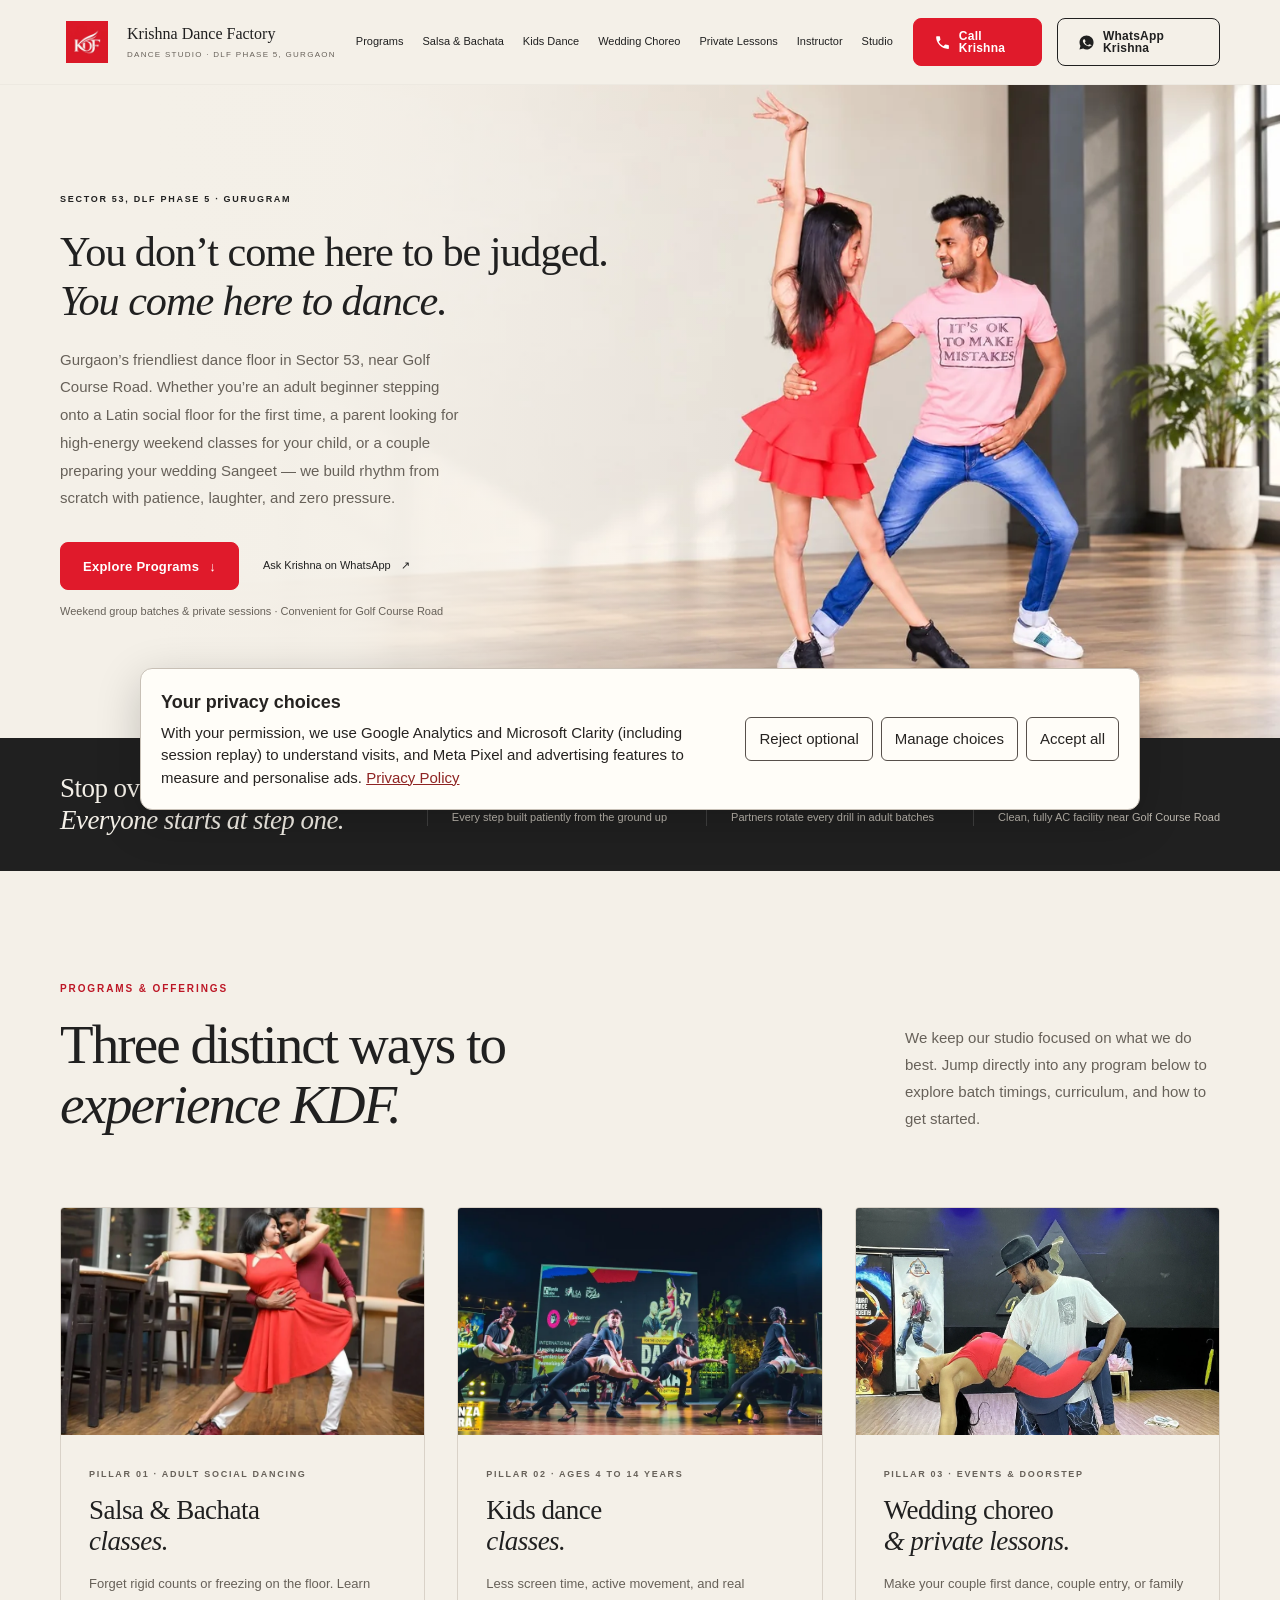
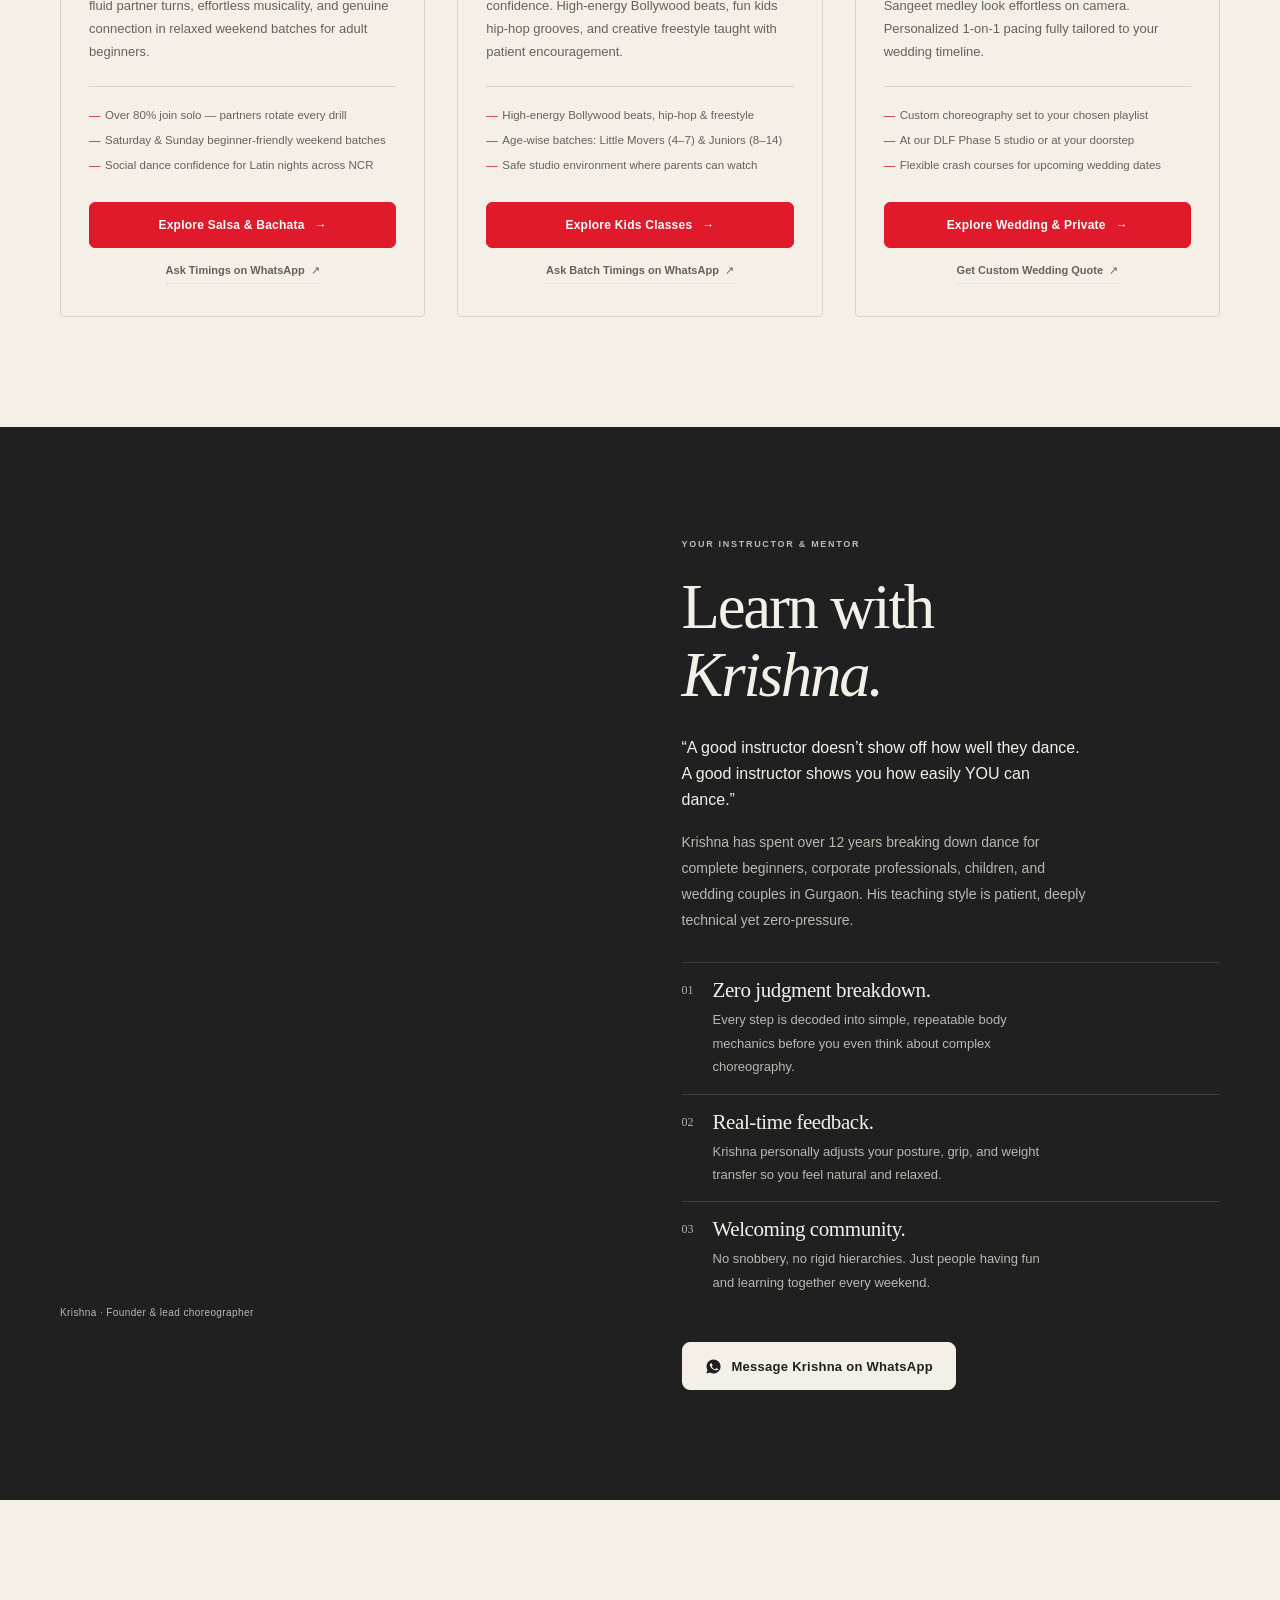
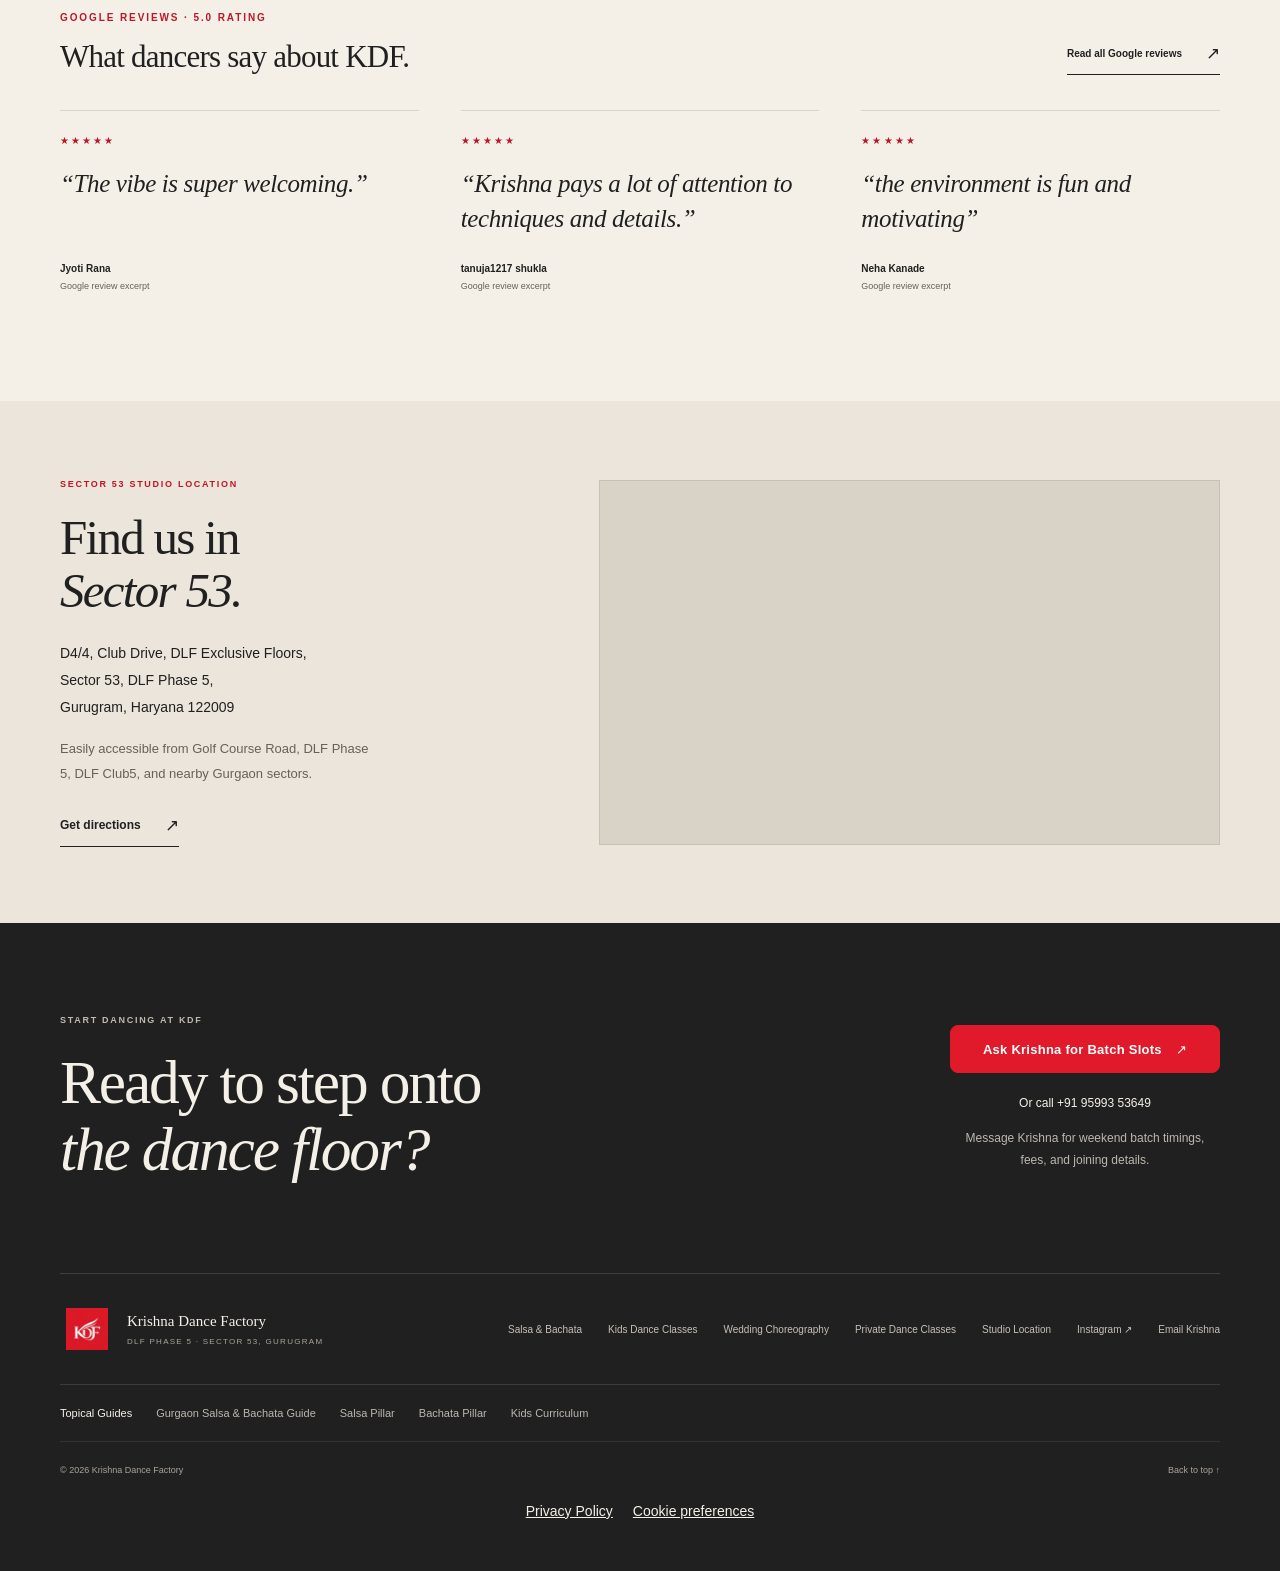
<file: index.html>
<!doctype html>
<html lang="en">
<head>
  <meta charset="utf-8">
  <meta name="viewport" content="width=device-width, initial-scale=1">
  <meta name="robots" content="index, follow, max-image-preview:large">
  <meta name="theme-color" content="#f4f0e8">
  <title>Krishna Dance Factory Gurgaon | Salsa, Bachata &amp; Dance Studio Sector 53</title>
  <meta name="description" content="Gurgaon's top-rated dance studio in DLF Phase 5, Sector 53 near Golf Course Road. Beginner-friendly Salsa &amp; Bachata, Kids dance classes, and Wedding choreography. Call 095993 53649.">
  <link rel="canonical" href="https://krishnadancefactory.in/">
  <meta property="og:type" content="website">
  <meta property="og:site_name" content="Krishna Dance Factory">
  <meta property="og:locale" content="en_IN">
  <meta property="og:title" content="Krishna Dance Factory Gurgaon | Salsa, Bachata &amp; Dance Studio Sector 53">
  <meta property="og:description" content="Gurgaon's top-rated dance studio in DLF Phase 5, Sector 53 near Golf Course Road. Beginner-friendly Salsa &amp; Bachata, Kids dance classes, and Wedding choreography. Call 095993 53649.">
  <meta property="og:url" content="https://krishnadancefactory.in/">
  <meta property="og:image" content="https://krishnadancefactory.in/salsa-bachata/assets/hero-first-dance.jpg">
  <meta property="og:image:width" content="1672">
  <meta property="og:image:height" content="941">
  <meta property="og:image:alt" content="Krishna Dance Factory — salsa, bachata, and dance studio in Gurgaon">
  <meta name="twitter:card" content="summary_large_image">
  <meta name="twitter:title" content="Krishna Dance Factory Gurgaon | Salsa, Bachata &amp; Dance Studio Sector 53">
  <meta name="twitter:description" content="Gurgaon's top-rated dance studio in DLF Phase 5, Sector 53 near Golf Course Road. Beginner-friendly Salsa &amp; Bachata, Kids dance classes, and Wedding choreography. Call 095993 53649.">
  <meta name="twitter:image" content="https://krishnadancefactory.in/salsa-bachata/assets/hero-first-dance.jpg">
  <link rel="icon" href="salsa-bachata/assets/optimized/kdf-logo-192.webp" type="image/webp">
  <link rel="preload" href="salsa-bachata/assets/optimized/hero-first-dance-1672.webp" as="image" type="image/webp" imagesrcset="salsa-bachata/assets/optimized/hero-first-dance-640.webp 640w, salsa-bachata/assets/optimized/hero-first-dance-960.webp 960w, salsa-bachata/assets/optimized/hero-first-dance-1440.webp 1440w, salsa-bachata/assets/optimized/hero-first-dance-1672.webp 1672w" imagesizes="(max-width: 700px) 180vw, 100vw" fetchpriority="high">
  <link rel="stylesheet" href="home.css">
  <!-- Shared production tracking; local and staging previews do not send data. -->
  <link rel="stylesheet" href="/privacy.css?v=20261106-2">
  <script src="/tracking.js"></script>
  <script src="home.js" defer></script>
  <script type="application/ld+json">
{
  "@context": "https://schema.org",
  "@graph": [
    {
      "@type": "LocalBusiness",
      "@id": "https://krishnadancefactory.in/#danceschool",
      "name": "Krishna Dance Factory",
      "alternateName": [
        "KDF Dance Studio Gurgaon",
        "Krishna Dance Academy"
      ],
      "url": "https://krishnadancefactory.in/",
      "telephone": "+919599353649",
      "email": "krishnachoreographer@gmail.com",
      "image": "https://krishnadancefactory.in/salsa-bachata/assets/krishna-portrait.jpg",
      "address": {
        "@type": "PostalAddress",
        "streetAddress": "D4/4, Club Drive, DLF Exclusive Floors, Sector 53, DLF Phase 5",
        "addressLocality": "Gurugram",
        "addressRegion": "Haryana",
        "postalCode": "122009",
        "addressCountry": "IN"
      },
      "hasMap": "https://maps.google.com/maps?cid=18175839460244014133",
      "areaServed": [
        {
          "@type": "Place",
          "name": "Sector 53, Gurugram"
        },
        {
          "@type": "Place",
          "name": "DLF Phase 5"
        },
        {
          "@type": "Place",
          "name": "Golf Course Road"
        },
        {
          "@type": "City",
          "name": "Gurgaon"
        }
      ],
      "sameAs": [
        "https://www.instagram.com/krishnachoreographer",
        "https://maps.google.com/maps?cid=18175839460244014133"
      ],
      "logo": "https://krishnadancefactory.in/kdf_logo_red.webp",
      "priceRange": "₹₹",
      "geo": {
        "@type": "GeoCoordinates",
        "latitude": 28.4456,
        "longitude": 77.0978
      },
      "aggregateRating": {
        "@type": "AggregateRating",
        "ratingValue": "5.0",
        "bestRating": "5",
        "worstRating": "1",
        "ratingCount": "48"
      },
      "review": [
        {
          "@type": "Review",
          "author": {
            "@type": "Person",
            "name": "Jyoti Rana"
          },
          "reviewRating": {
            "@type": "Rating",
            "ratingValue": "5",
            "bestRating": "5"
          },
          "reviewBody": "The vibe is super welcoming."
        },
        {
          "@type": "Review",
          "author": {
            "@type": "Person",
            "name": "tanuja1217 shukla"
          },
          "reviewRating": {
            "@type": "Rating",
            "ratingValue": "5",
            "bestRating": "5"
          },
          "reviewBody": "Krishna pays a lot of attention to techniques and details."
        },
        {
          "@type": "Review",
          "author": {
            "@type": "Person",
            "name": "Neha Kanade"
          },
          "reviewRating": {
            "@type": "Rating",
            "ratingValue": "5",
            "bestRating": "5"
          },
          "reviewBody": "the environment is fun and motivating"
        }
      ]
    },
    {
      "@type": "WebPage",
      "@id": "https://krishnadancefactory.in/#webpage",
      "url": "https://krishnadancefactory.in/",
      "name": "Krishna Dance Factory Gurgaon | Salsa, Bachata & Dance Studio Sector 53",
      "description": "Gurgaon's top-rated dance studio in DLF Phase 5, Sector 53 near Golf Course Road. Beginner-friendly Salsa & Bachata, Kids dance classes, and Wedding choreography.",
      "inLanguage": "en-IN",
      "about": {
        "@id": "https://krishnadancefactory.in/#danceschool"
      }
    }
  ]
}
  </script>
<link rel="stylesheet" href="contact-clearance.css">
</head>
<body>
  <a class="skip-link" href="#main">Skip to content</a>
  <header class="site-header">
    <div class="container nav-wrap">
      <a class="brand" href="https://krishnadancefactory.in/" aria-label="Krishna Dance Factory homepage">
        <img src="salsa-bachata/assets/optimized/kdf-logo-192.webp" alt="KDF" width="192" height="192">
        <span>Krishna Dance Factory<small>DANCE STUDIO · DLF PHASE 5, GURGAON</small></span>
      </a>
      <nav id="main-navigation" class="main-nav" aria-label="Main page navigation">
        <a href="#classes">Programs</a>
        <a href="salsa-bachata/">Salsa &amp; Bachata</a>
        <a href="kids-dance-classes/">Kids Dance</a>
        <a href="wedding-choreography/">Wedding Choreo</a>
        <a href="private-classes/">Private Lessons</a>
        <a href="#krishna">Instructor</a>
        <a href="#location">Studio</a>
      </nav>
      <div class="nav-actions">
        <a class="button button-call button-call-header" href="tel:+919599353649">
          <svg class="btn-icon" viewBox="0 0 24 24" width="16" height="16" fill="currentColor" aria-hidden="true"><path d="M6.62 10.79a15.05 15.05 0 006.59 6.59l2.2-2.2a1 1 0 011.02-.24c1.12.37 2.33.57 3.57.57a1 1 0 011 1V20a1 1 0 01-1 1A17 17 0 013 4a1 1 0 011-1h3.5a1 1 0 011 1c0 1.25.2 2.45.57 3.57a1 1 0 01-.25 1.02l-2.2 2.2z"/></svg>
          <span>Call Krishna</span>
        </a>
        <a class="button button-outline button-wa-header" href="https://wa.me/919599353649?text=Hi%20Krishna!%20I'm%20exploring%20dance%20classes%20at%20KDF%20in%20Gurgaon.%20Please%20share%20details%20for%20current%20batches." target="_blank" rel="noopener noreferrer">
          <svg class="btn-icon" viewBox="0 0 24 24" width="16" height="16" fill="currentColor" aria-hidden="true"><path d="M12.04 2C6.58 2 2.13 6.45 2.13 11.91c0 1.75.46 3.45 1.32 4.95L2.05 22l5.25-1.38c1.45.79 3.08 1.21 4.74 1.21 5.46 0 9.91-4.45 9.91-9.91 0-2.65-1.03-5.14-2.9-7.01A9.82 9.82 0 0012.04 2zm5.8 14.16c-.24.68-1.4 1.28-1.94 1.34-.51.06-1.18.08-3.41-.83-2.68-1.1-4.39-3.83-4.52-4.01-.13-.18-1.08-1.44-1.08-2.75 0-1.31.69-1.96.93-2.22.24-.26.54-.33.72-.33.18 0 .36 0 .52.01.17.01.4.06.61.56.24.57.82 2 .89 2.15.07.15.12.33.02.53-.1.2-.15.32-.3.5-.15.18-.32.4-.46.54-.15.15-.31.31-.13.62.18.31.8 1.31 1.71 2.12 1.17 1.04 2.16 1.36 2.47 1.51.31.15.49.13.67-.08.18-.21.78-.91.99-1.22.21-.31.42-.26.7-.15.28.11 1.77.83 2.07.98.3.15.5.23.57.35.07.12.07.72-.17 1.4z"/></svg>
          <span>WhatsApp Krishna</span>
        </a>
        <button class="menu-toggle" aria-label="Open navigation" aria-controls="main-navigation" aria-expanded="false">
          <span></span><span></span>
        </button>
      </div>
    </div>
  </header>

  <main id="main">
    <!-- ============ HERO ============ -->
    <section class="hero" id="top" aria-labelledby="hero-title">
      <img class="hero-image" src="salsa-bachata/assets/optimized/hero-first-dance-1672.webp" srcset="salsa-bachata/assets/optimized/hero-first-dance-640.webp 640w, salsa-bachata/assets/optimized/hero-first-dance-960.webp 960w, salsa-bachata/assets/optimized/hero-first-dance-1440.webp 1440w, salsa-bachata/assets/optimized/hero-first-dance-1672.webp 1672w" sizes="(max-width: 700px) 180vw, 100vw" alt="Krishna and his partner dancing in the Gurgaon dance studio" width="1672" height="941" fetchpriority="high" decoding="async">
      <div class="hero-blend" aria-hidden="true"></div>
      <div class="container hero-container">
        <div class="hero-copy">
          <p class="eyebrow">Sector 53, DLF Phase 5 · Gurugram</p>
          <h1 id="hero-title">You don’t come here to be judged.<br><em>You come here to dance.</em></h1>
          <p class="hero-intro">Gurgaon’s friendliest dance floor in Sector 53, near Golf Course Road. Whether you’re an adult beginner stepping onto a Latin social floor for the first time, a parent looking for high-energy weekend classes for your child, or a couple preparing your wedding Sangeet — we build rhythm from scratch with patience, laughter, and zero pressure.</p>
          <div class="hero-actions">
            <a class="button" href="#classes">Explore Programs <span aria-hidden="true">↓</span></a>
            <a class="quiet-link" href="https://wa.me/919599353649?text=Hi%20Krishna!%20I'm%20exploring%20dance%20classes%20at%20KDF%20in%20Gurgaon.%20Please%20help%20me%20choose%20a%20suitable%20batch." target="_blank" rel="noopener noreferrer">Ask Krishna on WhatsApp <span aria-hidden="true">↗</span></a>
          </div>
          <p class="microcopy">Weekend group batches &amp; private sessions · Convenient for Golf Course Road</p>
        </div>
      </div>
    </section>

    <!-- ============ VALUE STRIP ============ -->
    <section class="welcome-strip dark-section" aria-label="What to expect at KDF">
      <div class="container welcome-inner">
        <p>Stop overthinking it.<br><em>Everyone starts at step one.</em></p>
        <div class="welcome-points">
          <span><b>Two left feet welcome</b>Every step built patiently from the ground up</span>
          <span><b>No partner needed</b>Partners rotate every drill in adult batches</span>
          <span><b>DLF Phase 5 Studio</b>Clean, fully AC facility near Golf Course Road</span>
        </div>
      </div>
    </section>

    <!-- ============ 3 CORE DOORS ============ -->
    <section class="section-space" id="classes" aria-labelledby="classes-title">
      <div class="container">
        <div class="section-heading split-heading">
          <div>
            <p class="eyebrow red-eyebrow">Programs &amp; Offerings</p>
            <h2 id="classes-title">Three distinct ways to<br><em>experience KDF.</em></h2>
          </div>
          <p>We keep our studio focused on what we do best. Jump directly into any program below to explore batch timings, curriculum, and how to get started.</p>
        </div>

        <div class="doors-grid">
          <!-- Door 01: Salsa & Bachata -->
          <article class="door-card">
            <div class="door-media">
              <img src="salsa-bachata/assets/optimized/salsa-800.webp" alt="Salsa and Bachata classes in Gurgaon at KDF" width="800" height="534" loading="lazy" decoding="async">
            </div>
            <div class="door-body">
              <p class="eyebrow red-eyebrow">Pillar 01 · Adult Social Dancing</p>
              <h3>Salsa &amp; Bachata<br><em>classes.</em></h3>
              <p>Forget rigid counts or freezing on the floor. Learn fluid partner turns, effortless musicality, and genuine connection in relaxed weekend batches for adult beginners.</p>
              <ul class="door-features">
                <li>Over 80% join solo — partners rotate every drill</li>
                <li>Saturday &amp; Sunday beginner-friendly weekend batches</li>
                <li>Social dance confidence for Latin nights across NCR</li>
              </ul>
              <div class="door-actions">
                <a class="button button-small" href="salsa-bachata/">Explore Salsa &amp; Bachata <span>→</span></a>
                <a class="door-link" href="https://wa.me/919599353649?text=Hi%20Krishna!%20I'm%20interested%20in%20Salsa%20and%20Bachata%20classes%20in%20Gurgaon.%20Please%20share%20timings." target="_blank" rel="noopener noreferrer">Ask Timings on WhatsApp <span>↗</span></a>
              </div>
            </div>
          </article>

          <!-- Door 02: Kids Dance Classes -->
          <article class="door-card">
            <div class="door-media">
              <img src="kids-dance-classes/assets/optimized/kids-hero-960.webp" alt="Kids dance classes in Gurgaon at KDF" width="960" height="540" loading="lazy" decoding="async">
            </div>
            <div class="door-body">
              <p class="eyebrow red-eyebrow">Pillar 02 · Ages 4 to 14 Years</p>
              <h3>Kids dance<br><em>classes.</em></h3>
              <p>Less screen time, active movement, and real confidence. High-energy Bollywood beats, fun kids hip-hop grooves, and creative freestyle taught with patient encouragement.</p>
              <ul class="door-features">
                <li>High-energy Bollywood beats, hip-hop &amp; freestyle</li>
                <li>Age-wise batches: Little Movers (4–7) &amp; Juniors (8–14)</li>
                <li>Safe studio environment where parents can watch</li>
              </ul>
              <div class="door-actions">
                <a class="button button-small" href="kids-dance-classes/">Explore Kids Classes <span>→</span></a>
                <a class="door-link" href="https://wa.me/919599353649?text=Hi%20Krishna!%20I'm%20interested%20in%20weekend%20kids%20dance%20classes%20in%20Gurgaon.%20Please%20share%20timings%20and%20fees." target="_blank" rel="noopener noreferrer">Ask Batch Timings on WhatsApp <span>↗</span></a>
              </div>
            </div>
          </article>

          <!-- Door 03: Wedding Choreography & Private -->
          <article class="door-card">
            <div class="door-media">
              <img src="images/landing/wedding-couple-dip.webp" alt="Wedding dance choreography and couple first dance in Gurgaon" width="1143" height="714" loading="lazy" decoding="async">
            </div>
            <div class="door-body">
              <p class="eyebrow red-eyebrow">Pillar 03 · Events &amp; Doorstep</p>
              <h3>Wedding choreo<br><em>&amp; private lessons.</em></h3>
              <p>Make your couple first dance, couple entry, or family Sangeet medley look effortless on camera. Personalized 1-on-1 pacing fully tailored to your wedding timeline.</p>
              <ul class="door-features">
                <li>Custom choreography set to your chosen playlist</li>
                <li>At our DLF Phase 5 studio or at your doorstep</li>
                <li>Flexible crash courses for upcoming wedding dates</li>
              </ul>
              <div class="door-actions">
                <a class="button button-small" href="wedding-choreography/">Explore Wedding &amp; Private <span>→</span></a>
                <a class="door-link" href="https://wa.me/919599353649?text=Hi%20Krishna!%20I'm%20looking%20for%20wedding%20choreography%20in%20Gurgaon.%20Please%20share%20details." target="_blank" rel="noopener noreferrer">Get Custom Wedding Quote <span>↗</span></a>
              </div>
            </div>
          </article>
        </div>
      </div>
    </section>

    <!-- ============ TEACHER SECTION ============ -->
    <section class="teacher-section dark-section section-space" id="krishna" aria-labelledby="teacher-title">
      <div class="container teacher-layout">
        <figure class="teacher-photo">
          <img src="salsa-bachata/assets/optimized/krishna-portrait-800.webp" srcset="salsa-bachata/assets/optimized/krishna-portrait-480.webp 480w, salsa-bachata/assets/optimized/krishna-portrait-800.webp 800w, salsa-bachata/assets/optimized/krishna-portrait-1200.webp 1200w" sizes="(max-width: 370px) calc(100vw - 32px), (max-width: 460px) calc(100vw - 40px), (max-width: 700px) 420px, (max-width: 1224px) 50vw, 512px" alt="Solo portrait of Krishna in a denim shirt at the Gurgaon dance studio" width="1200" height="1800" loading="lazy" decoding="async">
          <figcaption>Krishna · Founder &amp; lead choreographer</figcaption>
        </figure>
        <div class="teacher-copy">
          <p class="eyebrow">Your instructor &amp; mentor</p>
          <h2 id="teacher-title">Learn with<br><em>Krishna.</em></h2>
          <p class="teacher-intro">“A good instructor doesn’t show off how well they dance. A good instructor shows you how easily YOU can dance.”</p>
          <p>Krishna has spent over 12 years breaking down dance for complete beginners, corporate professionals, children, and wedding couples in Gurgaon. His teaching style is patient, deeply technical yet zero-pressure.</p>
          <div class="teaching-approach">
            <div>
              <span>01</span>
              <div>
                <h3>Zero judgment breakdown.</h3>
                <p>Every step is decoded into simple, repeatable body mechanics before you even think about complex choreography.</p>
              </div>
            </div>
            <div>
              <span>02</span>
              <div>
                <h3>Real-time feedback.</h3>
                <p>Krishna personally adjusts your posture, grip, and weight transfer so you feel natural and relaxed.</p>
              </div>
            </div>
            <div>
              <span>03</span>
              <div>
                <h3>Welcoming community.</h3>
                <p>No snobbery, no rigid hierarchies. Just people having fun and learning together every weekend.</p>
              </div>
            </div>
          </div>
          <a class="button button-cream" href="https://wa.me/919599353649?text=Hi%20Krishna!%20I'm%20interested%20in%20dance%20classes%20at%20KDF.%20Please%20help%20me%20choose%20a%20suitable%20batch." target="_blank" rel="noopener noreferrer">
            <svg class="btn-icon" viewBox="0 0 24 24" width="18" height="18" fill="currentColor" aria-hidden="true"><path d="M12.04 2C6.58 2 2.13 6.45 2.13 11.91c0 1.75.46 3.45 1.32 4.95L2.05 22l5.25-1.38c1.45.79 3.08 1.21 4.74 1.21 5.46 0 9.91-4.45 9.91-9.91 0-2.65-1.03-5.14-2.9-7.01A9.82 9.82 0 0012.04 2zm5.8 14.16c-.24.68-1.4 1.28-1.94 1.34-.51.06-1.18.08-3.41-.83-2.68-1.1-4.39-3.83-4.52-4.01-.13-.18-1.08-1.44-1.08-2.75 0-1.31.69-1.96.93-2.22.24-.26.54-.33.72-.33.18 0 .36 0 .52.01.17.01.4.06.61.56.24.57.82 2 .89 2.15.07.15.12.33.02.53-.1.2-.15.32-.3.5-.15.18-.32.4-.46.54-.15.15-.31.31-.13.62.18.31.8 1.31 1.71 2.12 1.17 1.04 2.16 1.36 2.47 1.51.31.15.49.13.67-.08.18-.21.78-.91.99-1.22.21-.31.42-.26.7-.15.28.11 1.77.83 2.07.98.3.15.5.23.57.35.07.12.07.72-.17 1.4z"/></svg>
            <span>Message Krishna on WhatsApp</span>
          </a>
        </div>
      </div>
    </section>

    <!-- ============ REVIEWS ============ -->
    <section class="section-space" aria-labelledby="reviews-title">
      <div class="container">
        <div class="reviews-heading" style="margin-top:0;">
          <div>
            <p class="eyebrow red-eyebrow">Google reviews · 5.0 Rating</p>
            <h3 id="reviews-title">What dancers say about KDF.</h3>
          </div>
          <a class="text-link" href="https://share.google/UefStw4itrTwEu1Ay" target="_blank" rel="noopener noreferrer">Read all Google reviews <span aria-hidden="true">↗</span></a>
        </div>
        <div class="reviews">
          <figure class="review">
            <div class="review-stars" aria-label="5 out of 5 stars">★★★★★</div>
            <blockquote>“The vibe is super welcoming.”</blockquote>
            <figcaption>
              <b>Jyoti Rana</b>
              <span>Google review excerpt</span>
            </figcaption>
          </figure>
          <figure class="review">
            <div class="review-stars" aria-label="5 out of 5 stars">★★★★★</div>
            <blockquote>“Krishna pays a lot of attention to techniques and details.”</blockquote>
            <figcaption>
              <b>tanuja1217 shukla</b>
              <span>Google review excerpt</span>
            </figcaption>
          </figure>
          <figure class="review">
            <div class="review-stars" aria-label="5 out of 5 stars">★★★★★</div>
            <blockquote>“the environment is fun and motivating”</blockquote>
            <figcaption>
              <b>Neha Kanade</b>
              <span>Google review excerpt</span>
            </figcaption>
          </figure>
        </div>
      </div>
    </section>

    <!-- ============ STUDIO LOCATION ============ -->
    <section class="location-section" id="location" aria-labelledby="location-title">
      <div class="container location-layout">
        <div class="location-copy">
          <p class="eyebrow red-eyebrow">Sector 53 Studio Location</p>
          <h2 id="location-title">Find us in<br><em>Sector 53.</em></h2>
          <address>
            D4/4, Club Drive, DLF Exclusive Floors,<br>
            Sector 53, DLF Phase 5,<br>
            Gurugram, Haryana 122009
          </address>
          <p>Easily accessible from Golf Course Road, DLF Phase 5, DLF Club5, and nearby Gurgaon sectors.</p>
          <a class="text-link" href="https://www.google.com/maps/dir/?api=1&amp;destination=Krishna%20Dance%20Factory%2C%20D4%2F4%2C%20Club%20Drive%2C%20DLF%20Exclusive%20Floors%2C%20Sector%2053%2C%20Gurugram%2C%20Haryana%20122009" target="_blank" rel="noopener noreferrer">
            Get directions <span aria-hidden="true">↗</span>
          </a>
        </div>
        <div class="map-wrap">
          <iframe title="Map to Krishna Dance Factory in Sector 53 Gurugram" src="https://www.google.com/maps?q=Krishna%20Dance%20Factory%2C%20D4%2F4%20Club%20Drive%2C%20Sector%2053%2C%20Gurugram&amp;output=embed" width="600" height="410" loading="lazy" referrerpolicy="no-referrer-when-downgrade" allowfullscreen></iframe>
        </div>
      </div>
    </section>

    <!-- ============ FINAL ENQUIRY ============ -->
    <section class="enquiry-section dark-section" id="enquiry" aria-labelledby="enquiry-title">
      <div class="container enquiry-layout">
        <div>
          <p class="eyebrow">Start dancing at KDF</p>
          <h2 id="enquiry-title">Ready to step onto<br><em>the dance floor?</em></h2>
        </div>
        <div class="enquiry-actions">
          <a class="button" href="https://wa.me/919599353649?text=Hi%20Krishna!%20I'm%20interested%20in%20dance%20classes%20at%20KDF%20in%20Gurgaon.%20Please%20share%20details%20for%20current%20batches." target="_blank" rel="noopener noreferrer">
            Ask Krishna for Batch Slots <span aria-hidden="true">↗</span>
          </a>
          <a class="call-link" href="tel:+919599353649">Or call +91 95993 53649</a>
          <p>Message Krishna for weekend batch timings,<br>fees, and joining details.</p>
        </div>
      </div>
    </section>
  </main>

  <!-- ============ FOOTER ============ -->
  <footer class="site-footer dark-section">
    <div class="container footer-top">
      <a class="brand" href="https://krishnadancefactory.in/">
        <img src="salsa-bachata/assets/optimized/kdf-logo-192.webp" alt="KDF" width="192" height="192">
        <span>Krishna Dance Factory<small>DLF PHASE 5 · SECTOR 53, GURUGRAM</small></span>
      </a>
      <div class="footer-links">
        <a href="salsa-bachata/">Salsa &amp; Bachata</a>
        <a href="kids-dance-classes/">Kids Dance Classes</a>
        <a href="wedding-choreography/">Wedding Choreography</a>
        <a href="private-classes/">Private Dance Classes</a>
        <a href="#location">Studio Location</a>
        <a href="https://www.instagram.com/krishnachoreographer/" target="_blank" rel="noopener noreferrer">Instagram ↗</a>
        <a href="mailto:krishnachoreographer@gmail.com">Email Krishna</a>
      </div>
    </div>
    <div class="container more-kdf">
      <span>Topical Guides</span>
      <a href="https://krishnadancefactory.in/guides/best-salsa-bachata-classes-in-gurgaon/">Gurgaon Salsa &amp; Bachata Guide</a>
      <a href="salsa-bachata/#salsa">Salsa Pillar</a>
      <a href="salsa-bachata/#bachata">Bachata Pillar</a>
      <a href="kids-dance-classes/#curriculum">Kids Curriculum</a>
    </div>
    <div class="container footer-bottom">
      <span>© 2026 Krishna Dance Factory</span>
      <a href="#top">Back to top ↑</a>
    </div>
  <div class="kdf-privacy-links"><a href="/privacy-policy/">Privacy Policy</a><button type="button" data-cookie-preferences>Cookie preferences</button></div>
  </footer>

  <!-- ============ MOBILE STICKY CONTACT BAR ============ -->
  <div class="mobile-contact" aria-label="Contact Krishna">
    <a class="mobile-btn mobile-btn-call" href="tel:+919599353649">
      <svg class="btn-icon" viewBox="0 0 24 24" width="16" height="16" fill="currentColor" aria-hidden="true"><path d="M6.62 10.79a15.05 15.05 0 006.59 6.59l2.2-2.2a1 1 0 011.02-.24c1.12.37 2.33.57 3.57.57a1 1 0 011 1V20a1 1 0 01-1 1A17 17 0 013 4a1 1 0 011-1h3.5a1 1 0 011 1c0 1.25.2 2.45.57 3.57a1 1 0 01-.25 1.02l-2.2 2.2z"/></svg>
      <span>Call Krishna</span>
    </a>
    <a class="mobile-btn mobile-btn-wa" href="https://wa.me/919599353649?text=Hi%20Krishna!%20I'm%20exploring%20dance%20classes%20at%20KDF%20in%20Gurgaon.%20Please%20share%20details%20for%20current%20batches." target="_blank" rel="noopener noreferrer">
      <svg class="btn-icon" viewBox="0 0 24 24" width="16" height="16" fill="currentColor" aria-hidden="true"><path d="M12.04 2C6.58 2 2.13 6.45 2.13 11.91c0 1.75.46 3.45 1.32 4.95L2.05 22l5.25-1.38c1.45.79 3.08 1.21 4.74 1.21 5.46 0 9.91-4.45 9.91-9.91 0-2.65-1.03-5.14-2.9-7.01A9.82 9.82 0 0012.04 2zm5.8 14.16c-.24.68-1.4 1.28-1.94 1.34-.51.06-1.18.08-3.41-.83-2.68-1.1-4.39-3.83-4.52-4.01-.13-.18-1.08-1.44-1.08-2.75 0-1.31.69-1.96.93-2.22.24-.26.54-.33.72-.33.18 0 .36 0 .52.01.17.01.4.06.61.56.24.57.82 2 .89 2.15.07.15.12.33.02.53-.1.2-.15.32-.3.5-.15.18-.32.4-.46.54-.15.15-.31.31-.13.62.18.31.8 1.31 1.71 2.12 1.17 1.04 2.16 1.36 2.47 1.51.31.15.49.13.67-.08.18-.21.78-.91.99-1.22.21-.31.42-.26.7-.15.28.11 1.77.83 2.07.98.3.15.5.23.57.35.07.12.07.72-.17 1.4z"/></svg>
      <span>WhatsApp Krishna</span>
    </a>
  </div>
</body>
</html>
</file>
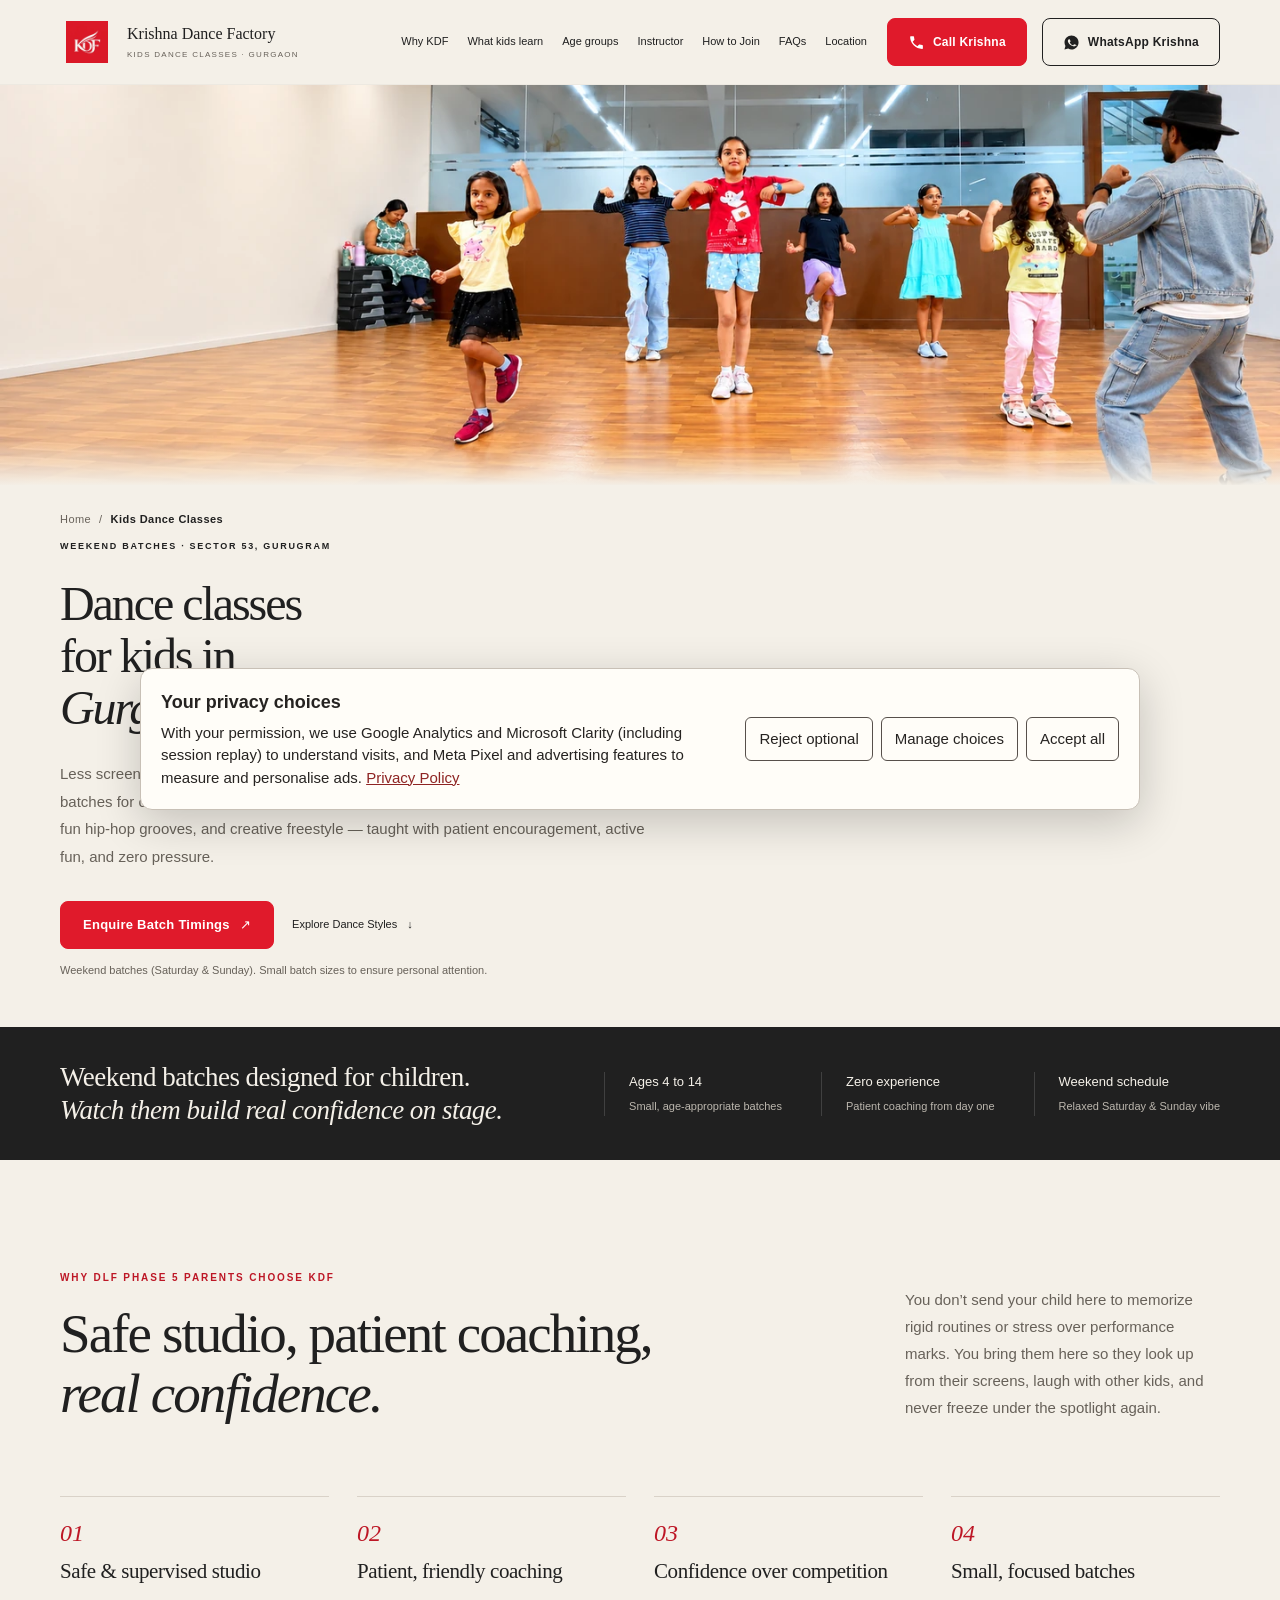
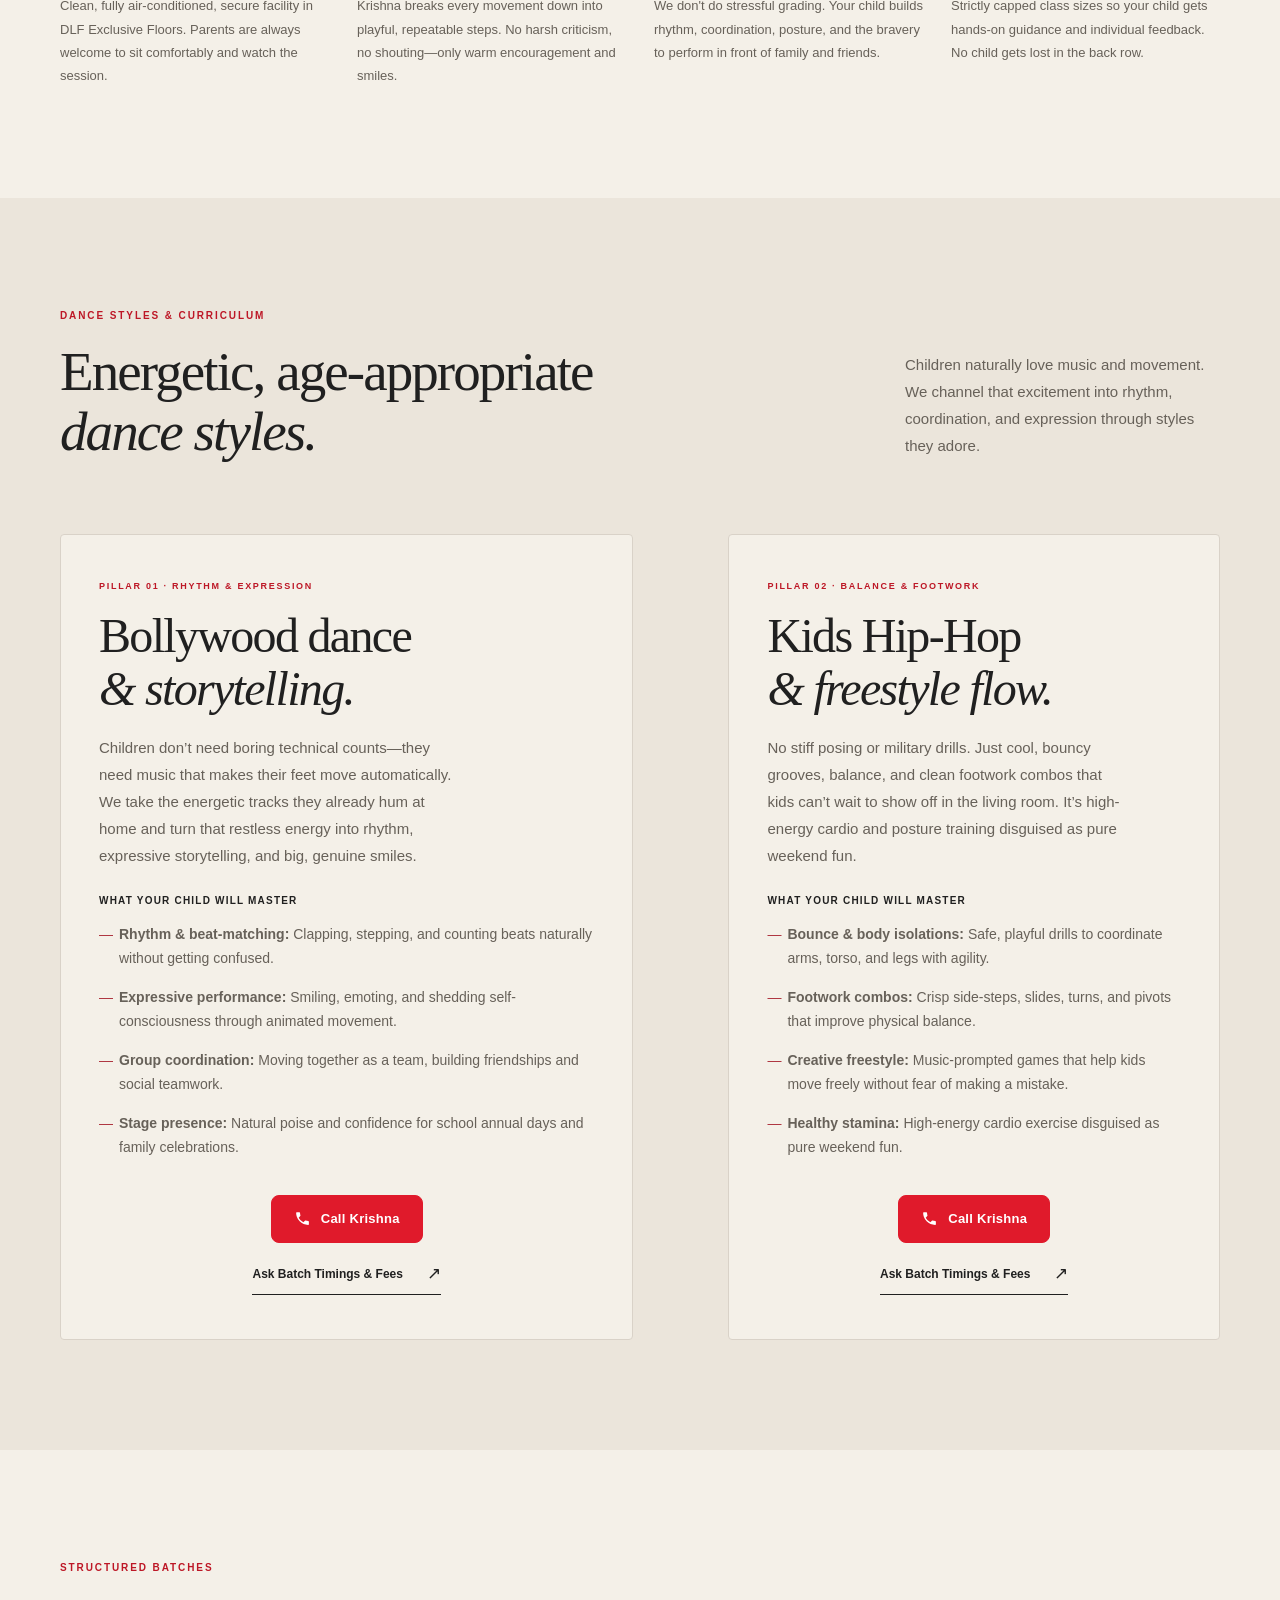
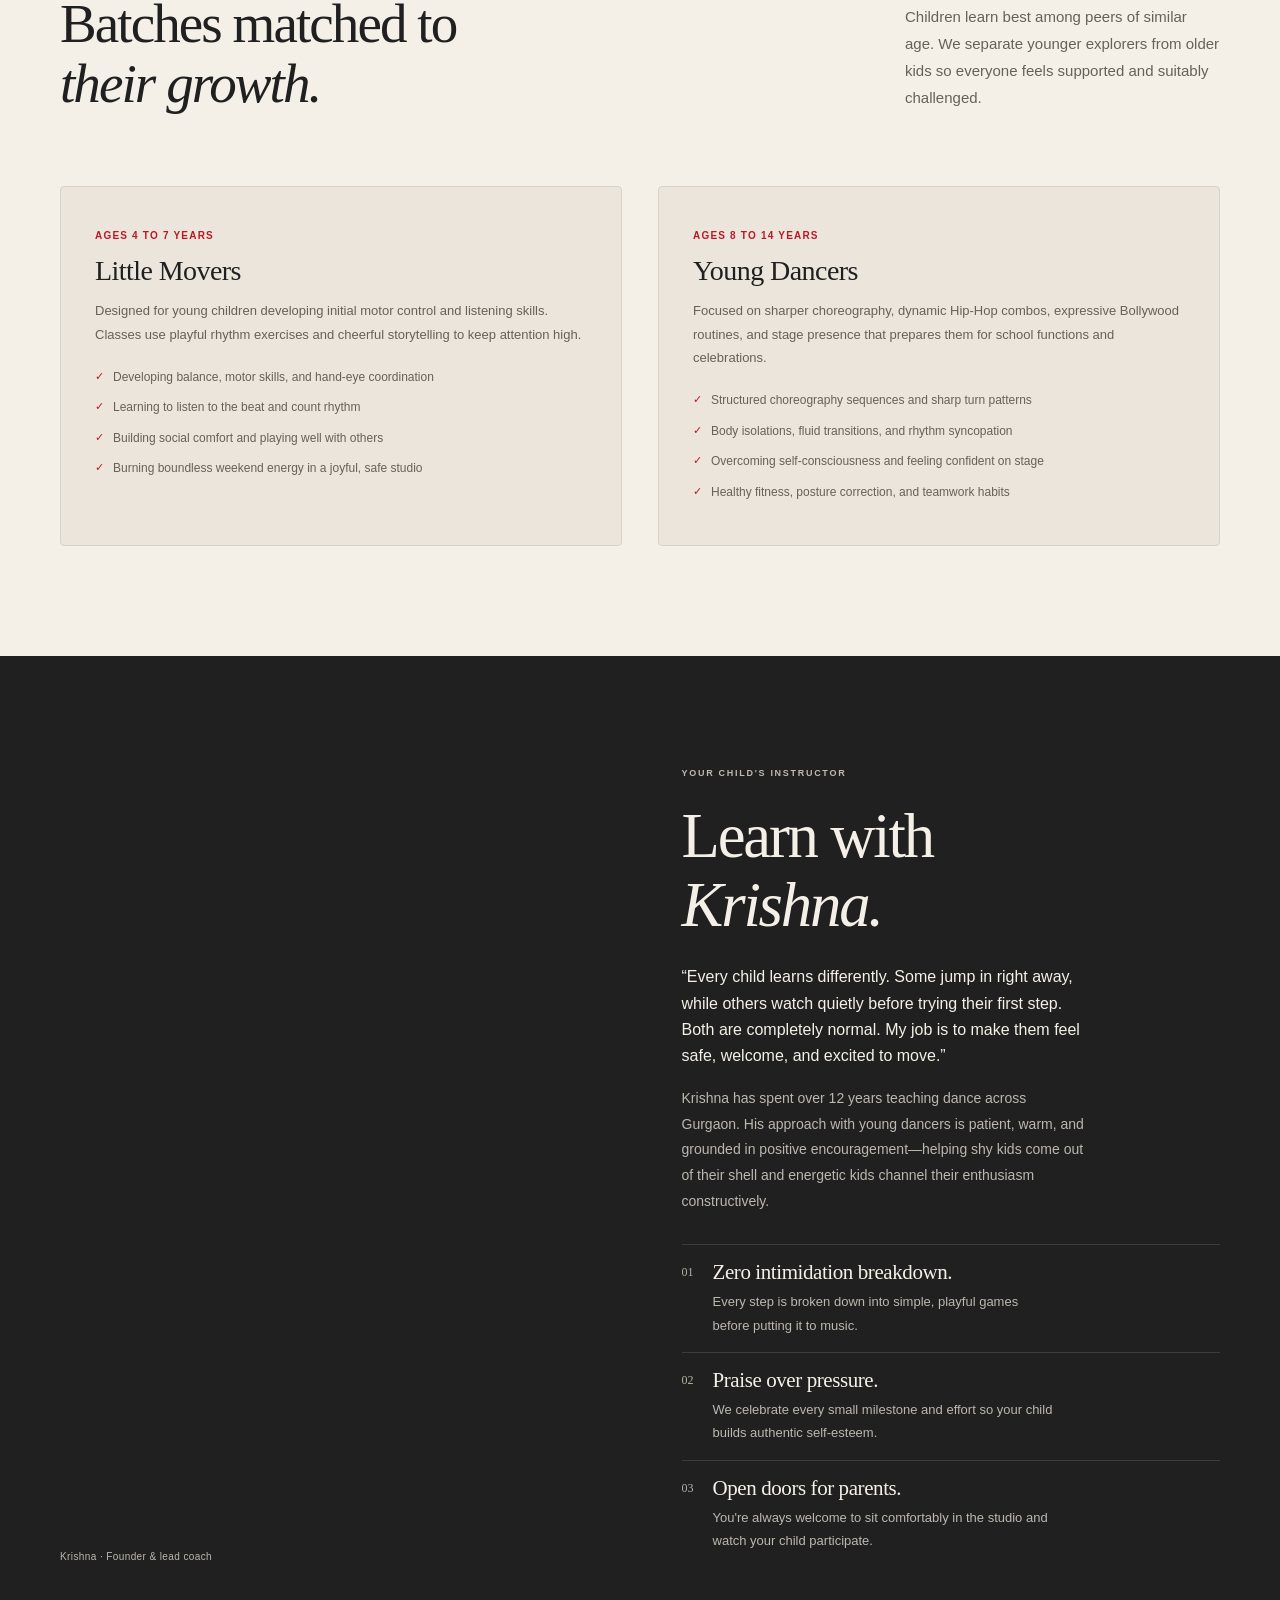
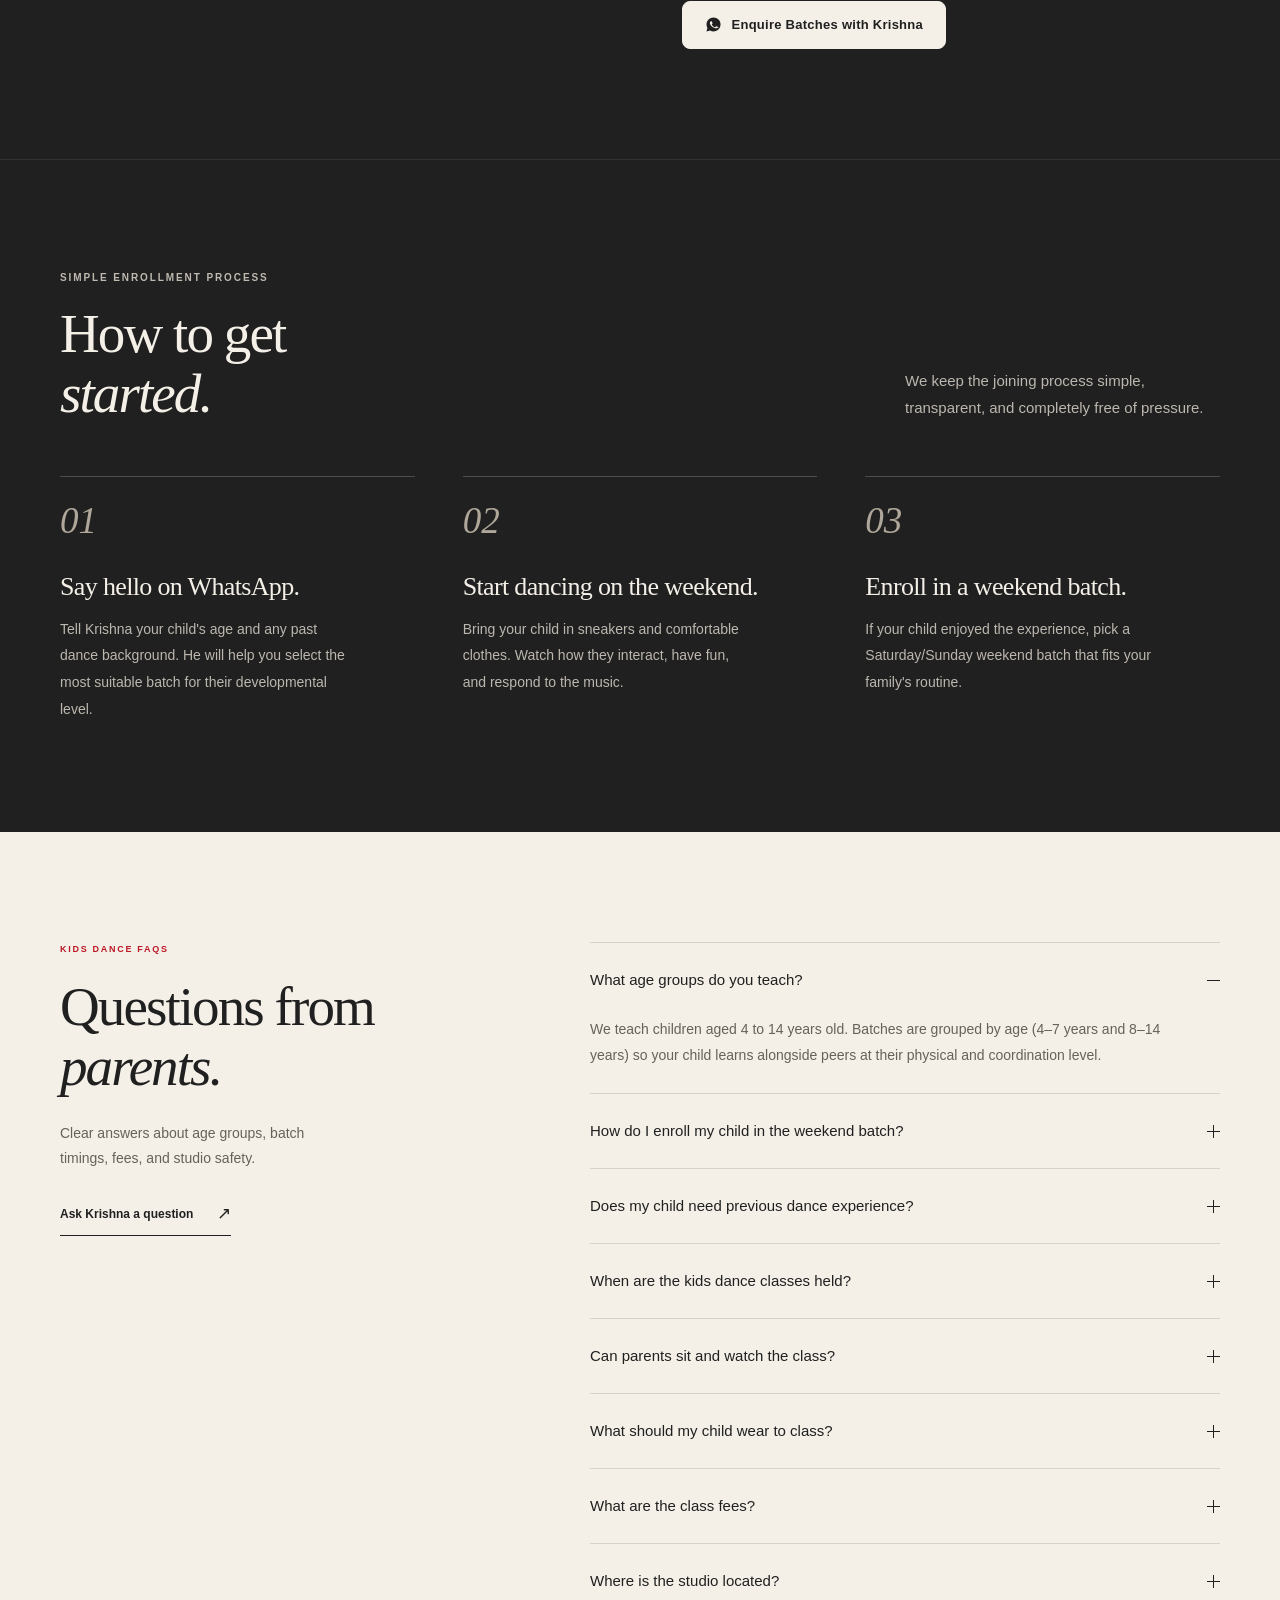
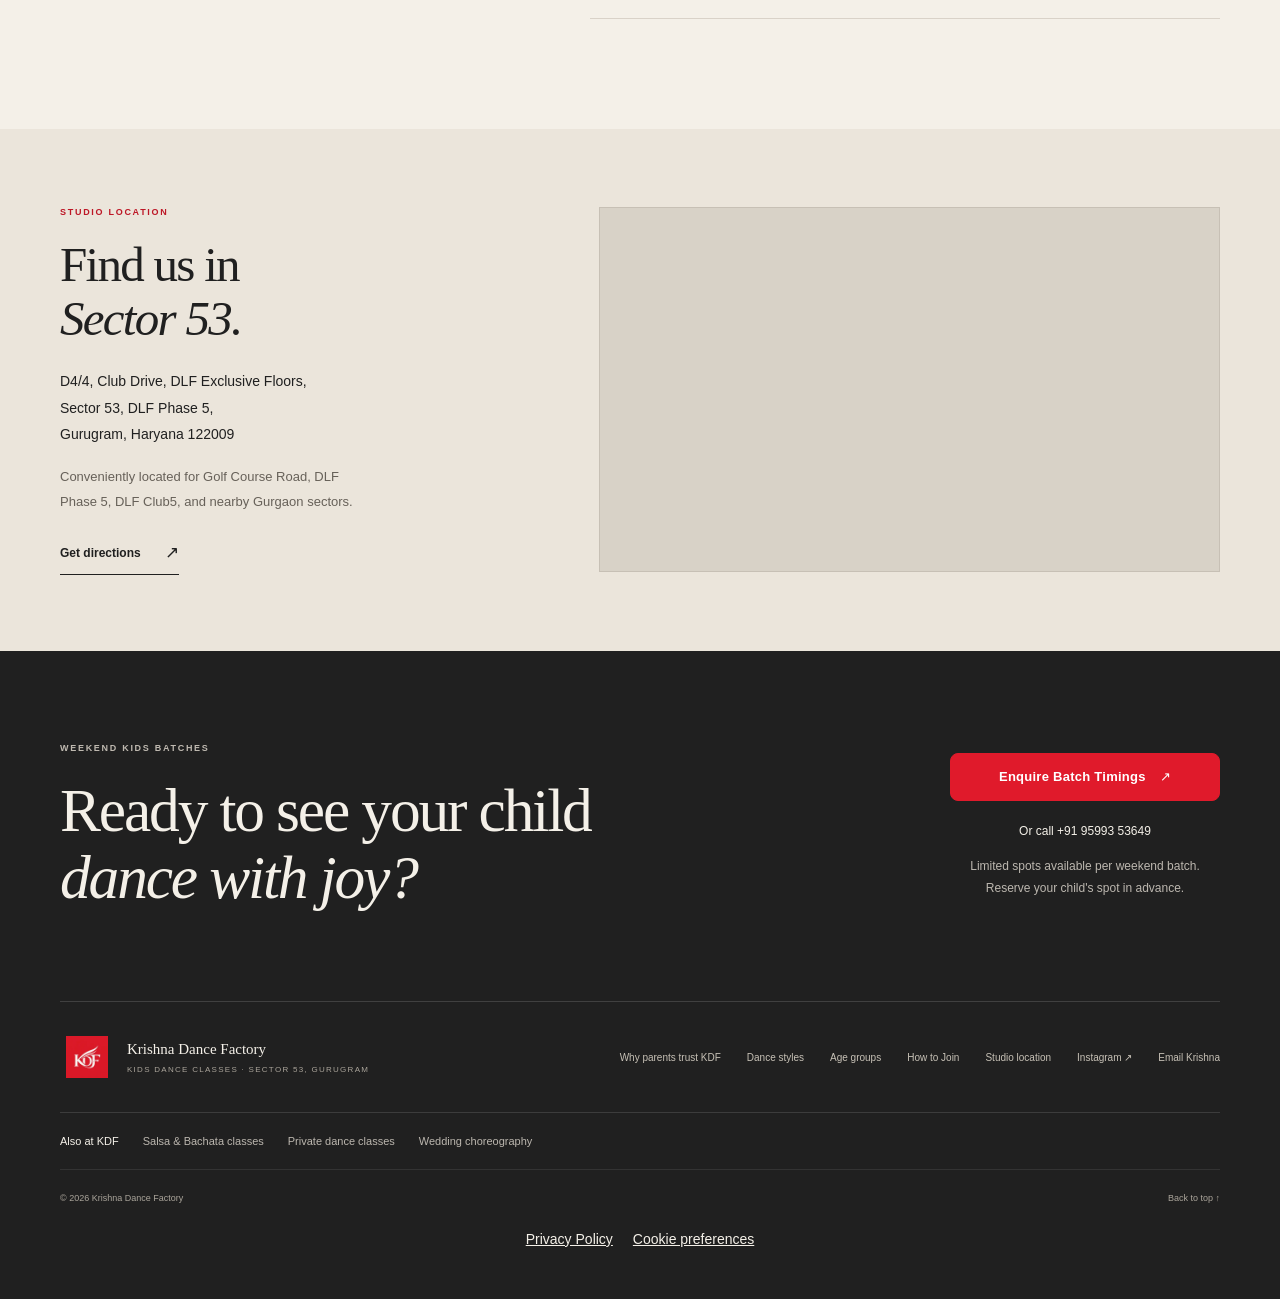
<file: kids-dance-classes/index.html>
<!DOCTYPE html>

<html lang="en">
<head>
<meta charset="utf-8"/>
<meta content="width=device-width, initial-scale=1" name="viewport"/>
<meta content="index, follow, max-image-preview:large" name="robots"/>
<meta content="#f4f0e8" name="theme-color"/>
<title>Dance Classes for Kids in Gurgaon (Ages 4–14) — KDF Sector 53</title>
<meta content="Safe, fun &amp; confidence-building kids dance classes in Gurgaon near Golf Course Road. Bollywood, Hip-Hop &amp; freestyle for ages 4–14. Call Krishna on 095993 53649." name="description"/>
<link href="https://krishnadancefactory.in/kids-dance-classes/" rel="canonical"/>
<meta content="website" property="og:type"/>
<meta content="Krishna Dance Factory" property="og:site_name"/>
<meta content="en_IN" property="og:locale"/>
<meta content="Dance Classes for Kids in Gurgaon (Ages 4–14) — KDF Sector 53" property="og:title"/>
<meta content="Safe, fun &amp; confidence-building kids dance classes in Gurgaon near Golf Course Road. Bollywood, Hip-Hop &amp; freestyle for ages 4–14. Call Krishna on 095993 53649." property="og:description"/>
<meta content="https://krishnadancefactory.in/kids-dance-classes/" property="og:url"/>
<meta content="https://krishnadancefactory.in/kids-dance-classes/assets/optimized/kids-class-hero-selected-1860.webp" property="og:image"/>
<meta content="1860" property="og:image:width"/>
<meta content="845" property="og:image:height"/>
<meta content="Children practicing hip-hop steps while their instructor demonstrates the movement" property="og:image:alt"/>
<meta content="summary_large_image" name="twitter:card"/>
<meta content="Dance Classes for Kids in Gurgaon (Ages 4–14) — KDF Sector 53" name="twitter:title"/>
<meta content="Safe, fun &amp; confidence-building kids dance classes in Gurgaon near Golf Course Road. Bollywood, Hip-Hop &amp; freestyle for ages 4–14. Call Krishna on 095993 53649." name="twitter:description"/>
<meta content="https://krishnadancefactory.in/kids-dance-classes/assets/optimized/kids-class-hero-selected-1860.webp" name="twitter:image"/>
<link href="assets/optimized/kdf-logo-192.webp" rel="icon" type="image/webp"/>
<link as="image" fetchpriority="high" href="assets/optimized/kids-class-hero-selected-1860.webp" imagesizes="(max-width: 700px) 160vw, 100vw" imagesrcset="assets/optimized/kids-class-hero-selected-640.webp 640w, assets/optimized/kids-class-hero-selected-960.webp 960w, assets/optimized/kids-class-hero-selected-1440.webp 1440w, assets/optimized/kids-class-hero-selected-1860.webp 1860w" rel="preload" type="image/webp"/>
<link href="styles.css" rel="stylesheet"/>
<!-- Shared production tracking; local and staging previews do not send data. -->
<link rel="stylesheet" href="/privacy.css?v=20261106-2">
<script src="/tracking.js"></script>
<script defer="" src="script.js"></script>
<script type="application/ld+json">
{
  "@context": "https://schema.org",
  "@graph": [
    {
      "@type": "LocalBusiness",
      "@id": "https://krishnadancefactory.in/#danceschool",
      "name": "Krishna Dance Factory",
      "alternateName": [
        "KDF Dance Studio Gurgaon",
        "Krishna Dance Academy"
      ],
      "url": "https://krishnadancefactory.in/",
      "telephone": "+919599353649",
      "email": "krishnachoreographer@gmail.com",
      "image": "https://krishnadancefactory.in/kids-dance-classes/assets/optimized/krishna-portrait-800.webp",
      "address": {
        "@type": "PostalAddress",
        "streetAddress": "D4/4, Club Drive, DLF Exclusive Floors, Sector 53, DLF Phase 5",
        "addressLocality": "Gurugram",
        "addressRegion": "Haryana",
        "postalCode": "122009",
        "addressCountry": "IN"
      },
      "hasMap": "https://maps.google.com/maps?cid=18175839460244014133",
      "areaServed": [
        {
          "@type": "Place",
          "name": "Sector 53, Gurugram"
        },
        {
          "@type": "Place",
          "name": "DLF Phase 5"
        },
        {
          "@type": "Place",
          "name": "Golf Course Road"
        },
        {
          "@type": "City",
          "name": "Gurgaon"
        }
      ],
      "sameAs": [
        "https://www.instagram.com/krishnachoreographer",
        "https://maps.google.com/maps?cid=18175839460244014133"
      ],
      "logo": "https://krishnadancefactory.in/kdf_logo_red.webp",
      "priceRange": "₹₹",
      "geo": {
        "@type": "GeoCoordinates",
        "latitude": 28.4456,
        "longitude": 77.0978
      },
      "aggregateRating": {
        "@type": "AggregateRating",
        "ratingValue": "5.0",
        "bestRating": "5",
        "worstRating": "1",
        "ratingCount": "48"
      }
    },
    {
      "@type": "WebPage",
      "@id": "https://krishnadancefactory.in/kids-dance-classes/#webpage",
      "url": "https://krishnadancefactory.in/kids-dance-classes/",
      "name": "Dance Classes for Kids in Gurgaon (Ages 4–14) — KDF Sector 53",
      "description": "Safe, fun & confidence-building kids dance classes in Gurgaon near Golf Course Road. Bollywood, Hip-Hop & freestyle for ages 4–14. Call Krishna on 095993 53649.",
      "inLanguage": "en-IN",
      "mainEntity": {
        "@id": "https://krishnadancefactory.in/kids-dance-classes/#service"
      },
      "about": {
        "@id": "https://krishnadancefactory.in/#danceschool"
      },
      "breadcrumb": {
        "@id": "https://krishnadancefactory.in/kids-dance-classes/#breadcrumb"
      }
    },
    {
      "@type": "Service",
      "@id": "https://krishnadancefactory.in/kids-dance-classes/#service",
      "serviceType": "Kids Dance Classes",
      "name": "Kids Dance Classes in Gurgaon, Sector 53, DLF Phase 5",
      "url": "https://krishnadancefactory.in/kids-dance-classes/",
      "description": "Fun, safe, and structured dance classes for children aged 4 to 14 in Bollywood, Hip-Hop, and freestyle rhythm at Krishna Dance Factory, Sector 53, near Golf Course Road in Gurgaon.",
      "provider": {
        "@id": "https://krishnadancefactory.in/#danceschool"
      },
      "areaServed": [
        {
          "@type": "Place",
          "name": "Sector 53, Gurugram"
        },
        {
          "@type": "Place",
          "name": "DLF Phase 5"
        },
        {
          "@type": "Place",
          "name": "Golf Course Road"
        },
        {
          "@type": "City",
          "name": "Gurgaon"
        }
      ],
      "availableChannel": {
        "@type": "ServiceChannel",
        "serviceLocation": {
          "@id": "https://krishnadancefactory.in/#danceschool"
        },
        "servicePhone": {
          "@type": "ContactPoint",
          "telephone": "+919599353649",
          "contactType": "kids class bookings"
        }
      }
    },
    {
      "@type": "FAQPage",
      "@id": "https://krishnadancefactory.in/kids-dance-classes/#faqs",
      "url": "https://krishnadancefactory.in/kids-dance-classes/#faqs",
      "mainEntity": [
        {
          "@type": "Question",
          "name": "What age groups are accepted in kids dance classes?",
          "acceptedAnswer": {
            "@type": "Answer",
            "text": "We welcome children aged 4 to 14 years old. Batches are grouped by age (4–7 years and 8–14 years) so your child learns comfortably with peers at their developmental level."
          }
        },
        {
          "@type": "Question",
          "name": "How do I enroll my child in the weekend batch?",
          "acceptedAnswer": {
            "@type": "Answer",
            "text": "Simply message or call Krishna on WhatsApp (+91 95993 53649) with your child's age. We will share the batch timings, curriculum, and fee structure so you can reserve a spot."
          }
        },
        {
          "@type": "Question",
          "name": "Does my child need previous dance experience?",
          "acceptedAnswer": {
            "@type": "Answer",
            "text": "Not at all. Most children join as complete beginners. Krishna teaches moves step-by-step with patient encouragement so every child feels confident from day one."
          }
        },
        {
          "@type": "Question",
          "name": "When are the kids dance classes held?",
          "acceptedAnswer": {
            "@type": "Answer",
            "text": "Classes run on weekend batches on Saturday and Sunday. Timings are designed around school routines. Call or WhatsApp Krishna on +91 95993 53649 for the exact slot for your child's age group."
          }
        },
        {
          "@type": "Question",
          "name": "Can parents sit and watch the class?",
          "acceptedAnswer": {
            "@type": "Answer",
            "text": "Yes! Our DLF Phase 5 studio has comfortable parent seating. You are welcome to stay, watch your child participate, and see how happily they settle in."
          }
        },
        {
          "@type": "Question",
          "name": "What should my child wear to dance class?",
          "acceptedAnswer": {
            "@type": "Answer",
            "text": "Comfortable clothing that allows easy movement—such as a t-shirt, track pants or leggings—along with clean sneakers or sports shoes. Don't forget to bring a water bottle!"
          }
        },
        {
          "@type": "Question",
          "name": "Where is the studio located?",
          "acceptedAnswer": {
            "@type": "Answer",
            "text": "Krishna Dance Factory is located at D4/4, Club Drive, DLF Exclusive Floors, Sector 53, DLF Phase 5, Gurugram, Haryana 122009 (conveniently accessible from Golf Course Road)."
          }
        }
      ]
    },
    {
      "@type": "BreadcrumbList",
      "@id": "https://krishnadancefactory.in/kids-dance-classes/#breadcrumb",
      "itemListElement": [
        {
          "@type": "ListItem",
          "position": 1,
          "name": "Home",
          "item": "https://krishnadancefactory.in/"
        },
        {
          "@type": "ListItem",
          "position": 2,
          "name": "Kids Dance Classes",
          "item": "https://krishnadancefactory.in/kids-dance-classes/"
        }
      ]
    },
    {
      "@type": "Course",
      "@id": "https://krishnadancefactory.in/kids-dance-classes/#course-little-movers",
      "name": "Little Movers Kids Dance Program in Gurgaon (Ages 4–7)",
      "description": "Playful foundation dance program for young children aged 4 to 7. Develops rhythm, coordination, musicality, and motor skills through energetic Bollywood beats and kid-friendly freestyle drills.",
      "provider": {
        "@id": "https://krishnadancefactory.in/#danceschool"
      },
      "url": "https://krishnadancefactory.in/kids-dance-classes/#age-groups",
      "courseCode": "KDF-KIDS-L1",
      "educationalLevel": "Beginner",
      "teaches": [
        "Basic rhythm counting and beat coordination",
        "Bollywood dance fundamentals",
        "Creative freestyle and spatial balance",
        "Stage confidence and expressive posture"
      ],
      "hasCourseInstance": {
        "@type": "CourseInstance",
        "courseMode": "In-Person",
        "courseWorkload": "PT2H/W",
        "location": {
          "@id": "https://krishnadancefactory.in/#danceschool"
        },
        "instructor": {
          "@type": "Person",
          "name": "Krishna"
        }
      }
    },
    {
      "@type": "Course",
      "@id": "https://krishnadancefactory.in/kids-dance-classes/#course-young-dancers",
      "name": "Young Dancers Bollywood & Hip-Hop Program in Gurgaon (Ages 8–14)",
      "description": "Dynamic dance curriculum for juniors aged 8 to 14. Teaches popular Bollywood routines, introductory hip-hop grooves, isolations, stage performance presence, and confidence building in a positive environment.",
      "provider": {
        "@id": "https://krishnadancefactory.in/#danceschool"
      },
      "url": "https://krishnadancefactory.in/kids-dance-classes/#age-groups",
      "courseCode": "KDF-KIDS-L2",
      "educationalLevel": "Beginner to Intermediate",
      "teaches": [
        "Structured Bollywood choreographies",
        "Hip-hop bounce, freezes, and footwork",
        "Body isolation and musicality",
        "Stage showmanship and group choreography"
      ],
      "hasCourseInstance": {
        "@type": "CourseInstance",
        "courseMode": "In-Person",
        "courseWorkload": "PT2H/W",
        "location": {
          "@id": "https://krishnadancefactory.in/#danceschool"
        },
        "instructor": {
          "@type": "Person",
          "name": "Krishna"
        }
      }
    }
  ]
}
</script>
<link href="../contact-clearance.css" rel="stylesheet"/>
<link href="hero.css" rel="stylesheet"/>
</head>
<body>
<a class="skip-link" href="#main">Skip to content</a>
<header class="site-header">
<div class="container nav-wrap">
<a aria-label="Krishna Dance Factory homepage" class="brand" href="https://krishnadancefactory.in/">
<img alt="KDF" height="192" src="assets/optimized/kdf-logo-192.webp" width="192"/>
<span>Krishna Dance Factory<small>KIDS DANCE CLASSES · GURGAON</small></span>
</a>
<nav aria-label="Kids page sections" class="main-nav" id="main-navigation">
<a href="#why-kdf">Why KDF</a>
<a href="#curriculum">What kids learn</a>
<a href="#age-groups">Age groups</a>
<a href="#instructor">Instructor</a>
<a href="#how-to-join">How to Join</a>
<a href="#faqs">FAQs</a>
<a href="#location">Location</a>
</nav>
<div class="nav-actions">
<a class="button button-call button-call-header" href="tel:+919599353649">
<svg aria-hidden="true" class="btn-icon" fill="currentColor" height="16" viewbox="0 0 24 24" width="16"><path d="M6.62 10.79a15.05 15.05 0 006.59 6.59l2.2-2.2a1 1 0 011.02-.24c1.12.37 2.33.57 3.57.57a1 1 0 011 1V20a1 1 0 01-1 1A17 17 0 013 4a1 1 0 011-1h3.5a1 1 0 011 1c0 1.25.2 2.45.57 3.57a1 1 0 01-.25 1.02l-2.2 2.2z"></path></svg>
<span>Call Krishna</span>
</a>
<a class="button button-outline button-wa-header" href="https://wa.me/919599353649?text=Hi%20Krishna!%20I%20want%20to%20enquire%20about%20weekend%20kids%20dance%20classes%20in%20Gurgaon%20for%20my%20child.%20Child%27s%20age:%20___" rel="noopener noreferrer" target="_blank">
<svg aria-hidden="true" class="btn-icon" fill="currentColor" height="16" viewbox="0 0 24 24" width="16"><path d="M12.04 2C6.58 2 2.13 6.45 2.13 11.91c0 1.75.46 3.45 1.32 4.95L2.05 22l5.25-1.38c1.45.79 3.08 1.21 4.74 1.21 5.46 0 9.91-4.45 9.91-9.91 0-2.65-1.03-5.14-2.9-7.01A9.82 9.82 0 0012.04 2zm5.8 14.16c-.24.68-1.4 1.28-1.94 1.34-.51.06-1.18.08-3.41-.83-2.68-1.1-4.39-3.83-4.52-4.01-.13-.18-1.08-1.44-1.08-2.75 0-1.31.69-1.96.93-2.22.24-.26.54-.33.72-.33.18 0 .36 0 .52.01.17.01.4.06.61.56.24.57.82 2 .89 2.15.07.15.12.33.02.53-.1.2-.15.32-.3.5-.15.18-.32.4-.46.54-.15.15-.31.31-.13.62.18.31.8 1.31 1.71 2.12 1.17 1.04 2.16 1.36 2.47 1.51.31.15.49.13.67-.08.18-.21.78-.91.99-1.22.21-.31.42-.26.7-.15.28.11 1.77.83 2.07.98.3.15.5.23.57.35.07.12.07.72-.17 1.4z"></path></svg>
<span>WhatsApp Krishna</span>
</a>
<button aria-controls="main-navigation" aria-expanded="false" aria-label="Open navigation" class="menu-toggle">
<span></span><span></span>
</button>
</div>
</div>
</header>
<main id="main">
<!-- ============ HERO ============ -->
<section aria-labelledby="hero-title" class="hero kids-class-hero" id="top"><figure class="kids-class-photo"><img alt="Children practicing hip-hop steps while their instructor demonstrates the movement" class="kids-class-photo-image" decoding="async" fetchpriority="high" height="845" sizes="(max-width: 700px) 160vw, 100vw" src="assets/optimized/kids-class-hero-selected-1860.webp" srcset="assets/optimized/kids-class-hero-selected-640.webp 640w, assets/optimized/kids-class-hero-selected-960.webp 960w, assets/optimized/kids-class-hero-selected-1440.webp 1440w, assets/optimized/kids-class-hero-selected-1860.webp 1860w" width="1860"/></figure><div aria-hidden="true" class="kids-hero-blend"></div>
<div class="container hero-container">
<div class="hero-copy">
<nav aria-label="Breadcrumb" class="breadcrumb-nav">
<ol class="breadcrumb-list">
<li><a href="https://krishnadancefactory.in/">Home</a></li>
<li aria-hidden="true">/</li>
<li aria-current="page">Kids Dance Classes</li>
</ol>
</nav>
<p class="eyebrow">Weekend batches · Sector 53, Gurugram</p>
<h1 id="hero-title">Dance classes<br/>for kids in<br/><em>Gurgaon.</em></h1>
<p class="hero-intro">Less screen time, more energy and genuine confidence. Fun, patient weekend dance batches for children aged 4 to 14 in Sector 53, near Golf Course Road. Bollywood rhythm, fun hip-hop grooves, and creative freestyle — taught with patient encouragement, active fun, and zero pressure.</p>
<div class="hero-actions">
<a class="button" href="https://wa.me/919599353649?text=Hi%20Krishna!%20I%20want%20to%20enquire%20about%20weekend%20kids%20dance%20classes%20in%20Gurgaon%20for%20my%20child.%20Child%27s%20age:%20___" rel="noopener noreferrer" target="_blank">
              Enquire Batch Timings <span aria-hidden="true">↗</span>
</a>
<a class="quiet-link" href="#curriculum">Explore Dance Styles <span aria-hidden="true">↓</span></a>
</div>
<p class="microcopy">Weekend batches (Saturday &amp; Sunday). Small batch sizes to ensure personal attention.</p>
</div>
</div>
</section>
<!-- ============ VALUE STRIP ============ -->
<section aria-label="Weekend kids batches" class="welcome-strip dark-section">
<div class="container welcome-inner">
<p>Weekend batches designed for children.<br/><em>Watch them build real confidence on stage.</em></p>
<div class="welcome-points">
<span><b>Ages 4 to 14</b>Small, age-appropriate batches</span>
<span><b>Zero experience</b>Patient coaching from day one</span>
<span><b>Weekend schedule</b>Relaxed Saturday &amp; Sunday vibe</span>
</div>
</div>
</section>
<!-- ============ WHY PARENTS TRUST KDF ============ -->
<section aria-labelledby="why-title" class="section-space" id="why-kdf">
<div class="container">
<div class="section-heading split-heading">
<div>
<p class="eyebrow red-eyebrow">Why DLF Phase 5 parents choose KDF</p>
<h2 id="why-title">Safe studio, patient coaching,<br/><em>real confidence.</em></h2>
</div>
<p>You don’t send your child here to memorize rigid routines or stress over performance marks. You bring them here so they look up from their screens, laugh with other kids, and never freeze under the spotlight again.</p>
</div>
<div class="cards-grid-4">
<article class="parent-card">
<span class="card-num">01</span>
<h3>Safe &amp; supervised studio</h3>
<p>Clean, fully air-conditioned, secure facility in DLF Exclusive Floors. Parents are always welcome to sit comfortably and watch the session.</p>
</article>
<article class="parent-card">
<span class="card-num">02</span>
<h3>Patient, friendly coaching</h3>
<p>Krishna breaks every movement down into playful, repeatable steps. No harsh criticism, no shouting—only warm encouragement and smiles.</p>
</article>
<article class="parent-card">
<span class="card-num">03</span>
<h3>Confidence over competition</h3>
<p>We don't do stressful grading. Your child builds rhythm, coordination, posture, and the bravery to perform in front of family and friends.</p>
</article>
<article class="parent-card">
<span class="card-num">04</span>
<h3>Small, focused batches</h3>
<p>Strictly capped class sizes so your child gets hands-on guidance and individual feedback. No child gets lost in the back row.</p>
</article>
</div>
</div>
</section>
<!-- ============ WHAT KIDS LEARN ============ -->
<section aria-labelledby="curriculum-title" class="section-space" id="curriculum" style="background:var(--soft);">
<div class="container">
<div class="section-heading split-heading">
<div>
<p class="eyebrow red-eyebrow">Dance styles &amp; curriculum</p>
<h2 id="curriculum-title">Energetic, age-appropriate<br/><em>dance styles.</em></h2>
</div>
<p>Children naturally love music and movement. We channel that excitement into rhythm, coordination, and expression through styles they adore.</p>
</div>
<!-- Pillars: Bollywood & Hip-Hop -->
<article aria-labelledby="bollywood-title" class="dance-row" id="bollywood">
<div class="dance-copy" style="background:var(--ivory);padding:44px 38px;border:1px solid var(--line);border-radius:4px;">
<p class="eyebrow red-eyebrow">Pillar 01 · Rhythm &amp; Expression</p>
<h2 id="bollywood-title" style="font-size:clamp(34px,3.8vw,48px);line-height:1.1;margin-bottom:18px;">Bollywood dance <br/><em>&amp; storytelling.</em></h2>
<p>Children don’t need boring technical counts—they need music that makes their feet move automatically. We take the energetic tracks they already hum at home and turn that restless energy into rhythm, expressive storytelling, and big, genuine smiles.</p>
<p class="learn-label">What your child will master</p>
<ul class="learning-list">
<li><strong>Rhythm &amp; beat-matching:</strong> Clapping, stepping, and counting beats naturally without getting confused.</li>
<li><strong>Expressive performance:</strong> Smiling, emoting, and shedding self-consciousness through animated movement.</li>
<li><strong>Group coordination:</strong> Moving together as a team, building friendships and social teamwork.</li>
<li><strong>Stage presence:</strong> Natural poise and confidence for school annual days and family celebrations.</li>
</ul>
<div class="card-action-wrap" style="display:flex;align-items:center;gap:18px;flex-wrap:wrap;">
<a class="button button-call" href="tel:+919599353649">
<svg aria-hidden="true" class="btn-icon" fill="currentColor" height="18" viewbox="0 0 24 24" width="18"><path d="M6.62 10.79a15.05 15.05 0 006.59 6.59l2.2-2.2a1 1 0 011.02-.24c1.12.37 2.33.57 3.57.57a1 1 0 011 1V20a1 1 0 01-1 1A17 17 0 013 4a1 1 0 011-1h3.5a1 1 0 011 1c0 1.25.2 2.45.57 3.57a1 1 0 01-.25 1.02l-2.2 2.2z"></path></svg>
<span>Call Krishna</span>
</a>
<a class="text-link" href="https://wa.me/919599353649?text=Hi%20Krishna!%20I%20want%20to%20know%20more%20about%20Bollywood%20classes%20for%20my%20child.%20Child%27s%20age:%20___" rel="noopener noreferrer" target="_blank">
                Ask Batch Timings &amp; Fees <span aria-hidden="true">↗</span>
</a>
</div>
</div>
<div class="dance-copy" style="background:var(--ivory);padding:44px 38px;border:1px solid var(--line);border-radius:4px;">
<p class="eyebrow red-eyebrow">Pillar 02 · Balance &amp; Footwork</p>
<h2 id="hiphop-title" style="font-size:clamp(34px,3.8vw,48px);line-height:1.1;margin-bottom:18px;">Kids Hip-Hop <br/><em>&amp; freestyle flow.</em></h2>
<p>No stiff posing or military drills. Just cool, bouncy grooves, balance, and clean footwork combos that kids can’t wait to show off in the living room. It’s high-energy cardio and posture training disguised as pure weekend fun.</p>
<p class="learn-label">What your child will master</p>
<ul class="learning-list">
<li><strong>Bounce &amp; body isolations:</strong> Safe, playful drills to coordinate arms, torso, and legs with agility.</li>
<li><strong>Footwork combos:</strong> Crisp side-steps, slides, turns, and pivots that improve physical balance.</li>
<li><strong>Creative freestyle:</strong> Music-prompted games that help kids move freely without fear of making a mistake.</li>
<li><strong>Healthy stamina:</strong> High-energy cardio exercise disguised as pure weekend fun.</li>
</ul>
<div class="card-action-wrap" style="display:flex;align-items:center;gap:18px;flex-wrap:wrap;">
<a class="button button-call" href="tel:+919599353649">
<svg aria-hidden="true" class="btn-icon" fill="currentColor" height="18" viewbox="0 0 24 24" width="18"><path d="M6.62 10.79a15.05 15.05 0 006.59 6.59l2.2-2.2a1 1 0 011.02-.24c1.12.37 2.33.57 3.57.57a1 1 0 011 1V20a1 1 0 01-1 1A17 17 0 013 4a1 1 0 011-1h3.5a1 1 0 011 1c0 1.25.2 2.45.57 3.57a1 1 0 01-.25 1.02l-2.2 2.2z"></path></svg>
<span>Call Krishna</span>
</a>
<a class="text-link" href="https://wa.me/919599353649?text=Hi%20Krishna!%20I%20want%20to%20know%20more%20about%20Kids%20Hip-Hop%20classes.%20Child%27s%20age:%20___" rel="noopener noreferrer" target="_blank">
                Ask Batch Timings &amp; Fees <span aria-hidden="true">↗</span>
</a>
</div>
</div>
</article>
</div>
</section>
<!-- ============ AGE GROUPS ============ -->
<section aria-labelledby="age-title" class="section-space" id="age-groups">
<div class="container">
<div class="section-heading split-heading">
<div>
<p class="eyebrow red-eyebrow">Structured batches</p>
<h2 id="age-title">Batches matched to<br/><em>their growth.</em></h2>
</div>
<p>Children learn best among peers of similar age. We separate younger explorers from older kids so everyone feels supported and suitably challenged.</p>
</div>
<div class="age-groups-grid">
<article class="age-card">
<span class="age-badge">Ages 4 to 7 Years</span>
<h3>Little Movers</h3>
<p>Designed for young children developing initial motor control and listening skills. Classes use playful rhythm exercises and cheerful storytelling to keep attention high.</p>
<ul>
<li>Developing balance, motor skills, and hand-eye coordination</li>
<li>Learning to listen to the beat and count rhythm</li>
<li>Building social comfort and playing well with others</li>
<li>Burning boundless weekend energy in a joyful, safe studio</li>
</ul>
</article>
<article class="age-card">
<span class="age-badge">Ages 8 to 14 Years</span>
<h3>Young Dancers</h3>
<p>Focused on sharper choreography, dynamic Hip-Hop combos, expressive Bollywood routines, and stage presence that prepares them for school functions and celebrations.</p>
<ul>
<li>Structured choreography sequences and sharp turn patterns</li>
<li>Body isolations, fluid transitions, and rhythm syncopation</li>
<li>Overcoming self-consciousness and feeling confident on stage</li>
<li>Healthy fitness, posture correction, and teamwork habits</li>
</ul>
</article>
</div>
</div>
</section>
<!-- ============ INSTRUCTOR SECTION ============ -->
<section aria-labelledby="teacher-title" class="teacher-section dark-section section-space" id="instructor">
<div class="container teacher-layout">
<figure class="teacher-photo">
<img alt="Krishna in a denim shirt, smiling warmly at the studio" decoding="async" height="1800" loading="lazy" sizes="(max-width: 370px) calc(100vw - 32px), (max-width: 460px) calc(100vw - 40px), (max-width: 700px) 420px, (max-width: 1224px) 50vw, 512px" src="assets/optimized/krishna-portrait-800.webp" srcset="assets/optimized/krishna-portrait-480.webp 480w, assets/optimized/krishna-portrait-800.webp 800w, assets/optimized/krishna-portrait-1200.webp 1200w" width="1200"/>
<figcaption>Krishna · Founder &amp; lead coach</figcaption>
</figure>
<div class="teacher-copy">
<p class="eyebrow">Your child's instructor</p>
<h2 id="teacher-title">Learn with<br/><em>Krishna.</em></h2>
<p class="teacher-intro">“Every child learns differently. Some jump in right away, while others watch quietly before trying their first step. Both are completely normal. My job is to make them feel safe, welcome, and excited to move.”</p>
<p>Krishna has spent over 12 years teaching dance across Gurgaon. His approach with young dancers is patient, warm, and grounded in positive encouragement—helping shy kids come out of their shell and energetic kids channel their enthusiasm constructively.</p>
<div class="teaching-approach">
<div>
<span>01</span>
<div>
<h3>Zero intimidation breakdown.</h3>
<p>Every step is broken down into simple, playful games before putting it to music.</p>
</div>
</div>
<div>
<span>02</span>
<div>
<h3>Praise over pressure.</h3>
<p>We celebrate every small milestone and effort so your child builds authentic self-esteem.</p>
</div>
</div>
<div>
<span>03</span>
<div>
<h3>Open doors for parents.</h3>
<p>You're always welcome to sit comfortably in the studio and watch your child participate.</p>
</div>
</div>
</div>
<a class="button button-cream" href="https://wa.me/919599353649?text=Hi%20Krishna!%20I%20want%20to%20enquire%20about%20weekend%20kids%20dance%20classes%20in%20Gurgaon%20for%20my%20child.%20Child%27s%20age:%20___" rel="noopener noreferrer" target="_blank">
<svg aria-hidden="true" class="btn-icon" fill="currentColor" height="18" viewbox="0 0 24 24" width="18"><path d="M12.04 2C6.58 2 2.13 6.45 2.13 11.91c0 1.75.46 3.45 1.32 4.95L2.05 22l5.25-1.38c1.45.79 3.08 1.21 4.74 1.21 5.46 0 9.91-4.45 9.91-9.91 0-2.65-1.03-5.14-2.9-7.01A9.82 9.82 0 0012.04 2zm5.8 14.16c-.24.68-1.4 1.28-1.94 1.34-.51.06-1.18.08-3.41-.83-2.68-1.1-4.39-3.83-4.52-4.01-.13-.18-1.08-1.44-1.08-2.75 0-1.31.69-1.96.93-2.22.24-.26.54-.33.72-.33.18 0 .36 0 .52.01.17.01.4.06.61.56.24.57.82 2 .89 2.15.07.15.12.33.02.53-.1.2-.15.32-.3.5-.15.18-.32.4-.46.54-.15.15-.31.31-.13.62.18.31.8 1.31 1.71 2.12 1.17 1.04 2.16 1.36 2.47 1.51.31.15.49.13.67-.08.18-.21.78-.91.99-1.22.21-.31.42-.26.7-.15.28.11 1.77.83 2.07.98.3.15.5.23.57.35.07.12.07.72-.17 1.4z"></path></svg>
<span>Enquire Batches with Krishna</span>
</a>
</div>
</div>
</section>
<!-- ============ HOW TO JOIN ============ -->
<section aria-labelledby="joining-title" class="joining-section dark-section section-space" id="how-to-join" style="border-top:1px solid #ffffff15;">
<div class="container">
<div class="section-heading split-heading">
<div>
<p class="eyebrow">Simple enrollment process</p>
<h2 id="joining-title">How to get<br/><em>started.</em></h2>
</div>
<p>We keep the joining process simple, transparent, and completely free of pressure.</p>
</div>
<ol class="joining-steps">
<li>
<span class="step-number">01</span>
<h3>Say hello on WhatsApp.</h3>
<p>Tell Krishna your child's age and any past dance background. He will help you select the most suitable batch for their developmental level.</p>
</li>
<li>
<span class="step-number">02</span>
<h3>Start dancing on the weekend.</h3>
<p>Bring your child in sneakers and comfortable clothes. Watch how they interact, have fun, and respond to the music.</p>
</li>
<li>
<span class="step-number">03</span>
<h3>Enroll in a weekend batch.</h3>
<p>If your child enjoyed the experience, pick a Saturday/Sunday weekend batch that fits your family's routine.</p>
</li>
</ol>
</div>
</section>
<!-- ============ FAQS ============ -->
<section aria-labelledby="faq-title" class="faq-section section-space" id="faqs">
<div class="container faq-layout">
<div class="faq-intro">
<p class="eyebrow red-eyebrow">Kids dance FAQs</p>
<h2 id="faq-title">Questions from<br/><em>parents.</em></h2>
<p>Clear answers about age groups, batch timings, fees, and studio safety.</p>
<a class="text-link" href="https://wa.me/919599353649?text=Hi%20Krishna!%20I%20have%20a%20question%20about%20your%20kids%20dance%20classes.%20Please%20help%20me%20choose%20a%20batch%20for%20my%20child." rel="noopener noreferrer" target="_blank">
            Ask Krishna a question <span aria-hidden="true">↗</span>
</a>
</div>
<div class="faq-list">
<details open="">
<summary>What age groups do you teach?<span aria-hidden="true"></span></summary>
<div>
<p>We teach children aged 4 to 14 years old. Batches are grouped by age (4–7 years and 8–14 years) so your child learns alongside peers at their physical and coordination level.</p>
</div>
</details>
<details>
<summary>How do I enroll my child in the weekend batch?<span aria-hidden="true"></span></summary>
<div>
<p>Simply message or call Krishna on WhatsApp (+91 95993 53649) with your child's age. We will share the current batch schedule, curriculum details, and guide you through registration.</p>
</div>
</details>
<details>
<summary>Does my child need previous dance experience?<span aria-hidden="true"></span></summary>
<div>
<p>Not at all! Most children join us as complete beginners. The curriculum starts with basic rhythm and simple steps, building up gradually so no child feels overwhelmed.</p>
</div>
</details>
<details>
<summary>When are the kids dance classes held?<span aria-hidden="true"></span></summary>
<div>
<p>Classes run on weekends (Saturday and Sunday). Timings are planned around school and homework schedules. Contact Krishna for the latest slot availability for your child's age group.</p>
</div>
</details>
<details>
<summary>Can parents sit and watch the class?<span aria-hidden="true"></span></summary>
<div>
<p>Yes, absolutely. Our studio features comfortable parent seating. You are welcome to observe the session and see how happily your child is engaging.</p>
</div>
</details>
<details>
<summary>What should my child wear to class?<span aria-hidden="true"></span></summary>
<div>
<p>Comfortable clothing like a t-shirt, track pants or leggings, and clean sports shoes or sneakers. We also recommend bringing a water bottle.</p>
</div>
</details>
<details>
<summary>What are the class fees?<span aria-hidden="true"></span></summary>
<div>
<p>Fees depend on the chosen batch and duration. Message or call Krishna on +91 95993 53649 for the current fee breakdown and available batch timings.</p>
</div>
</details>
<details>
<summary>Where is the studio located?<span aria-hidden="true"></span></summary>
<div>
<p>Krishna Dance Factory is at D4/4, Club Drive, DLF Exclusive Floors, Sector 53, DLF Phase 5, Gurugram, Haryana 122009 (near DLF Club5 and Golf Course Road).</p>
</div>
</details>
</div>
</div>
</section>
<!-- ============ LOCATION ============ -->
<section aria-labelledby="location-title" class="location-section" id="location">
<div class="container location-layout">
<div class="location-copy">
<p class="eyebrow red-eyebrow">Studio location</p>
<h2 id="location-title">Find us in<br/><em>Sector 53.</em></h2>
<address>
            D4/4, Club Drive, DLF Exclusive Floors,<br/>
            Sector 53, DLF Phase 5,<br/>
            Gurugram, Haryana 122009
          </address>
<p>Conveniently located for Golf Course Road, DLF Phase 5, DLF Club5, and nearby Gurgaon sectors.</p>
<a class="text-link" href="https://www.google.com/maps/dir/?api=1&amp;destination=Krishna%20Dance%20Factory%2C%20D4%2F4%2C%20Club%20Drive%2C%20DLF%20Exclusive%20Floors%2C%20Sector%2053%2C%20Gurugram%2C%20Haryana%20122009" rel="noopener noreferrer" target="_blank">
            Get directions <span aria-hidden="true">↗</span>
</a>
</div>
<div class="map-wrap">
<iframe allowfullscreen="" height="410" loading="lazy" referrerpolicy="no-referrer-when-downgrade" src="https://www.google.com/maps?q=Krishna%20Dance%20Factory%2C%20D4%2F4%20Club%20Drive%2C%20Sector%2053%2C%20Gurugram&amp;output=embed" title="Map to Krishna Dance Factory in Sector 53 Gurugram" width="600"></iframe>
</div>
</div>
</section>
<!-- ============ ENQUIRY ============ -->
<section aria-labelledby="enquiry-title" class="enquiry-section dark-section" id="enquiry">
<div class="container enquiry-layout">
<div>
<p class="eyebrow">Weekend kids batches</p>
<h2 id="enquiry-title">Ready to see your child<br/><em>dance with joy?</em></h2>
</div>
<div class="enquiry-actions">
<a class="button" href="https://wa.me/919599353649?text=Hi%20Krishna!%20I%20want%20to%20enquire%20about%20weekend%20kids%20dance%20classes%20in%20Gurgaon%20for%20my%20child.%20Child%27s%20age:%20___" rel="noopener noreferrer" target="_blank">
            Enquire Batch Timings <span aria-hidden="true">↗</span>
</a>
<a class="call-link" href="tel:+919599353649">Or call +91 95993 53649</a>
<p>Limited spots available per weekend batch.<br/>Reserve your child's spot in advance.</p>
</div>
</div>
</section>
</main>
<!-- ============ FOOTER ============ -->
<footer class="site-footer dark-section">
<div class="container footer-top">
<a class="brand" href="https://krishnadancefactory.in/">
<img alt="KDF" height="192" src="assets/optimized/kdf-logo-192.webp" width="192"/>
<span>Krishna Dance Factory<small>KIDS DANCE CLASSES · SECTOR 53, GURUGRAM</small></span>
</a>
<div class="footer-links">
<a href="#why-kdf">Why parents trust KDF</a>
<a href="#curriculum">Dance styles</a>
<a href="#age-groups">Age groups</a>
<a href="#how-to-join">How to Join</a>
<a href="#location">Studio location</a>
<a href="https://www.instagram.com/krishnachoreographer/" rel="noopener noreferrer" target="_blank">Instagram ↗</a>
<a href="mailto:krishnachoreographer@gmail.com">Email Krishna</a>
</div>
</div>
<div class="container more-kdf">
<span>Also at KDF</span>
<a href="https://krishnadancefactory.in/salsa-bachata/">Salsa &amp; Bachata classes</a>
<a href="https://krishnadancefactory.in/private-classes/">Private dance classes</a>
<a href="https://krishnadancefactory.in/wedding-choreography/">Wedding choreography</a>
</div>
<div class="container footer-bottom">
<span>© 2026 Krishna Dance Factory</span>
<a href="#top">Back to top ↑</a>
</div>
<div class="kdf-privacy-links"><a href="/privacy-policy/">Privacy Policy</a><button type="button" data-cookie-preferences>Cookie preferences</button></div>
</footer>
<!-- ============ MOBILE STICKY CONTACT BAR ============ -->
<div aria-label="Contact Krishna for kids classes" class="mobile-contact">
<a class="mobile-btn mobile-btn-call" href="tel:+919599353649">
<svg aria-hidden="true" class="btn-icon" fill="currentColor" height="16" viewbox="0 0 24 24" width="16"><path d="M6.62 10.79a15.05 15.05 0 006.59 6.59l2.2-2.2a1 1 0 011.02-.24c1.12.37 2.33.57 3.57.57a1 1 0 011 1V20a1 1 0 01-1 1A17 17 0 013 4a1 1 0 011-1h3.5a1 1 0 011 1c0 1.25.2 2.45.57 3.57a1 1 0 01-.25 1.02l-2.2 2.2z"></path></svg>
<span>Call Krishna</span>
</a>
<a class="mobile-btn mobile-btn-wa" href="https://wa.me/919599353649?text=Hi%20Krishna!%20I%20want%20to%20enquire%20about%20weekend%20kids%20dance%20classes%20in%20Gurgaon%20for%20my%20child.%20Child%27s%20age:%20___" rel="noopener noreferrer" target="_blank">
<svg aria-hidden="true" class="btn-icon" fill="currentColor" height="16" viewbox="0 0 24 24" width="16"><path d="M12.04 2C6.58 2 2.13 6.45 2.13 11.91c0 1.75.46 3.45 1.32 4.95L2.05 22l5.25-1.38c1.45.79 3.08 1.21 4.74 1.21 5.46 0 9.91-4.45 9.91-9.91 0-2.65-1.03-5.14-2.9-7.01A9.82 9.82 0 0012.04 2zm5.8 14.16c-.24.68-1.4 1.28-1.94 1.34-.51.06-1.18.08-3.41-.83-2.68-1.1-4.39-3.83-4.52-4.01-.13-.18-1.08-1.44-1.08-2.75 0-1.31.69-1.96.93-2.22.24-.26.54-.33.72-.33.18 0 .36 0 .52.01.17.01.4.06.61.56.24.57.82 2 .89 2.15.07.15.12.33.02.53-.1.2-.15.32-.3.5-.15.18-.32.4-.46.54-.15.15-.31.31-.13.62.18.31.8 1.31 1.71 2.12 1.17 1.04 2.16 1.36 2.47 1.51.31.15.49.13.67-.08.18-.21.78-.91.99-1.22.21-.31.42-.26.7-.15.28.11 1.77.83 2.07.98.3.15.5.23.57.35.07.12.07.72-.17 1.4z"></path></svg>
<span>WhatsApp Krishna</span>
</a>
</div>
</body>
</html>
</file>
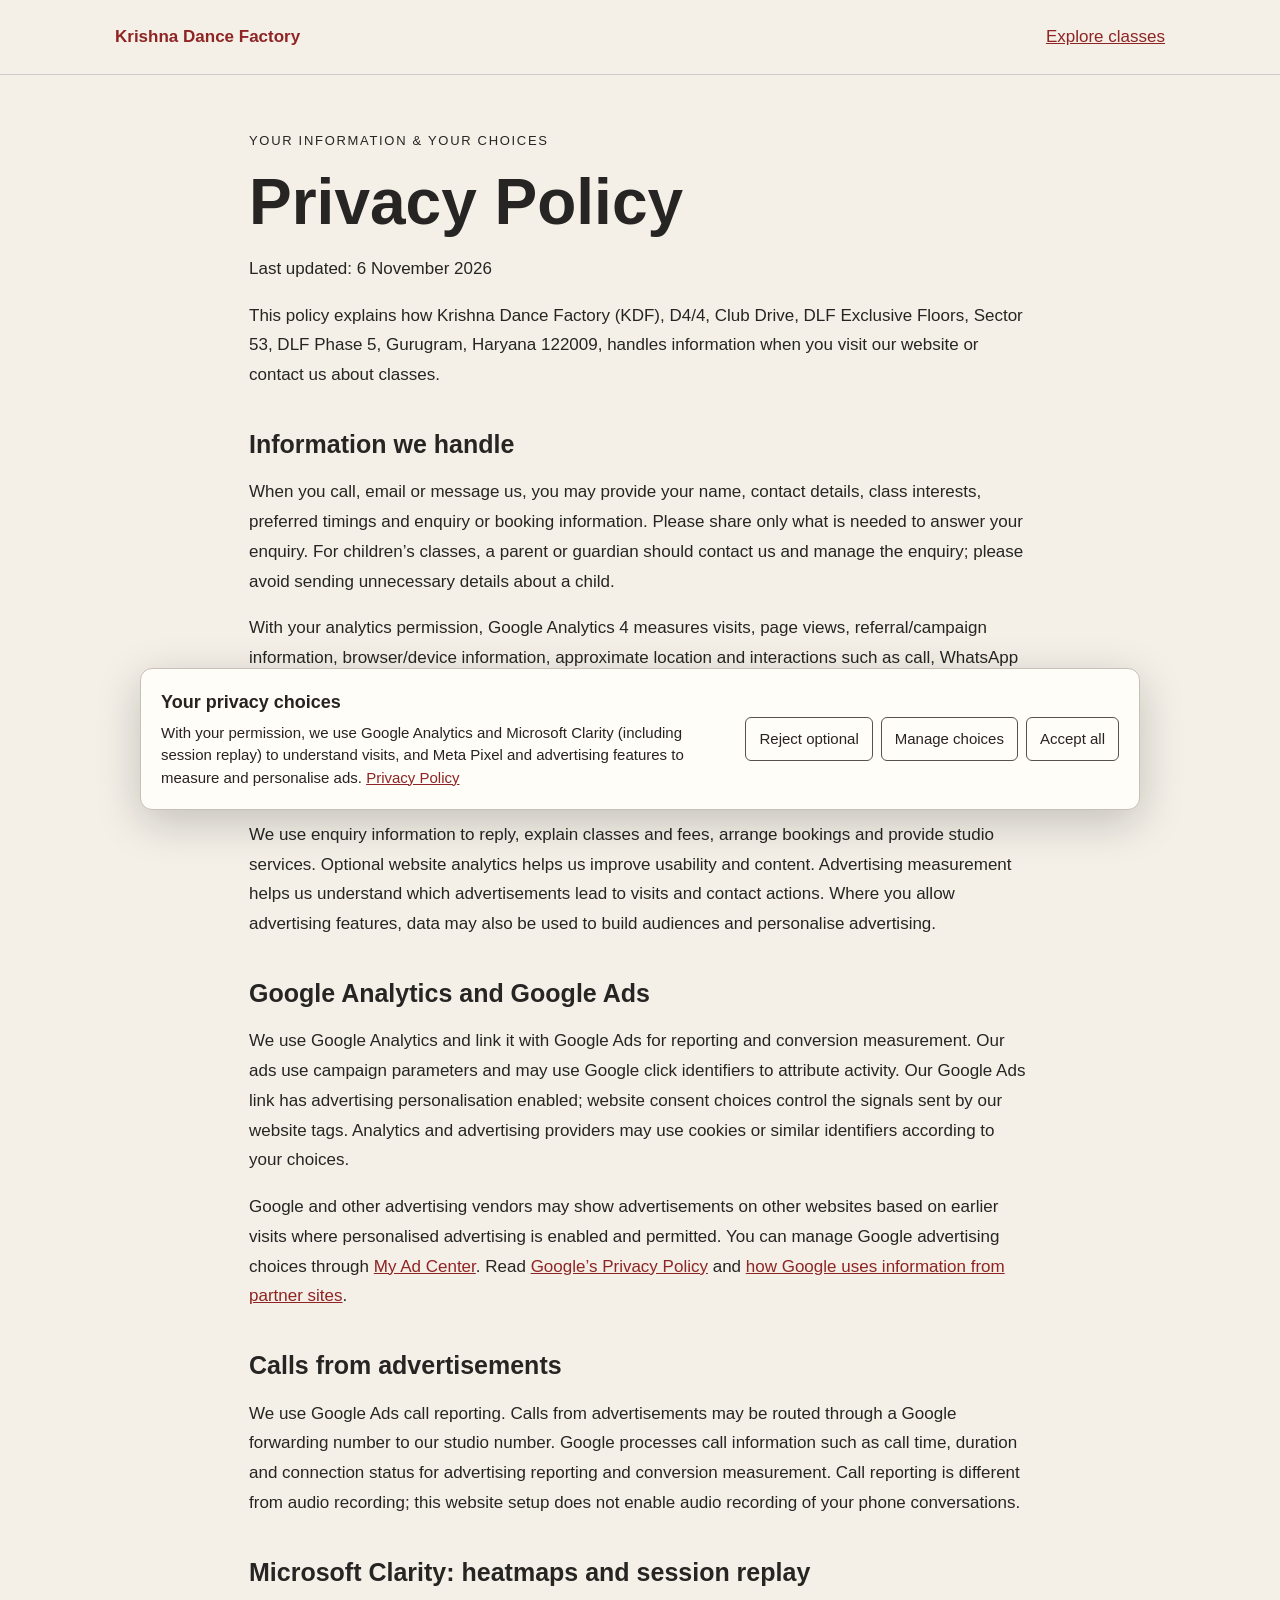
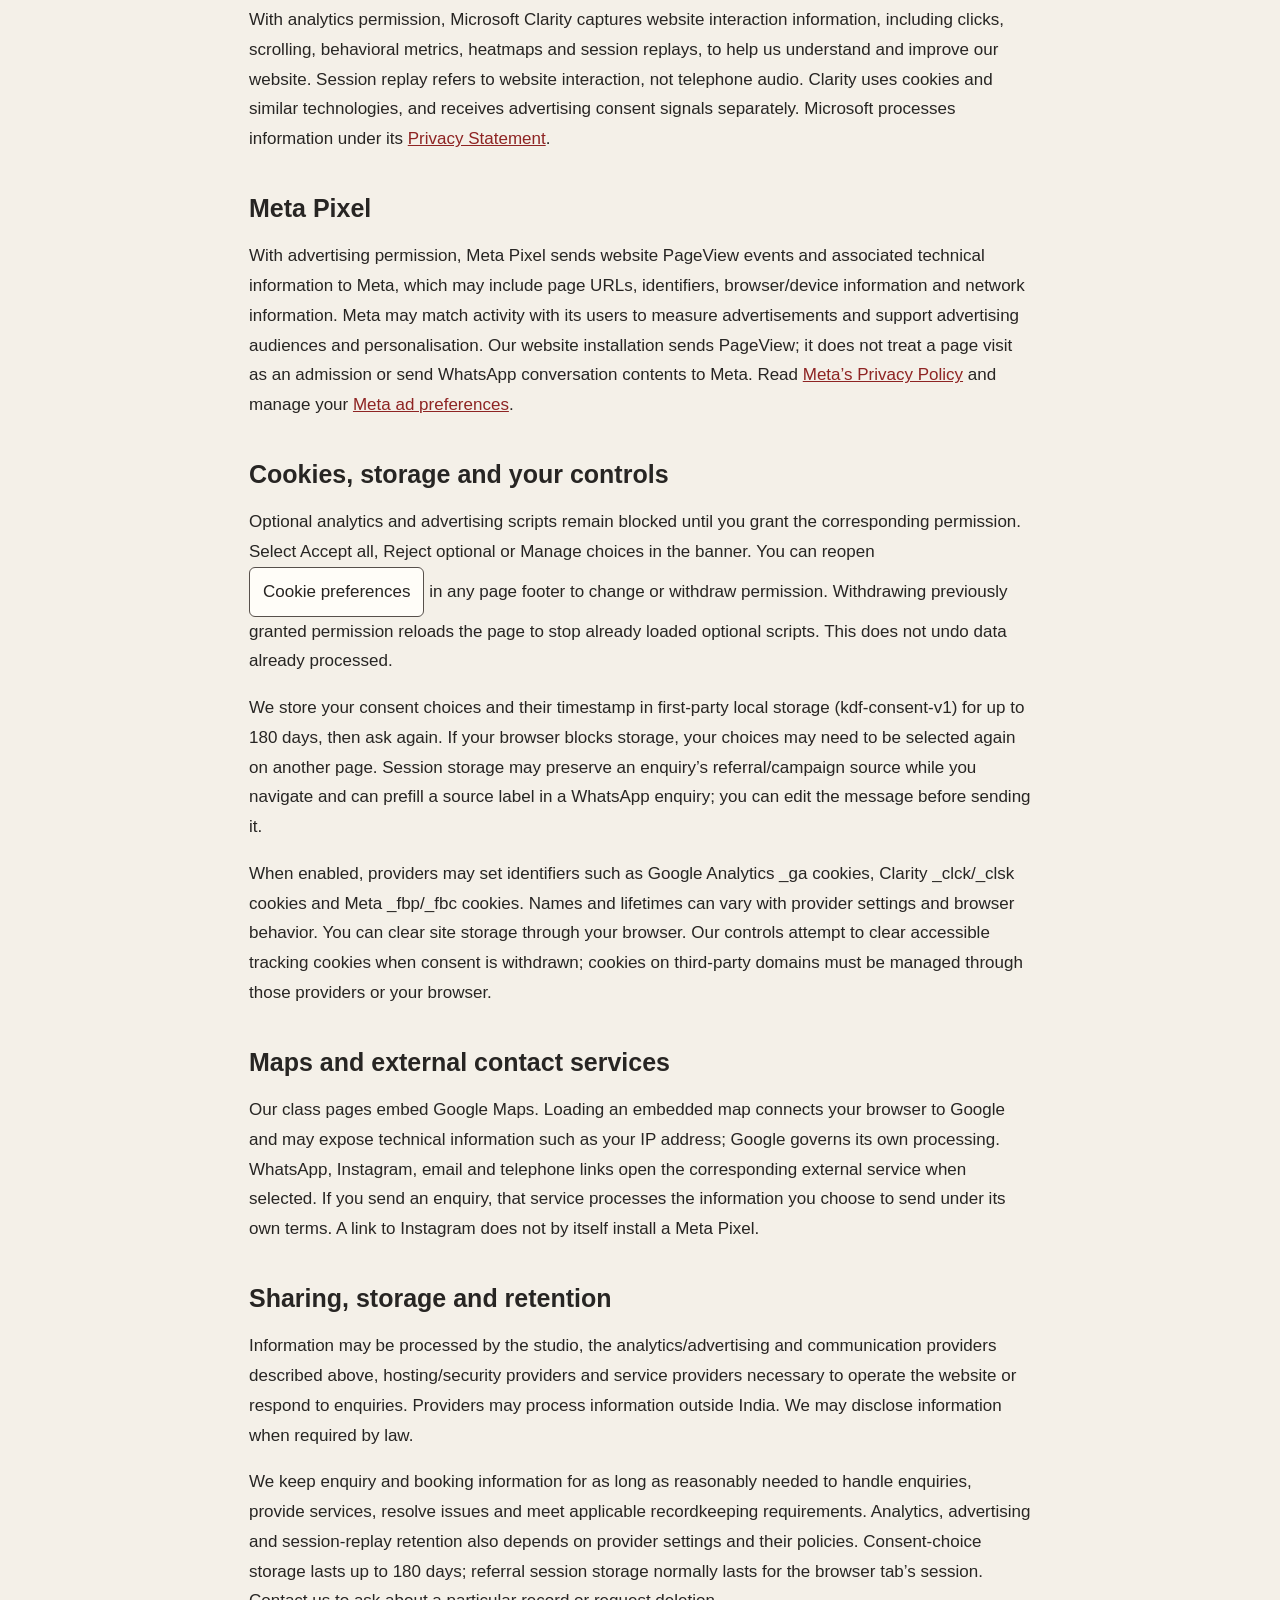
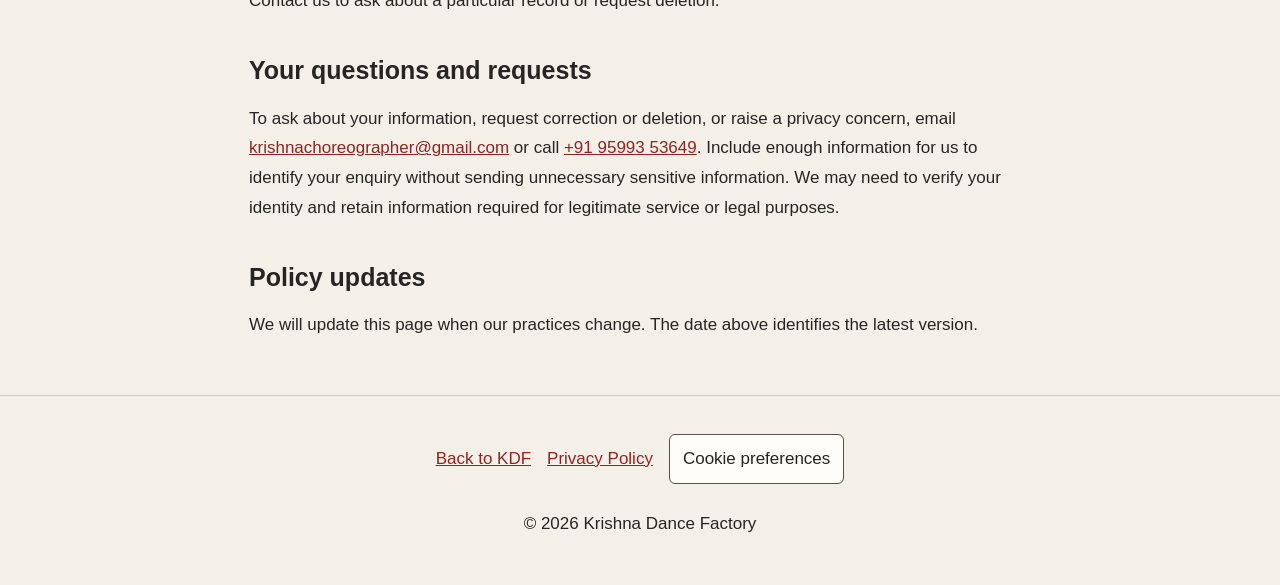
<file: privacy-policy/index.html>
<!doctype html>
<html lang="en"><head>
<meta charset="utf-8"><meta name="viewport" content="width=device-width, initial-scale=1">
<title>Privacy Policy | Krishna Dance Factory</title>
<meta name="description" content="How Krishna Dance Factory handles enquiries, analytics, advertising measurement, cookies and your privacy choices.">
<link rel="canonical" href="https://krishnadancefactory.in/privacy-policy/">
<link rel="stylesheet" href="/privacy.css?v=20261106-2"><script src="/tracking.js"></script>
</head><body class="kdf-privacy-page">
<a class="kdf-skip" href="#main">Skip to content</a>
<header class="kdf-privacy-header"><a href="/">Krishna Dance Factory</a><a href="/salsa-bachata/">Explore classes</a></header>
<main id="main"><p class="kdf-eyebrow">Your information &amp; your choices</p><h1>Privacy Policy</h1><p>Last updated: 6 November 2026</p>
<p>This policy explains how Krishna Dance Factory (KDF), D4/4, Club Drive, DLF Exclusive Floors, Sector 53, DLF Phase 5, Gurugram, Haryana 122009, handles information when you visit our website or contact us about classes.</p>
<h2>Information we handle</h2>
<p>When you call, email or message us, you may provide your name, contact details, class interests, preferred timings and enquiry or booking information. Please share only what is needed to answer your enquiry. For children’s classes, a parent or guardian should contact us and manage the enquiry; please avoid sending unnecessary details about a child.</p>
<p>With your analytics permission, Google Analytics 4 measures visits, page views, referral/campaign information, browser/device information, approximate location and interactions such as call, WhatsApp and directions clicks. A contact-button click is an expression of interest, not confirmation of a conversation or booking.</p>
<h2>Why we use information</h2>
<p>We use enquiry information to reply, explain classes and fees, arrange bookings and provide studio services. Optional website analytics helps us improve usability and content. Advertising measurement helps us understand which advertisements lead to visits and contact actions. Where you allow advertising features, data may also be used to build audiences and personalise advertising.</p>
<h2>Google Analytics and Google Ads</h2>
<p>We use Google Analytics and link it with Google Ads for reporting and conversion measurement. Our ads use campaign parameters and may use Google click identifiers to attribute activity. Our Google Ads link has advertising personalisation enabled; website consent choices control the signals sent by our website tags. Analytics and advertising providers may use cookies or similar identifiers according to your choices.</p>
<p>Google and other advertising vendors may show advertisements on other websites based on earlier visits where personalised advertising is enabled and permitted. You can manage Google advertising choices through <a href="https://myadcenter.google.com/">My Ad Center</a>. Read <a href="https://policies.google.com/privacy">Google’s Privacy Policy</a> and <a href="https://policies.google.com/technologies/partner-sites">how Google uses information from partner sites</a>.</p>
<h2>Calls from advertisements</h2>
<p>We use Google Ads call reporting. Calls from advertisements may be routed through a Google forwarding number to our studio number. Google processes call information such as call time, duration and connection status for advertising reporting and conversion measurement. Call reporting is different from audio recording; this website setup does not enable audio recording of your phone conversations.</p>
<h2>Microsoft Clarity: heatmaps and session replay</h2>
<p>With analytics permission, Microsoft Clarity captures website interaction information, including clicks, scrolling, behavioral metrics, heatmaps and session replays, to help us understand and improve our website. Session replay refers to website interaction, not telephone audio. Clarity uses cookies and similar technologies, and receives advertising consent signals separately. Microsoft processes information under its <a href="https://privacy.microsoft.com/privacystatement">Privacy Statement</a>.</p>
<h2>Meta Pixel</h2>
<p>With advertising permission, Meta Pixel sends website PageView events and associated technical information to Meta, which may include page URLs, identifiers, browser/device information and network information. Meta may match activity with its users to measure advertisements and support advertising audiences and personalisation. Our website installation sends PageView; it does not treat a page visit as an admission or send WhatsApp conversation contents to Meta. Read <a href="https://www.facebook.com/privacy/policy/">Meta’s Privacy Policy</a> and manage your <a href="https://www.facebook.com/adpreferences/">Meta ad preferences</a>.</p>
<h2>Cookies, storage and your controls</h2>
<p>Optional analytics and advertising scripts remain blocked until you grant the corresponding permission. Select Accept all, Reject optional or Manage choices in the banner. You can reopen <button type="button" data-cookie-preferences>Cookie preferences</button> in any page footer to change or withdraw permission. Withdrawing previously granted permission reloads the page to stop already loaded optional scripts. This does not undo data already processed.</p>
<p>We store your consent choices and their timestamp in first-party local storage (kdf-consent-v1) for up to 180 days, then ask again. If your browser blocks storage, your choices may need to be selected again on another page. Session storage may preserve an enquiry’s referral/campaign source while you navigate and can prefill a source label in a WhatsApp enquiry; you can edit the message before sending it.</p>
<p>When enabled, providers may set identifiers such as Google Analytics _ga cookies, Clarity _clck/_clsk cookies and Meta _fbp/_fbc cookies. Names and lifetimes can vary with provider settings and browser behavior. You can clear site storage through your browser. Our controls attempt to clear accessible tracking cookies when consent is withdrawn; cookies on third-party domains must be managed through those providers or your browser.</p>
<h2>Maps and external contact services</h2>
<p>Our class pages embed Google Maps. Loading an embedded map connects your browser to Google and may expose technical information such as your IP address; Google governs its own processing. WhatsApp, Instagram, email and telephone links open the corresponding external service when selected. If you send an enquiry, that service processes the information you choose to send under its own terms. A link to Instagram does not by itself install a Meta Pixel.</p>
<h2>Sharing, storage and retention</h2>
<p>Information may be processed by the studio, the analytics/advertising and communication providers described above, hosting/security providers and service providers necessary to operate the website or respond to enquiries. Providers may process information outside India. We may disclose information when required by law.</p>
<p>We keep enquiry and booking information for as long as reasonably needed to handle enquiries, provide services, resolve issues and meet applicable recordkeeping requirements. Analytics, advertising and session-replay retention also depends on provider settings and their policies. Consent-choice storage lasts up to 180 days; referral session storage normally lasts for the browser tab’s session. Contact us to ask about a particular record or request deletion.</p>
<h2>Your questions and requests</h2>
<p>To ask about your information, request correction or deletion, or raise a privacy concern, email <a href="mailto:krishnachoreographer@gmail.com">krishnachoreographer@gmail.com</a> or call <a href="tel:+919599353649">+91 95993 53649</a>. Include enough information for us to identify your enquiry without sending unnecessary sensitive information. We may need to verify your identity and retain information required for legitimate service or legal purposes.</p>
<h2>Policy updates</h2><p>We will update this page when our practices change. The date above identifies the latest version.</p>
</main><footer class="kdf-privacy-footer"><a href="/">Back to KDF</a><a href="/privacy-policy/">Privacy Policy</a><button type="button" data-cookie-preferences>Cookie preferences</button><p>© 2026 Krishna Dance Factory</p></footer>
</body></html>
</file>
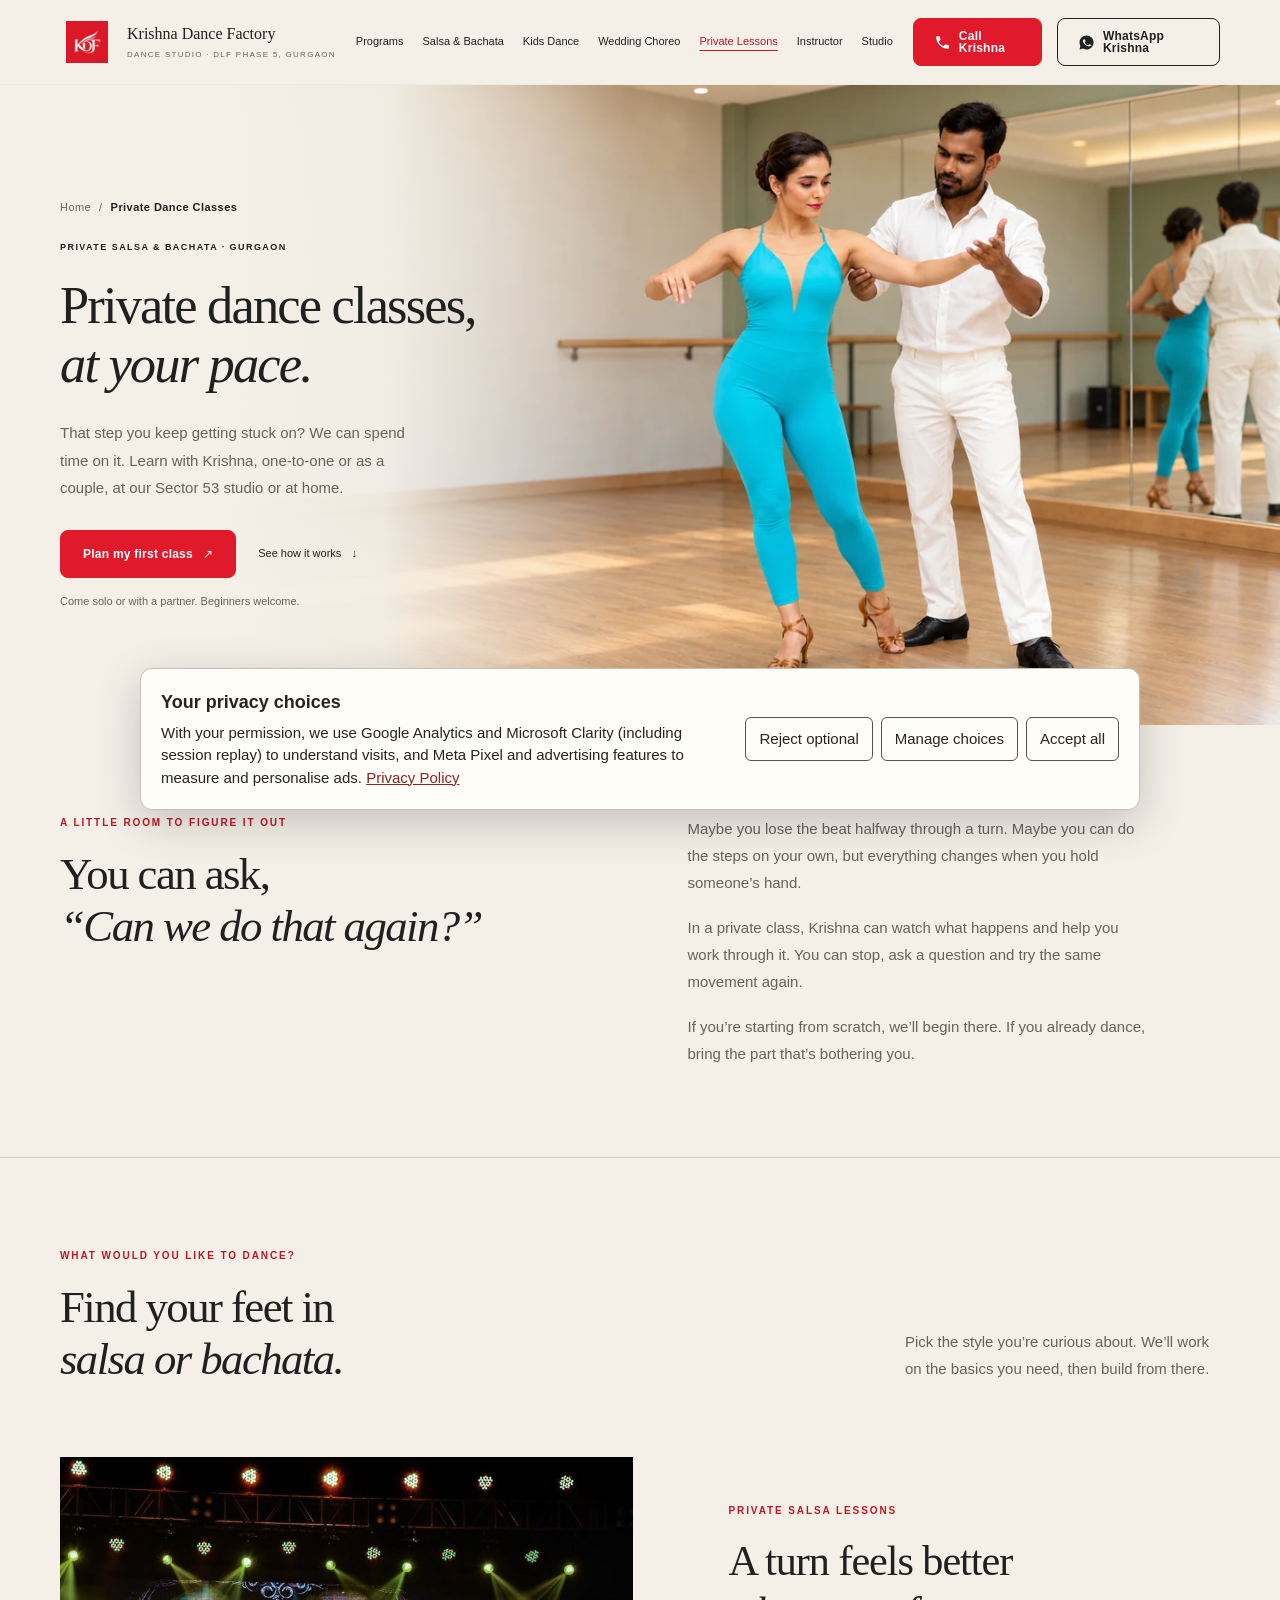
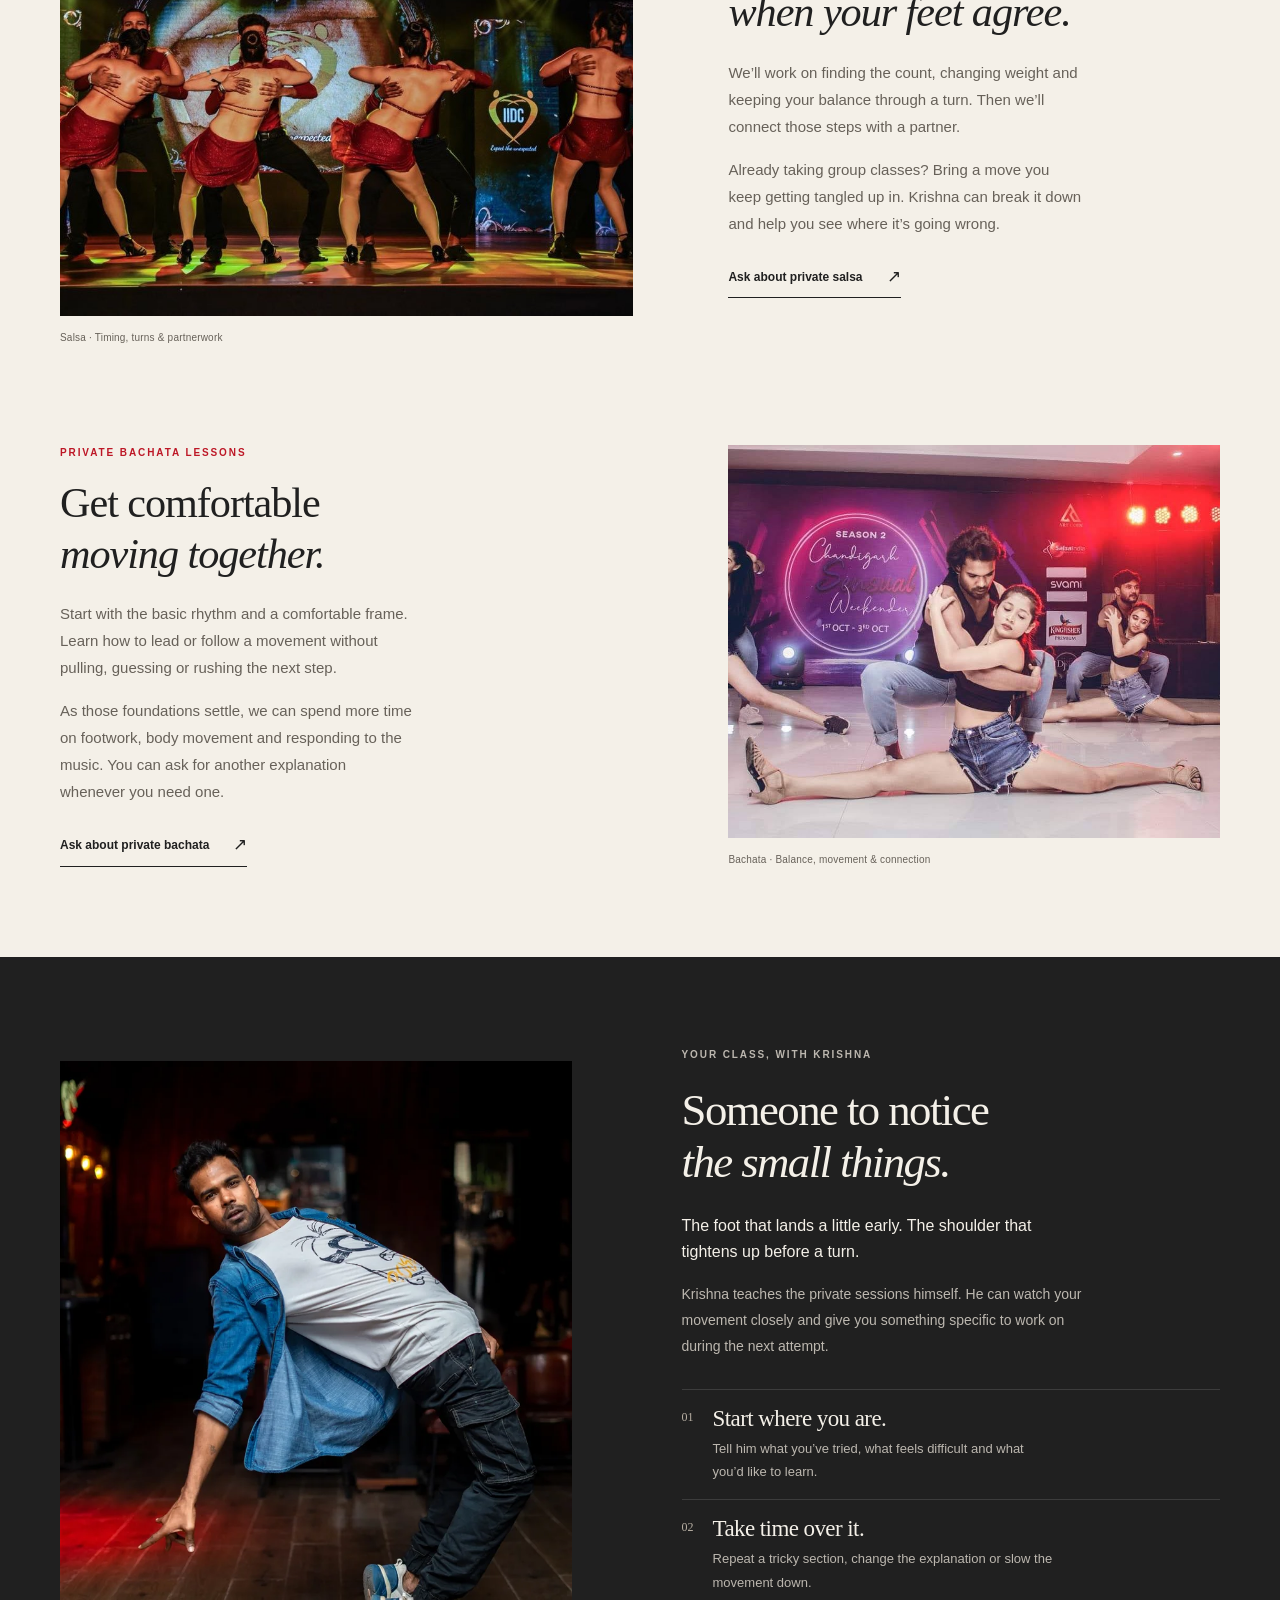
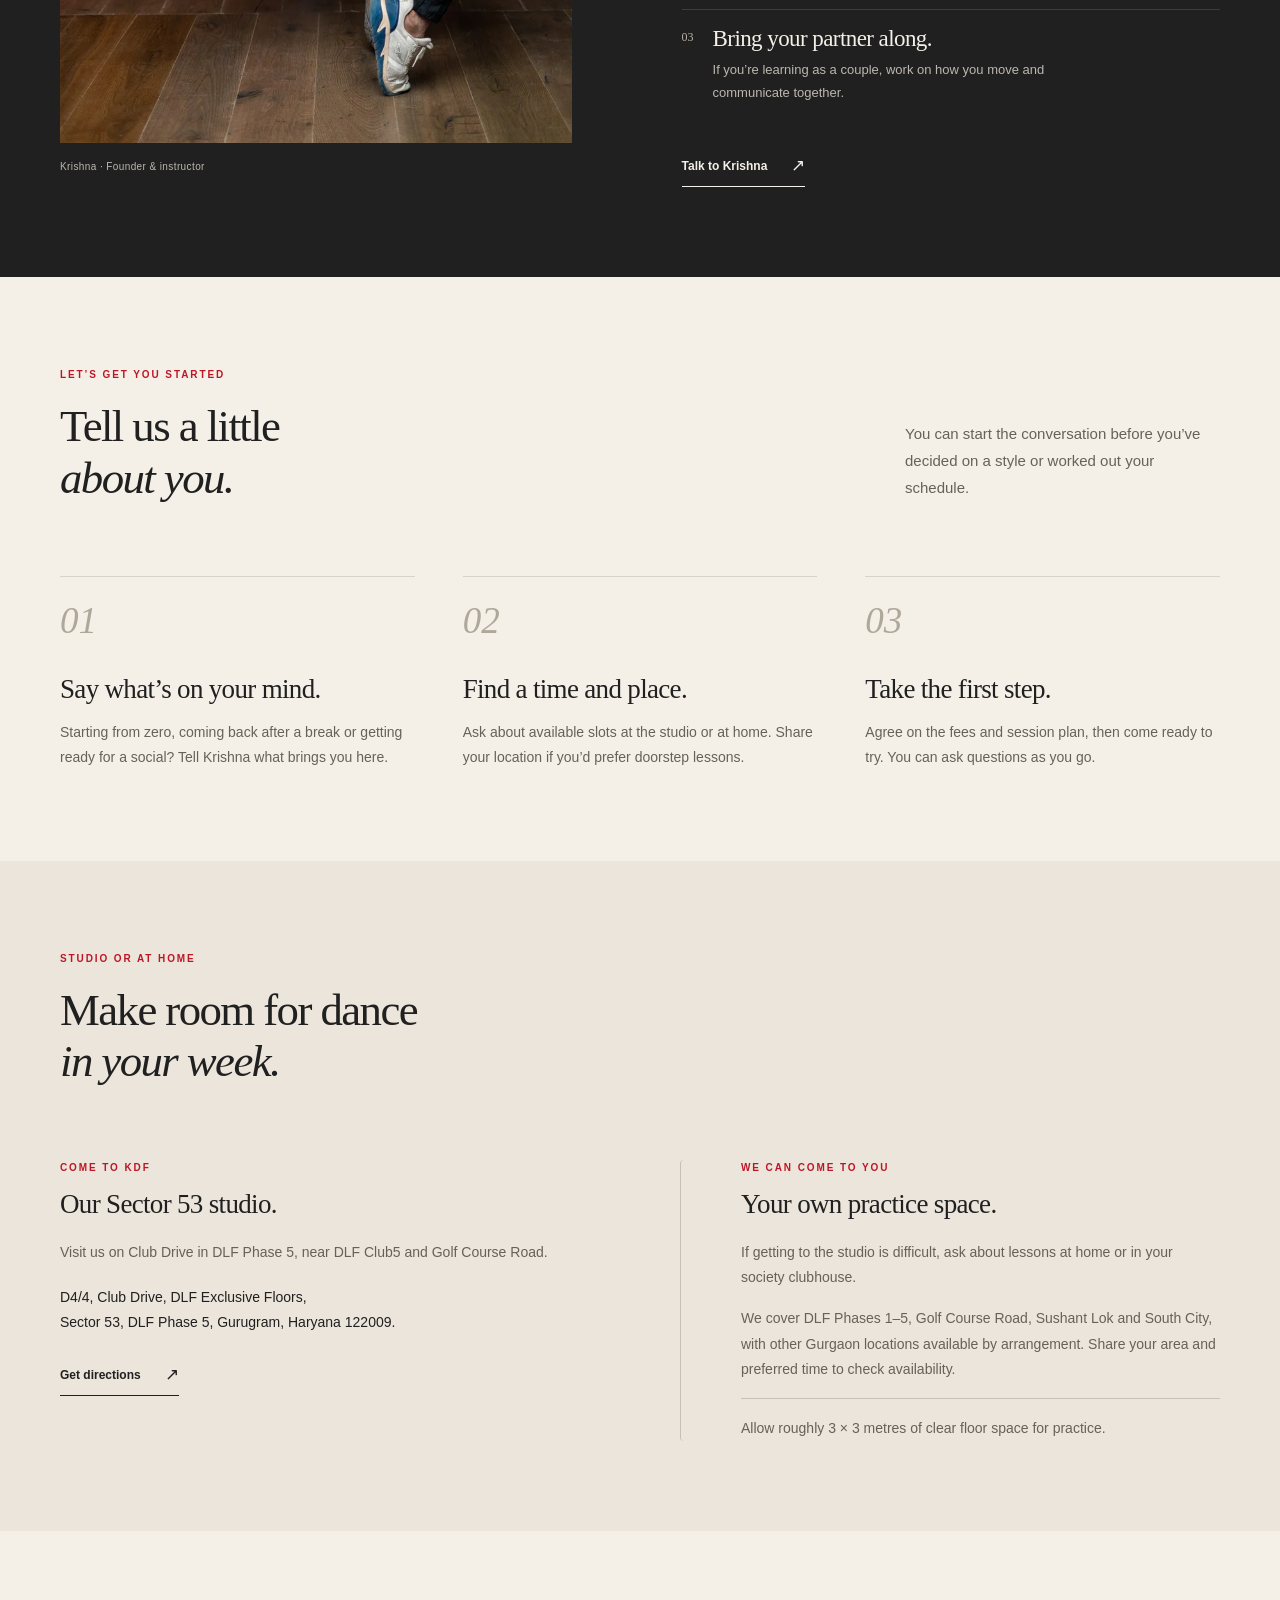
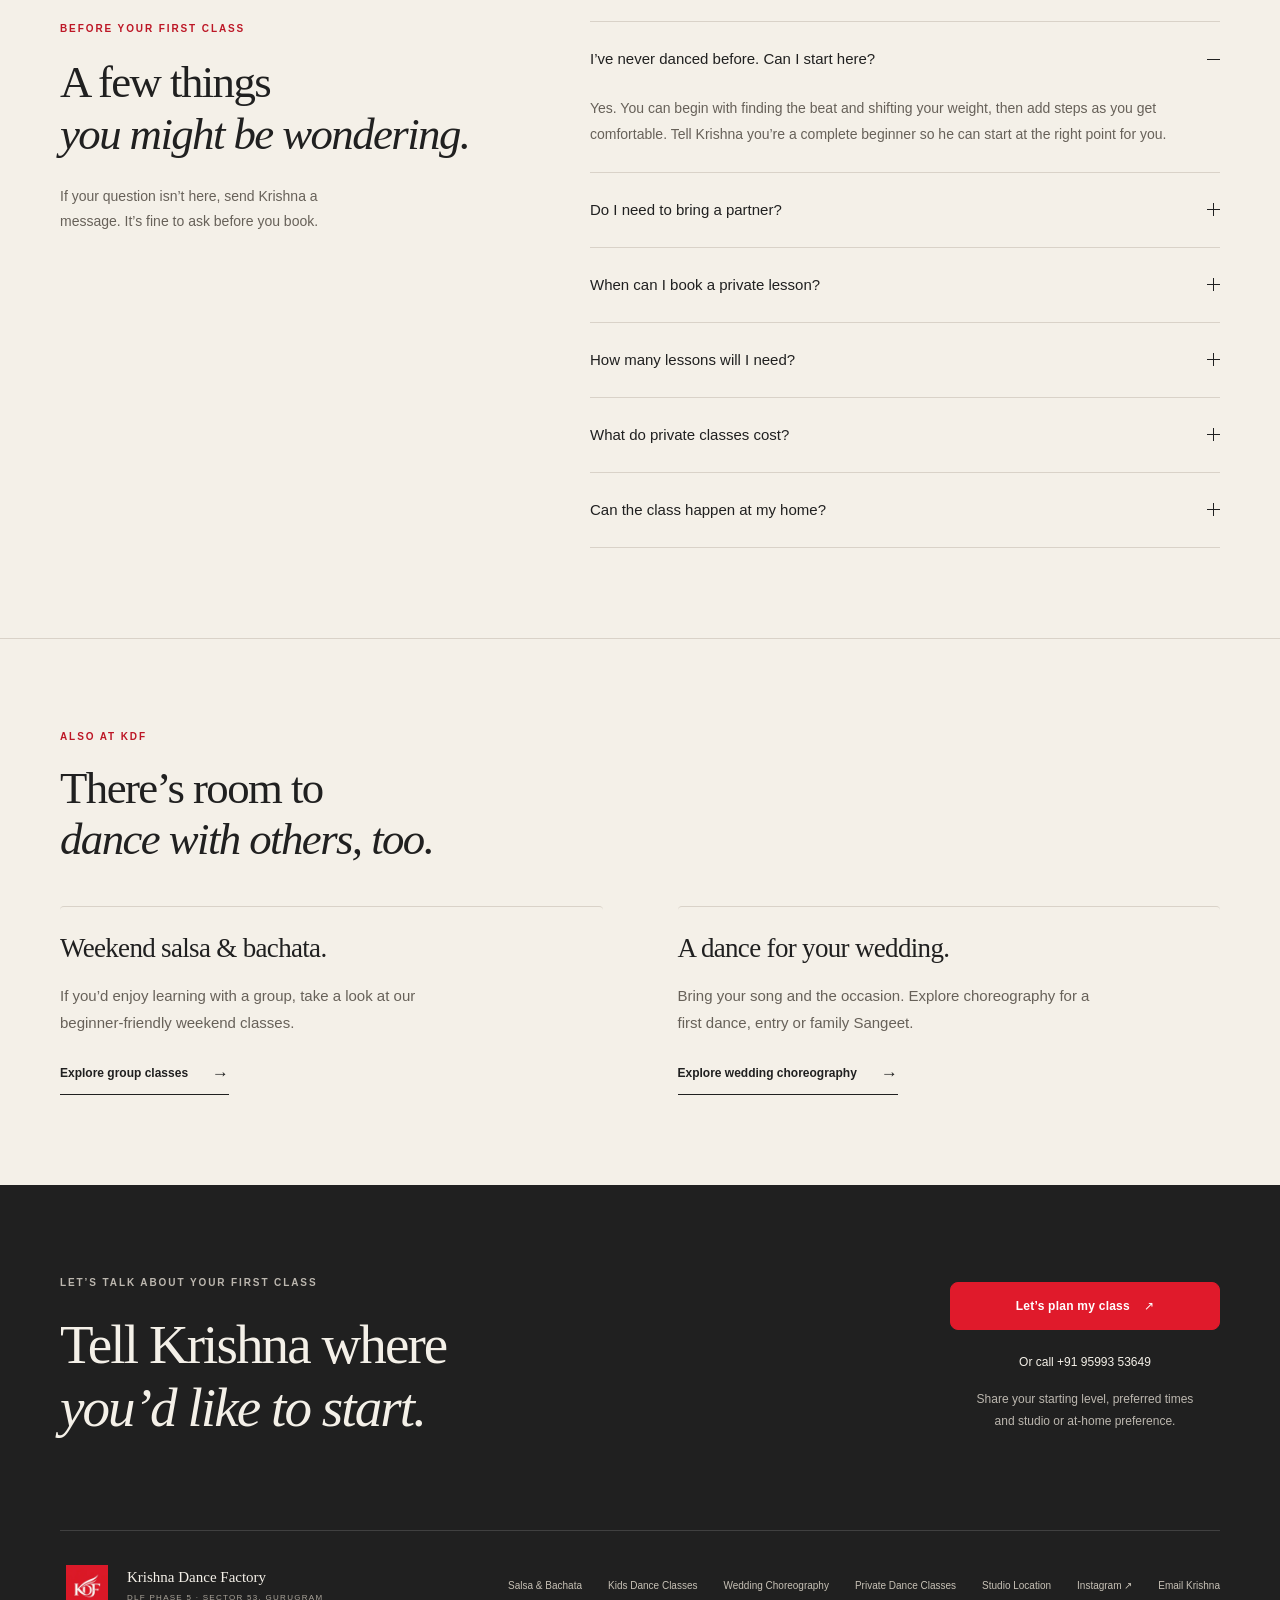
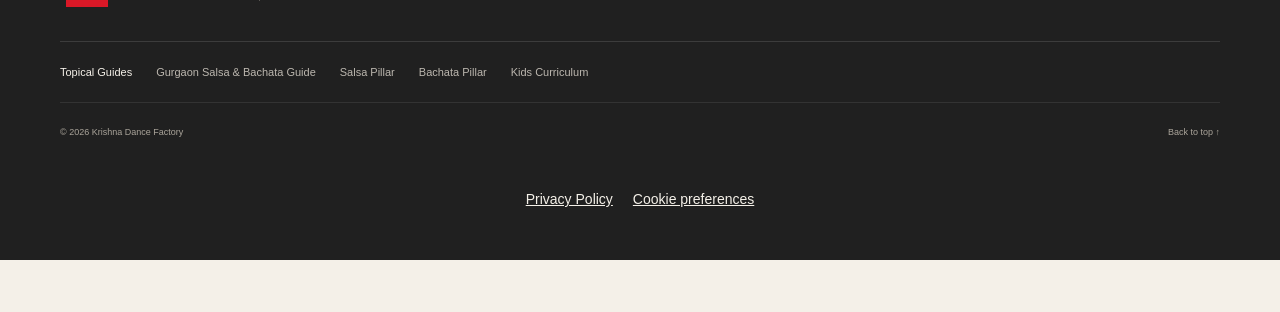
<file: private-classes/index.html>
<!DOCTYPE html>

<html class="scroll-smooth" lang="en">
<head>
<meta charset="utf-8"/>
<meta content="width=device-width, initial-scale=1.0" name="viewport"/>
<title>Private Dance Classes in Gurgaon &amp; At-Home Lessons — KDF</title>
<meta content="Private salsa and bachata classes with Krishna in Gurgaon. Learn solo or as a couple, at your pace, in our Sector 53 studio or at home. Ask about slots and fees." name="description"/>
<meta content="index, follow, max-image-preview:large" name="robots"/>
<link href="https://krishnadancefactory.in/private-classes/" rel="canonical"/>
<meta content="Private Dance Classes in Gurgaon &amp; At-Home Lessons | Krishna Dance Factory" property="og:title"/>
<meta content="Private salsa and bachata classes with Krishna in Gurgaon. Learn solo or as a couple, at your pace, in our Sector 53 studio or at home. Ask about slots and fees." property="og:description"/>
<meta content="website" property="og:type"/>
<meta content="https://krishnadancefactory.in/private-classes/" property="og:url"/>
<meta content="https://krishnadancefactory.in/images/private-classes/one-to-one-coaching-1672.webp" property="og:image"/>
<!-- Twitter -->
<meta content="summary_large_image" name="twitter:card"/>
<meta content="Private Dance Classes in Gurgaon | Krishna Dance Factory" name="twitter:title"/>
<meta content="Private salsa and bachata classes with Krishna in Gurgaon. Learn solo or as a couple, at your pace, in our Sector 53 studio or at home. Ask about slots and fees." name="twitter:description"/>
<meta content="https://krishnadancefactory.in/images/private-classes/one-to-one-coaching-1672.webp" name="twitter:image"/>
<!-- Google Analytics 4 -->
<link rel="stylesheet" href="/privacy.css?v=20261106-2">
<script src="/tracking.js"></script>

<link crossorigin="" href="https://fonts.gstatic.com" rel="preconnect"/>
<link href="../favicon.jpg" rel="icon"/>
<link href="../tailwind.css" rel="stylesheet"/>
<!-- Schema.org Service & LocalBusiness structured data -->
<script type="application/ld+json">
{
  "@context": "https://schema.org",
  "@type": "Service",
  "serviceType": "Private Dance Classes & At-Home Lessons",
  "name": "Private Salsa & Bachata Classes in Gurgaon",
  "url": "https://krishnadancefactory.in/private-classes/",
  "description": "Private salsa and bachata lessons taught by Krishna, one-to-one or as a couple, at the Sector 53 studio or at home in Gurgaon. Sessions are arranged around your starting level, goals and availability.",
  "provider": {
    "@type": "LocalBusiness",
    "@id": "https://krishnadancefactory.in/#danceschool",
    "name": "Krishna Dance Factory",
    "legalName": "Krishna Dance Factory",
    "url": "https://krishnadancefactory.in/",
    "telephone": "+919599353649",
    "email": "krishnachoreographer@gmail.com",
    "priceRange": "₹₹",
    "founder": {
      "@type": "Person",
      "name": "Krishna",
      "jobTitle": "Founder & Lead Choreographer"
    },
    "address": {
      "@type": "PostalAddress",
      "streetAddress": "DLF Exclusive Floors, D4/4, Club Dr, Phase 5, Sector 53",
      "addressLocality": "Gurugram",
      "addressRegion": "Haryana",
      "postalCode": "122009",
      "addressCountry": "IN"
    },
    "geo": {
      "@type": "GeoCoordinates",
      "latitude": 28.4357,
      "longitude": 77.0982
    },
    "hasMap": "https://maps.google.com/maps?cid=18175839460244014133",
    "aggregateRating": {
      "@type": "AggregateRating",
      "ratingValue": "5.0",
      "bestRating": "5",
      "worstRating": "1",
      "ratingCount": "48"
    }
  },
  "areaServed": [
    {
      "@type": "City",
      "name": "Gurgaon"
    },
    {
      "@type": "City",
      "name": "Gurugram"
    },
    {
      "@type": "Place",
      "name": "DLF Phase 5"
    },
    {
      "@type": "Place",
      "name": "Sector 53"
    },
    {
      "@type": "Place",
      "name": "Golf Course Road"
    },
    {
      "@type": "Place",
      "name": "Sushant Lok"
    },
    {
      "@type": "Place",
      "name": "DLF Phase 1"
    },
    {
      "@type": "Place",
      "name": "DLF Phase 2"
    },
    {
      "@type": "Place",
      "name": "DLF Phase 3"
    },
    {
      "@type": "Place",
      "name": "DLF Phase 4"
    },
    {
      "@type": "Place",
      "name": "South City"
    },
    {
      "@type": "Place",
      "name": "Sohna Road"
    }
  ]
}
</script>
<!-- Schema.org FAQPage Structured Data for Rich Search Snippets -->
<script type="application/ld+json">
{
  "@context": "https://schema.org",
  "@type": "FAQPage",
  "mainEntity": [
    {
      "@type": "Question",
      "name": "I’ve never danced before. Can I start here?",
      "acceptedAnswer": {
        "@type": "Answer",
        "text": "Yes. You can begin with finding the beat and shifting your weight, then add steps as you get comfortable. Tell Krishna you’re a complete beginner so he can start at the right point for you."
      }
    },
    {
      "@type": "Question",
      "name": "Do I need to bring a partner?",
      "acceptedAnswer": {
        "@type": "Answer",
        "text": "You can come solo. Krishna can lead or follow during practice. You’re also welcome to book as a couple and learn together."
      }
    },
    {
      "@type": "Question",
      "name": "When can I book a private lesson?",
      "acceptedAnswer": {
        "@type": "Answer",
        "text": "Private lessons are arranged directly with Krishna. Send your preferred days and times, and he’ll confirm which studio or at-home slots are available."
      }
    },
    {
      "@type": "Question",
      "name": "How many lessons will I need?",
      "acceptedAnswer": {
        "@type": "Answer",
        "text": "That depends on your starting point, what you want to learn and how much you practice. Share your goal or event date with Krishna so you can discuss a session plan. You don’t have to decide on a long course before that conversation."
      }
    },
    {
      "@type": "Question",
      "name": "What do private classes cost?",
      "acceptedAnswer": {
        "@type": "Answer",
        "text": "Fees depend on solo or couple lessons, the session plan and whether you learn at the studio or at home. Ask Krishna for the options and confirm the price before booking."
      }
    },
    {
      "@type": "Question",
      "name": "Can the class happen at my home?",
      "acceptedAnswer": {
        "@type": "Answer",
        "text": "At-home lessons are available across Gurgaon by arrangement. Share your location and preferred time with Krishna. You’ll need roughly 3 × 3 metres of clear floor space to practice comfortably."
      }
    }
  ]
}
</script>
<!-- Clarity tracking code for https://krishnadancefactory.in/ -->

<script type="application/ld+json">
{
  "@context": "https://schema.org",
  "@type": "BreadcrumbList",
  "@id": "https://krishnadancefactory.in/private-classes/#breadcrumb",
  "itemListElement": [
    {
      "@type": "ListItem",
      "position": 1,
      "name": "Home",
      "item": "https://krishnadancefactory.in/"
    },
    {
      "@type": "ListItem",
      "position": 2,
      "name": "Private Classes",
      "item": "https://krishnadancefactory.in/private-classes/"
    }
  ]
}
</script>
<link href="../home.css" rel="stylesheet"/><link href="../editorial-pages.css" rel="stylesheet"/><script defer="True" src="../site-navigation.js"></script><meta content="#f4f0e8" name="theme-color"/><link href="../contact-clearance.css" rel="stylesheet"/>
<link href="private-classes.css" rel="stylesheet"/><link as="image" fetchpriority="high" href="../images/private-classes/one-to-one-coaching-1672.webp" imagesizes="(max-width: 900px) 180vw, 100vw" imagesrcset="../images/private-classes/one-to-one-coaching-640.webp 640w, ../images/private-classes/one-to-one-coaching-960.webp 960w, ../images/private-classes/one-to-one-coaching-1280.webp 1280w, ../images/private-classes/one-to-one-coaching-1672.webp 1672w" rel="preload" type="image/webp"/>
</head>
<body class="editorial-page"><a class="skip-link" href="#main">Skip to content</a>
<header class="site-header">
<div class="container nav-wrap">
<a aria-label="Krishna Dance Factory homepage" class="brand" href="../">
<img alt="KDF" height="192" src="../salsa-bachata/assets/optimized/kdf-logo-192.webp" width="192"/>
<span>Krishna Dance Factory<small>DANCE STUDIO · DLF PHASE 5, GURGAON</small></span>
</a>
<nav aria-label="Main page navigation" class="main-nav" id="main-navigation">
<a href="../#classes">Programs</a>
<a href="../salsa-bachata/">Salsa &amp; Bachata</a>
<a href="../kids-dance-classes/">Kids Dance</a>
<a href="../wedding-choreography/">Wedding Choreo</a>
<a aria-current="page" href="../private-classes/">Private Lessons</a>
<a href="../#krishna">Instructor</a>
<a href="../#location">Studio</a>
</nav>
<div class="nav-actions">
<a class="button button-call button-call-header" href="tel:+919599353649">
<svg aria-hidden="true" class="btn-icon" fill="currentColor" height="16" viewbox="0 0 24 24" width="16"><path d="M6.62 10.79a15.05 15.05 0 006.59 6.59l2.2-2.2a1 1 0 011.02-.24c1.12.37 2.33.57 3.57.57a1 1 0 011 1V20a1 1 0 01-1 1A17 17 0 013 4a1 1 0 011-1h3.5a1 1 0 011 1c0 1.25.2 2.45.57 3.57a1 1 0 01-.25 1.02l-2.2 2.2z"></path></svg>
<span>Call Krishna</span>
</a>
<a class="button button-outline button-wa-header" href="https://wa.me/919599353649?text=Hi%20Krishna%2C%20I'd%20like%20a%20quote%20for%20private%20dance%20classes%20in%20Gurgaon." rel="noopener noreferrer" target="_blank">
<svg aria-hidden="true" class="btn-icon" fill="currentColor" height="16" viewbox="0 0 24 24" width="16"><path d="M12.04 2C6.58 2 2.13 6.45 2.13 11.91c0 1.75.46 3.45 1.32 4.95L2.05 22l5.25-1.38c1.45.79 3.08 1.21 4.74 1.21 5.46 0 9.91-4.45 9.91-9.91 0-2.65-1.03-5.14-2.9-7.01A9.82 9.82 0 0012.04 2zm5.8 14.16c-.24.68-1.4 1.28-1.94 1.34-.51.06-1.18.08-3.41-.83-2.68-1.1-4.39-3.83-4.52-4.01-.13-.18-1.08-1.44-1.08-2.75 0-1.31.69-1.96.93-2.22.24-.26.54-.33.72-.33.18 0 .36 0 .52.01.17.01.4.06.61.56.24.57.82 2 .89 2.15.07.15.12.33.02.53-.1.2-.15.32-.3.5-.15.18-.32.4-.46.54-.15.15-.31.31-.13.62.18.31.8 1.31 1.71 2.12 1.17 1.04 2.16 1.36 2.47 1.51.31.15.49.13.67-.08.18-.21.78-.91.99-1.22.21-.31.42-.26.7-.15.28.11 1.77.83 2.07.98.3.15.5.23.57.35.07.12.07.72-.17 1.4z"></path></svg>
<span>WhatsApp Krishna</span>
</a>
<button aria-controls="main-navigation" aria-expanded="false" aria-label="Open navigation" class="menu-toggle">
<span></span><span></span>
</button>
</div>
</div>
</header><main class="editorial-content private-page" id="main">
<section aria-labelledby="private-title" class="private-lesson-hero" id="top">
<img alt="One-to-one dance coaching, with Krishna guiding a student's dance frame" class="private-lesson-hero-image" decoding="async" fetchpriority="high" height="941" sizes="(max-width: 900px) 180vw, 100vw" src="../images/private-classes/one-to-one-coaching-1672.webp" srcset="../images/private-classes/one-to-one-coaching-640.webp 640w, ../images/private-classes/one-to-one-coaching-960.webp 960w, ../images/private-classes/one-to-one-coaching-1280.webp 1280w, ../images/private-classes/one-to-one-coaching-1672.webp 1672w" width="1672"/>
<div aria-hidden="true" class="private-lesson-hero-blend"></div>
<div class="container private-lesson-hero-inner">
<div class="private-lesson-hero-copy">
<nav aria-label="Breadcrumb" class="breadcrumb-nav"><ol class="breadcrumb-list"><li><a href="../">Home</a></li><li aria-hidden="true">/</li><li aria-current="page">Private Dance Classes</li></ol></nav>
<p class="eyebrow">Private salsa &amp; bachata · Gurgaon</p>
<h1 id="private-title">Private dance classes,<br/><em>at your pace.</em></h1>
<p class="private-hero-intro">That step you keep getting stuck on? We can spend time on it. Learn with Krishna, one-to-one or as a couple, at our Sector 53 studio or at home.</p>
<div class="private-hero-actions">
<a class="button" data-wa="" href="https://wa.me/919599353649?text=Hi%20Krishna%2C%20please%20share%20available%20slots%20and%20fees%20for%20private%20salsa%20or%20bachata%20lessons.%20I%27d%20like%20to%20discuss%20my%20starting%20level%20and%20goals." rel="noopener noreferrer" target="_blank">Plan my first class <span aria-hidden="true">↗</span></a>
<a class="quiet-link" href="#how-it-works">See how it works <span aria-hidden="true">↓</span></a>
</div>
<p class="private-hero-note">Come solo or with a partner. Beginners welcome.</p>
</div>
</div>
</section>
<section aria-labelledby="private-intro-title" class="section-space private-intro">
<div class="container private-split">
<div><p class="eyebrow red-eyebrow">A little room to figure it out</p><h2 id="private-intro-title">You can ask,<br/><em>“Can we do that again?”</em></h2></div>
<div class="private-reading-copy">
<p>Maybe you lose the beat halfway through a turn. Maybe you can do the steps on your own, but everything changes when you hold someone’s hand.</p>
<p>In a private class, Krishna can watch what happens and help you work through it. You can stop, ask a question and try the same movement again.</p>
<p>If you’re starting from scratch, we’ll begin there. If you already dance, bring the part that’s bothering you.</p>
</div>
</div>
</section>
<section aria-labelledby="private-styles-title" class="section-space private-styles" id="what-you-learn">
<div class="container">
<div class="section-heading split-heading"><div><p class="eyebrow red-eyebrow">What would you like to dance?</p><h2 id="private-styles-title">Find your feet in<br/><em>salsa or bachata.</em></h2></div><p>Pick the style you’re curious about. We’ll work on the basics you need, then build from there.</p></div>
<article class="dance-row">
<figure class="dance-photo"><img alt="Salsa dancers practicing together" decoding="async" height="737" loading="lazy" src="../images/salsa.jpeg" width="1280"/><figcaption>Salsa · Timing, turns &amp; partnerwork</figcaption></figure>
<div class="dance-copy"><p class="eyebrow red-eyebrow">Private salsa lessons</p><h3>A turn feels better<br/><em>when your feet agree.</em></h3><p>We’ll work on finding the count, changing weight and keeping your balance through a turn. Then we’ll connect those steps with a partner.</p><p>Already taking group classes? Bring a move you keep getting tangled up in. Krishna can break it down and help you see where it’s going wrong.</p><a class="text-link" data-wa="" href="https://wa.me/919599353649?text=Hi%20Krishna%2C%20I%27d%20like%20to%20discuss%20private%20salsa%20lessons.%20Please%20share%20available%20slots%20and%20fees." rel="noopener noreferrer" target="_blank">Ask about private salsa <span aria-hidden="true">↗</span></a></div>
</article>
<article class="dance-row dance-row-reversed">
<figure class="dance-photo"><img alt="Bachata partner dance" decoding="async" height="749" loading="lazy" src="../images/bachata.jpg" width="1440"/><figcaption>Bachata · Balance, movement &amp; connection</figcaption></figure>
<div class="dance-copy"><p class="eyebrow red-eyebrow">Private bachata lessons</p><h3>Get comfortable<br/><em>moving together.</em></h3><p>Start with the basic rhythm and a comfortable frame. Learn how to lead or follow a movement without pulling, guessing or rushing the next step.</p><p>As those foundations settle, we can spend more time on footwork, body movement and responding to the music. You can ask for another explanation whenever you need one.</p><a class="text-link" data-wa="" href="https://wa.me/919599353649?text=Hi%20Krishna%2C%20I%27d%20like%20to%20discuss%20private%20bachata%20lessons.%20Please%20share%20available%20slots%20and%20fees." rel="noopener noreferrer" target="_blank">Ask about private bachata <span aria-hidden="true">↗</span></a></div>
</article>
</div>
</section>
<section aria-labelledby="private-coach-title" class="section-space private-coach dark-section" id="your-instructor">
<div class="container teacher-layout">
<figure class="teacher-photo"><img alt="Krishna, founder and dance instructor at KDF" decoding="async" height="1200" loading="lazy" sizes="(max-width: 700px) 90vw, 40vw" src="../salsa-bachata/assets/optimized/krishna-portrait-800.webp" srcset="../salsa-bachata/assets/optimized/krishna-portrait-480.webp 480w, ../salsa-bachata/assets/optimized/krishna-portrait-800.webp 800w, ../salsa-bachata/assets/optimized/krishna-portrait-1200.webp 1200w" width="800"/><figcaption>Krishna · Founder &amp; instructor</figcaption></figure>
<div class="teacher-copy"><p class="eyebrow">Your class, with Krishna</p><h2 id="private-coach-title">Someone to notice<br/><em>the small things.</em></h2><p class="teacher-intro">The foot that lands a little early. The shoulder that tightens up before a turn.</p><p>Krishna teaches the private sessions himself. He can watch your movement closely and give you something specific to work on during the next attempt.</p><div class="teaching-approach"><div><span aria-hidden="true">01</span><div><h3>Start where you are.</h3><p>Tell him what you’ve tried, what feels difficult and what you’d like to learn.</p></div></div><div><span aria-hidden="true">02</span><div><h3>Take time over it.</h3><p>Repeat a tricky section, change the explanation or slow the movement down.</p></div></div><div><span aria-hidden="true">03</span><div><h3>Bring your partner along.</h3><p>If you’re learning as a couple, work on how you move and communicate together.</p></div></div></div><a class="text-link light-link" data-wa="" href="https://wa.me/919599353649?text=Hi%20Krishna%2C%20I%27d%20like%20to%20talk%20about%20private%20dance%20classes." rel="noopener noreferrer" target="_blank">Talk to Krishna <span aria-hidden="true">↗</span></a></div>
</div>
</section>
<section aria-labelledby="private-start-title" class="section-space" id="how-it-works">
<div class="container">
<div class="section-heading split-heading"><div><p class="eyebrow red-eyebrow">Let’s get you started</p><h2 id="private-start-title">Tell us a little<br/><em>about you.</em></h2></div><p>You can start the conversation before you’ve decided on a style or worked out your schedule.</p></div>
<ol class="private-steps"><li><span aria-hidden="true" class="step-number">01</span><h3>Say what’s on your mind.</h3><p>Starting from zero, coming back after a break or getting ready for a social? Tell Krishna what brings you here.</p></li><li><span aria-hidden="true" class="step-number">02</span><h3>Find a time and place.</h3><p>Ask about available slots at the studio or at home. Share your location if you’d prefer doorstep lessons.</p></li><li><span aria-hidden="true" class="step-number">03</span><h3>Take the first step.</h3><p>Agree on the fees and session plan, then come ready to try. You can ask questions as you go.</p></li></ol>
</div>
</section>
<section aria-labelledby="private-location-title" class="section-space private-location" id="lesson-location">
<div class="container">
<div class="section-heading"><p class="eyebrow red-eyebrow">Studio or at home</p><h2 id="private-location-title">Make room for dance<br/><em>in your week.</em></h2></div>
<div class="private-location-grid"><article><p class="eyebrow red-eyebrow">Come to KDF</p><h3>Our Sector 53 studio.</h3><p>Visit us on Club Drive in DLF Phase 5, near DLF Club5 and Golf Course Road.</p><address>D4/4, Club Drive, DLF Exclusive Floors,<br/>Sector 53, DLF Phase 5, Gurugram, Haryana 122009.</address><a class="text-link" href="https://www.google.com/maps/dir/?api=1&amp;destination=D4%2F4%20Club%20Drive%20DLF%20Phase%205%20Sector%2053%20Gurugram" rel="noopener noreferrer" target="_blank">Get directions <span aria-hidden="true">↗</span></a></article><article><p class="eyebrow red-eyebrow">We can come to you</p><h3>Your own practice space.</h3><p>If getting to the studio is difficult, ask about lessons at home or in your society clubhouse.</p><p>We cover DLF Phases 1–5, Golf Course Road, Sushant Lok and South City, with other Gurgaon locations available by arrangement. Share your area and preferred time to check availability.</p><p class="private-space-note">Allow roughly 3 × 3 metres of clear floor space for practice.</p></article></div>
</div>
</section>
<section aria-labelledby="private-faq-title" class="section-space">
<div class="container faq-layout"><div class="faq-intro"><p class="eyebrow red-eyebrow">Before your first class</p><h2 id="private-faq-title">A few things<br/><em>you might be wondering.</em></h2><p>If your question isn’t here, send Krishna a message. It’s fine to ask before you book.</p></div><div class="faq-list">
<details open=""><summary>I’ve never danced before. Can I start here?<span aria-hidden="true"></span></summary><div><p>Yes. You can begin with finding the beat and shifting your weight, then add steps as you get comfortable. Tell Krishna you’re a complete beginner so he can start at the right point for you.</p></div></details>
<details><summary>Do I need to bring a partner?<span aria-hidden="true"></span></summary><div><p>You can come solo. Krishna can lead or follow during practice. You’re also welcome to book as a couple and learn together.</p></div></details>
<details><summary>When can I book a private lesson?<span aria-hidden="true"></span></summary><div><p>Private lessons are arranged directly with Krishna. Send your preferred days and times, and he’ll confirm which studio or at-home slots are available.</p></div></details>
<details><summary>How many lessons will I need?<span aria-hidden="true"></span></summary><div><p>That depends on your starting point, what you want to learn and how much you practice. Share your goal or event date with Krishna so you can discuss a session plan. You don’t have to decide on a long course before that conversation.</p></div></details>
<details><summary>What do private classes cost?<span aria-hidden="true"></span></summary><div><p>Fees depend on solo or couple lessons, the session plan and whether you learn at the studio or at home. Ask Krishna for the options and confirm the price before booking.</p></div></details>
<details><summary>Can the class happen at my home?<span aria-hidden="true"></span></summary><div><p>At-home lessons are available across Gurgaon by arrangement. Share your location and preferred time with Krishna. You’ll need roughly 3 × 3 metres of clear floor space to practice comfortably.</p></div></details>
</div></div>
</section>
<section aria-labelledby="private-other-title" class="section-space private-other-classes"><div class="container"><p class="eyebrow red-eyebrow">Also at KDF</p><h2 id="private-other-title">There’s room to<br/><em>dance with others, too.</em></h2><div class="private-other-grid"><article><h3>Weekend salsa &amp; bachata.</h3><p>If you’d enjoy learning with a group, take a look at our beginner-friendly weekend classes.</p><a class="text-link" href="../salsa-bachata/">Explore group classes <span aria-hidden="true">→</span></a></article><article><h3>A dance for your wedding.</h3><p>Bring your song and the occasion. Explore choreography for a first dance, entry or family Sangeet.</p><a class="text-link" href="../wedding-choreography/">Explore wedding choreography <span aria-hidden="true">→</span></a></article></div></div></section>
<section aria-labelledby="private-enquiry-title" class="section-space service-enquiry private-final"><div class="container enquiry-layout"><div><p class="eyebrow">Let’s talk about your first class</p><h2 id="private-enquiry-title">Tell Krishna where<br/><em>you’d like to start.</em></h2></div><div class="enquiry-actions"><a class="button" data-wa="" href="https://wa.me/919599353649?text=Hi%20Krishna%2C%20please%20share%20available%20slots%20and%20fees%20for%20private%20salsa%20or%20bachata%20lessons.%20I%27d%20like%20to%20discuss%20my%20starting%20level%20and%20goals." rel="noopener noreferrer" target="_blank">Let’s plan my class <span aria-hidden="true">↗</span></a><a class="call-link" data-call="" href="tel:+919599353649">Or call +91 95993 53649</a><p>Share your starting level, preferred times<br/>and studio or at-home preference.</p></div></div></section>
</main><footer class="site-footer dark-section">
<div class="container footer-top">
<a class="brand" href="../">
<img alt="KDF" height="192" src="../salsa-bachata/assets/optimized/kdf-logo-192.webp" width="192"/>
<span>Krishna Dance Factory<small>DLF PHASE 5 · SECTOR 53, GURUGRAM</small></span>
</a>
<div class="footer-links">
<a href="../salsa-bachata/">Salsa &amp; Bachata</a>
<a href="../kids-dance-classes/">Kids Dance Classes</a>
<a href="../wedding-choreography/">Wedding Choreography</a>
<a href="../private-classes/">Private Dance Classes</a>
<a href="../#location">Studio Location</a>
<a href="https://www.instagram.com/krishnachoreographer/" rel="noopener noreferrer" target="_blank">Instagram ↗</a>
<a href="mailto:krishnachoreographer@gmail.com">Email Krishna</a>
</div>
</div>
<div class="container more-kdf">
<span>Topical Guides</span>
<a href="../guides/best-salsa-bachata-classes-in-gurgaon/">Gurgaon Salsa &amp; Bachata Guide</a>
<a href="../salsa-bachata/#salsa">Salsa Pillar</a>
<a href="../salsa-bachata/#bachata">Bachata Pillar</a>
<a href="../kids-dance-classes/#curriculum">Kids Curriculum</a>
</div>
<div class="container footer-bottom">
<span>© <span id="yr">2026</span> Krishna Dance Factory</span>
<a href="#top">Back to top ↑</a>
</div>
<div class="kdf-privacy-links"><a href="/privacy-policy/">Privacy Policy</a><button type="button" data-cookie-preferences>Cookie preferences</button></div>
</footer><div aria-label="Contact Krishna" class="mobile-contact">
<a class="mobile-btn mobile-btn-call" href="tel:+919599353649">
<svg aria-hidden="true" class="btn-icon" fill="currentColor" height="16" viewbox="0 0 24 24" width="16"><path d="M6.62 10.79a15.05 15.05 0 006.59 6.59l2.2-2.2a1 1 0 011.02-.24c1.12.37 2.33.57 3.57.57a1 1 0 011 1V20a1 1 0 01-1 1A17 17 0 013 4a1 1 0 011-1h3.5a1 1 0 011 1c0 1.25.2 2.45.57 3.57a1 1 0 01-.25 1.02l-2.2 2.2z"></path></svg>
<span>Call Krishna</span>
</a>
<a class="mobile-btn mobile-btn-wa" href="https://wa.me/919599353649?text=Hi%20Krishna%2C%20I'd%20like%20a%20quote%20for%20private%20dance%20classes%20in%20Gurgaon." rel="noopener noreferrer" target="_blank">
<svg aria-hidden="true" class="btn-icon" fill="currentColor" height="16" viewbox="0 0 24 24" width="16"><path d="M12.04 2C6.58 2 2.13 6.45 2.13 11.91c0 1.75.46 3.45 1.32 4.95L2.05 22l5.25-1.38c1.45.79 3.08 1.21 4.74 1.21 5.46 0 9.91-4.45 9.91-9.91 0-2.65-1.03-5.14-2.9-7.01A9.82 9.82 0 0012.04 2zm5.8 14.16c-.24.68-1.4 1.28-1.94 1.34-.51.06-1.18.08-3.41-.83-2.68-1.1-4.39-3.83-4.52-4.01-.13-.18-1.08-1.44-1.08-2.75 0-1.31.69-1.96.93-2.22.24-.26.54-.33.72-.33.18 0 .36 0 .52.01.17.01.4.06.61.56.24.57.82 2 .89 2.15.07.15.12.33.02.53-.1.2-.15.32-.3.5-.15.18-.32.4-.46.54-.15.15-.31.31-.13.62.18.31.8 1.31 1.71 2.12 1.17 1.04 2.16 1.36 2.47 1.51.31.15.49.13.67-.08.18-.21.78-.91.99-1.22.21-.31.42-.26.7-.15.28.11 1.77.83 2.07.98.3.15.5.23.57.35.07.12.07.72-.17 1.4z"></path></svg>
<span>WhatsApp Krishna</span>
</a>
</div>
<!-- Floating WhatsApp Action (Desktop) -->
<!-- Sticky call / WhatsApp bar (mobile) -->
<script>
  (function () {
    'use strict';

    document.getElementById('yr').textContent = new Date().getFullYear();

    /* Reveal on scroll */
    document.body.classList.add('has-reveal');
    var reveals = document.querySelectorAll('.reveal');
    if ('IntersectionObserver' in window) {
      var io = new IntersectionObserver(function (entries) {
        entries.forEach(function (en) {
          if (en.isIntersecting) {
            en.target.classList.add('in');
            io.unobserve(en.target);
          }
        });
      }, { threshold: 0.1 });
      reveals.forEach(function (r) { io.observe(r); });
    } else {
      reveals.forEach(function (r) { r.classList.add('in'); });
    }



    /* FAQ accordion */
    document.querySelectorAll('.acc-head').forEach(function (head) {
      head.addEventListener('click', function () {
        var body = head.nextElementSibling;
        var icon = head.querySelector('.acc-icon');
        var isOpen = body.style.maxHeight && body.style.maxHeight !== '0px';

        document.querySelectorAll('.acc-body').forEach(function (b) { b.style.maxHeight = '0px'; });
        document.querySelectorAll('.acc-icon').forEach(function (i) { i.style.transform = ''; i.textContent = '+'; });
        document.querySelectorAll('.acc-head').forEach(function (h) { h.setAttribute('aria-expanded','false'); });

        if (!isOpen) {
          body.style.maxHeight = body.scrollHeight + 'px';
          icon.style.transform = 'rotate(45deg)';
          head.setAttribute('aria-expanded','true');
        }
      });
    });

    /* 70% Scroll Depth Tracking (fires once per pageview) */
    var scrolled70 = false;
    function checkScroll70() {
      if (scrolled70) return;
      var doc = document.documentElement;
      var body = document.body;
      var scrollTop = window.pageYOffset || doc.scrollTop || body.scrollTop || 0;
      var scrollHeight = Math.max(body.scrollHeight, doc.scrollHeight, body.offsetHeight, doc.offsetHeight) - window.innerHeight;
      if (scrollHeight > 0 && (scrollTop / scrollHeight) >= 0.7) {
        scrolled70 = true;
        window.removeEventListener('scroll', checkScroll70);
        if (typeof window.gtag === 'function') {
          window.gtag('event', 'scroll', {
            percent_scrolled: 70,
            event_category: 'engagement',
            event_label: 'private-classes'
          });
          window.gtag('event', 'scroll_70', {
            percent_scrolled: 70,
            event_category: 'engagement',
            event_label: 'private-classes'
          });
        }
      }
    }
    window.addEventListener('scroll', checkScroll70, { passive: true });
  })();
  </script>
<!-- GA4 Conversion Event Tracking: Phone Calls & WhatsApp Clicks -->
<script>
    document.addEventListener('DOMContentLoaded', function() {
      // 1. Track Phone Calls (Clean Single Event)
      document.querySelectorAll('a[href^="tel:"]').forEach(function(callLink) {
        callLink.addEventListener('click', function() {
          if (typeof gtag === 'function') {
            gtag('event', 'click_call', {
              'event_category': 'Leads',
              'event_label': this.getAttribute('href')
            });
          }
        });
      });

      // 2. Track WhatsApp Inquiries (Clean Single Event)
      document.querySelectorAll('a[href*="wa.me"]').forEach(function(waLink) {
        waLink.addEventListener('click', function() {
          if (typeof gtag === 'function') {
            gtag('event', 'click_whatsapp', {
              'event_category': 'Leads',
              'event_label': this.getAttribute('href')
            });
          }
        });
      });
    });
  </script>
</body>
</html>
</file>
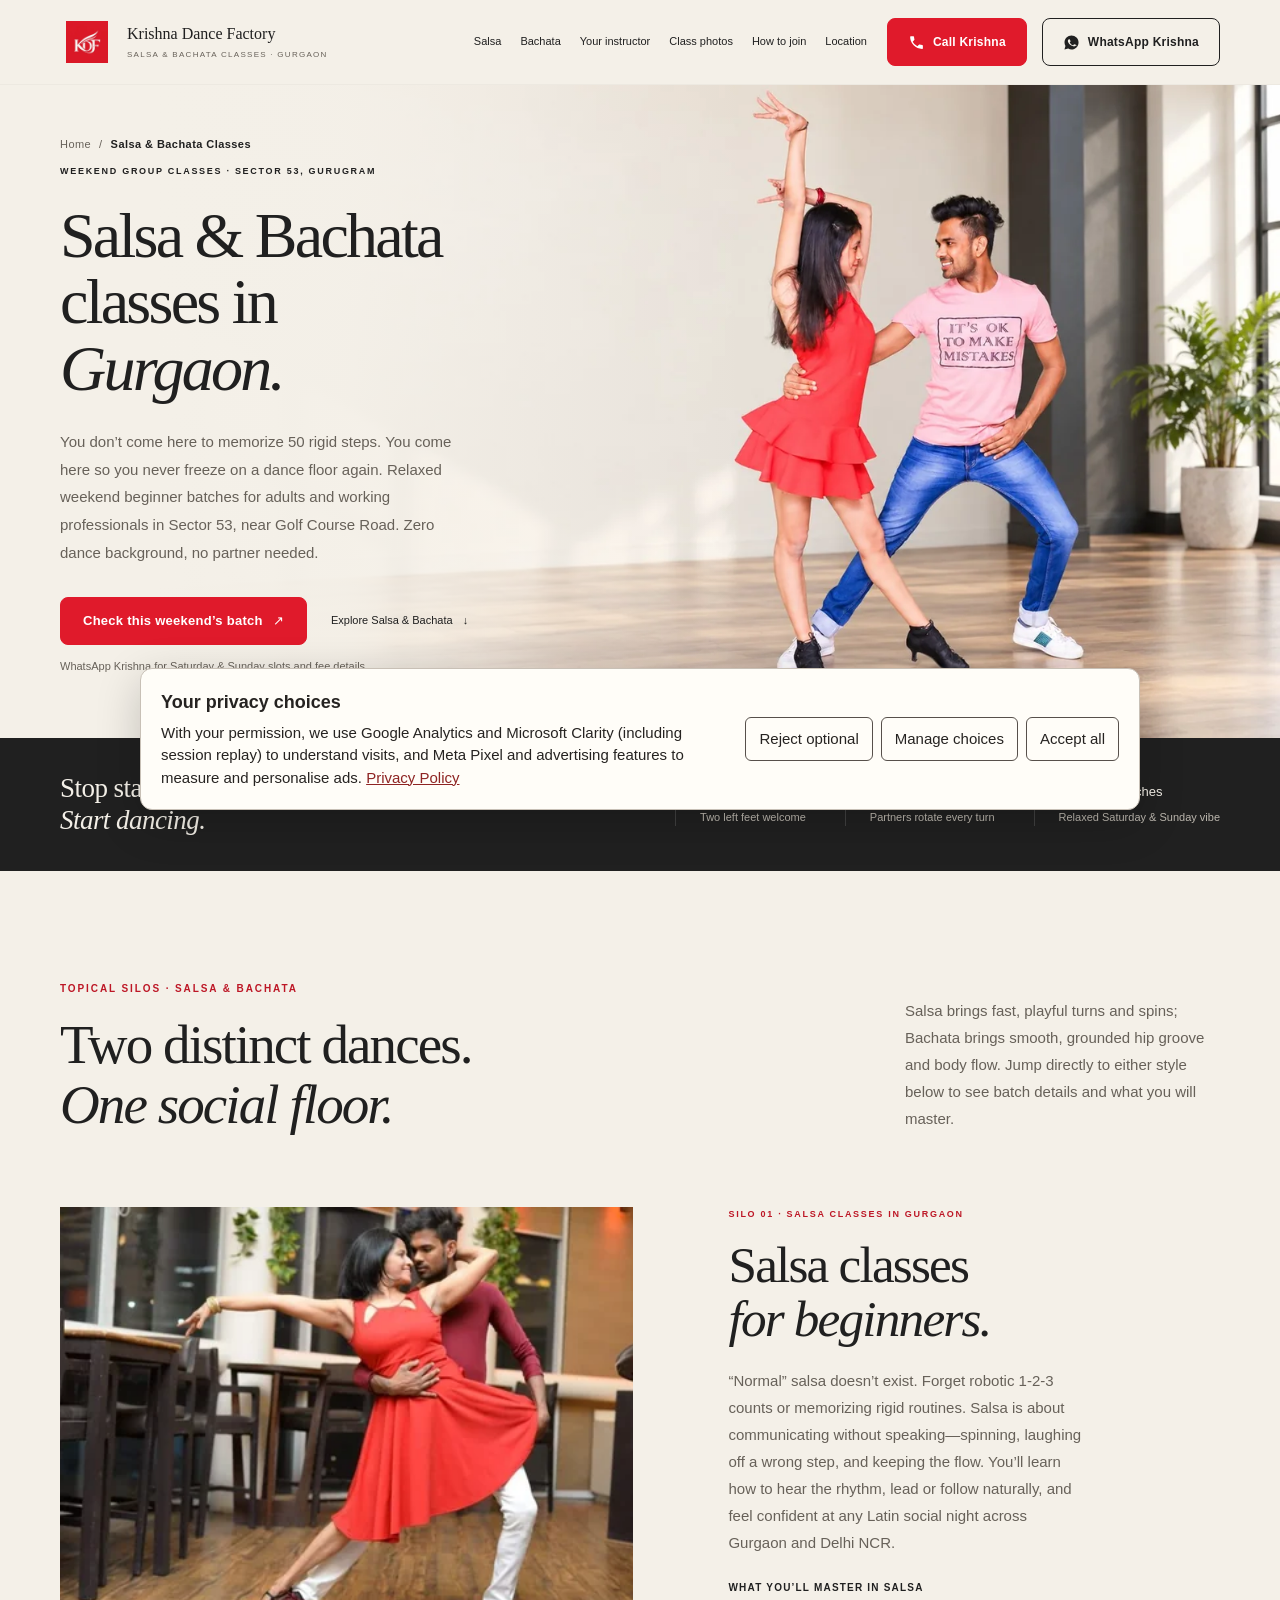
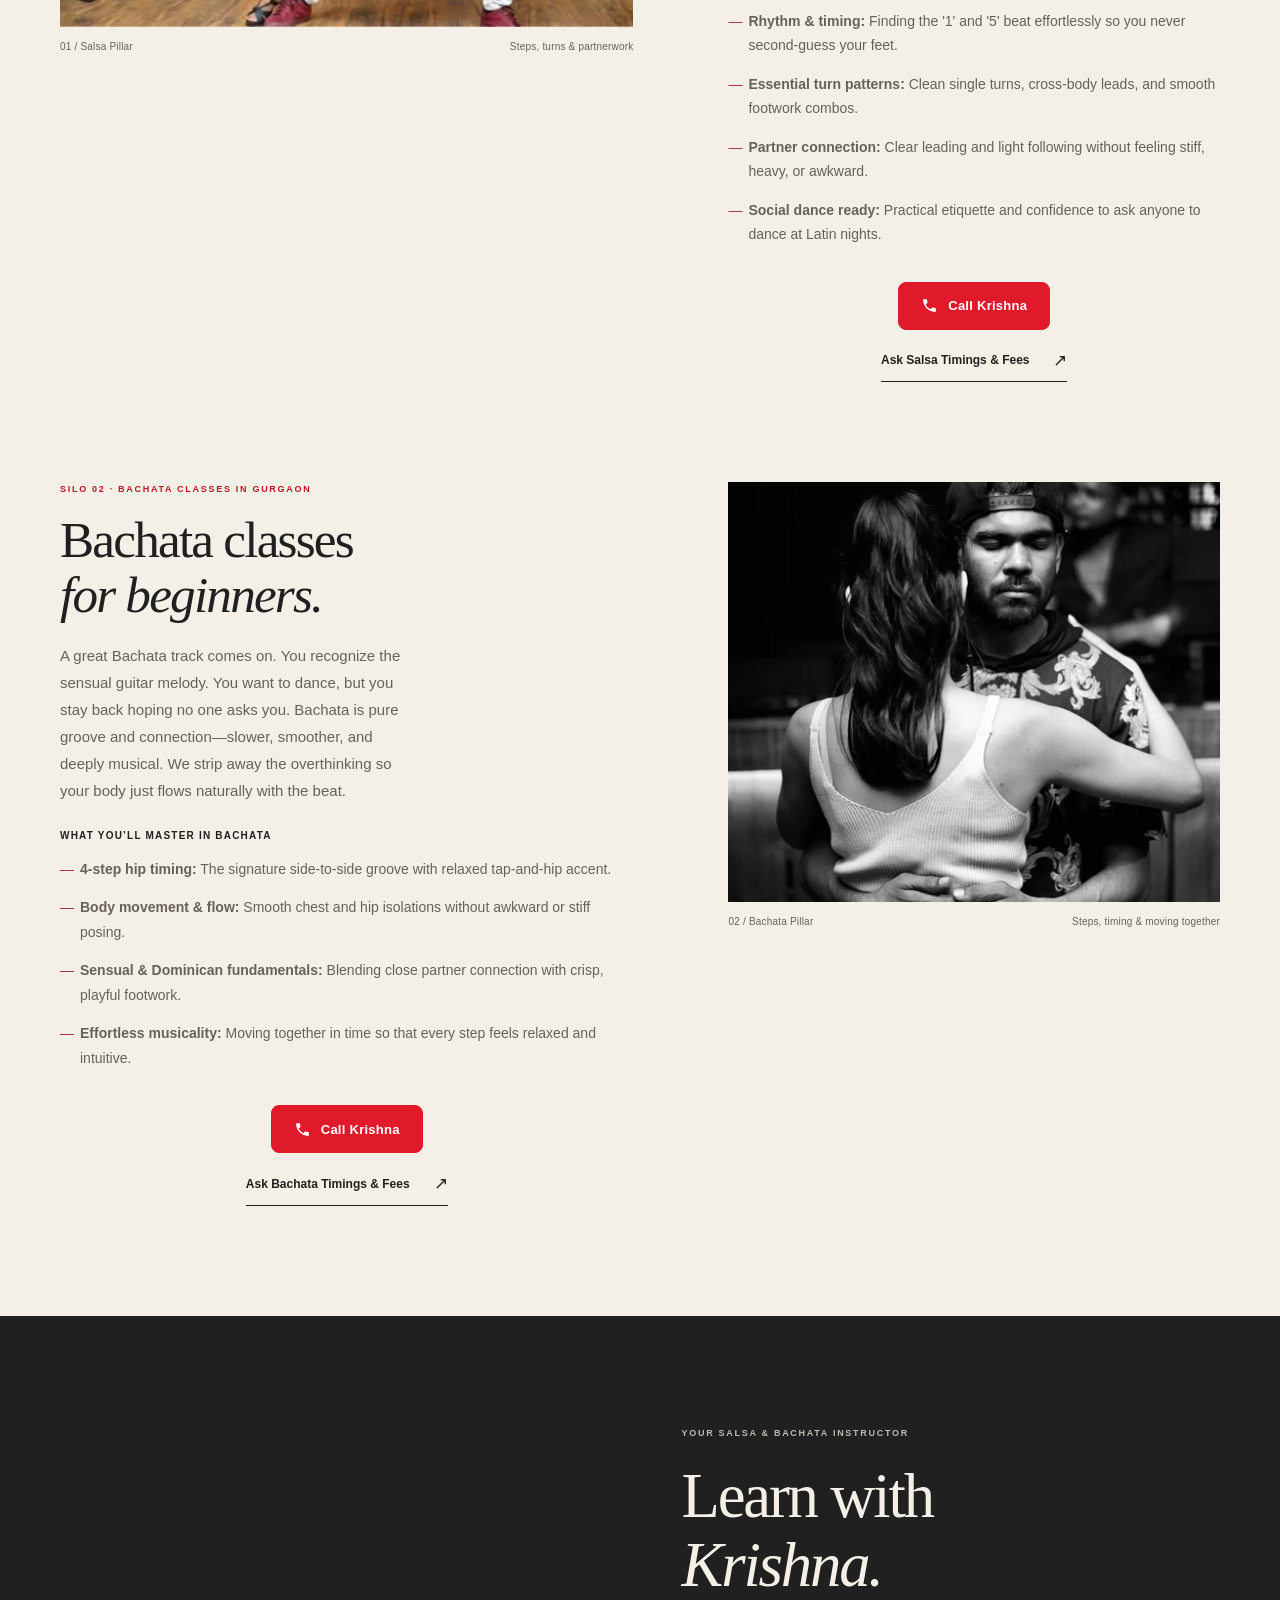
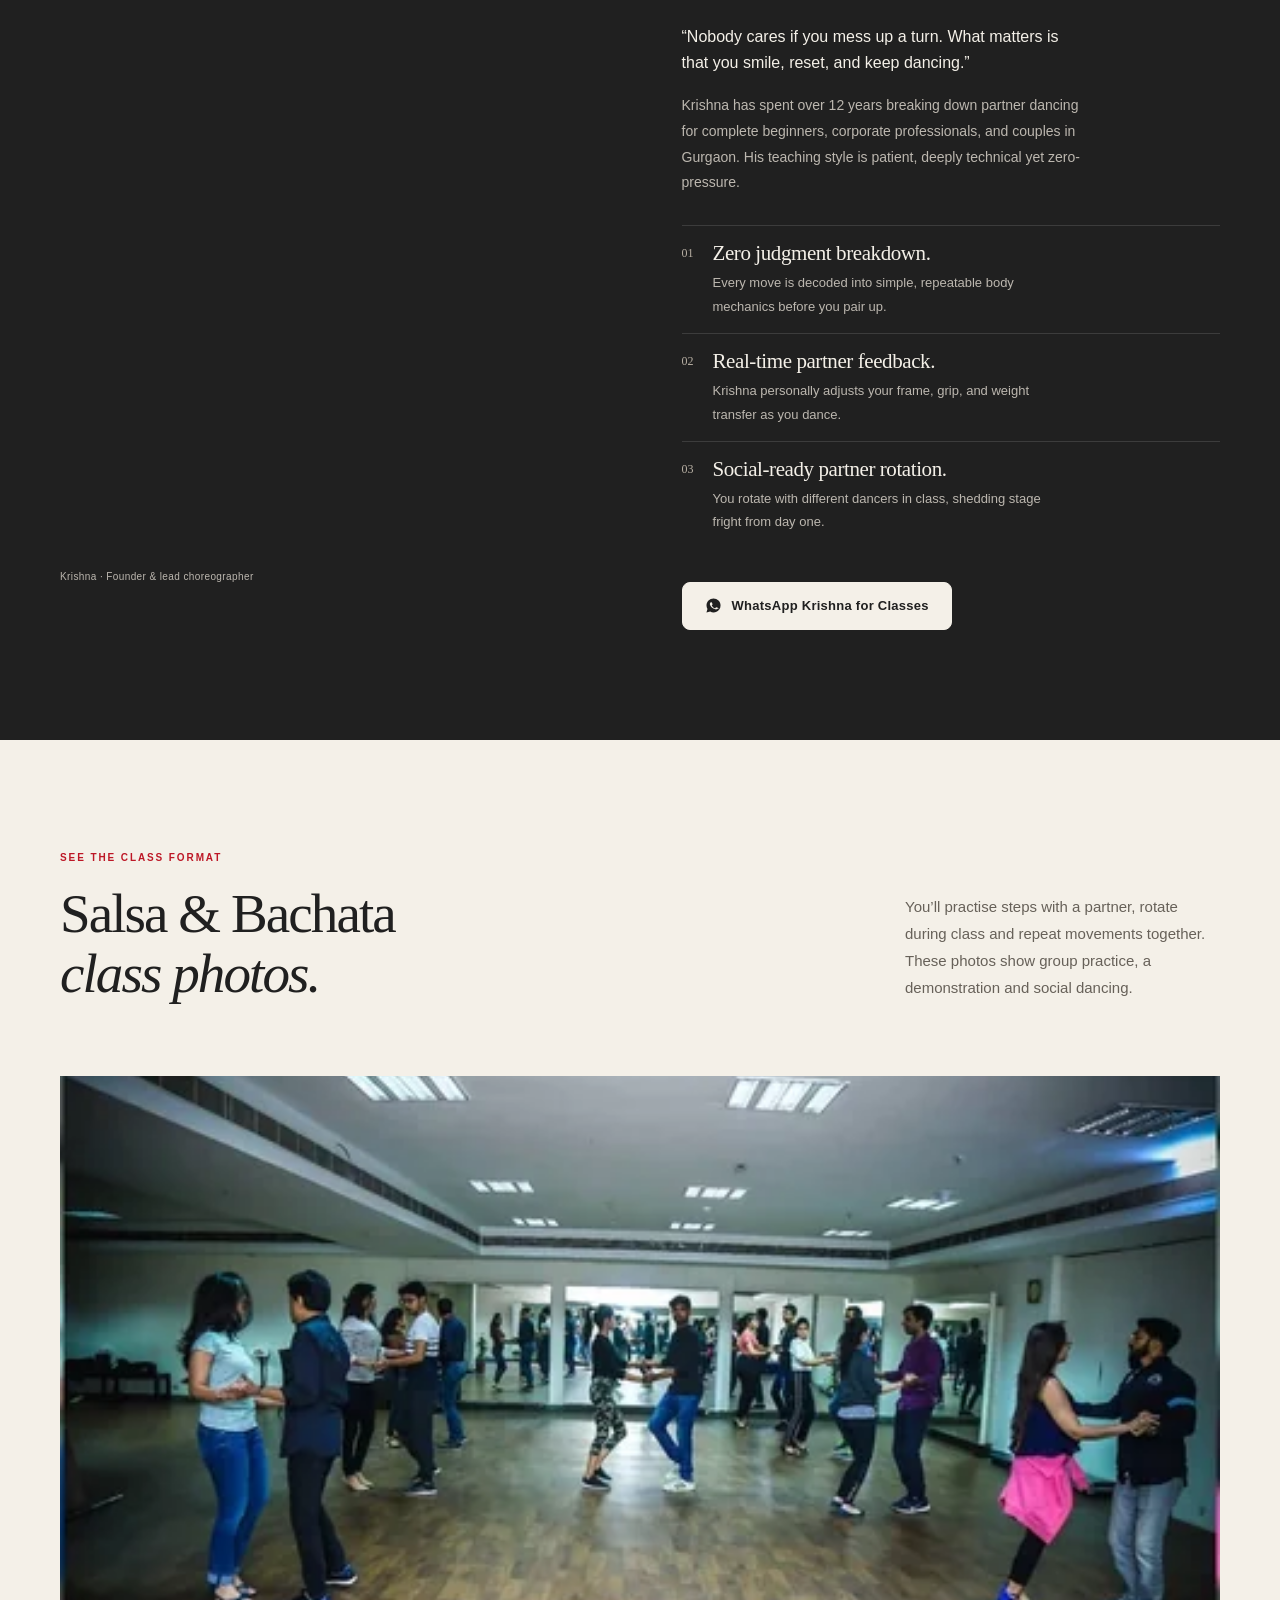
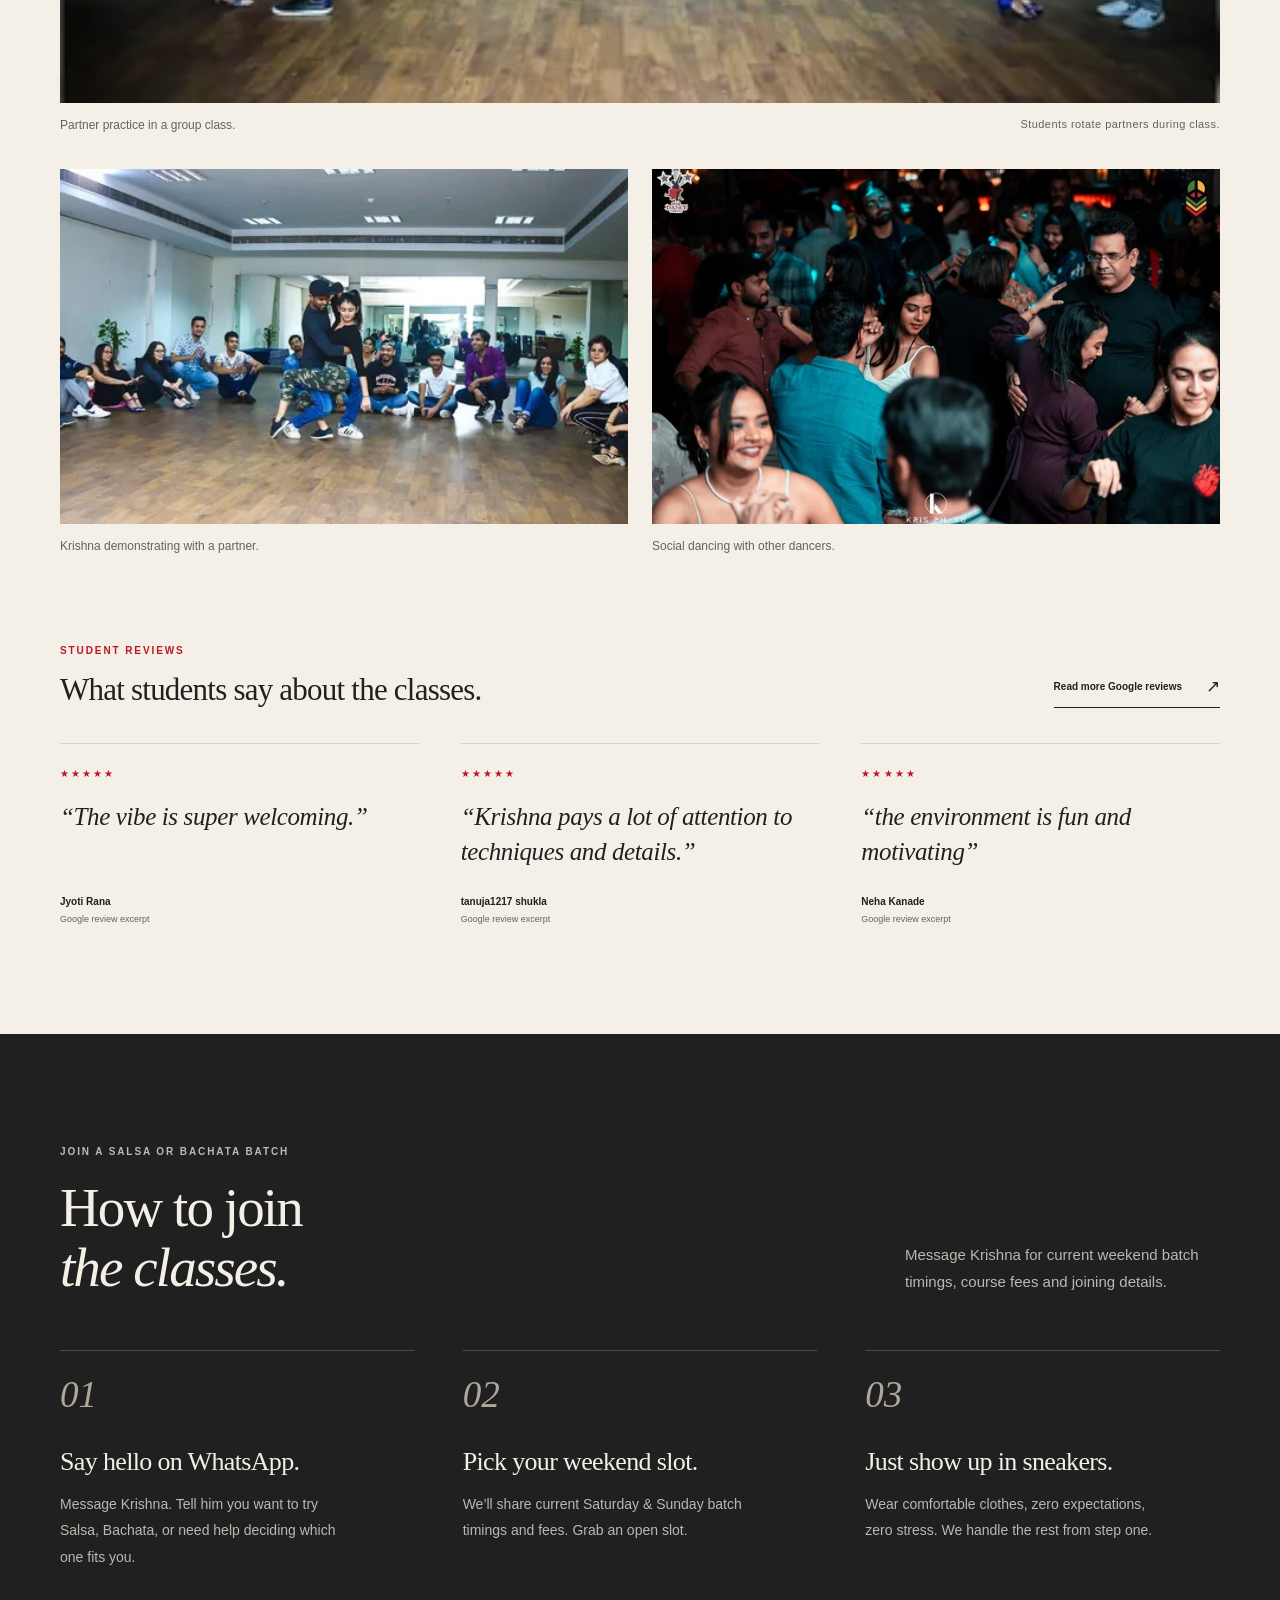
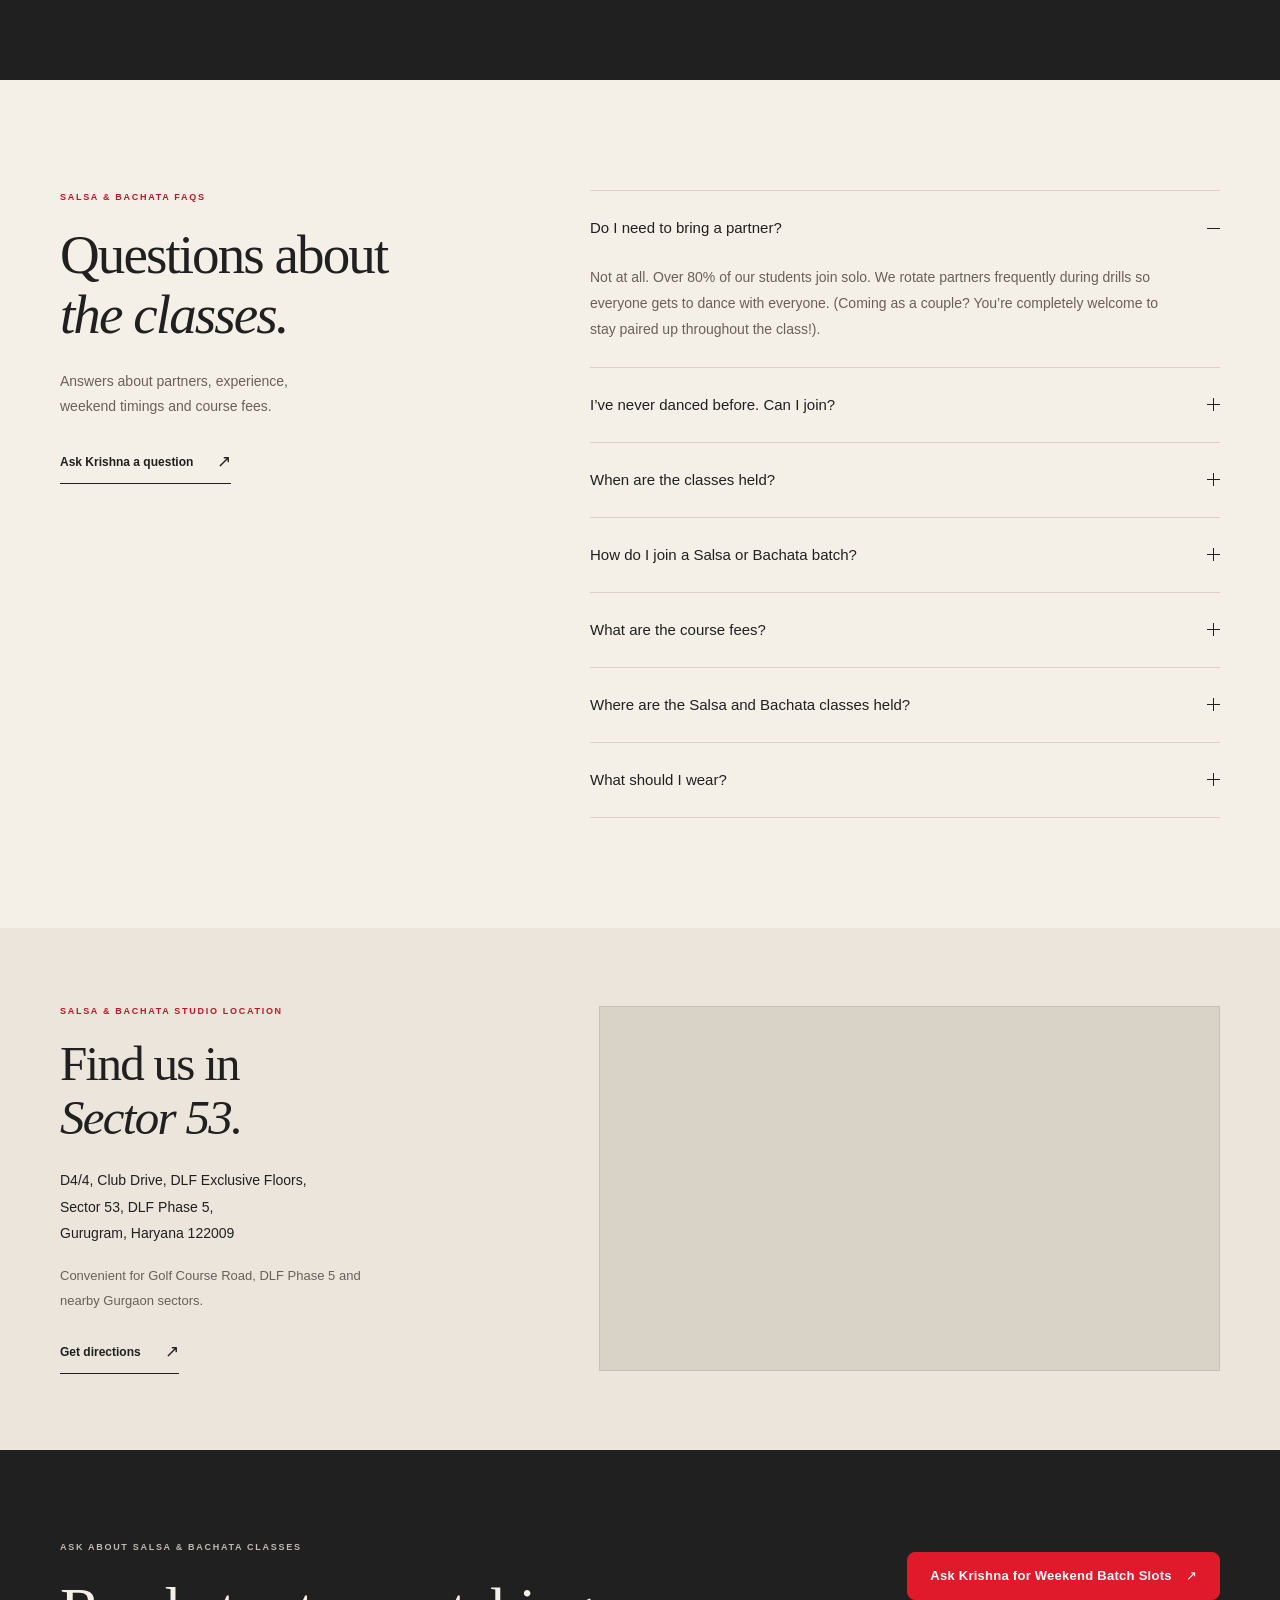
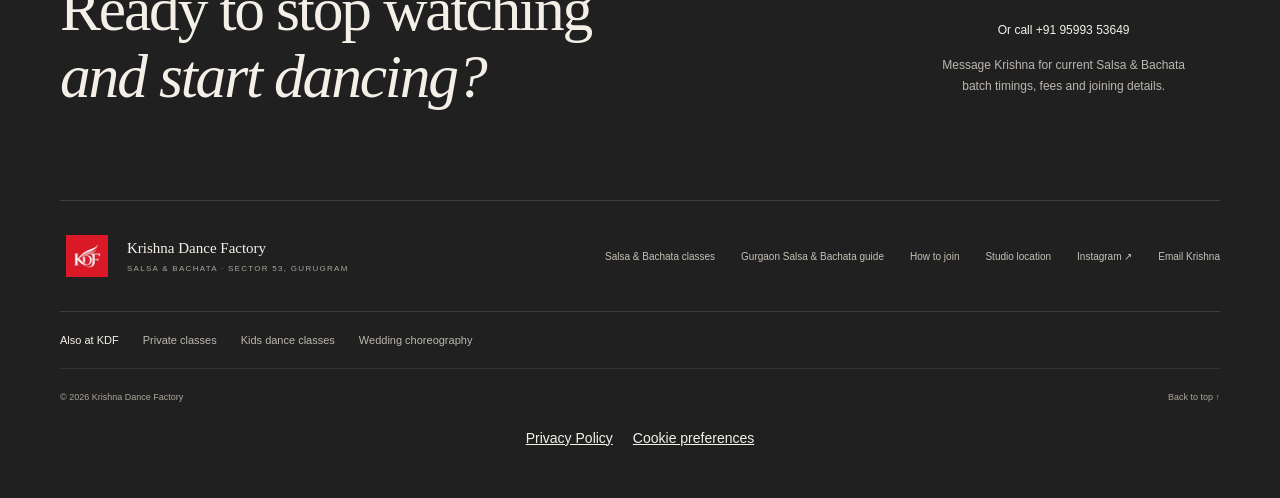
<file: salsa-bachata/index.html>
<!doctype html>
<html lang="en">
<head>
  <meta charset="utf-8">
  <meta name="viewport" content="width=device-width, initial-scale=1">
  <meta name="robots" content="index, follow, max-image-preview:large">
  <meta name="theme-color" content="#f4f0e8">
  <title>Salsa &amp; Bachata Classes in Gurgaon | Weekend Batches — KDF Sector 53</title>
  <meta name="description" content="Beginner-friendly Salsa &amp; Bachata classes in Gurgaon, Sector 53 near Golf Course Road. Weekend batches, no partner needed. Ask for timings and course fees.">
  <link rel="canonical" href="https://krishnadancefactory.in/salsa-bachata/">
  <meta property="og:type" content="website">
  <meta property="og:site_name" content="Krishna Dance Factory">
  <meta property="og:locale" content="en_IN">
  <meta property="og:title" content="Salsa &amp; Bachata Classes in Gurgaon | Weekend Batches — KDF Sector 53">
  <meta property="og:description" content="Beginner-friendly Salsa &amp; Bachata classes in Gurgaon, Sector 53 near Golf Course Road. Weekend batches, no partner needed. Ask for timings and course fees.">
  <meta property="og:url" content="https://krishnadancefactory.in/salsa-bachata/">
  <meta property="og:image" content="https://krishnadancefactory.in/salsa-bachata/assets/hero-first-dance.jpg">
  <meta property="og:image:width" content="1672">
  <meta property="og:image:height" content="941">
  <meta property="og:image:alt" content="Krishna and his dance partner demonstrating a Salsa pose">
  <meta name="twitter:card" content="summary_large_image">
  <meta name="twitter:title" content="Salsa &amp; Bachata Classes in Gurgaon | Weekend Batches — KDF Sector 53">
  <meta name="twitter:description" content="Beginner-friendly Salsa &amp; Bachata classes in Gurgaon, Sector 53 near Golf Course Road. Weekend batches, no partner needed. Ask for timings and course fees.">
  <meta name="twitter:image" content="https://krishnadancefactory.in/salsa-bachata/assets/hero-first-dance.jpg">
  <link rel="icon" href="assets/optimized/kdf-logo-192.webp" type="image/webp">
  <link rel="preload" href="assets/optimized/hero-first-dance-1672.webp" as="image" type="image/webp" imagesrcset="assets/optimized/hero-first-dance-640.webp 640w, assets/optimized/hero-first-dance-960.webp 960w, assets/optimized/hero-first-dance-1440.webp 1440w, assets/optimized/hero-first-dance-1672.webp 1672w" imagesizes="(max-width: 700px) 180vw, 100vw" fetchpriority="high">
  <link rel="stylesheet" href="styles.css">
  <!-- Shared production tracking; local and staging previews do not send data. -->
  <link rel="stylesheet" href="/privacy.css?v=20261106-2">
<script src="/tracking.js"></script>
  <script src="script.js" defer></script>
  <script type="application/ld+json">
{
  "@context": "https://schema.org",
  "@graph": [
    {
      "@type": "LocalBusiness",
      "@id": "https://krishnadancefactory.in/#danceschool",
      "name": "Krishna Dance Factory",
      "alternateName": [
        "KDF Dance Studio Gurgaon",
        "Krishna Dance Academy"
      ],
      "url": "https://krishnadancefactory.in/",
      "telephone": "+919599353649",
      "email": "krishnachoreographer@gmail.com",
      "image": "https://krishnadancefactory.in/salsa-bachata/assets/krishna-portrait.jpg",
      "address": {
        "@type": "PostalAddress",
        "streetAddress": "D4/4, Club Drive, DLF Exclusive Floors, Sector 53, DLF Phase 5",
        "addressLocality": "Gurugram",
        "addressRegion": "Haryana",
        "postalCode": "122009",
        "addressCountry": "IN"
      },
      "hasMap": "https://maps.google.com/maps?cid=18175839460244014133",
      "areaServed": [
        {
          "@type": "Place",
          "name": "Sector 53, Gurugram"
        },
        {
          "@type": "Place",
          "name": "DLF Phase 5"
        },
        {
          "@type": "Place",
          "name": "Golf Course Road"
        },
        {
          "@type": "City",
          "name": "Gurgaon"
        }
      ],
      "sameAs": [
        "https://www.instagram.com/krishnachoreographer",
        "https://maps.google.com/maps?cid=18175839460244014133"
      ],
      "logo": "https://krishnadancefactory.in/kdf_logo_red.webp",
      "priceRange": "₹₹",
      "geo": {
        "@type": "GeoCoordinates",
        "latitude": 28.4456,
        "longitude": 77.0978
      },
      "aggregateRating": {
        "@type": "AggregateRating",
        "ratingValue": "5.0",
        "bestRating": "5",
        "worstRating": "1",
        "ratingCount": "48"
      },
      "review": [
        {
          "@type": "Review",
          "author": {
            "@type": "Person",
            "name": "Jyoti Rana"
          },
          "reviewRating": {
            "@type": "Rating",
            "ratingValue": "5",
            "bestRating": "5"
          },
          "reviewBody": "The vibe is super welcoming."
        },
        {
          "@type": "Review",
          "author": {
            "@type": "Person",
            "name": "tanuja1217 shukla"
          },
          "reviewRating": {
            "@type": "Rating",
            "ratingValue": "5",
            "bestRating": "5"
          },
          "reviewBody": "Krishna pays a lot of attention to techniques and details."
        },
        {
          "@type": "Review",
          "author": {
            "@type": "Person",
            "name": "Neha Kanade"
          },
          "reviewRating": {
            "@type": "Rating",
            "ratingValue": "5",
            "bestRating": "5"
          },
          "reviewBody": "the environment is fun and motivating"
        }
      ]
    },
    {
      "@type": "WebPage",
      "@id": "https://krishnadancefactory.in/salsa-bachata/#webpage",
      "url": "https://krishnadancefactory.in/salsa-bachata/",
      "name": "Salsa & Bachata Classes in Gurgaon | Weekend Batches — KDF Sector 53",
      "description": "Beginner-friendly Salsa & Bachata classes in Gurgaon, Sector 53 near Golf Course Road. Weekend batches, no partner needed. Ask for timings and course fees.",
      "inLanguage": "en-IN",
      "mainEntity": {
        "@id": "https://krishnadancefactory.in/salsa-bachata/#dance-classes"
      },
      "about": {
        "@id": "https://krishnadancefactory.in/#danceschool"
      },
      "hasPart": [
        {
          "@id": "https://krishnadancefactory.in/salsa-bachata/#salsa"
        },
        {
          "@id": "https://krishnadancefactory.in/salsa-bachata/#bachata"
        },
        {
          "@id": "https://krishnadancefactory.in/salsa-bachata/#questions"
        }
      ],
      "breadcrumb": {
        "@id": "https://krishnadancefactory.in/salsa-bachata/#breadcrumb"
      }
    },
    {
      "@type": "Service",
      "@id": "https://krishnadancefactory.in/salsa-bachata/#dance-classes",
      "serviceType": "Salsa & Bachata Dance Classes",
      "name": "Salsa & Bachata Dance Classes in Gurgaon, Sector 53, DLF Phase 5",
      "url": "https://krishnadancefactory.in/salsa-bachata/",
      "description": "Beginner-friendly weekend group classes in Salsa and Bachata in Sector 53, DLF Phase 5, near Golf Course Road in Gurgaon. Learn steps, timing, footwork, turns, body movement and partner work. No partner needed.",
      "provider": {
        "@id": "https://krishnadancefactory.in/#danceschool"
      },
      "areaServed": [
        {
          "@type": "Place",
          "name": "Sector 53, Gurugram"
        },
        {
          "@type": "Place",
          "name": "DLF Phase 5"
        },
        {
          "@type": "Place",
          "name": "Golf Course Road"
        },
        {
          "@type": "City",
          "name": "Gurgaon"
        }
      ],
      "availableChannel": {
        "@type": "ServiceChannel",
        "serviceLocation": {
          "@id": "https://krishnadancefactory.in/#danceschool"
        },
        "servicePhone": {
          "@type": "ContactPoint",
          "telephone": "+919599353649",
          "contactType": "class enquiries"
        }
      }
    },
    {
      "@type": "FAQPage",
      "@id": "https://krishnadancefactory.in/salsa-bachata/#questions",
      "url": "https://krishnadancefactory.in/salsa-bachata/#questions",
      "mainEntity": [
        {
          "@type": "Question",
          "name": "Do I need to bring a partner?",
          "acceptedAnswer": {
            "@type": "Answer",
            "text": "No. Come solo. Partners rotate during class, so you can practise with different dancers."
          }
        },
        {
          "@type": "Question",
          "name": "I’ve never danced before. Can I join?",
          "acceptedAnswer": {
            "@type": "Answer",
            "text": "Yes. Beginner batches start with timing, basic steps and fundamentals. You don’t need any previous dance experience."
          }
        },
        {
          "@type": "Question",
          "name": "When are the classes held?",
          "acceptedAnswer": {
            "@type": "Answer",
            "text": "Classes run in weekend batches on Saturday and Sunday. Contact Krishna for the latest time slots and available batches."
          }
        },
        {
          "@type": "Question",
          "name": "How do I join a Salsa or Bachata batch?",
          "acceptedAnswer": {
            "@type": "Answer",
            "text": "WhatsApp or call Krishna for the current batch timings, course fees and joining details. He can help you choose a batch for your starting level."
          }
        },
        {
          "@type": "Question",
          "name": "What are the course fees?",
          "acceptedAnswer": {
            "@type": "Answer",
            "text": "Fees depend on the batch and programme. Message Krishna for the current fee structure and available timings before booking."
          }
        },
        {
          "@type": "Question",
          "name": "Where are the Salsa and Bachata classes held?",
          "acceptedAnswer": {
            "@type": "Answer",
            "text": "Krishna Dance Factory is at D4/4, Club Drive, DLF Exclusive Floors, Sector 53, DLF Phase 5, Gurugram, Haryana 122009, near Golf Course Road."
          }
        },
        {
          "@type": "Question",
          "name": "What should I wear?",
          "acceptedAnswer": {
            "@type": "Answer",
            "text": "Wear comfortable clothes that let you move freely and clean, comfortable footwear suitable for a dance floor."
          }
        }
      ]
    },
    {
      "@type": "BreadcrumbList",
      "@id": "https://krishnadancefactory.in/salsa-bachata/#breadcrumb",
      "itemListElement": [
        {
          "@type": "ListItem",
          "position": 1,
          "name": "Home",
          "item": "https://krishnadancefactory.in/"
        },
        {
          "@type": "ListItem",
          "position": 2,
          "name": "Salsa & Bachata Classes",
          "item": "https://krishnadancefactory.in/salsa-bachata/"
        }
      ]
    },
    {
      "@type": "Course",
      "@id": "https://krishnadancefactory.in/salsa-bachata/#salsa",
      "name": "Beginner Salsa Dance Course in Gurgaon",
      "url": "https://krishnadancefactory.in/salsa-bachata/#salsa",
      "description": "Structured beginner Salsa course covering timing, footwork, cross-body leads, single turns, and social partner dancing in Sector 53, Gurgaon.",
      "provider": {
        "@id": "https://krishnadancefactory.in/#danceschool"
      },
      "hasCourseInstance": {
        "@type": "CourseInstance",
        "@id": "https://krishnadancefactory.in/salsa-bachata/#salsa-instance",
        "courseMode": "OnSite",
        "courseSchedule": {
          "@type": "Schedule",
          "repeatFrequency": "P1W",
          "byDay": [
            "https://schema.org/Saturday",
            "https://schema.org/Sunday"
          ]
        },
        "location": {
          "@id": "https://krishnadancefactory.in/#danceschool"
        }
      }
    },
    {
      "@type": "Course",
      "@id": "https://krishnadancefactory.in/salsa-bachata/#bachata",
      "name": "Beginner Bachata Dance Course in Gurgaon",
      "url": "https://krishnadancefactory.in/salsa-bachata/#bachata",
      "description": "Sensual & Dominican Bachata classes for beginners in Gurgaon Sector 53. Learn 4-count hip groove, body flow, partner connection, and musicality.",
      "provider": {
        "@id": "https://krishnadancefactory.in/#danceschool"
      },
      "hasCourseInstance": {
        "@type": "CourseInstance",
        "@id": "https://krishnadancefactory.in/salsa-bachata/#bachata-instance",
        "courseMode": "OnSite",
        "courseSchedule": {
          "@type": "Schedule",
          "repeatFrequency": "P1W",
          "byDay": [
            "https://schema.org/Saturday",
            "https://schema.org/Sunday"
          ]
        },
        "location": {
          "@id": "https://krishnadancefactory.in/#danceschool"
        }
      }
    }
  ]
}
  </script>
<link rel="stylesheet" href="../contact-clearance.css">
</head>
<body>
<a class="skip-link" href="#main">Skip to content</a>
<header class="site-header">
    <div class="container nav-wrap">
      <a class="brand" href="https://krishnadancefactory.in/" aria-label="Krishna Dance Factory homepage"><img src="assets/optimized/kdf-logo-192.webp" alt="Krishna Dance Factory Gurgaon logo" width="192" height="192"><span>Krishna Dance Factory<small>SALSA &amp; BACHATA CLASSES · GURGAON</small></span></a>
      <nav id="main-navigation" class="main-nav" aria-label="Salsa and Bachata page sections"><a href="#salsa">Salsa</a><a href="#bachata">Bachata</a><a href="#krishna">Your instructor</a><a href="#community">Class photos</a><a href="#joining">How to join</a><a href="#location">Location</a></nav>
      <div class="nav-actions"><a class="button button-call button-call-header" href="tel:+919599353649"><svg class="btn-icon" viewBox="0 0 24 24" width="16" height="16" fill="currentColor" aria-hidden="true"><path d="M6.62 10.79a15.05 15.05 0 006.59 6.59l2.2-2.2a1 1 0 011.02-.24c1.12.37 2.33.57 3.57.57a1 1 0 011 1V20a1 1 0 01-1 1A17 17 0 013 4a1 1 0 011-1h3.5a1 1 0 011 1c0 1.25.2 2.45.57 3.57a1 1 0 01-.25 1.02l-2.2 2.2z"/></svg><span>Call Krishna</span></a><a class="button button-outline button-wa-header" href="https://wa.me/919599353649?text=Hi%20Krishna!%20I'm%20interested%20in%20Salsa%20and%20Bachata%20classes%20in%20Gurgaon.%20Please%20share%20the%20current%20batch%20timings%2C%20course%20fees%20and%20how%20to%20join." target="_blank" rel="noopener noreferrer"><svg class="btn-icon" viewBox="0 0 24 24" width="16" height="16" fill="currentColor" aria-hidden="true"><path d="M12.04 2C6.58 2 2.13 6.45 2.13 11.91c0 1.75.46 3.45 1.32 4.95L2.05 22l5.25-1.38c1.45.79 3.08 1.21 4.74 1.21 5.46 0 9.91-4.45 9.91-9.91 0-2.65-1.03-5.14-2.9-7.01A9.82 9.82 0 0012.04 2zm5.8 14.16c-.24.68-1.4 1.28-1.94 1.34-.51.06-1.18.08-3.41-.83-2.68-1.1-4.39-3.83-4.52-4.01-.13-.18-1.08-1.44-1.08-2.75 0-1.31.69-1.96.93-2.22.24-.26.54-.33.72-.33.18 0 .36 0 .52.01.17.01.4.06.61.56.24.57.82 2 .89 2.15.07.15.12.33.02.53-.1.2-.15.32-.3.5-.15.18-.32.4-.46.54-.15.15-.31.31-.13.62.18.31.8 1.31 1.71 2.12 1.17 1.04 2.16 1.36 2.47 1.51.31.15.49.13.67-.08.18-.21.78-.91.99-1.22.21-.31.42-.26.7-.15.28.11 1.77.83 2.07.98.3.15.5.23.57.35.07.12.07.72-.17 1.4z"/></svg><span>WhatsApp Krishna</span></a><button class="menu-toggle" aria-label="Open navigation" aria-controls="main-navigation" aria-expanded="false"><span></span><span></span></button></div>
    </div>
  </header>
  <main id="main">
    <section class="hero" id="top" aria-labelledby="hero-title">
      <img class="hero-image" src="assets/optimized/hero-first-dance-1672.webp" srcset="assets/optimized/hero-first-dance-640.webp 640w, assets/optimized/hero-first-dance-960.webp 960w, assets/optimized/hero-first-dance-1440.webp 1440w, assets/optimized/hero-first-dance-1672.webp 1672w" sizes="(max-width: 700px) 180vw, 100vw" alt="Krishna and his dance partner in their original Salsa pose, against an ivory studio background" width="1672" height="941" fetchpriority="high" decoding="async">
      <div class="hero-blend" aria-hidden="true"></div>
      <div class="container hero-container"><div class="hero-copy"><nav class="breadcrumb-nav" aria-label="Breadcrumb"><ol class="breadcrumb-list"><li><a href="https://krishnadancefactory.in/">Home</a></li><li aria-hidden="true">/</li><li aria-current="page">Salsa &amp; Bachata Classes</li></ol></nav><p class="eyebrow">Weekend group classes · Sector 53, Gurugram</p><h1 id="hero-title">Salsa &amp; Bachata<br>classes in<br><em>Gurgaon.</em></h1><p class="hero-intro">You don’t come here to memorize 50 rigid steps. You come here so you never freeze on a dance floor again. Relaxed weekend beginner batches for adults and working professionals in Sector 53, near Golf Course Road. Zero dance background, no partner needed.</p><div class="hero-actions"><a class="button" href="https://wa.me/919599353649?text=Hi%20Krishna!%20I'm%20interested%20in%20Salsa%20and%20Bachata%20classes%20in%20Gurgaon.%20Please%20share%20the%20current%20batch%20timings%2C%20course%20fees%20and%20how%20to%20join." target="_blank" rel="noopener noreferrer">Check this weekend’s batch <span aria-hidden="true">↗</span></a><a class="quiet-link" href="#salsa">Explore Salsa &amp; Bachata <span aria-hidden="true">↓</span></a></div><p class="microcopy">WhatsApp Krishna for Saturday & Sunday slots and fee details.</p></div></div>
    </section>

    <section class="welcome-strip dark-section" aria-label="What to expect"><div class="container welcome-inner"><p>Stop standing by the bar.<br><em>Start dancing.</em></p><div class="welcome-points"><span><b>Zero experience</b>Two left feet welcome</span><span><b>No partner needed</b>Partners rotate every turn</span><span><b>Weekend batches</b>Relaxed Saturday &amp; Sunday vibe</span></div></div></section>

    <section class="styles-section section-space" id="classes" aria-labelledby="styles-title">
      <div class="container">
        <div class="section-heading split-heading"><div><p class="eyebrow red-eyebrow">Topical Silos · Salsa &amp; Bachata</p><h2 id="styles-title">Two distinct dances.<br><em>One social floor.</em></h2></div><p>Salsa brings fast, playful turns and spins; Bachata brings smooth, grounded hip groove and body flow. Jump directly to either style below to see batch details and what you will master.</p></div>

        <article class="dance-row" id="salsa" aria-labelledby="salsa-title">
          <figure class="dance-photo salsa-photo">
            <img src="assets/optimized/salsa-800.webp" srcset="assets/optimized/salsa-480.webp 480w, assets/optimized/salsa-800.webp 800w, assets/optimized/salsa-1136.webp 1136w" sizes="(max-width: 370px) calc(100vw - 32px), (max-width: 700px) calc(100vw - 40px), (max-width: 1224px) 50vw, 574px" alt="Krishna and his partner dancing Salsa in Gurgaon studio" width="1136" height="758" loading="lazy" decoding="async">
            <figcaption><span>01 / Salsa Pillar</span><span>Steps, turns &amp; partnerwork</span></figcaption>
          </figure>
          <div class="dance-copy">
            <p class="eyebrow red-eyebrow">Silo 01 · Salsa Classes in Gurgaon</p>
            <h2 id="salsa-title" style="font-size:clamp(38px,4vw,52px);line-height:1.06;margin-bottom:20px;">Salsa classes <br><em>for beginners.</em></h2>
            <p>“Normal” salsa doesn’t exist. Forget robotic 1-2-3 counts or memorizing rigid routines. Salsa is about communicating without speaking—spinning, laughing off a wrong step, and keeping the flow. You’ll learn how to hear the rhythm, lead or follow naturally, and feel confident at any Latin social night across Gurgaon and Delhi NCR.</p>
            <p class="learn-label">What you’ll master in Salsa</p>
            <ul class="learning-list">
              <li><strong>Rhythm &amp; timing:</strong> Finding the '1' and '5' beat effortlessly so you never second-guess your feet.</li>
              <li><strong>Essential turn patterns:</strong> Clean single turns, cross-body leads, and smooth footwork combos.</li>
              <li><strong>Partner connection:</strong> Clear leading and light following without feeling stiff, heavy, or awkward.</li>
              <li><strong>Social dance ready:</strong> Practical etiquette and confidence to ask anyone to dance at Latin nights.</li>
            </ul>
            <div class="card-action-wrap" style="display:flex;align-items:center;gap:18px;flex-wrap:wrap;">
              <a class="button button-call" href="tel:+919599353649"><svg class="btn-icon" viewBox="0 0 24 24" width="18" height="18" fill="currentColor" aria-hidden="true"><path d="M6.62 10.79a15.05 15.05 0 006.59 6.59l2.2-2.2a1 1 0 011.02-.24c1.12.37 2.33.57 3.57.57a1 1 0 011 1V20a1 1 0 01-1 1A17 17 0 013 4a1 1 0 011-1h3.5a1 1 0 011 1c0 1.25.2 2.45.57 3.57a1 1 0 01-.25 1.02l-2.2 2.2z"/></svg><span>Call Krishna</span></a>
              <a class="text-link" href="https://wa.me/919599353649?text=Hi%20Krishna!%20I'm%20interested%20in%20Beginner%20Salsa%20classes%20in%20Gurgaon.%20Please%20share%20timings%20and%20fees." target="_blank" rel="noopener noreferrer">Ask Salsa Timings &amp; Fees <span aria-hidden="true">↗</span></a>
            </div>
          </div>
        </article>

        <article class="dance-row dance-row-reversed" id="bachata" aria-labelledby="bachata-title">
          <figure class="dance-photo bachata-photo">
            <img src="assets/optimized/bachata-800.webp" srcset="assets/optimized/bachata-480.webp 480w, assets/optimized/bachata-800.webp 800w, assets/optimized/bachata-1066.webp 1066w" sizes="(max-width: 370px) calc(100vw - 32px), (max-width: 700px) calc(100vw - 40px), (max-width: 1224px) 50vw, 492px" alt="Krishna and partner dancing Bachata in Sector 53 Gurgaon" width="1066" height="1600" loading="lazy" decoding="async">
            <figcaption><span>02 / Bachata Pillar</span><span>Steps, timing &amp; moving together</span></figcaption>
          </figure>
          <div class="dance-copy">
            <p class="eyebrow red-eyebrow">Silo 02 · Bachata Classes in Gurgaon</p>
            <h2 id="bachata-title" style="font-size:clamp(38px,4vw,52px);line-height:1.06;margin-bottom:20px;">Bachata classes <br><em>for beginners.</em></h2>
            <p>A great Bachata track comes on. You recognize the sensual guitar melody. You want to dance, but you stay back hoping no one asks you. Bachata is pure groove and connection—slower, smoother, and deeply musical. We strip away the overthinking so your body just flows naturally with the beat.</p>
            <p class="learn-label">What you’ll master in Bachata</p>
            <ul class="learning-list">
              <li><strong>4-step hip timing:</strong> The signature side-to-side groove with relaxed tap-and-hip accent.</li>
              <li><strong>Body movement &amp; flow:</strong> Smooth chest and hip isolations without awkward or stiff posing.</li>
              <li><strong>Sensual &amp; Dominican fundamentals:</strong> Blending close partner connection with crisp, playful footwork.</li>
              <li><strong>Effortless musicality:</strong> Moving together in time so that every step feels relaxed and intuitive.</li>
            </ul>
            <div class="card-action-wrap" style="display:flex;align-items:center;gap:18px;flex-wrap:wrap;">
              <a class="button button-call" href="tel:+919599353649"><svg class="btn-icon" viewBox="0 0 24 24" width="18" height="18" fill="currentColor" aria-hidden="true"><path d="M6.62 10.79a15.05 15.05 0 006.59 6.59l2.2-2.2a1 1 0 011.02-.24c1.12.37 2.33.57 3.57.57a1 1 0 011 1V20a1 1 0 01-1 1A17 17 0 013 4a1 1 0 011-1h3.5a1 1 0 011 1c0 1.25.2 2.45.57 3.57a1 1 0 01-.25 1.02l-2.2 2.2z"/></svg><span>Call Krishna</span></a>
              <a class="text-link" href="https://wa.me/919599353649?text=Hi%20Krishna!%20I'm%20interested%20in%20Beginner%20Bachata%20classes%20in%20Gurgaon.%20Please%20share%20timings%20and%20fees." target="_blank" rel="noopener noreferrer">Ask Bachata Timings &amp; Fees <span aria-hidden="true">↗</span></a>
            </div>
          </div>
        </article>
      </div>
    </section>

    <section class="teacher-section dark-section section-space" id="krishna" aria-labelledby="teacher-title"><div class="container teacher-layout"><figure class="teacher-photo"><img src="assets/optimized/krishna-portrait-800.webp" srcset="assets/optimized/krishna-portrait-480.webp 480w, assets/optimized/krishna-portrait-800.webp 800w, assets/optimized/krishna-portrait-1200.webp 1200w" sizes="(max-width: 370px) calc(100vw - 32px), (max-width: 460px) calc(100vw - 40px), (max-width: 700px) 420px, (max-width: 1224px) 50vw, 512px" alt="Original solo portrait of Krishna in a denim shirt, holding a dance pose" width="1200" height="1800" loading="lazy" decoding="async"><figcaption>Krishna · Founder &amp; lead choreographer</figcaption></figure><div class="teacher-copy"><p class="eyebrow">Your Salsa &amp; Bachata instructor</p><h2 id="teacher-title">Learn with<br><em>Krishna.</em></h2><p class="teacher-intro">“Nobody cares if you mess up a turn. What matters is that you smile, reset, and keep dancing.”</p><p>Krishna has spent over 12 years breaking down partner dancing for complete beginners, corporate professionals, and couples in Gurgaon. His teaching style is patient, deeply technical yet zero-pressure.</p><div class="teaching-approach"><div><span>01</span><div><h3>Zero judgment breakdown.</h3><p>Every move is decoded into simple, repeatable body mechanics before you pair up.</p></div></div><div><span>02</span><div><h3>Real-time partner feedback.</h3><p>Krishna personally adjusts your frame, grip, and weight transfer as you dance.</p></div></div><div><span>03</span><div><h3>Social-ready partner rotation.</h3><p>You rotate with different dancers in class, shedding stage fright from day one.</p></div></div></div><a class="button button-cream" href="https://wa.me/919599353649?text=Hi%20Krishna!%20I%20have%20a%20question%20about%20your%20Salsa%20and%20Bachata%20classes%20in%20Gurgaon.%20Please%20help%20me%20choose%20a%20suitable%20batch." target="_blank" rel="noopener noreferrer"><svg class="btn-icon" viewBox="0 0 24 24" width="18" height="18" fill="currentColor" aria-hidden="true"><path d="M12.04 2C6.58 2 2.13 6.45 2.13 11.91c0 1.75.46 3.45 1.32 4.95L2.05 22l5.25-1.38c1.45.79 3.08 1.21 4.74 1.21 5.46 0 9.91-4.45 9.91-9.91 0-2.65-1.03-5.14-2.9-7.01A9.82 9.82 0 0012.04 2zm5.8 14.16c-.24.68-1.4 1.28-1.94 1.34-.51.06-1.18.08-3.41-.83-2.68-1.1-4.39-3.83-4.52-4.01-.13-.18-1.08-1.44-1.08-2.75 0-1.31.69-1.96.93-2.22.24-.26.54-.33.72-.33.18 0 .36 0 .52.01.17.01.4.06.61.56.24.57.82 2 .89 2.15.07.15.12.33.02.53-.1.2-.15.32-.3.5-.15.18-.32.4-.46.54-.15.15-.31.31-.13.62.18.31.8 1.31 1.71 2.12 1.17 1.04 2.16 1.36 2.47 1.51.31.15.49.13.67-.08.18-.21.78-.91.99-1.22.21-.31.42-.26.7-.15.28.11 1.77.83 2.07.98.3.15.5.23.57.35.07.12.07.72-.17 1.4z"/></svg><span>WhatsApp Krishna for Classes</span></a></div></div></section>

    <section class="community-section section-space" id="community" aria-labelledby="community-title"><div class="container"><div class="section-heading split-heading"><div><p class="eyebrow red-eyebrow">See the class format</p><h2 id="community-title">Salsa &amp; Bachata<br><em>class photos.</em></h2></div><p>You’ll practise steps with a partner, rotate during class and repeat movements together. These photos show group practice, a demonstration and social dancing.</p></div><div class="community-gallery"><figure class="community-main"><img src="assets/optimized/community-practice-800.webp" srcset="assets/optimized/community-practice-480.webp 480w, assets/optimized/community-practice-800.webp 800w, assets/optimized/community-practice-1080.webp 1080w" sizes="(max-width: 370px) calc(100vw - 32px), (max-width: 700px) calc(100vw - 40px), (max-width: 1224px) calc(100vw - 64px), 1160px" alt="Students practising in pairs during a partner dance class" width="1080" height="1080" loading="lazy" decoding="async"><figcaption><span>Partner practice in a group class.</span><span>Students rotate partners during class.</span></figcaption></figure><figure><img src="assets/optimized/community-demonstration-800.webp" srcset="assets/optimized/community-demonstration-480.webp 480w, assets/optimized/community-demonstration-800.webp 800w, assets/optimized/community-demonstration-1080.webp 1080w" sizes="(max-width: 370px) calc(100vw - 32px), (max-width: 700px) calc(100vw - 40px), (max-width: 1224px) 50vw, 568px" alt="Krishna demonstrating partner dance movement while students watch" width="1080" height="1080" loading="lazy" decoding="async"><figcaption>Krishna demonstrating with a partner.</figcaption></figure><figure><img src="assets/optimized/community-social-960.webp" srcset="assets/optimized/community-social-640.webp 640w, assets/optimized/community-social-960.webp 960w, assets/optimized/community-social-1440.webp 1440w, assets/optimized/community-social-1800.webp 1800w" sizes="(max-width: 370px) calc(100vw - 32px), (max-width: 700px) calc(100vw - 40px), (max-width: 1224px) 50vw, 568px" alt="Actual dancers sharing a busy social dance floor" width="1800" height="1200" loading="lazy" decoding="async"><figcaption>Social dancing with other dancers.</figcaption></figure></div>
      <div class="reviews-heading"><div><p class="eyebrow red-eyebrow">Student reviews</p><h3>What students say about the classes.</h3></div><a class="text-link" href="https://share.google/UefStw4itrTwEu1Ay" target="_blank" rel="noopener noreferrer">Read more Google reviews <span aria-hidden="true">↗</span></a></div><div class="reviews"><figure class="review"><div class="review-stars" aria-label="5 out of 5 stars">★★★★★</div><blockquote>“The vibe is super welcoming.”</blockquote><figcaption><b>Jyoti Rana</b><span>Google review excerpt</span></figcaption></figure><figure class="review"><div class="review-stars" aria-label="5 out of 5 stars">★★★★★</div><blockquote>“Krishna pays a lot of attention to techniques and details.”</blockquote><figcaption><b>tanuja1217 shukla</b><span>Google review excerpt</span></figcaption></figure><figure class="review"><div class="review-stars" aria-label="5 out of 5 stars">★★★★★</div><blockquote>“the environment is fun and motivating”</blockquote><figcaption><b>Neha Kanade</b><span>Google review excerpt</span></figcaption></figure></div>
    </div></section>

    <section class="joining-section dark-section section-space" id="joining" aria-labelledby="joining-title"><div class="container"><div class="section-heading split-heading"><div><p class="eyebrow">Join a Salsa or Bachata batch</p><h2 id="joining-title">How to join<br><em>the classes.</em></h2></div><p>Message Krishna for current weekend batch timings, course fees and joining details.</p></div><ol class="joining-steps"><li><span class="step-number">01</span><h3>Say hello on WhatsApp.</h3><p>Message Krishna. Tell him you want to try Salsa, Bachata, or need help deciding which one fits you.</p></li><li><span class="step-number">02</span><h3>Pick your weekend slot.</h3><p>We’ll share current Saturday &amp; Sunday batch timings and fees. Grab an open slot.</p></li><li><span class="step-number">03</span><h3>Just show up in sneakers.</h3><p>Wear comfortable clothes, zero expectations, zero stress. We handle the rest from step one.</p></li></ol></div></section>

    <section class="faq-section section-space" id="questions" aria-labelledby="faq-title"><div class="container faq-layout"><div class="faq-intro"><p class="eyebrow red-eyebrow">Salsa &amp; Bachata FAQs</p><h2 id="faq-title">Questions about<br><em>the classes.</em></h2><p>Answers about partners, experience, weekend timings and course fees.</p><a class="text-link" href="https://wa.me/919599353649?text=Hi%20Krishna!%20I%20have%20a%20question%20about%20your%20Salsa%20and%20Bachata%20classes%20in%20Gurgaon.%20Please%20help%20me%20choose%20a%20suitable%20batch." target="_blank" rel="noopener noreferrer">Ask Krishna a question <span aria-hidden="true">↗</span></a></div><div class="faq-list"><details open><summary>Do I need to bring a partner?<span aria-hidden="true"></span></summary><div><p>Not at all. Over 80% of our students join solo. We rotate partners frequently during drills so everyone gets to dance with everyone. (Coming as a couple? You’re completely welcome to stay paired up throughout the class!).</p></div></details><details><summary>I’ve never danced before. Can I join?<span aria-hidden="true"></span></summary><div><p>Yes! This batch is designed precisely for people who have two left feet or have never set foot on a dance floor. We don’t assume any prior coordination or rhythm—we build it from scratch, step by step.</p></div></details><details><summary>When are the classes held?<span aria-hidden="true"></span></summary><div><p>Classes run in weekend batches on Saturday and Sunday. Contact Krishna for the latest time slots and available batches.</p></div></details><details><summary>How do I join a Salsa or Bachata batch?<span aria-hidden="true"></span></summary><div><p>WhatsApp or call Krishna for the current batch timings, course fees and joining details. He can help you choose a batch for your starting level.</p></div></details><details><summary>What are the course fees?<span aria-hidden="true"></span></summary><div><p>Fees depend on the batch and programme. Message Krishna for the current fee structure and available timings before booking.</p></div></details><details><summary>Where are the Salsa and Bachata classes held?<span aria-hidden="true"></span></summary><div><p>Krishna Dance Factory is at D4/4, Club Drive, DLF Exclusive Floors, Sector 53, DLF Phase 5, Gurugram, Haryana 122009, near Golf Course Road.</p></div></details><details><summary>What should I wear?<span aria-hidden="true"></span></summary><div><p>Wear comfortable clothes that let you move freely and clean, comfortable footwear suitable for a dance floor.</p></div></details></div></div></section>

    <section class="location-section" id="location" aria-labelledby="location-title"><div class="container location-layout"><div class="location-copy"><p class="eyebrow red-eyebrow">Salsa &amp; Bachata studio location</p><h2 id="location-title">Find us in<br><em>Sector 53.</em></h2><address>D4/4, Club Drive, DLF Exclusive Floors,<br>Sector 53, DLF Phase 5,<br>Gurugram, Haryana 122009</address><p>Convenient for Golf Course Road, DLF Phase 5 and nearby Gurgaon sectors.</p><a class="text-link" href="https://www.google.com/maps/dir/?api=1&amp;destination=Krishna%20Dance%20Factory%2C%20D4%2F4%2C%20Club%20Drive%2C%20DLF%20Exclusive%20Floors%2C%20Sector%2053%2C%20Gurugram%2C%20Haryana%20122009" target="_blank" rel="noopener noreferrer">Get directions <span aria-hidden="true">↗</span></a></div><div class="map-wrap"><iframe title="Map to Krishna Dance Factory in Sector 53 Gurugram" src="https://www.google.com/maps?q=Krishna%20Dance%20Factory%2C%20D4%2F4%20Club%20Drive%2C%20Sector%2053%2C%20Gurugram&amp;output=embed" width="600" height="410" loading="lazy" referrerpolicy="no-referrer-when-downgrade" allowfullscreen></iframe></div></div></section>

    <section class="enquiry-section dark-section" id="enquiry" aria-labelledby="enquiry-title"><div class="container enquiry-layout"><div><p class="eyebrow">Ask about Salsa &amp; Bachata classes</p><h2 id="enquiry-title">Ready to stop watching<br><em>and start dancing?</em></h2></div><div class="enquiry-actions"><a class="button" href="https://wa.me/919599353649?text=Hi%20Krishna!%20I'm%20interested%20in%20Salsa%20and%20Bachata%20classes%20in%20Gurgaon.%20Please%20share%20the%20current%20batch%20timings%2C%20course%20fees%20and%20how%20to%20join." target="_blank" rel="noopener noreferrer">Ask Krishna for Weekend Batch Slots <span aria-hidden="true">↗</span></a><a class="call-link" href="tel:+919599353649">Or call +91 95993 53649</a><p>Message Krishna for current Salsa &amp; Bachata<br>batch timings, fees and joining details.</p></div></div></section>
  </main>
  <footer class="site-footer dark-section"><div class="container footer-top"><a class="brand" href="https://krishnadancefactory.in/"><img src="assets/optimized/kdf-logo-192.webp" alt="KDF" width="192" height="192"><span>Krishna Dance Factory<small>SALSA &amp; BACHATA · SECTOR 53, GURUGRAM</small></span></a><div class="footer-links"><a href="#classes">Salsa &amp; Bachata classes</a><a href="https://krishnadancefactory.in/guides/best-salsa-bachata-classes-in-gurgaon/">Gurgaon Salsa &amp; Bachata guide</a><a href="#joining">How to join</a><a href="#location">Studio location</a><a href="https://www.instagram.com/krishnachoreographer/" target="_blank" rel="noopener noreferrer">Instagram ↗</a><a href="mailto:krishnachoreographer@gmail.com">Email Krishna</a></div></div><div class="container more-kdf"><span>Also at KDF</span><a href="https://krishnadancefactory.in/private-classes/">Private classes</a><a href="https://krishnadancefactory.in/kids-dance-classes/">Kids dance classes</a><a href="https://krishnadancefactory.in/wedding-choreography/">Wedding choreography</a></div><div class="container footer-bottom"><span>© 2026 Krishna Dance Factory</span><a href="#top">Back to top ↑</a></div><div class="kdf-privacy-links"><a href="/privacy-policy/">Privacy Policy</a><button type="button" data-cookie-preferences>Cookie preferences</button></div>
</footer>
  <div class="mobile-contact" aria-label="Contact Krishna"><a class="mobile-btn mobile-btn-call" href="tel:+919599353649"><svg class="btn-icon" viewBox="0 0 24 24" width="16" height="16" fill="currentColor" aria-hidden="true"><path d="M6.62 10.79a15.05 15.05 0 006.59 6.59l2.2-2.2a1 1 0 011.02-.24c1.12.37 2.33.57 3.57.57a1 1 0 011 1V20a1 1 0 01-1 1A17 17 0 013 4a1 1 0 011-1h3.5a1 1 0 011 1c0 1.25.2 2.45.57 3.57a1 1 0 01-.25 1.02l-2.2 2.2z"/></svg><span>Call Krishna</span></a><a class="mobile-btn mobile-btn-wa" href="https://wa.me/919599353649?text=Hi%20Krishna!%20I'm%20interested%20in%20Salsa%20and%20Bachata%20classes%20in%20Gurgaon.%20Please%20share%20the%20current%20batch%20timings%2C%20course%20fees%20and%20how%20to%20join." target="_blank" rel="noopener noreferrer"><svg class="btn-icon" viewBox="0 0 24 24" width="16" height="16" fill="currentColor" aria-hidden="true"><path d="M12.04 2C6.58 2 2.13 6.45 2.13 11.91c0 1.75.46 3.45 1.32 4.95L2.05 22l5.25-1.38c1.45.79 3.08 1.21 4.74 1.21 5.46 0 9.91-4.45 9.91-9.91 0-2.65-1.03-5.14-2.9-7.01A9.82 9.82 0 0012.04 2zm5.8 14.16c-.24.68-1.4 1.28-1.94 1.34-.51.06-1.18.08-3.41-.83-2.68-1.1-4.39-3.83-4.52-4.01-.13-.18-1.08-1.44-1.08-2.75 0-1.31.69-1.96.93-2.22.24-.26.54-.33.72-.33.18 0 .36 0 .52.01.17.01.4.06.61.56.24.57.82 2 .89 2.15.07.15.12.33.02.53-.1.2-.15.32-.3.5-.15.18-.32.4-.46.54-.15.15-.31.31-.13.62.18.31.8 1.31 1.71 2.12 1.17 1.04 2.16 1.36 2.47 1.51.31.15.49.13.67-.08.18-.21.78-.91.99-1.22.21-.31.42-.26.7-.15.28.11 1.77.83 2.07.98.3.15.5.23.57.35.07.12.07.72-.17 1.4z"/></svg><span>WhatsApp Krishna</span></a></div>
</body>
</html>
</file>
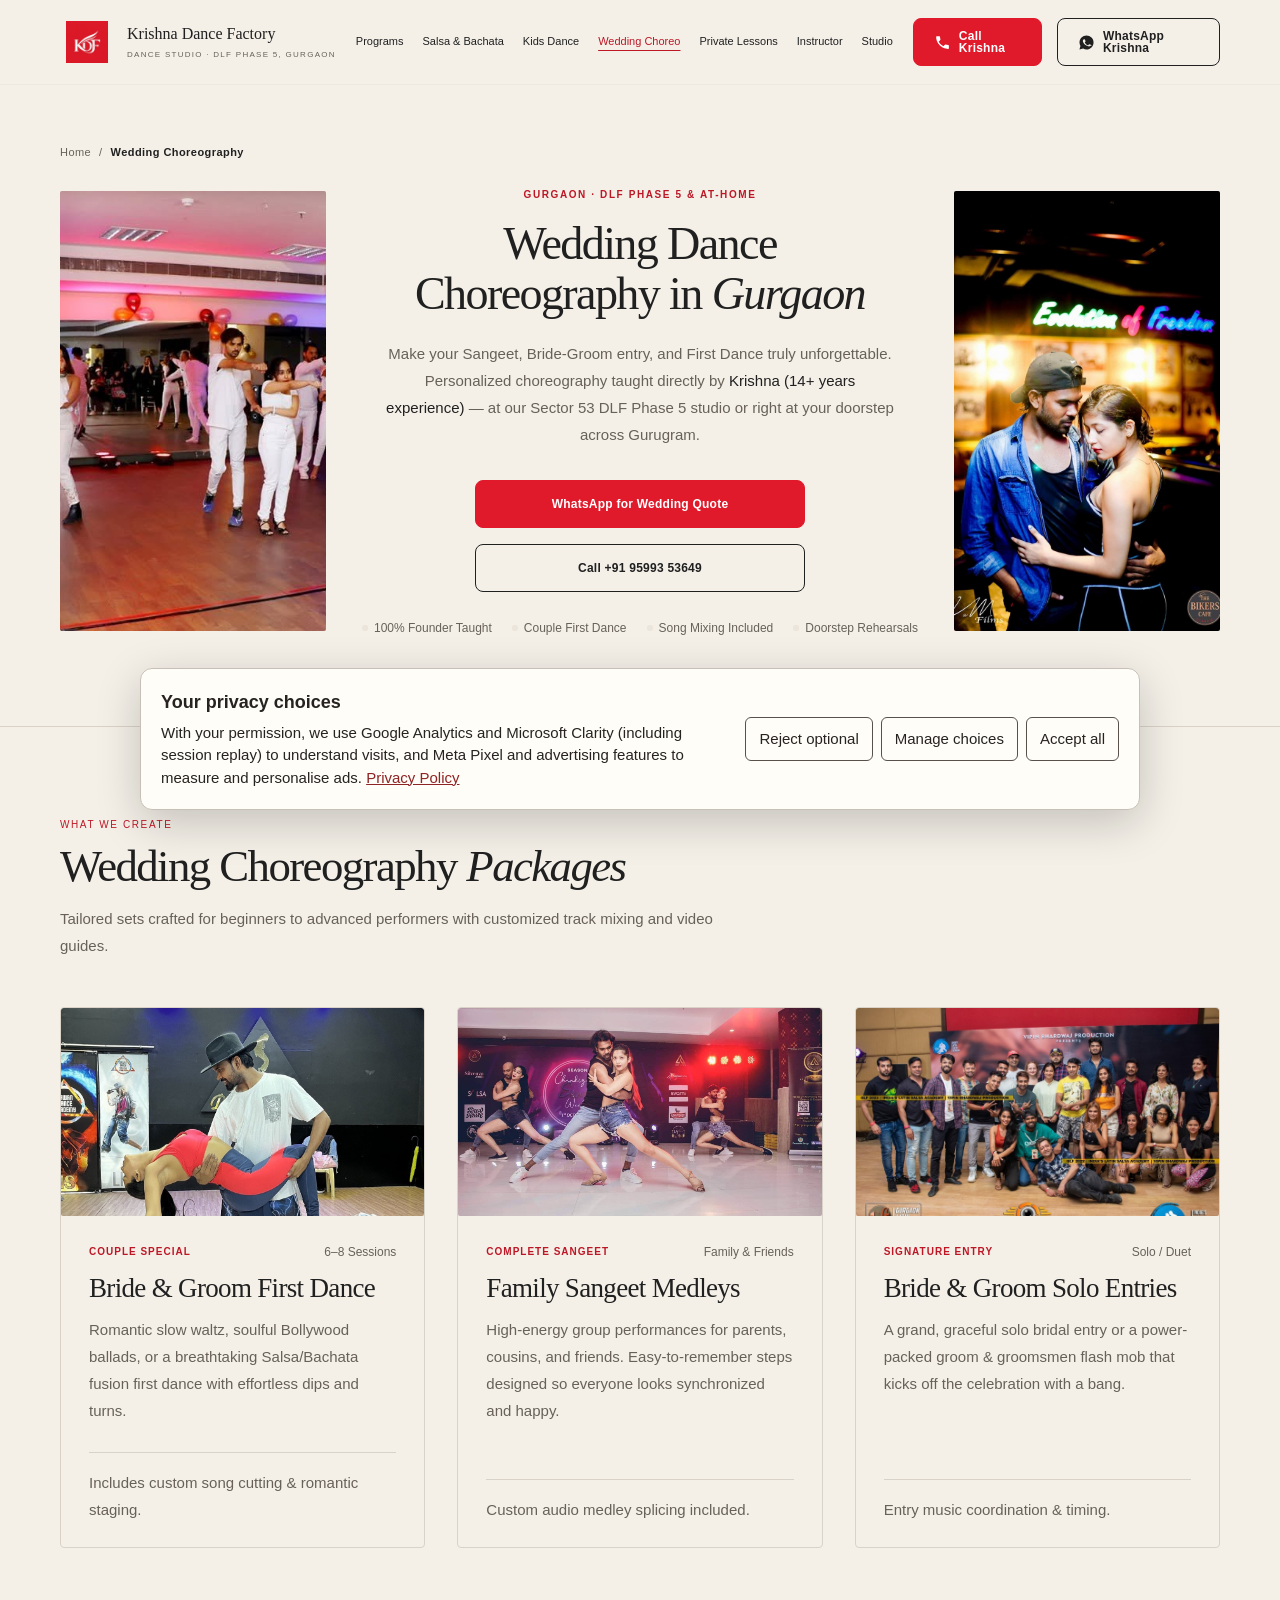
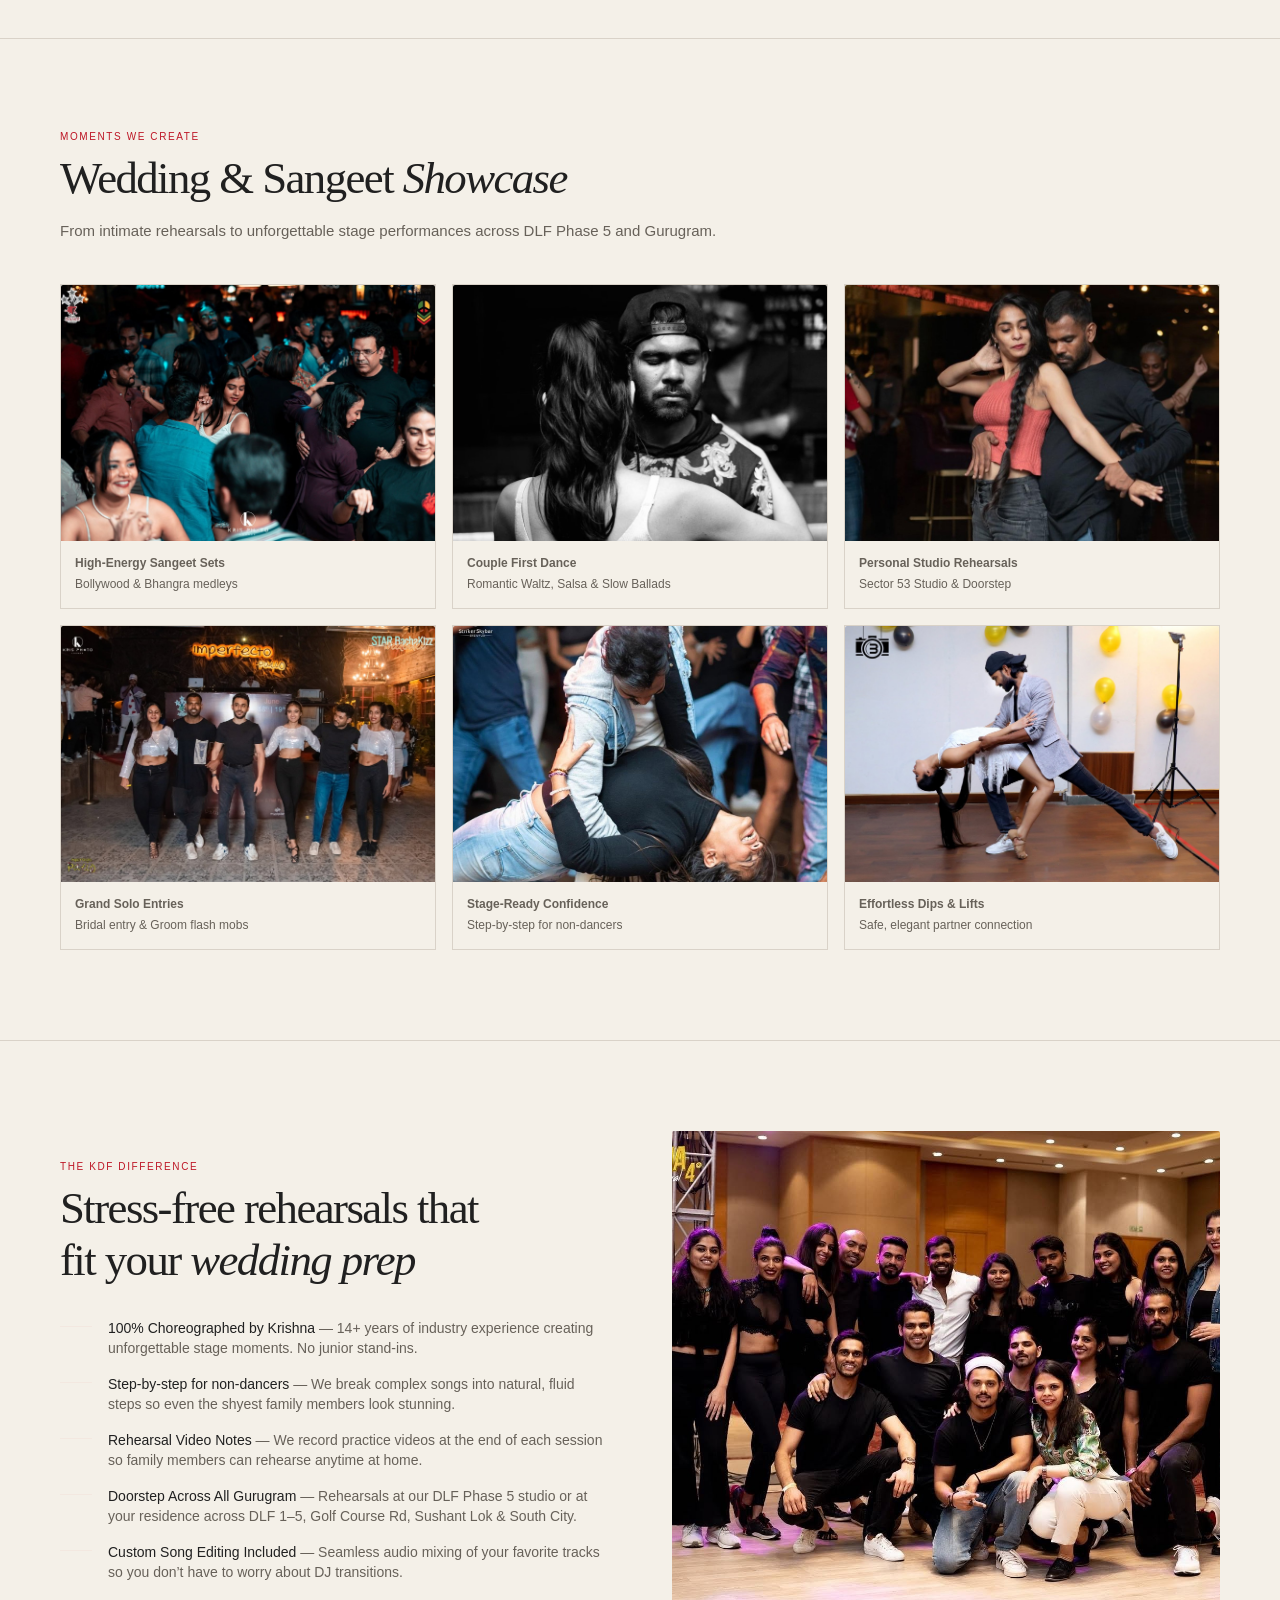
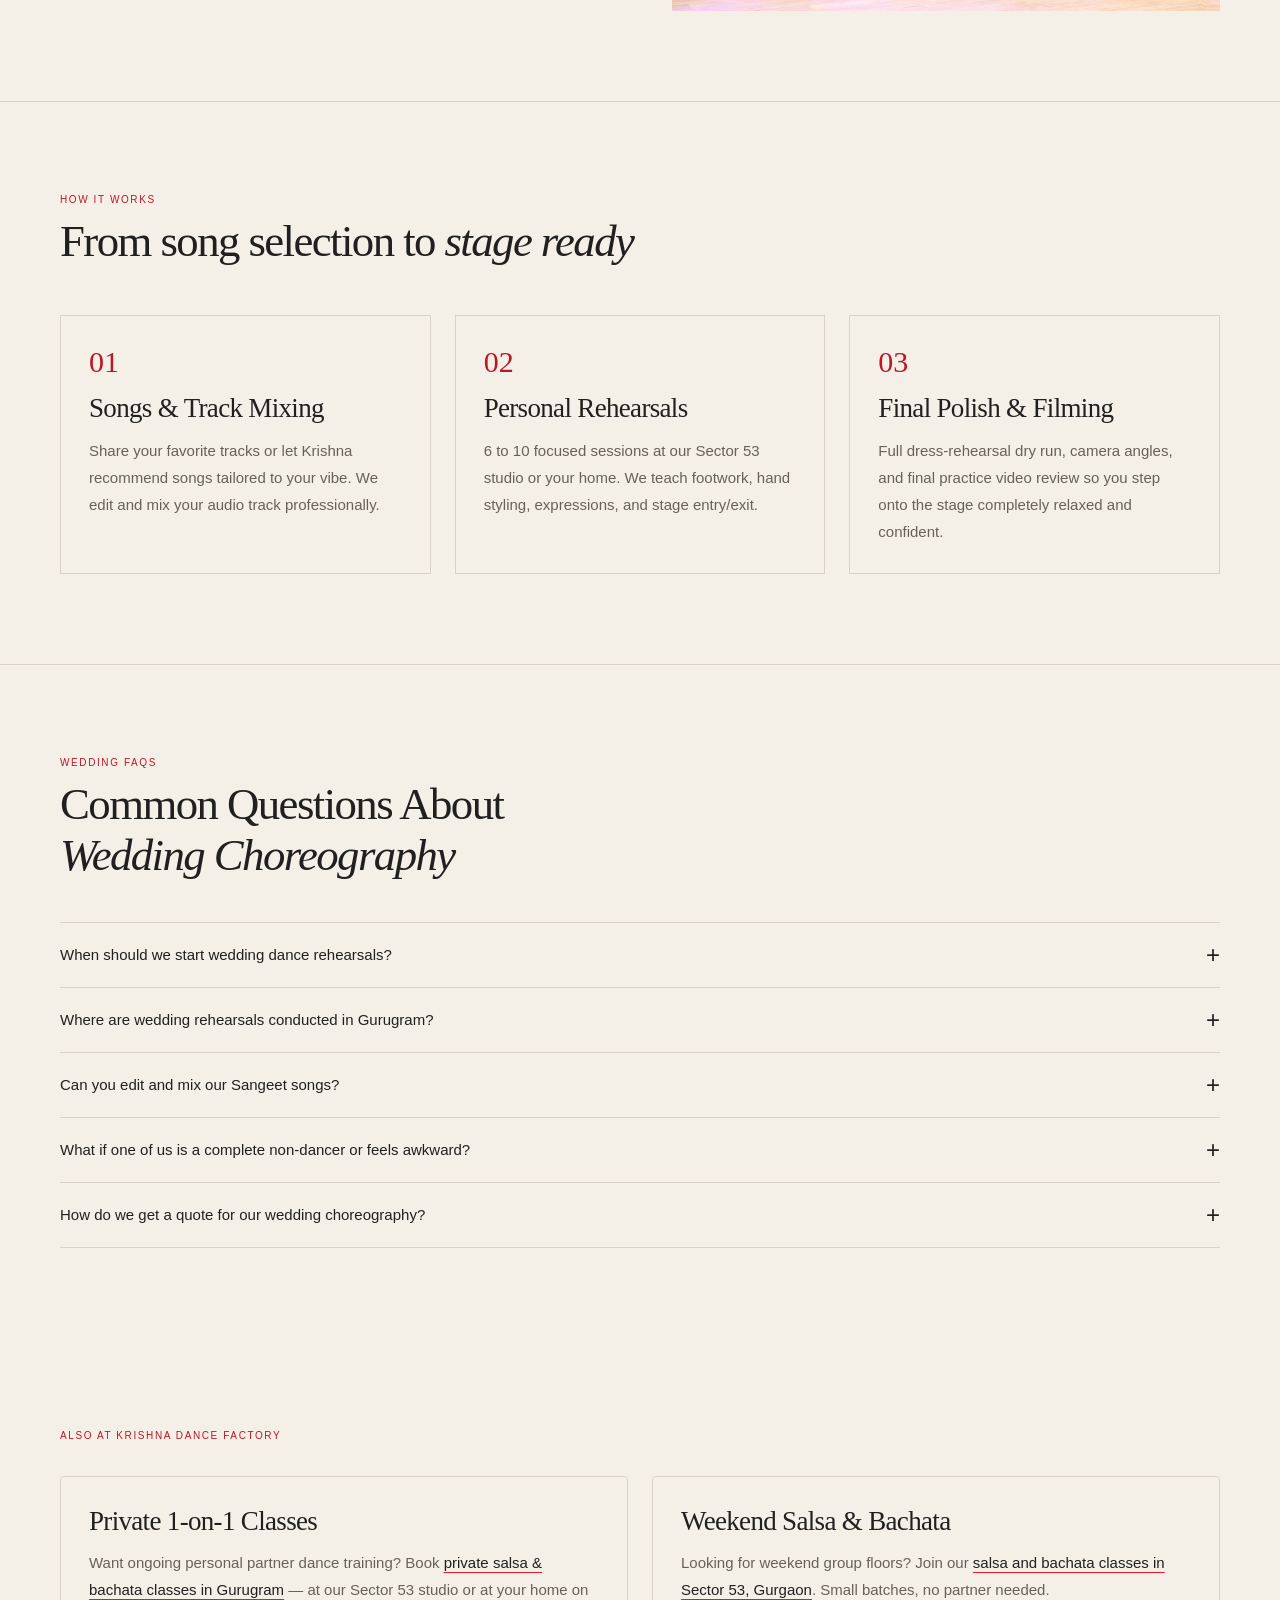
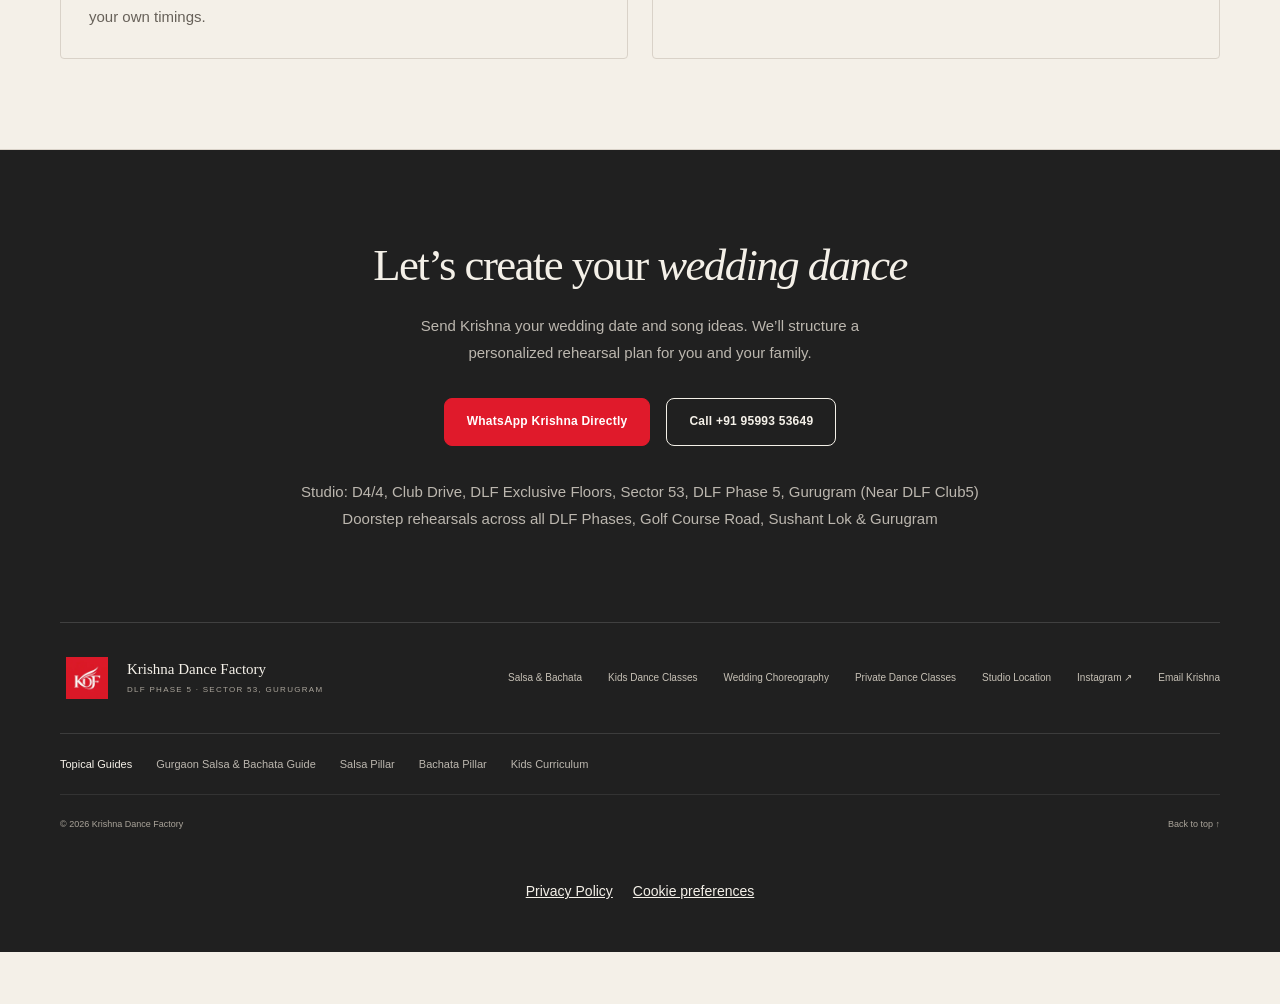
<file: wedding-choreography/index.html>
<!DOCTYPE html>

<html class="scroll-smooth" lang="en">
<head>
<meta charset="utf-8"/>
<meta content="width=device-width, initial-scale=1.0" name="viewport"/>
<title>Wedding Dance Choreography in Gurgaon | Sangeet &amp; First Dance</title>
<meta content="Top wedding dance choreography in Gurgaon by Krishna Dance Factory, DLF Phase 5. Couple first dance, Sangeet family medleys &amp; at-home rehearsals across Gurugram. WhatsApp for a quote." name="description"/>
<meta content="index, follow, max-image-preview:large" name="robots"/>
<link href="https://krishnadancefactory.in/wedding-choreography/" rel="canonical"/>
<!-- OpenGraph -->
<meta content="Wedding Dance Choreography in Gurgaon | Krishna Dance Factory" property="og:title"/>
<meta content="Make your Sangeet &amp; couple first dance unforgettable. Personalized wedding dance choreography at our Sector 53 DLF Phase 5 studio or at your home anywhere in Gurugram." property="og:description"/>
<meta content="website" property="og:type"/>
<meta content="https://krishnadancefactory.in/wedding-choreography/" property="og:url"/>
<meta content="https://krishnadancefactory.in/images/wedding.jpg" property="og:image"/>
<!-- Twitter -->
<meta content="summary_large_image" name="twitter:card"/>
<meta content="Wedding Dance Choreography in Gurgaon | Krishna Dance Factory" name="twitter:title"/>
<meta content="Couple first dance, bride-groom entries, &amp; Sangeet family routines in DLF Phase 5 &amp; across Gurugram." name="twitter:description"/>
<meta content="https://krishnadancefactory.in/images/wedding.jpg" name="twitter:image"/>
<link href="../favicon.jpg" rel="icon"/>
<!-- Google Analytics 4 -->
<link rel="stylesheet" href="/privacy.css?v=20261106-2">
<script src="/tracking.js"></script>

<!-- Fonts -->
<link crossorigin="" href="https://fonts.gstatic.com" rel="preconnect"/>
<link href="../tailwind.css" rel="stylesheet"/>
<!-- Schema.org Service & LocalBusiness structured data -->
<script type="application/ld+json">
  {
    "@context": "https://schema.org",
    "@type": "Service",
    "serviceType": "Wedding Dance Choreography & Sangeet Preparation",
    "name": "Wedding Dance Choreography in Gurgaon",
    "url": "https://krishnadancefactory.in/wedding-choreography/",
    "description": "Professional wedding choreography for couples, bride & groom entries, and family Sangeet medleys. At our DLF Phase 5 Sector 53 studio or doorstep across Gurugram.",
    "provider": {
      "@type": "LocalBusiness",
      "@id": "https://krishnadancefactory.in/#danceschool",
      "name": "Krishna Dance Factory",
      "legalName": "Krishna Dance Factory",
      "url": "https://krishnadancefactory.in/",
      "telephone": "+919599353649",
      "email": "krishnachoreographer@gmail.com",
      "priceRange": "₹₹",
      "founder": {
        "@type": "Person",
        "name": "Krishna",
        "jobTitle": "Founder & Lead Choreographer"
      },
      "address": {
        "@type": "PostalAddress",
        "streetAddress": "DLF Exclusive Floors, D4/4, Club Dr, Phase 5, Sector 53",
        "addressLocality": "Gurugram",
        "addressRegion": "Haryana",
        "postalCode": "122009",
        "addressCountry": "IN"
      },
      "geo": {
        "@type": "GeoCoordinates",
        "latitude": 28.4357,
        "longitude": 77.0982
      },
      "hasMap": "https://maps.google.com/maps?cid=18175839460244014133",
      "aggregateRating": {
        "@type": "AggregateRating",
        "ratingValue": "5.0",
        "bestRating": "5",
        "worstRating": "1",
        "ratingCount": "48"
      }
    },
    "areaServed": [
      { "@type": "City", "name": "Gurgaon" },
      { "@type": "City", "name": "Gurugram" },
      { "@type": "Place", "name": "DLF Phase 5" },
      { "@type": "Place", "name": "Sector 53" },
      { "@type": "Place", "name": "Golf Course Road" },
      { "@type": "Place", "name": "Sushant Lok" },
      { "@type": "Place", "name": "DLF Phase 1-4" },
      { "@type": "Place", "name": "South City" }
    ]
  }
  </script>
<!-- Schema.org FAQPage Structured Data -->
<script type="application/ld+json">
  {
    "@context": "https://schema.org",
    "@type": "FAQPage",
    "mainEntity": [
      {
        "@type": "Question",
        "name": "How many sessions are needed for couple wedding dance choreography in Gurgaon?",
        "acceptedAnswer": {
          "@type": "Answer",
          "text": "Most couples need 6 to 10 sessions to master a seamless, stage-ready first dance or romantic Sangeet routine. We start 4 to 6 weeks before your wedding date."
        }
      },
      {
        "@type": "Question",
        "name": "Do you offer doorstep wedding rehearsals across Gurgaon?",
        "acceptedAnswer": {
          "@type": "Answer",
          "text": "Yes! Rehearsals can take place at our Sector 53 studio (DLF Phase 5) or right at your home, society clubhouse, or banquet hall across all DLF Phases, Golf Course Road, Sushant Lok, and South City."
        }
      },
      {
        "@type": "Question",
        "name": "Can you help us with song selection and audio track mixing?",
        "acceptedAnswer": {
          "@type": "Answer",
          "text": "Yes, custom audio track mixing, song splicing, and medley preparation are included in our wedding choreography packages."
        }
      },
      {
        "@type": "Question",
        "name": "What dance styles can we do for our Sangeet or Wedding Dance?",
        "acceptedAnswer": {
          "@type": "Answer",
          "text": "We choreograph Bollywood blockbusters, romantic first dances (Salsa, Bachata or Waltz fusion), Punjabi/Bhangra energy sets, and family group medleys tailored to all age groups."
        }
      },
      {
        "@type": "Question",
        "name": "What if some family members have never danced before?",
        "acceptedAnswer": {
          "@type": "Answer",
          "text": "Founder Krishna creates easy-to-learn, high-impact choreography specifically designed for non-dancers so everyone from cousins to grandparents looks confident and natural on stage."
        }
      }
    ]
  }
  </script>
<!-- Clarity tracking code for https://krishnadancefactory.in/ -->

<script type="application/ld+json">
  {
    "@context": "https://schema.org",
    "@type": "BreadcrumbList",
    "@id": "https://krishnadancefactory.in/wedding-choreography/#breadcrumb",
    "itemListElement": [
      {
        "@type": "ListItem",
        "position": 1,
        "name": "Home",
        "item": "https://krishnadancefactory.in/"
      },
      {
        "@type": "ListItem",
        "position": 2,
        "name": "Wedding Choreography",
        "item": "https://krishnadancefactory.in/wedding-choreography/"
      }
    ]
  }
  </script>
<link href="../home.css" rel="stylesheet"/><link href="../editorial-pages.css" rel="stylesheet"/><script defer="True" src="../site-navigation.js"></script><meta content="#f4f0e8" name="theme-color"/><link href="../contact-clearance.css" rel="stylesheet"/>
</head>
<body class="editorial-page"><a class="skip-link" href="#main">Skip to content</a>
<header class="site-header">
<div class="container nav-wrap">
<a aria-label="Krishna Dance Factory homepage" class="brand" href="../">
<img alt="KDF" height="192" src="../salsa-bachata/assets/optimized/kdf-logo-192.webp" width="192"/>
<span>Krishna Dance Factory<small>DANCE STUDIO · DLF PHASE 5, GURGAON</small></span>
</a>
<nav aria-label="Main page navigation" class="main-nav" id="main-navigation">
<a href="../#classes">Programs</a>
<a href="../salsa-bachata/">Salsa &amp; Bachata</a>
<a href="../kids-dance-classes/">Kids Dance</a>
<a aria-current="page" href="../wedding-choreography/">Wedding Choreo</a>
<a href="../private-classes/">Private Lessons</a>
<a href="../#krishna">Instructor</a>
<a href="../#location">Studio</a>
</nav>
<div class="nav-actions">
<a class="button button-call button-call-header" href="tel:+919599353649">
<svg aria-hidden="true" class="btn-icon" fill="currentColor" height="16" viewbox="0 0 24 24" width="16"><path d="M6.62 10.79a15.05 15.05 0 006.59 6.59l2.2-2.2a1 1 0 011.02-.24c1.12.37 2.33.57 3.57.57a1 1 0 011 1V20a1 1 0 01-1 1A17 17 0 013 4a1 1 0 011-1h3.5a1 1 0 011 1c0 1.25.2 2.45.57 3.57a1 1 0 01-.25 1.02l-2.2 2.2z"></path></svg>
<span>Call Krishna</span>
</a>
<a class="button button-outline button-wa-header" href="https://wa.me/919599353649?text=Hi%20Krishna%2C%20I%27d%20like%20a%20quote%20for%20wedding%20dance%20choreography%20in%20Gurgaon." rel="noopener noreferrer" target="_blank">
<svg aria-hidden="true" class="btn-icon" fill="currentColor" height="16" viewbox="0 0 24 24" width="16"><path d="M12.04 2C6.58 2 2.13 6.45 2.13 11.91c0 1.75.46 3.45 1.32 4.95L2.05 22l5.25-1.38c1.45.79 3.08 1.21 4.74 1.21 5.46 0 9.91-4.45 9.91-9.91 0-2.65-1.03-5.14-2.9-7.01A9.82 9.82 0 0012.04 2zm5.8 14.16c-.24.68-1.4 1.28-1.94 1.34-.51.06-1.18.08-3.41-.83-2.68-1.1-4.39-3.83-4.52-4.01-.13-.18-1.08-1.44-1.08-2.75 0-1.31.69-1.96.93-2.22.24-.26.54-.33.72-.33.18 0 .36 0 .52.01.17.01.4.06.61.56.24.57.82 2 .89 2.15.07.15.12.33.02.53-.1.2-.15.32-.3.5-.15.18-.32.4-.46.54-.15.15-.31.31-.13.62.18.31.8 1.31 1.71 2.12 1.17 1.04 2.16 1.36 2.47 1.51.31.15.49.13.67-.08.18-.21.78-.91.99-1.22.21-.31.42-.26.7-.15.28.11 1.77.83 2.07.98.3.15.5.23.57.35.07.12.07.72-.17 1.4z"></path></svg>
<span>WhatsApp Krishna</span>
</a>
<button aria-controls="main-navigation" aria-expanded="false" aria-label="Open navigation" class="menu-toggle">
<span></span><span></span>
</button>
</div>
</div>
</header><main class="editorial-content" id="main">
<!-- ============ NAVBAR ============ -->
<!-- ============ HERO WITH SPLIT IMAGE GALLERY ============ -->
<section class="mx-auto max-w-[1200px] px-5 sm:px-8 pt-8 pb-16 sm:pt-14 sm:pb-20" id="top"><nav aria-label="Breadcrumb" class="breadcrumb-nav"><ol class="breadcrumb-list"><li><a href="../">Home</a></li><li aria-hidden="true">/</li><li aria-current="page">Wedding Choreography</li></ol></nav>
<div class="grid grid-cols-12 gap-6 sm:gap-8 items-center wedding-hero-grid">
<!-- Left Image -->
<div class="col-span-12 md:col-span-3 order-2 md:order-1 reveal wedding-hero-photo">
<div class="frame h-[260px] sm:h-[360px] md:h-[440px]">
<img alt="Romantic couple first dance choreography in Gurgaon" class="" decoding="async" height="560" loading="eager" src="../images/wedding-first-dance.jpg" style="object-position: center 20%;" width="960"/>
</div>
</div>
<!-- Center Content -->
<div class="col-span-12 md:col-span-6 order-1 md:order-2 text-center py-4 md:py-0 reveal wedding-hero-copy">
<p class="text-[11px] uppercase tracking-widest2 editorial-accent font-semibold editorial-eyebrow">Gurgaon · DLF Phase 5 &amp; At-Home</p>
<h1 class="mt-4 font-display leading-[1.02] text-[clamp(2.2rem,5.5vw,3.6rem)]">
            Wedding Dance Choreography in <span class="editorial-accent italic">Gurgaon</span>
</h1>
<p class="mt-5 max-w-lg mx-auto text-sm sm:text-[15px] leading-relaxed editorial-muted">
            Make your Sangeet, Bride-Groom entry, and First Dance truly unforgettable. Personalized choreography taught directly by <strong class="editorial-ink font-medium">Krishna (14+ years experience)</strong> — at our Sector 53 DLF Phase 5 studio or right at your doorstep across Gurugram.
          </p>
<div class="mt-8 flex flex-col sm:flex-row justify-center gap-4 items-center hero-contact-actions">
<a class="button" data-wa="" href="https://wa.me/919599353649?text=Hi%20Krishna%2C%20I%27d%20like%20a%20quote%20for%20wedding%20dance%20choreography%20in%20Gurgaon." rel="noopener" target="_blank">
              WhatsApp for Wedding Quote
            </a>
<a class="button button-outline" data-call="" href="tel:+919599353649">
              Call +91 95993 53649
            </a>
</div>
<!-- Trust Badges -->
<div class="mt-7 flex flex-wrap items-center justify-center gap-y-2 gap-x-5 text-xs editorial-muted hero-facts">
<span class="flex items-center gap-1.5"><span class="h-1.5 w-1.5 rounded-full editorial-tint editorial-label"></span> 100% Founder Taught</span>
<span class="flex items-center gap-1.5"><span class="h-1.5 w-1.5 rounded-full editorial-tint editorial-label"></span> Couple First Dance</span>
<span class="flex items-center gap-1.5"><span class="h-1.5 w-1.5 rounded-full editorial-tint editorial-label"></span> Song Mixing Included</span>
<span class="flex items-center gap-1.5"><span class="h-1.5 w-1.5 rounded-full editorial-tint editorial-label"></span> Doorstep Rehearsals</span>
</div>
</div>
<!-- Right Image -->
<div class="col-span-12 md:col-span-3 order-3 reveal wedding-hero-photo">
<div class="frame h-[260px] sm:h-[360px] md:h-[440px]">
<img alt="Couple wedding choreography lift and rehearsal" class="" decoding="async" height="1200" loading="eager" src="../images/wedding-couple-lift.jpg" style="object-position: center 20%;" width="800"/>
</div>
</div>
</div>
</section>
<!-- ============ PACKAGES / WHAT WE CHOREOGRAPH (WITH PHOTOS) ============ -->
<section class="border-y editorial-line editorial-surface py-16 sm:py-20">
<div class="mx-auto max-w-[1200px] px-5 sm:px-8">
<div class="max-w-2xl reveal">
<p class="text-[11px] uppercase tracking-widest2 editorial-accent editorial-eyebrow">What We Create</p>
<h2 class="mt-2 font-display text-[clamp(1.6rem,3.5vw,2.4rem)] leading-tight">
            Wedding Choreography <span class="editorial-accent italic">Packages</span>
</h2>
<p class="mt-3 text-sm leading-relaxed editorial-muted">
            Tailored sets crafted for beginners to advanced performers with customized track mixing and video guides.
          </p>
</div>
<div class="mt-12 grid gap-8 sm:grid-cols-2 lg:grid-cols-3">
<!-- Card 1 -->
<article class="reveal group border editorial-line editorial-surface overflow-hidden flex flex-col justify-between">
<div class="">
<div class="frame h-52">
<img alt="Bride and groom first dance rehearsal" class="" decoding="async" height="1200" loading="lazy" src="../images/wedding-couple-dip.jpg" style="object-position: 50% 5%;" width="1143"/>
</div>
<div class="p-6 sm:p-7">
<div class="flex items-center justify-between">
<span class="text-[10px] uppercase tracking-widest editorial-accent font-semibold">Couple Special</span>
<span class="text-xs editorial-muted font-medium">6–8 Sessions</span>
</div>
<h3 class="mt-3 font-display text-2xl">Bride &amp; Groom First Dance</h3>
<p class="mt-3 text-sm leading-relaxed editorial-muted">
                  Romantic slow waltz, soulful Bollywood ballads, or a breathtaking Salsa/Bachata fusion first dance with effortless dips and turns.
                </p>
</div>
</div>
<div class="px-6 sm:px-7 pb-6">
<p class="text-xs editorial-muted border-t editorial-line pt-4">Includes custom song cutting &amp; romantic staging.</p>
</div>
</article>
<!-- Card 2 -->
<article class="reveal group border editorial-line editorial-surface overflow-hidden flex flex-col justify-between">
<div class="">
<div class="frame h-52">
<img alt="Family Sangeet group dance rehearsal" class="" decoding="async" height="960" loading="lazy" src="../images/wedding-sangeet-group.jpg" style="object-position: center 30%;" width="1440"/>
</div>
<div class="p-6 sm:p-7">
<div class="flex items-center justify-between">
<span class="text-[10px] uppercase tracking-widest editorial-accent font-semibold">Complete Sangeet</span>
<span class="text-xs editorial-muted font-medium">Family &amp; Friends</span>
</div>
<h3 class="mt-3 font-display text-2xl">Family Sangeet Medleys</h3>
<p class="mt-3 text-sm leading-relaxed editorial-muted">
                  High-energy group performances for parents, cousins, and friends. Easy-to-remember steps designed so everyone looks synchronized and happy.
                </p>
</div>
</div>
<div class="px-6 sm:px-7 pb-6">
<p class="text-xs editorial-muted border-t editorial-line pt-4">Custom audio medley splicing included.</p>
</div>
</article>
<!-- Card 3 -->
<article class="reveal group border editorial-line editorial-surface overflow-hidden flex flex-col justify-between">
<div class="">
<div class="frame h-52">
<img alt="Bride and groom grand solo entry dance" class="" decoding="async" height="1066" loading="lazy" src="../images/wedding-entry-dance.jpg" style="object-position: center 25%;" width="1600"/>
</div>
<div class="p-6 sm:p-7">
<div class="flex items-center justify-between">
<span class="text-[10px] uppercase tracking-widest editorial-accent font-semibold">Signature Entry</span>
<span class="text-xs editorial-muted font-medium">Solo / Duet</span>
</div>
<h3 class="mt-3 font-display text-2xl">Bride &amp; Groom Solo Entries</h3>
<p class="mt-3 text-sm leading-relaxed editorial-muted">
                  A grand, graceful solo bridal entry or a power-packed groom &amp; groomsmen flash mob that kicks off the celebration with a bang.
                </p>
</div>
</div>
<div class="px-6 sm:px-7 pb-6">
<p class="text-xs editorial-muted border-t editorial-line pt-4">Entry music coordination &amp; timing.</p>
</div>
</article>
</div>
</div>
</section>
<!-- ============ VISUAL WEDDING GALLERY GRID (6 PHOTOS) ============ -->
<section class="mx-auto max-w-[1200px] px-5 sm:px-8 py-16 sm:py-20">
<div class="max-w-2xl reveal">
<p class="text-[11px] uppercase tracking-widest2 editorial-accent editorial-eyebrow">Moments We Create</p>
<h2 class="mt-2 font-display text-[clamp(1.6rem,3.5vw,2.4rem)] leading-tight">
          Wedding &amp; Sangeet <span class="editorial-accent italic">Showcase</span>
</h2>
<p class="mt-3 text-sm leading-relaxed editorial-muted">
          From intimate rehearsals to unforgettable stage performances across DLF Phase 5 and Gurugram.
        </p>
</div>
<div class="mt-10 grid gap-4 sm:grid-cols-2 lg:grid-cols-3">
<!-- Photo 1 -->
<div class="reveal group border editorial-line editorial-surface overflow-hidden">
<div class="frame h-64 editorial-captioned-photo">
<img alt="High energy Sangeet dance moments" class="" decoding="async" height="1066" loading="lazy" src="../images/wedding-sangeet-energy.jpg" style="object-position: center 25%;" width="1600"/>
<div class="photo-caption">
<p class="text-xs font-semibold editorial-ink">High-Energy Sangeet Sets</p>
<p class="text-[10px] editorial-muted">Bollywood &amp; Bhangra medleys</p>
</div>
</div>
</div>
<!-- Photo 2 -->
<div class="reveal group border editorial-line editorial-surface overflow-hidden">
<div class="frame h-64 editorial-captioned-photo">
<img alt="Couple romantic ballroom pose" class="" decoding="async" height="1200" loading="lazy" src="../images/wedding-romantic-pose.jpg" style="object-position: center 20%;" width="800"/>
<div class="photo-caption">
<p class="text-xs font-semibold editorial-ink">Couple First Dance</p>
<p class="text-[10px] editorial-muted">Romantic Waltz, Salsa &amp; Slow Ballads</p>
</div>
</div>
</div>
<!-- Photo 3 -->
<div class="reveal group border editorial-line editorial-surface overflow-hidden">
<div class="frame h-64 editorial-captioned-photo">
<img alt="Step-by-step studio rehearsal" class="" decoding="async" height="1200" loading="lazy" src="../images/wedding-rehearsal.jpg" style="object-position: center 20%;" width="799"/>
<div class="photo-caption">
<p class="text-xs font-semibold editorial-ink">Personal Studio Rehearsals</p>
<p class="text-[10px] editorial-muted">Sector 53 Studio &amp; Doorstep</p>
</div>
</div>
</div>
<!-- Photo 4 -->
<div class="reveal group border editorial-line editorial-surface overflow-hidden">
<div class="frame h-64 editorial-captioned-photo">
<img alt="Grand bridal stage moments" class="" decoding="async" height="1066" loading="lazy" src="../images/wedding-glamour-shot.jpg" style="object-position: center 25%;" width="1600"/>
<div class="photo-caption">
<p class="text-xs font-semibold editorial-ink">Grand Solo Entries</p>
<p class="text-[10px] editorial-muted">Bridal entry &amp; Groom flash mobs</p>
</div>
</div>
</div>
<!-- Photo 5 -->
<div class="reveal group border editorial-line editorial-surface overflow-hidden">
<div class="frame h-64 editorial-captioned-photo">
<img alt="Stage confidence and final performance" class="" decoding="async" height="1200" loading="lazy" src="../images/wedding-stage-performance.jpg" style="object-position: center 20%;" width="960"/>
<div class="photo-caption">
<p class="text-xs font-semibold editorial-ink">Stage-Ready Confidence</p>
<p class="text-[10px] editorial-muted">Step-by-step for non-dancers</p>
</div>
</div>
</div>
<!-- Photo 6 -->
<div class="reveal group border editorial-line editorial-surface overflow-hidden">
<div class="frame h-64 editorial-captioned-photo">
<img alt="Couple turn and spin choreography" class="" decoding="async" height="1066" loading="lazy" src="../images/wedding-couple-turn.jpg" style="object-position: center 30%;" width="1600"/>
<div class="photo-caption">
<p class="text-xs font-semibold editorial-ink">Effortless Dips &amp; Lifts</p>
<p class="text-[10px] editorial-muted">Safe, elegant partner connection</p>
</div>
</div>
</div>
</div>
</section>
<!-- ============ WHY KRISHNA CHOREOGRAPHY ============ -->
<section class="border-y editorial-line editorial-surface py-16 sm:py-20">
<div class="mx-auto max-w-[1200px] px-5 sm:px-8">
<div class="grid gap-12 lg:grid-cols-2 lg:gap-16 items-center">
<div class="reveal">
<p class="text-[11px] uppercase tracking-widest2 editorial-accent editorial-eyebrow">The KDF Difference</p>
<h2 class="mt-2 font-display text-[clamp(1.5rem,3.5vw,2.2rem)] leading-tight">
              Stress-free rehearsals that fit your <span class="editorial-accent italic">wedding prep</span>
</h2>
<ul class="mt-8 space-y-4">
<li class="flex items-start gap-4">
<span class="mt-2 h-px w-8 editorial-tint shrink-0"></span>
<span class="text-sm editorial-muted"><strong class="editorial-ink font-medium">100% Choreographed by Krishna</strong> — 14+ years of industry experience creating unforgettable stage moments. No junior stand-ins.</span>
</li>
<li class="flex items-start gap-4">
<span class="mt-2 h-px w-8 editorial-tint shrink-0"></span>
<span class="text-sm editorial-muted"><strong class="editorial-ink font-medium">Step-by-step for non-dancers</strong> — We break complex songs into natural, fluid steps so even the shyest family members look stunning.</span>
</li>
<li class="flex items-start gap-4">
<span class="mt-2 h-px w-8 editorial-tint shrink-0"></span>
<span class="text-sm editorial-muted"><strong class="editorial-ink font-medium">Rehearsal Video Notes</strong> — We record practice videos at the end of each session so family members can rehearse anytime at home.</span>
</li>
<li class="flex items-start gap-4">
<span class="mt-2 h-px w-8 editorial-tint shrink-0"></span>
<span class="text-sm editorial-muted"><strong class="editorial-ink font-medium">Doorstep Across All Gurugram</strong> — Rehearsals at our DLF Phase 5 studio or at your residence across DLF 1–5, Golf Course Rd, Sushant Lok &amp; South City.</span>
</li>
<li class="flex items-start gap-4">
<span class="mt-2 h-px w-8 editorial-tint shrink-0"></span>
<span class="text-sm editorial-muted"><strong class="editorial-ink font-medium">Custom Song Editing Included</strong> — Seamless audio mixing of your favorite tracks so you don’t have to worry about DJ transitions.</span>
</li>
</ul>
</div>
<div class="reveal frame h-[380px] lg:h-[480px]">
<img alt="Krishna teaching wedding dance choreography" class="" decoding="async" height="910" loading="lazy" src="../images/wedding-family-routine.jpg" style="object-position: center 30%;" width="1365"/>
</div>
</div>
</div>
</section>
<!-- ============ PROCESS / TIMELINE ============ -->
<section class="mx-auto max-w-[1200px] px-5 sm:px-8 py-16 sm:py-20">
<div class="max-w-2xl reveal">
<p class="text-[11px] uppercase tracking-widest2 editorial-accent editorial-eyebrow">How It Works</p>
<h2 class="mt-2 font-display text-[clamp(1.5rem,3.5vw,2.2rem)] leading-tight">
          From song selection to <span class="editorial-accent italic">stage ready</span>
</h2>
</div>
<div class="mt-12 grid gap-6 sm:grid-cols-3">
<div class="reveal border editorial-line editorial-surface p-7">
<span class="font-display text-3xl editorial-accent">01</span>
<h3 class="mt-3 font-display text-xl">Songs &amp; Track Mixing</h3>
<p class="mt-3 text-sm leading-relaxed editorial-muted">
            Share your favorite tracks or let Krishna recommend songs tailored to your vibe. We edit and mix your audio track professionally.
          </p>
</div>
<div class="reveal border editorial-line editorial-surface p-7">
<span class="font-display text-3xl editorial-accent">02</span>
<h3 class="mt-3 font-display text-xl">Personal Rehearsals</h3>
<p class="mt-3 text-sm leading-relaxed editorial-muted">
            6 to 10 focused sessions at our Sector 53 studio or your home. We teach footwork, hand styling, expressions, and stage entry/exit.
          </p>
</div>
<div class="reveal border editorial-line editorial-surface p-7">
<span class="font-display text-3xl editorial-accent">03</span>
<h3 class="mt-3 font-display text-xl">Final Polish &amp; Filming</h3>
<p class="mt-3 text-sm leading-relaxed editorial-muted">
            Full dress-rehearsal dry run, camera angles, and final practice video review so you step onto the stage completely relaxed and confident.
          </p>
</div>
</div>
</section>
<!-- ============ FAQ ACCORDION ============ -->
<section class="border-t editorial-line editorial-surface py-16 sm:py-20">
<div class="mx-auto max-w-[1200px] px-5 sm:px-8">
<div class="max-w-2xl reveal">
<p class="text-[11px] uppercase tracking-widest2 editorial-accent editorial-eyebrow">Wedding FAQs</p>
<h2 class="mt-2 font-display text-[clamp(1.5rem,3.5vw,2.2rem)] leading-tight">
            Common Questions About <span class="editorial-accent italic">Wedding Choreography</span>
</h2>
</div>
<div class="mt-10 divide-y editorial-dividers border-y editorial-line">
<div class="">
<button aria-expanded="false" class="acc-head flex w-full items-center justify-between gap-6 py-5 text-left">
<span class="font-display text-lg">When should we start wedding dance rehearsals?</span>
<span class="acc-icon font-cond text-2xl editorial-accent transition-transform">+</span>
</button>
<div class="acc-body"><p class="pb-5 text-sm leading-relaxed editorial-muted">Ideally, start 4 to 6 weeks prior to the wedding date. This allows you to complete 6 to 10 sessions at a relaxed, comfortable pace without last-minute wedding stress.</p></div>
</div>
<div class="">
<button aria-expanded="false" class="acc-head flex w-full items-center justify-between gap-6 py-5 text-left">
<span class="font-display text-lg">Where are wedding rehearsals conducted in Gurugram?</span>
<span class="acc-icon font-cond text-2xl editorial-accent transition-transform">+</span>
</button>
<div class="acc-body"><p class="pb-5 text-sm leading-relaxed editorial-muted">Rehearsals can take place at our DLF Phase 5 studio (D4/4 Club Drive, Sector 53 near DLF Club5) or right at your home/society clubhouse anywhere across DLF Phases 1–5, Golf Course Road, Sushant Lok, South City, and New Gurgaon.</p></div>
</div>
<div class="">
<button aria-expanded="false" class="acc-head flex w-full items-center justify-between gap-6 py-5 text-left">
<span class="font-display text-lg">Can you edit and mix our Sangeet songs?</span>
<span class="acc-icon font-cond text-2xl editorial-accent transition-transform">+</span>
</button>
<div class="acc-body"><p class="pb-5 text-sm leading-relaxed editorial-muted">Yes! We provide custom audio track editing, song splicing, and smooth sound transitions as part of our wedding packages.</p></div>
</div>
<div class="">
<button aria-expanded="false" class="acc-head flex w-full items-center justify-between gap-6 py-5 text-left">
<span class="font-display text-lg">What if one of us is a complete non-dancer or feels awkward?</span>
<span class="acc-icon font-cond text-2xl editorial-accent transition-transform">+</span>
</button>
<div class="acc-body"><p class="pb-5 text-sm leading-relaxed editorial-muted">That is our specialty. Krishna designs choreography around your natural strengths, focusing on elegant connection, eye contact, and smooth posture rather than complicated, intimidating footwork.</p></div>
</div>
<div class="">
<button aria-expanded="false" class="acc-head flex w-full items-center justify-between gap-6 py-5 text-left">
<span class="font-display text-lg">How do we get a quote for our wedding choreography?</span>
<span class="acc-icon font-cond text-2xl editorial-accent transition-transform">+</span>
</button>
<div class="acc-body"><p class="pb-5 text-sm leading-relaxed editorial-muted">Message Krishna directly on WhatsApp with your wedding date, rough songs in mind, and number of performances (couple, solo, family). You will receive a clear, custom quote within a few hours.</p></div>
</div>
</div>
</div>
</section>
<!-- ============ ALSO AT KDF ============ -->
<section class="mx-auto max-w-[1200px] px-5 sm:px-8 py-14 sm:py-16">
<p class="text-[11px] uppercase tracking-[.2em] editorial-accent editorial-eyebrow">Also at Krishna Dance Factory</p>
<div class="mt-8 grid gap-6 sm:grid-cols-2">
<article class="border editorial-line editorial-surface p-7">
<h3 class="font-display text-2xl">Private 1-on-1 Classes</h3>
<p class="mt-3 text-sm leading-relaxed editorial-muted">
            Want ongoing personal partner dance training? Book
            <a class="editorial-ink underline decoration-blood underline-offset-4 transition" href="../private-classes/">private salsa &amp; bachata classes in Gurugram</a>
            — at our Sector 53 studio or at your home on your own timings.
          </p>
</article>
<article class="border editorial-line editorial-surface p-7">
<h3 class="font-display text-2xl">Weekend Salsa &amp; Bachata</h3>
<p class="mt-3 text-sm leading-relaxed editorial-muted">
            Looking for weekend group floors? Join our
            <a class="editorial-ink underline decoration-blood underline-offset-4 transition" href="../salsa-bachata/">salsa and bachata classes in Sector 53, Gurgaon</a>.
            Small batches, no partner needed.
          </p>
</article>
</div>
</section>
<!-- ============ FINAL CTA ============ -->
<section class="border-t editorial-line editorial-surface py-16 sm:py-20 text-center service-enquiry">
<div class="mx-auto max-w-[1200px] px-5 sm:px-8">
<h2 class="font-display text-[clamp(1.8rem,4vw,2.8rem)] leading-tight">
          Let’s create your <span class="editorial-accent italic">wedding dance</span>
</h2>
<p class="mx-auto mt-5 max-w-md text-sm leading-relaxed editorial-muted">
          Send Krishna your wedding date and song ideas. We’ll structure a personalized rehearsal plan for you and your family.
        </p>
<div class="mt-8 flex flex-col sm:flex-row justify-center gap-4">
<a class="button" data-wa="" href="https://wa.me/919599353649?text=Hi%20Krishna%2C%20I%27d%20like%20a%20quote%20for%20wedding%20dance%20choreography%20in%20Gurgaon." rel="noopener" target="_blank">
            WhatsApp Krishna Directly
          </a>
<a class="button button-outline" data-call="" href="tel:+919599353649">
            Call +91 95993 53649
          </a>
</div>
<p class="mt-8 text-xs leading-relaxed editorial-muted">
          Studio: D4/4, Club Drive, DLF Exclusive Floors, Sector 53, DLF Phase 5, Gurugram (Near DLF Club5)<br class=""/>
          Doorstep rehearsals across all DLF Phases, Golf Course Road, Sushant Lok &amp; Gurugram
        </p>
</div>
</section>
<!-- ============ FOOTER ============ -->
</main><footer class="site-footer dark-section">
<div class="container footer-top">
<a class="brand" href="../">
<img alt="KDF" height="192" src="../salsa-bachata/assets/optimized/kdf-logo-192.webp" width="192"/>
<span>Krishna Dance Factory<small>DLF PHASE 5 · SECTOR 53, GURUGRAM</small></span>
</a>
<div class="footer-links">
<a href="../salsa-bachata/">Salsa &amp; Bachata</a>
<a href="../kids-dance-classes/">Kids Dance Classes</a>
<a href="../wedding-choreography/">Wedding Choreography</a>
<a href="../private-classes/">Private Dance Classes</a>
<a href="../#location">Studio Location</a>
<a href="https://www.instagram.com/krishnachoreographer/" rel="noopener noreferrer" target="_blank">Instagram ↗</a>
<a href="mailto:krishnachoreographer@gmail.com">Email Krishna</a>
</div>
</div>
<div class="container more-kdf">
<span>Topical Guides</span>
<a href="../guides/best-salsa-bachata-classes-in-gurgaon/">Gurgaon Salsa &amp; Bachata Guide</a>
<a href="../salsa-bachata/#salsa">Salsa Pillar</a>
<a href="../salsa-bachata/#bachata">Bachata Pillar</a>
<a href="../kids-dance-classes/#curriculum">Kids Curriculum</a>
</div>
<div class="container footer-bottom">
<span>© <span id="yr">2026</span> Krishna Dance Factory</span>
<a href="#top">Back to top ↑</a>
</div>
<div class="kdf-privacy-links"><a href="/privacy-policy/">Privacy Policy</a><button type="button" data-cookie-preferences>Cookie preferences</button></div>
</footer><div aria-label="Contact Krishna" class="mobile-contact">
<a class="mobile-btn mobile-btn-call" href="tel:+919599353649">
<svg aria-hidden="true" class="btn-icon" fill="currentColor" height="16" viewbox="0 0 24 24" width="16"><path d="M6.62 10.79a15.05 15.05 0 006.59 6.59l2.2-2.2a1 1 0 011.02-.24c1.12.37 2.33.57 3.57.57a1 1 0 011 1V20a1 1 0 01-1 1A17 17 0 013 4a1 1 0 011-1h3.5a1 1 0 011 1c0 1.25.2 2.45.57 3.57a1 1 0 01-.25 1.02l-2.2 2.2z"></path></svg>
<span>Call Krishna</span>
</a>
<a class="mobile-btn mobile-btn-wa" href="https://wa.me/919599353649?text=Hi%20Krishna%2C%20I%27d%20like%20a%20quote%20for%20wedding%20dance%20choreography%20in%20Gurgaon." rel="noopener noreferrer" target="_blank">
<svg aria-hidden="true" class="btn-icon" fill="currentColor" height="16" viewbox="0 0 24 24" width="16"><path d="M12.04 2C6.58 2 2.13 6.45 2.13 11.91c0 1.75.46 3.45 1.32 4.95L2.05 22l5.25-1.38c1.45.79 3.08 1.21 4.74 1.21 5.46 0 9.91-4.45 9.91-9.91 0-2.65-1.03-5.14-2.9-7.01A9.82 9.82 0 0012.04 2zm5.8 14.16c-.24.68-1.4 1.28-1.94 1.34-.51.06-1.18.08-3.41-.83-2.68-1.1-4.39-3.83-4.52-4.01-.13-.18-1.08-1.44-1.08-2.75 0-1.31.69-1.96.93-2.22.24-.26.54-.33.72-.33.18 0 .36 0 .52.01.17.01.4.06.61.56.24.57.82 2 .89 2.15.07.15.12.33.02.53-.1.2-.15.32-.3.5-.15.18-.32.4-.46.54-.15.15-.31.31-.13.62.18.31.8 1.31 1.71 2.12 1.17 1.04 2.16 1.36 2.47 1.51.31.15.49.13.67-.08.18-.21.78-.91.99-1.22.21-.31.42-.26.7-.15.28.11 1.77.83 2.07.98.3.15.5.23.57.35.07.12.07.72-.17 1.4z"></path></svg>
<span>WhatsApp Krishna</span>
</a>
</div>
<!-- Floating WhatsApp Action (Desktop) -->
<!-- Sticky call / WhatsApp bar (mobile) -->
<script>
  (function () {
    'use strict';

    document.getElementById('yr').textContent = new Date().getFullYear();

    /* Reveal on scroll */
    document.body.classList.add('has-reveal');
    var reveals = document.querySelectorAll('.reveal');
    if ('IntersectionObserver' in window) {
      var io = new IntersectionObserver(function (entries) {
        entries.forEach(function (en) {
          if (en.isIntersecting) {
            en.target.classList.add('in');
            io.unobserve(en.target);
          }
        });
      }, { threshold: 0.1 });
      reveals.forEach(function (r) { io.observe(r); });
    } else {
      reveals.forEach(function (r) { r.classList.add('in'); });
    }



    document.querySelectorAll('.acc-head').forEach(function (head) {
      head.addEventListener('click', function () {
        var body = head.nextElementSibling;
        var icon = head.querySelector('.acc-icon');
        var isOpen = body.style.maxHeight && body.style.maxHeight !== '0px';

        document.querySelectorAll('.acc-body').forEach(function (b) { b.style.maxHeight = '0px'; });
        document.querySelectorAll('.acc-icon').forEach(function (i) { i.style.transform = ''; i.textContent = '+'; });
        document.querySelectorAll('.acc-head').forEach(function (h) { h.setAttribute('aria-expanded','false'); });

        if (!isOpen) {
          body.style.maxHeight = body.scrollHeight + 'px';
          icon.style.transform = 'rotate(45deg)';
          head.setAttribute('aria-expanded','true');
        }
      });
    });

    /* 70% Scroll Depth Tracking (fires once per pageview) */
    var scrolled70 = false;
    function checkScroll70() {
      if (scrolled70) return;
      var doc = document.documentElement;
      var body = document.body;
      var scrollTop = window.pageYOffset || doc.scrollTop || body.scrollTop || 0;
      var scrollHeight = Math.max(body.scrollHeight, doc.scrollHeight, body.offsetHeight, doc.offsetHeight) - window.innerHeight;
      if (scrollHeight > 0 && (scrollTop / scrollHeight) >= 0.7) {
        scrolled70 = true;
        window.removeEventListener('scroll', checkScroll70);
        if (typeof window.gtag === 'function') {
          window.gtag('event', 'scroll', {
            percent_scrolled: 70,
            event_category: 'engagement',
            event_label: 'wedding-choreography'
          });
          window.gtag('event', 'scroll_70', {
            percent_scrolled: 70,
            event_category: 'engagement',
            event_label: 'wedding-choreography'
          });
        }
      }
    }
    window.addEventListener('scroll', checkScroll70, { passive: true });
  })();
  </script>
<!-- GA4 Conversion Event Tracking: Phone Calls & WhatsApp Clicks -->
<script>
    document.addEventListener('DOMContentLoaded', function() {
      // 1. Track Phone Calls (Clean Single Event)
      document.querySelectorAll('a[href^="tel:"]').forEach(function(callLink) {
        callLink.addEventListener('click', function() {
          if (typeof gtag === 'function') {
            gtag('event', 'click_call', {
              'event_category': 'Leads',
              'event_label': this.getAttribute('href')
            });
          }
        });
      });

      // 2. Track WhatsApp Inquiries (Clean Single Event)
      document.querySelectorAll('a[href*="wa.me"]').forEach(function(waLink) {
        waLink.addEventListener('click', function() {
          if (typeof gtag === 'function') {
            gtag('event', 'click_whatsapp', {
              'event_category': 'Leads',
              'event_label': this.getAttribute('href')
            });
          }
        });
      });
    });
  </script>
</body>
</html>
</file>
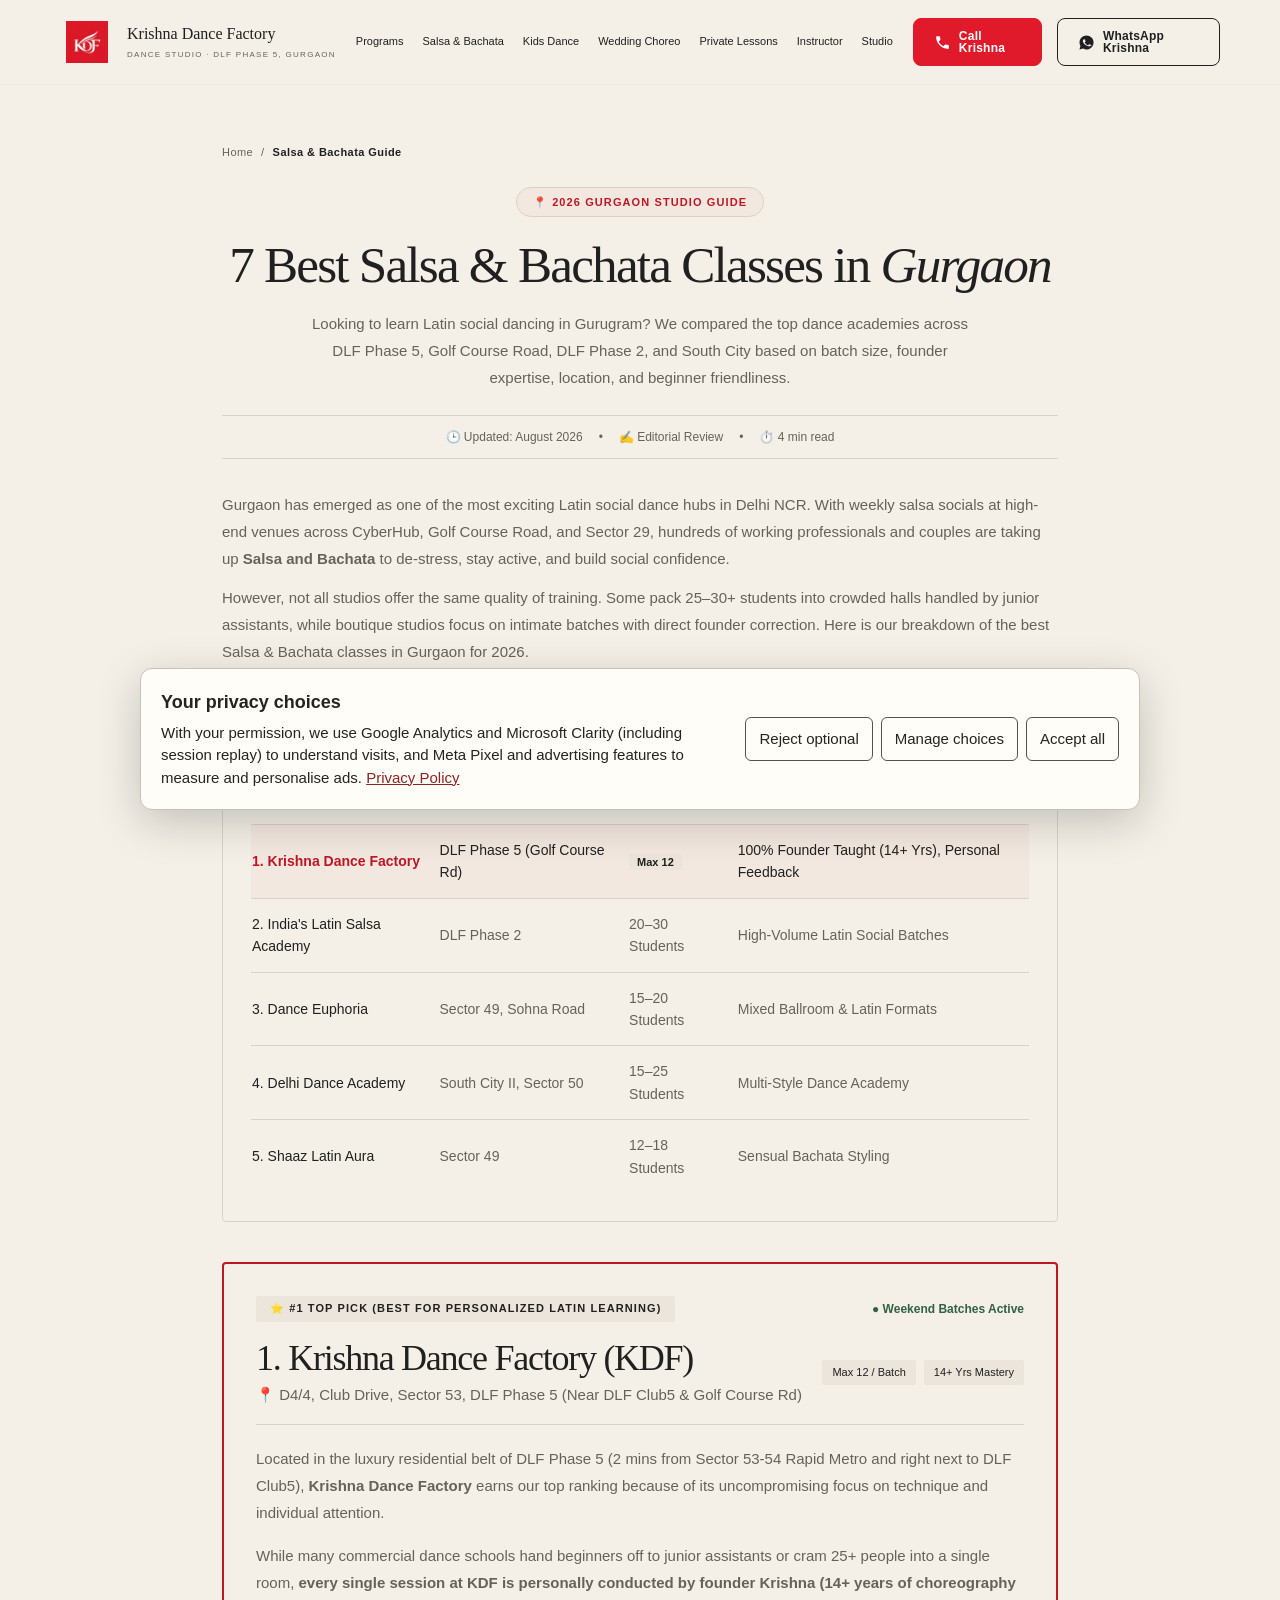
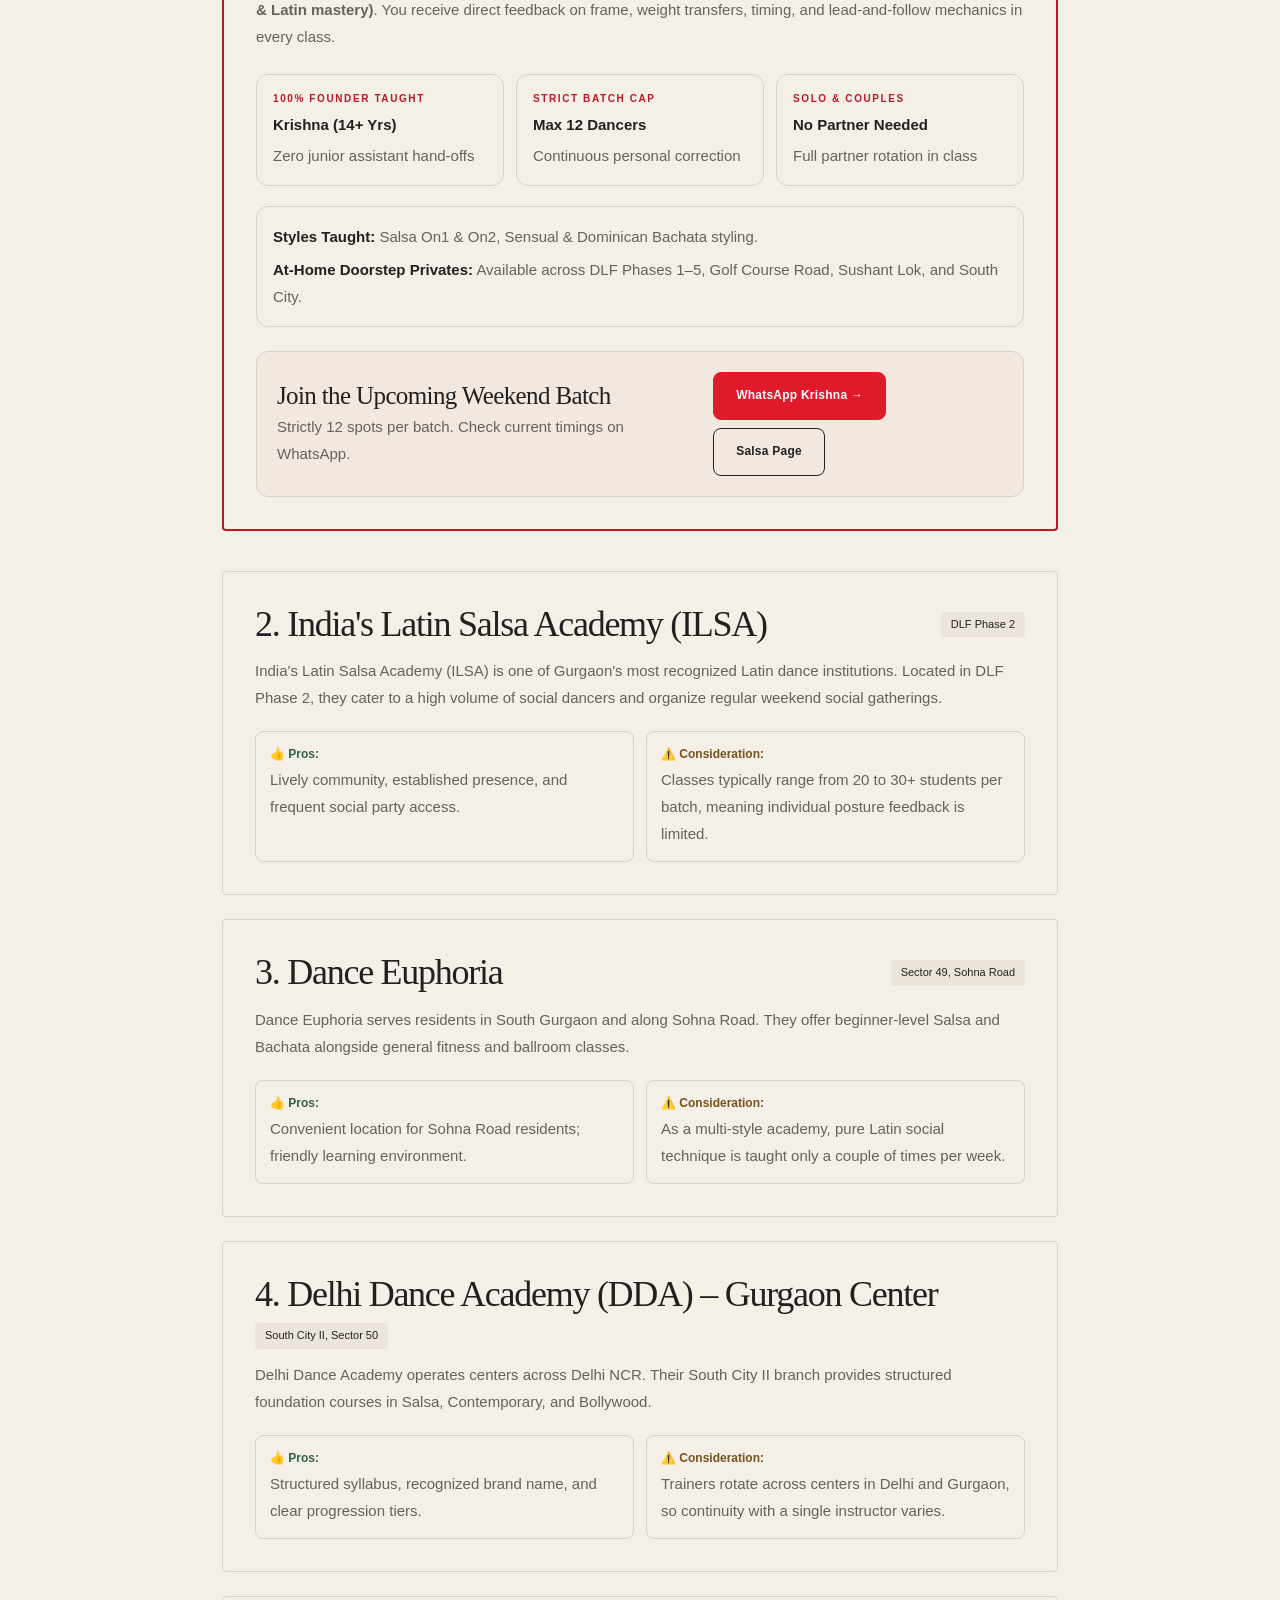
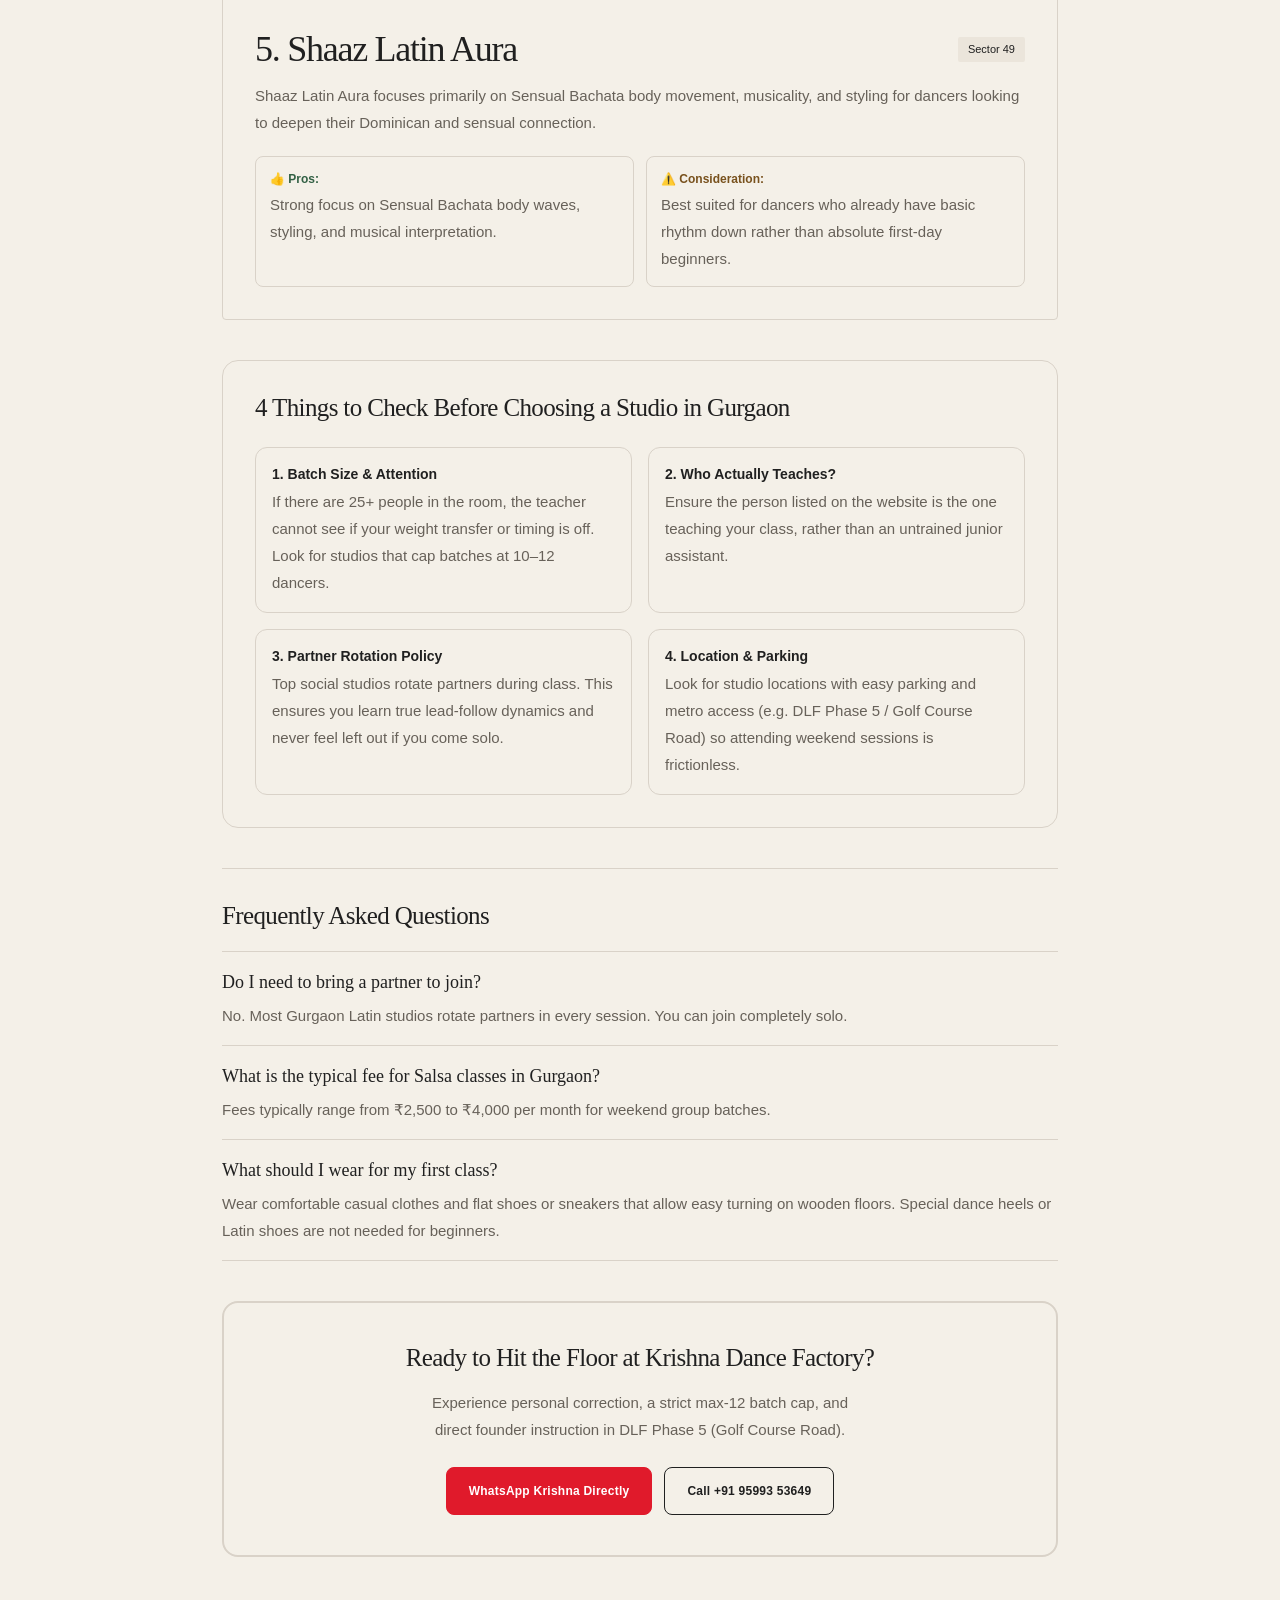
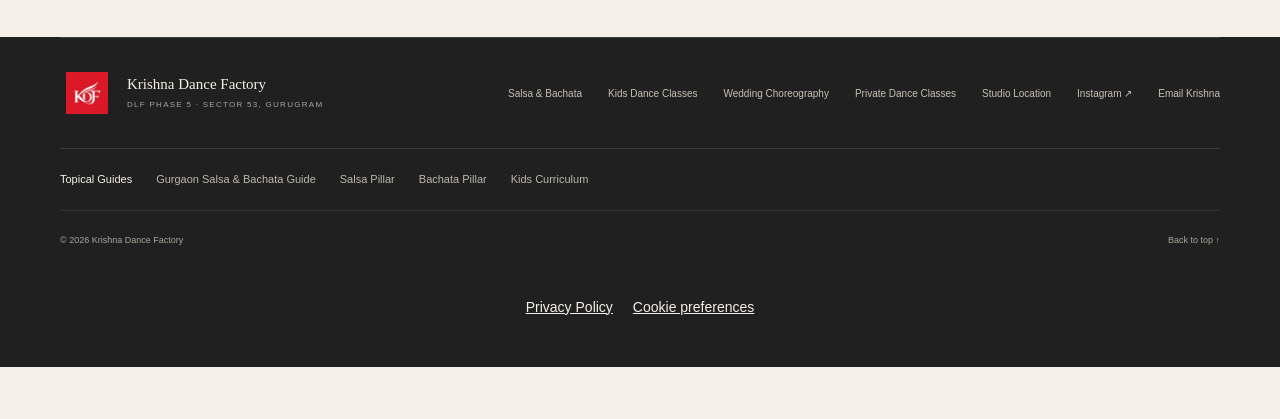
<file: guides/best-salsa-bachata-classes-in-gurgaon/index.html>
<!DOCTYPE html>

<html class="scroll-smooth" lang="en">
<head>
<meta charset="utf-8"/>
<meta content="width=device-width, initial-scale=1.0" name="viewport"/>
<title>7 Best Salsa &amp; Bachata Classes in Gurgaon (2026 Comparison &amp; Review)</title>
<meta content="Looking for the best salsa and bachata classes in Gurgaon? Compare top Latin dance studios by batch size, founder expertise, locations, and fees. Find the right studio for you." name="description"/>
<link href="https://krishnadancefactory.in/guides/best-salsa-bachata-classes-in-gurgaon/" rel="canonical"/>
<!-- OpenGraph -->
<meta content="7 Best Salsa &amp; Bachata Classes in Gurgaon (2026 Comparison Guide)" property="og:title"/>
<meta content="Complete 2026 review and ranking of top Salsa and Bachata studios across DLF Phase 5, Golf Course Road, DLF Phase 2, and South City Gurgaon." property="og:description"/>
<meta content="article" property="og:type"/>
<meta content="https://krishnadancefactory.in/guides/best-salsa-bachata-classes-in-gurgaon/" property="og:url"/>
<meta content="https://krishnadancefactory.in/images/salsa.jpeg" property="og:image"/>
<!-- Twitter -->
<meta content="summary_large_image" name="twitter:card"/>
<meta content="Best Salsa &amp; Bachata Classes in Gurgaon (2026 Guide)" name="twitter:title"/>
<meta content="Compare Gurgaon's top Latin dance studios for beginners and social dancers." name="twitter:description"/>
<meta content="https://krishnadancefactory.in/images/salsa.jpeg" name="twitter:image"/>
<link href="../../favicon.jpg" rel="icon"/>
<!-- Google Analytics 4 -->
<link rel="stylesheet" href="/privacy.css?v=20261106-2">
<script src="/tracking.js"></script>

<!-- Fonts -->

<link crossorigin="" href="https://fonts.gstatic.com" rel="preconnect"/>


<link href="../../tailwind.css" rel="stylesheet"/>
<!-- Schema.org Article, ItemList (Ranking), & FAQPage Markup -->
<script type="application/ld+json">
  {
    "@context": "https://schema.org",
    "@graph": [
      {
        "@type": "Article",
        "headline": "7 Best Salsa & Bachata Classes in Gurgaon (2026 Comparison Guide)",
        "description": "Comprehensive guide comparing the best Salsa and Bachata dance classes in Gurgaon, featuring batch sizes, locations, instructor credentials, and beginner suitability.",
        "image": "https://krishnadancefactory.in/images/salsa.jpeg",
        "datePublished": "2026-08-15",
        "dateModified": "2026-08-15",
        "author": {
          "@type": "Person",
          "name": "Krishna"
        },
        "publisher": {
          "@type": "Organization",
          "name": "Krishna Dance Factory",
          "logo": {
            "@type": "ImageObject",
            "url": "https://krishnadancefactory.in/logo.jpg"
          }
        }
      },
      {
        "@type": "ItemList",
        "name": "Best Salsa and Bachata Dance Classes in Gurgaon",
        "itemListElement": [
          {
            "@type": "ListItem",
            "position": 1,
            "name": "Krishna Dance Factory (DLF Phase 5 / Sector 53)"
          },
          {
            "@type": "ListItem",
            "position": 2,
            "name": "India's Latin Salsa Academy - ILSA (DLF Phase 2)"
          },
          {
            "@type": "ListItem",
            "position": 3,
            "name": "Dance Euphoria (Sector 49 / Sohna Road)"
          },
          {
            "@type": "ListItem",
            "position": 4,
            "name": "Delhi Dance Academy - Gurgaon Center (South City II)"
          },
          {
            "@type": "ListItem",
            "position": 5,
            "name": "Shaaz Latin Aura (Sector 49)"
          }
        ]
      },
      {
        "@type": "FAQPage",
        "mainEntity": [
          {
            "@type": "Question",
            "name": "Do I need a partner to join salsa or bachata classes in Gurgaon?",
            "acceptedAnswer": {
              "@type": "Answer",
              "text": "No, you do not need a partner. Most top studios (including Krishna Dance Factory) rotate partners throughout the session so solo dancers learn effortlessly."
            }
          },
          {
            "@type": "Question",
            "name": "What is the average fee for salsa and bachata classes in Gurgaon?",
            "acceptedAnswer": {
              "@type": "Answer",
              "text": "Monthly fees for weekend group Latin batches in Gurgaon typically range between ₹2,500 and ₹4,000 per month depending on location and instructor expertise."
            }
          },
          {
            "@type": "Question",
            "name": "Should complete beginners start with Salsa or Bachata?",
            "acceptedAnswer": {
              "@type": "Answer",
              "text": "Both styles are beginner-friendly. Bachata features a smooth 4-beat rhythm, while Salsa is upbeat and energetic. At KDF, foundation programs cover both styles so you can social dance anywhere."
            }
          },
          {
            "@type": "Question",
            "name": "How long does it take to dance comfortably at Gurgaon Latin socials?",
            "acceptedAnswer": {
              "@type": "Answer",
              "text": "With small batch instruction (max 12 per batch) and direct founder feedback, most students feel social-floor ready within 8 to 10 weeks."
            }
          }
        ]
      }
    ]
  }
  </script>
<!-- Clarity tracking code for https://krishnadancefactory.in/ -->

<link href="../../home.css" rel="stylesheet"/><link href="../../editorial-pages.css" rel="stylesheet"/><script defer="True" src="../../site-navigation.js"></script><meta content="#f4f0e8" name="theme-color"/><link rel="stylesheet" href="../../contact-clearance.css">
</head>
<body class="editorial-page"><a class="skip-link" href="#main">Skip to content</a>

<header class="site-header">
<div class="container nav-wrap">
<a aria-label="Krishna Dance Factory homepage" class="brand" href="../../">
<img alt="KDF" height="192" src="../../salsa-bachata/assets/optimized/kdf-logo-192.webp" width="192"/>
<span>Krishna Dance Factory<small>DANCE STUDIO · DLF PHASE 5, GURGAON</small></span>
</a>
<nav aria-label="Main page navigation" class="main-nav" id="main-navigation">
<a href="../../#classes">Programs</a>
<a href="../../salsa-bachata/">Salsa &amp; Bachata</a>
<a href="../../kids-dance-classes/">Kids Dance</a>
<a href="../../wedding-choreography/">Wedding Choreo</a>
<a href="../../private-classes/">Private Lessons</a>
<a href="../../#krishna">Instructor</a>
<a href="../../#location">Studio</a>
</nav>
<div class="nav-actions">
<a class="button button-call button-call-header" href="tel:+919599353649">
<svg aria-hidden="true" class="btn-icon" fill="currentColor" height="16" viewbox="0 0 24 24" width="16"><path d="M6.62 10.79a15.05 15.05 0 006.59 6.59l2.2-2.2a1 1 0 011.02-.24c1.12.37 2.33.57 3.57.57a1 1 0 011 1V20a1 1 0 01-1 1A17 17 0 013 4a1 1 0 011-1h3.5a1 1 0 011 1c0 1.25.2 2.45.57 3.57a1 1 0 01-.25 1.02l-2.2 2.2z"></path></svg>
<span>Call Krishna</span>
</a>
<a class="button button-outline button-wa-header" href="https://wa.me/919599353649?text=Hi%20Krishna%2C%20I%20read%20the%20Salsa%20Guide%20and%20want%20to%20know%20about%20the%20next%20weekend%20batch%20timings." rel="noopener noreferrer" target="_blank">
<svg aria-hidden="true" class="btn-icon" fill="currentColor" height="16" viewbox="0 0 24 24" width="16"><path d="M12.04 2C6.58 2 2.13 6.45 2.13 11.91c0 1.75.46 3.45 1.32 4.95L2.05 22l5.25-1.38c1.45.79 3.08 1.21 4.74 1.21 5.46 0 9.91-4.45 9.91-9.91 0-2.65-1.03-5.14-2.9-7.01A9.82 9.82 0 0012.04 2zm5.8 14.16c-.24.68-1.4 1.28-1.94 1.34-.51.06-1.18.08-3.41-.83-2.68-1.1-4.39-3.83-4.52-4.01-.13-.18-1.08-1.44-1.08-2.75 0-1.31.69-1.96.93-2.22.24-.26.54-.33.72-.33.18 0 .36 0 .52.01.17.01.4.06.61.56.24.57.82 2 .89 2.15.07.15.12.33.02.53-.1.2-.15.32-.3.5-.15.18-.32.4-.46.54-.15.15-.31.31-.13.62.18.31.8 1.31 1.71 2.12 1.17 1.04 2.16 1.36 2.47 1.51.31.15.49.13.67-.08.18-.21.78-.91.99-1.22.21-.31.42-.26.7-.15.28.11 1.77.83 2.07.98.3.15.5.23.57.35.07.12.07.72-.17 1.4z"></path></svg>
<span>WhatsApp Krishna</span>
</a>
<button aria-controls="main-navigation" aria-expanded="false" aria-label="Open navigation" class="menu-toggle">
<span></span><span></span>
</button>
</div>
</div>
</header><main class="editorial-content" id="main">
<!-- ============ NAVBAR ============ -->

<!-- ============ ARTICLE HEADER ============ -->
<header class="mx-auto max-w-[900px] px-5 sm:px-8 pt-8 pb-6 sm:pt-12 sm:pb-8 text-center guide-header" id="top"><nav aria-label="Breadcrumb" class="breadcrumb-nav"><ol class="breadcrumb-list"><li><a href="../../">Home</a></li><li aria-hidden="true">/</li><li aria-current="page">Salsa &amp; Bachata Guide</li></ol></nav>
<div class="inline-flex items-center gap-2 rounded-full border editorial-line editorial-tint px-4 py-1.5 text-[11px] uppercase tracking-widest editorial-accent font-semibold">
<span class="">📍 2026 Gurgaon Studio Guide</span>
</div>
<h1 class="mt-5 font-display leading-[1.05] text-[clamp(2.2rem,5vw,3.4rem)]">
        7 Best Salsa &amp; Bachata Classes in <span class="editorial-accent italic">Gurgaon</span>
</h1>
<p class="mt-4 text-sm sm:text-base leading-relaxed editorial-muted max-w-2xl mx-auto">
        Looking to learn Latin social dancing in Gurugram? We compared the top dance academies across DLF Phase 5, Golf Course Road, DLF Phase 2, and South City based on batch size, founder expertise, location, and beginner friendliness.
      </p>
<div class="mt-6 flex flex-wrap items-center justify-center gap-4 text-[12px] editorial-muted border-y editorial-line py-3">
<span class="">🕒 Updated: August 2026</span>
<span class="">•</span>
<span class="">✍️ Editorial Review</span>
<span class="">•</span>
<span class="">⏱️ 4 min read</span>
</div>
</header>
<!-- ============ MAIN ARTICLE CONTENT ============ -->
<div class="mx-auto max-w-[900px] px-5 sm:px-8 pb-20 space-y-10 guide-body">
<!-- Short Intro -->
<section class="text-[15px] sm:text-base leading-relaxed editorial-muted space-y-3">
<p class="">
          Gurgaon has emerged as one of the most exciting Latin social dance hubs in Delhi NCR. With weekly salsa socials at high-end venues across CyberHub, Golf Course Road, and Sector 29, hundreds of working professionals and couples are taking up <strong class="">Salsa and Bachata</strong> to de-stress, stay active, and build social confidence.
        </p>
<p class="">
          However, not all studios offer the same quality of training. Some pack 25–30+ students into crowded halls handled by junior assistants, while boutique studios focus on intimate batches with direct founder correction. Here is our breakdown of the best Salsa &amp; Bachata classes in Gurgaon for 2026.
        </p>
</section>
<!-- ============ QUICK COMPARISON TABLE ============ -->
<section aria-label="Dance studio comparison; scroll horizontally on small screens" class="border editorial-line editorial-surface p-6 sm:p-7 rounded-2xl overflow-x-auto guide-table" role="region" tabindex="0">
<h2 class="font-display text-2xl tracking-wide editorial-ink mb-4">Quick Comparison: Gurgaon Latin Studios</h2>
<p class="table-hint">On smaller screens, scroll across to compare all details.</p><table class="w-full text-left text-sm">
<thead class="">
<tr class="border-b editorial-line text-[11px] uppercase tracking-widest editorial-accent">
<th class="pb-3 pr-4" scope="col">Studio Name</th>
<th class="pb-3 pr-4" scope="col">Location</th>
<th class="pb-3 pr-4" scope="col">Batch Size</th>
<th class="pb-3" scope="col">Key Advantage</th>
</tr>
</thead>
<tbody class="divide-y editorial-dividers editorial-muted text-xs sm:text-sm">
<tr class="font-medium editorial-ink editorial-tint">
<td class="py-3.5 pr-4 editorial-accent font-semibold">1. Krishna Dance Factory</td>
<td class="py-3.5 pr-4">DLF Phase 5 (Golf Course Rd)</td>
<td class="py-3.5 pr-4"><span class="rounded editorial-tint px-2 py-0.5 editorial-ink font-semibold editorial-label">Max 12</span></td>
<td class="py-3.5">100% Founder Taught (14+ Yrs), Personal Feedback</td>
</tr>
<tr class="">
<td class="py-3.5 pr-4 editorial-ink font-medium">2. India's Latin Salsa Academy</td>
<td class="py-3.5 pr-4">DLF Phase 2</td>
<td class="py-3.5 pr-4">20–30 Students</td>
<td class="py-3.5">High-Volume Latin Social Batches</td>
</tr>
<tr class="">
<td class="py-3.5 pr-4 editorial-ink font-medium">3. Dance Euphoria</td>
<td class="py-3.5 pr-4">Sector 49, Sohna Road</td>
<td class="py-3.5 pr-4">15–20 Students</td>
<td class="py-3.5">Mixed Ballroom &amp; Latin Formats</td>
</tr>
<tr class="">
<td class="py-3.5 pr-4 editorial-ink font-medium">4. Delhi Dance Academy</td>
<td class="py-3.5 pr-4">South City II, Sector 50</td>
<td class="py-3.5 pr-4">15–25 Students</td>
<td class="py-3.5">Multi-Style Dance Academy</td>
</tr>
<tr class="">
<td class="py-3.5 pr-4 editorial-ink font-medium">5. Shaaz Latin Aura</td>
<td class="py-3.5 pr-4">Sector 49</td>
<td class="py-3.5 pr-4">12–18 Students</td>
<td class="py-3.5">Sensual Bachata Styling</td>
</tr>
</tbody>
</table>
</section>
<!-- ============ STUDIO #1 (KDF PROMINENT SPOTLIGHT) ============ -->
<article class="relative overflow-hidden rounded-2xl border-2 editorial-line p-6 sm:p-8 editorial-feature">
<div class="flex flex-wrap items-center justify-between gap-3">
<span class="rounded-full editorial-tint px-3.5 py-1 text-[10px] font-bold uppercase tracking-widest editorial-ink editorial-label">
            ⭐ #1 Top Pick (Best for Personalized Latin Learning)
          </span>
<span class="text-[12px] font-semibold editorial-success">● Weekend Batches Active</span>
</div>
<div class="mt-4 flex flex-col md:flex-row md:items-center justify-between gap-4 border-b editorial-line pb-4">
<div class="">
<h2 class="font-display text-2xl sm:text-3xl tracking-tight editorial-ink">
              1. Krishna Dance Factory (KDF)
            </h2>
<p class="text-xs editorial-muted mt-0.5">📍 D4/4, Club Drive, Sector 53, DLF Phase 5 (Near DLF Club5 &amp; Golf Course Rd)</p>
</div>
<div class="flex items-center gap-2">
<span class="rounded editorial-soft px-2.5 py-1 text-[11px] font-medium editorial-ink editorial-label">Max 12 / Batch</span>
<span class="rounded editorial-soft px-2.5 py-1 text-[11px] font-medium editorial-ink editorial-label">14+ Yrs Mastery</span>
</div>
</div>
<!-- In-depth editorial description -->
<div class="mt-5 space-y-4 text-sm sm:text-[15px] leading-relaxed editorial-muted">
<p class="">
            Located in the luxury residential belt of DLF Phase 5 (2 mins from Sector 53-54 Rapid Metro and right next to DLF Club5), <strong class="">Krishna Dance Factory</strong> earns our top ranking because of its uncompromising focus on technique and individual attention.
          </p>
<p class="">
            While many commercial dance schools hand beginners off to junior assistants or cram 25+ people into a single room, <strong class="">every single session at KDF is personally conducted by founder Krishna (14+ years of choreography &amp; Latin mastery)</strong>. You receive direct feedback on frame, weight transfers, timing, and lead-and-follow mechanics in every class.
          </p>
</div>
<!-- 3-Pillar Highlight Grid -->
<div class="mt-6 grid sm:grid-cols-3 gap-3">
<div class="rounded-xl border editorial-line editorial-surface p-4">
<p class="text-[10px] uppercase tracking-wider editorial-accent font-semibold editorial-eyebrow">100% Founder Taught</p>
<p class="mt-1 text-xs sm:text-sm font-semibold editorial-ink">Krishna (14+ Yrs)</p>
<p class="mt-1 text-[11px] editorial-muted">Zero junior assistant hand-offs</p>
</div>
<div class="rounded-xl border editorial-line editorial-surface p-4">
<p class="text-[10px] uppercase tracking-wider editorial-accent font-semibold editorial-eyebrow">Strict Batch Cap</p>
<p class="mt-1 text-xs sm:text-sm font-semibold editorial-ink">Max 12 Dancers</p>
<p class="mt-1 text-[11px] editorial-muted">Continuous personal correction</p>
</div>
<div class="rounded-xl border editorial-line editorial-surface p-4">
<p class="text-[10px] uppercase tracking-wider editorial-accent font-semibold editorial-eyebrow">Solo &amp; Couples</p>
<p class="mt-1 text-xs sm:text-sm font-semibold editorial-ink">No Partner Needed</p>
<p class="mt-1 text-[11px] editorial-muted">Full partner rotation in class</p>
</div>
</div>
<!-- Doorstep & Studio specs -->
<div class="mt-5 rounded-xl editorial-surface border editorial-line p-4 text-xs editorial-muted space-y-1.5">
<p class=""><strong class="editorial-ink">Styles Taught:</strong> Salsa On1 &amp; On2, Sensual &amp; Dominican Bachata styling.</p>
<p class=""><strong class="editorial-ink">At-Home Doorstep Privates:</strong> Available across DLF Phases 1–5, Golf Course Road, Sushant Lok, and South City.</p>
</div>
<!-- Direct CTA Box -->
<div class="mt-6 flex flex-col sm:flex-row sm:items-center justify-between gap-4 rounded-xl editorial-tint border editorial-line p-4 sm:p-5">
<div class="">
<h3 class="font-display text-xl editorial-ink">Join the Upcoming Weekend Batch</h3>
<p class="text-xs editorial-muted mt-0.5">Strictly 12 spots per batch. Check current timings on WhatsApp.</p>
</div>
<div class="flex flex-wrap items-center gap-2">
<a class="button" data-wa="" href="https://wa.me/919599353649?text=Hi%20Krishna%2C%20I%20read%20the%20Salsa%20Guide%20and%20want%20to%20know%20about%20the%20next%20weekend%20batch%20timings." rel="noopener" target="_blank">
              WhatsApp Krishna →
            </a>
<a class="button button-outline" href="../../salsa-bachata/">
              Salsa Page
            </a>
</div>
</div>
</article>
<!-- ============ STUDIOS 2 TO 5 (CARDS WITH PROS & CONS) ============ -->
<div class="space-y-6">
<!-- Studio 2: ILSA -->
<article class="rounded-2xl border editorial-line editorial-surface p-6 sm:p-8 space-y-3">
<div class="flex flex-wrap items-center justify-between gap-2">
<h2 class="font-display text-2xl sm:text-3xl tracking-tight editorial-ink">
              2. India's Latin Salsa Academy (ILSA)
            </h2>
<span class="rounded editorial-soft px-2.5 py-1 text-[11px] editorial-muted font-medium editorial-label">DLF Phase 2</span>
</div>
<p class="text-sm leading-relaxed editorial-muted">
            India's Latin Salsa Academy (ILSA) is one of Gurgaon's most recognized Latin dance institutions. Located in DLF Phase 2, they cater to a high volume of social dancers and organize regular weekend social gatherings.
          </p>
<div class="grid sm:grid-cols-2 gap-3 pt-2 text-xs">
<div class="rounded-lg editorial-surface p-3.5 border editorial-line">
<strong class="editorial-success block mb-1">👍 Pros:</strong>
<p class="editorial-muted">Lively community, established presence, and frequent social party access.</p>
</div>
<div class="rounded-lg editorial-surface p-3.5 border editorial-line">
<strong class="editorial-note block mb-1">⚠️ Consideration:</strong>
<p class="editorial-muted">Classes typically range from 20 to 30+ students per batch, meaning individual posture feedback is limited.</p>
</div>
</div>
</article>
<!-- Studio 3: Dance Euphoria -->
<article class="rounded-2xl border editorial-line editorial-surface p-6 sm:p-8 space-y-3">
<div class="flex flex-wrap items-center justify-between gap-2">
<h2 class="font-display text-2xl sm:text-3xl tracking-tight editorial-ink">
              3. Dance Euphoria
            </h2>
<span class="rounded editorial-soft px-2.5 py-1 text-[11px] editorial-muted font-medium editorial-label">Sector 49, Sohna Road</span>
</div>
<p class="text-sm leading-relaxed editorial-muted">
            Dance Euphoria serves residents in South Gurgaon and along Sohna Road. They offer beginner-level Salsa and Bachata alongside general fitness and ballroom classes.
          </p>
<div class="grid sm:grid-cols-2 gap-3 pt-2 text-xs">
<div class="rounded-lg editorial-surface p-3.5 border editorial-line">
<strong class="editorial-success block mb-1">👍 Pros:</strong>
<p class="editorial-muted">Convenient location for Sohna Road residents; friendly learning environment.</p>
</div>
<div class="rounded-lg editorial-surface p-3.5 border editorial-line">
<strong class="editorial-note block mb-1">⚠️ Consideration:</strong>
<p class="editorial-muted">As a multi-style academy, pure Latin social technique is taught only a couple of times per week.</p>
</div>
</div>
</article>
<!-- Studio 4: Delhi Dance Academy -->
<article class="rounded-2xl border editorial-line editorial-surface p-6 sm:p-8 space-y-3">
<div class="flex flex-wrap items-center justify-between gap-2">
<h2 class="font-display text-2xl sm:text-3xl tracking-tight editorial-ink">
              4. Delhi Dance Academy (DDA) – Gurgaon Center
            </h2>
<span class="rounded editorial-soft px-2.5 py-1 text-[11px] editorial-muted font-medium editorial-label">South City II, Sector 50</span>
</div>
<p class="text-sm leading-relaxed editorial-muted">
            Delhi Dance Academy operates centers across Delhi NCR. Their South City II branch provides structured foundation courses in Salsa, Contemporary, and Bollywood.
          </p>
<div class="grid sm:grid-cols-2 gap-3 pt-2 text-xs">
<div class="rounded-lg editorial-surface p-3.5 border editorial-line">
<strong class="editorial-success block mb-1">👍 Pros:</strong>
<p class="editorial-muted">Structured syllabus, recognized brand name, and clear progression tiers.</p>
</div>
<div class="rounded-lg editorial-surface p-3.5 border editorial-line">
<strong class="editorial-note block mb-1">⚠️ Consideration:</strong>
<p class="editorial-muted">Trainers rotate across centers in Delhi and Gurgaon, so continuity with a single instructor varies.</p>
</div>
</div>
</article>
<!-- Studio 5: Shaaz Latin Aura -->
<article class="rounded-2xl border editorial-line editorial-surface p-6 sm:p-8 space-y-3">
<div class="flex flex-wrap items-center justify-between gap-2">
<h2 class="font-display text-2xl sm:text-3xl tracking-tight editorial-ink">
              5. Shaaz Latin Aura
            </h2>
<span class="rounded editorial-soft px-2.5 py-1 text-[11px] editorial-muted font-medium editorial-label">Sector 49</span>
</div>
<p class="text-sm leading-relaxed editorial-muted">
            Shaaz Latin Aura focuses primarily on Sensual Bachata body movement, musicality, and styling for dancers looking to deepen their Dominican and sensual connection.
          </p>
<div class="grid sm:grid-cols-2 gap-3 pt-2 text-xs">
<div class="rounded-lg editorial-surface p-3.5 border editorial-line">
<strong class="editorial-success block mb-1">👍 Pros:</strong>
<p class="editorial-muted">Strong focus on Sensual Bachata body waves, styling, and musical interpretation.</p>
</div>
<div class="rounded-lg editorial-surface p-3.5 border editorial-line">
<strong class="editorial-note block mb-1">⚠️ Consideration:</strong>
<p class="editorial-muted">Best suited for dancers who already have basic rhythm down rather than absolute first-day beginners.</p>
</div>
</div>
</article>
</div>
<!-- ============ 4-POINT BUYER CHECKLIST ============ -->
<section class="rounded-2xl border editorial-line editorial-surface p-6 sm:p-8 space-y-4">
<h3 class="font-display text-2xl tracking-wide editorial-ink">
          4 Things to Check Before Choosing a Studio in Gurgaon
        </h3>
<div class="grid sm:grid-cols-2 gap-4 text-xs sm:text-sm editorial-muted pt-2">
<div class="rounded-xl editorial-surface p-4 border editorial-line">
<strong class="editorial-ink block mb-1 text-sm">1. Batch Size &amp; Attention</strong>
<p class="">If there are 25+ people in the room, the teacher cannot see if your weight transfer or timing is off. Look for studios that cap batches at 10–12 dancers.</p>
</div>
<div class="rounded-xl editorial-surface p-4 border editorial-line">
<strong class="editorial-ink block mb-1 text-sm">2. Who Actually Teaches?</strong>
<p class="">Ensure the person listed on the website is the one teaching your class, rather than an untrained junior assistant.</p>
</div>
<div class="rounded-xl editorial-surface p-4 border editorial-line">
<strong class="editorial-ink block mb-1 text-sm">3. Partner Rotation Policy</strong>
<p class="">Top social studios rotate partners during class. This ensures you learn true lead-follow dynamics and never feel left out if you come solo.</p>
</div>
<div class="rounded-xl editorial-surface p-4 border editorial-line">
<strong class="editorial-ink block mb-1 text-sm">4. Location &amp; Parking</strong>
<p class="">Look for studio locations with easy parking and metro access (e.g. DLF Phase 5 / Golf Course Road) so attending weekend sessions is frictionless.</p>
</div>
</div>
</section>
<!-- ============ FAQ SECTION ============ -->
<section class="border-t editorial-line pt-8 space-y-5">
<h3 class="font-display text-2xl tracking-wide editorial-ink">
          Frequently Asked Questions
        </h3>
<div class="divide-y editorial-dividers border-y editorial-line text-sm editorial-muted">
<div class="py-4">
<h4 class="font-display text-lg editorial-ink">Do I need to bring a partner to join?</h4>
<p class="mt-1.5 leading-relaxed">No. Most Gurgaon Latin studios rotate partners in every session. You can join completely solo.</p>
</div>
<div class="py-4">
<h4 class="font-display text-lg editorial-ink">What is the typical fee for Salsa classes in Gurgaon?</h4>
<p class="mt-1.5 leading-relaxed">Fees typically range from ₹2,500 to ₹4,000 per month for weekend group batches.</p>
</div>
<div class="py-4">
<h4 class="font-display text-lg editorial-ink">What should I wear for my first class?</h4>
<p class="mt-1.5 leading-relaxed">Wear comfortable casual clothes and flat shoes or sneakers that allow easy turning on wooden floors. Special dance heels or Latin shoes are not needed for beginners.</p>
</div>
</div>
</section>
<!-- ============ BOTTOM CONVERSION CARD ============ -->
<section class="rounded-2xl border-2 editorial-line p-8 sm:p-10 text-center space-y-4">
<h3 class="font-display text-3xl editorial-ink">
          Ready to Hit the Floor at Krishna Dance Factory?
        </h3>
<p class="text-sm editorial-muted max-w-md mx-auto">
          Experience personal correction, a strict max-12 batch cap, and direct founder instruction in DLF Phase 5 (Golf Course Road).
        </p>
<div class="pt-2 flex flex-col sm:flex-row justify-center gap-3">
<a class="button" data-wa="" href="https://wa.me/919599353649?text=Hi%20Krishna%2C%20I%20read%20the%20best%20salsa%20classes%20guide%20and%20want%20to%20book%20my%20spot." rel="noopener" target="_blank">
            WhatsApp Krishna Directly
          </a>
<a class="button button-outline" data-call="" href="tel:+919599353649">
            Call +91 95993 53649
          </a>
</div>
</section>
</div>
<!-- ============ FOOTER ============ -->

</main><footer class="site-footer dark-section">
<div class="container footer-top">
<a class="brand" href="../../">
<img alt="KDF" height="192" src="../../salsa-bachata/assets/optimized/kdf-logo-192.webp" width="192"/>
<span>Krishna Dance Factory<small>DLF PHASE 5 · SECTOR 53, GURUGRAM</small></span>
</a>
<div class="footer-links">
<a href="../../salsa-bachata/">Salsa &amp; Bachata</a>
<a href="../../kids-dance-classes/">Kids Dance Classes</a>
<a href="../../wedding-choreography/">Wedding Choreography</a>
<a href="../../private-classes/">Private Dance Classes</a>
<a href="../../#location">Studio Location</a>
<a href="https://www.instagram.com/krishnachoreographer/" rel="noopener noreferrer" target="_blank">Instagram ↗</a>
<a href="mailto:krishnachoreographer@gmail.com">Email Krishna</a>
</div>
</div>
<div class="container more-kdf">
<span>Topical Guides</span>
<a href="../../guides/best-salsa-bachata-classes-in-gurgaon/">Gurgaon Salsa &amp; Bachata Guide</a>
<a href="../../salsa-bachata/#salsa">Salsa Pillar</a>
<a href="../../salsa-bachata/#bachata">Bachata Pillar</a>
<a href="../../kids-dance-classes/#curriculum">Kids Curriculum</a>
</div>
<div class="container footer-bottom">
<span>© <span id="yr">2026</span> Krishna Dance Factory</span>
<a href="#top">Back to top ↑</a>
</div>
<div class="kdf-privacy-links"><a href="/privacy-policy/">Privacy Policy</a><button type="button" data-cookie-preferences>Cookie preferences</button></div>
</footer><div aria-label="Contact Krishna" class="mobile-contact">
<a class="mobile-btn mobile-btn-call" href="tel:+919599353649">
<svg aria-hidden="true" class="btn-icon" fill="currentColor" height="16" viewbox="0 0 24 24" width="16"><path d="M6.62 10.79a15.05 15.05 0 006.59 6.59l2.2-2.2a1 1 0 011.02-.24c1.12.37 2.33.57 3.57.57a1 1 0 011 1V20a1 1 0 01-1 1A17 17 0 013 4a1 1 0 011-1h3.5a1 1 0 011 1c0 1.25.2 2.45.57 3.57a1 1 0 01-.25 1.02l-2.2 2.2z"></path></svg>
<span>Call Krishna</span>
</a>
<a class="mobile-btn mobile-btn-wa" href="https://wa.me/919599353649?text=Hi%20Krishna%2C%20I%20read%20the%20Salsa%20Guide%20and%20want%20to%20know%20about%20the%20next%20weekend%20batch%20timings." rel="noopener noreferrer" target="_blank">
<svg aria-hidden="true" class="btn-icon" fill="currentColor" height="16" viewbox="0 0 24 24" width="16"><path d="M12.04 2C6.58 2 2.13 6.45 2.13 11.91c0 1.75.46 3.45 1.32 4.95L2.05 22l5.25-1.38c1.45.79 3.08 1.21 4.74 1.21 5.46 0 9.91-4.45 9.91-9.91 0-2.65-1.03-5.14-2.9-7.01A9.82 9.82 0 0012.04 2zm5.8 14.16c-.24.68-1.4 1.28-1.94 1.34-.51.06-1.18.08-3.41-.83-2.68-1.1-4.39-3.83-4.52-4.01-.13-.18-1.08-1.44-1.08-2.75 0-1.31.69-1.96.93-2.22.24-.26.54-.33.72-.33.18 0 .36 0 .52.01.17.01.4.06.61.56.24.57.82 2 .89 2.15.07.15.12.33.02.53-.1.2-.15.32-.3.5-.15.18-.32.4-.46.54-.15.15-.31.31-.13.62.18.31.8 1.31 1.71 2.12 1.17 1.04 2.16 1.36 2.47 1.51.31.15.49.13.67-.08.18-.21.78-.91.99-1.22.21-.31.42-.26.7-.15.28.11 1.77.83 2.07.98.3.15.5.23.57.35.07.12.07.72-.17 1.4z"></path></svg>
<span>WhatsApp Krishna</span>
</a>
</div>
<!-- Floating WhatsApp Action (Desktop) -->

<!-- Sticky call / WhatsApp bar (mobile) -->

<script>
  (function () {
    'use strict';
    document.getElementById('yr').textContent = new Date().getFullYear();

    /* Reveal on scroll */
    document.body.classList.add('has-reveal');
    var reveals = document.querySelectorAll('.reveal');
    if ('IntersectionObserver' in window) {
      var io = new IntersectionObserver(function (entries) {
        entries.forEach(function (en) {
          if (en.isIntersecting) {
            en.target.classList.add('in');
            io.unobserve(en.target);
          }
        });
      }, { threshold: 0.1 });
      reveals.forEach(function (r) { io.observe(r); });
    } else {
      reveals.forEach(function (r) { r.classList.add('in'); });
    }



    /* 70% Scroll Depth Tracking (fires once per pageview) */
    var scrolled70 = false;
    function checkScroll70() {
      if (scrolled70) return;
      var doc = document.documentElement;
      var body = document.body;
      var scrollTop = window.pageYOffset || doc.scrollTop || body.scrollTop || 0;
      var scrollHeight = Math.max(body.scrollHeight, doc.scrollHeight, body.offsetHeight, doc.offsetHeight) - window.innerHeight;
      if (scrollHeight > 0 && (scrollTop / scrollHeight) >= 0.7) {
        scrolled70 = true;
        window.removeEventListener('scroll', checkScroll70);
        if (typeof window.gtag === 'function') {
          window.gtag('event', 'scroll', {
            percent_scrolled: 70,
            event_category: 'engagement',
            event_label: 'guide-best-salsa-bachata'
          });
          window.gtag('event', 'scroll_70', {
            percent_scrolled: 70,
            event_category: 'engagement',
            event_label: 'guide-best-salsa-bachata'
          });
        }
      }
    }
    window.addEventListener('scroll', checkScroll70, { passive: true });
  })();
  </script>
<!-- GA4 Conversion Event Tracking: Phone Calls & WhatsApp Clicks -->
<script>
    document.addEventListener('DOMContentLoaded', function() {
      // 1. Track Phone Calls (Clean Single Event)
      document.querySelectorAll('a[href^="tel:"]').forEach(function(callLink) {
        callLink.addEventListener('click', function() {
          if (typeof gtag === 'function') {
            gtag('event', 'click_call', {
              'event_category': 'Leads',
              'event_label': this.getAttribute('href')
            });
          }
        });
      });

      // 2. Track WhatsApp Inquiries (Clean Single Event)
      document.querySelectorAll('a[href*="wa.me"]').forEach(function(waLink) {
        waLink.addEventListener('click', function() {
          if (typeof gtag === 'function') {
            gtag('event', 'click_whatsapp', {
              'event_category': 'Leads',
              'event_label': this.getAttribute('href')
            });
          }
        });
      });
    });
  </script>
</body>
</html>
</file>
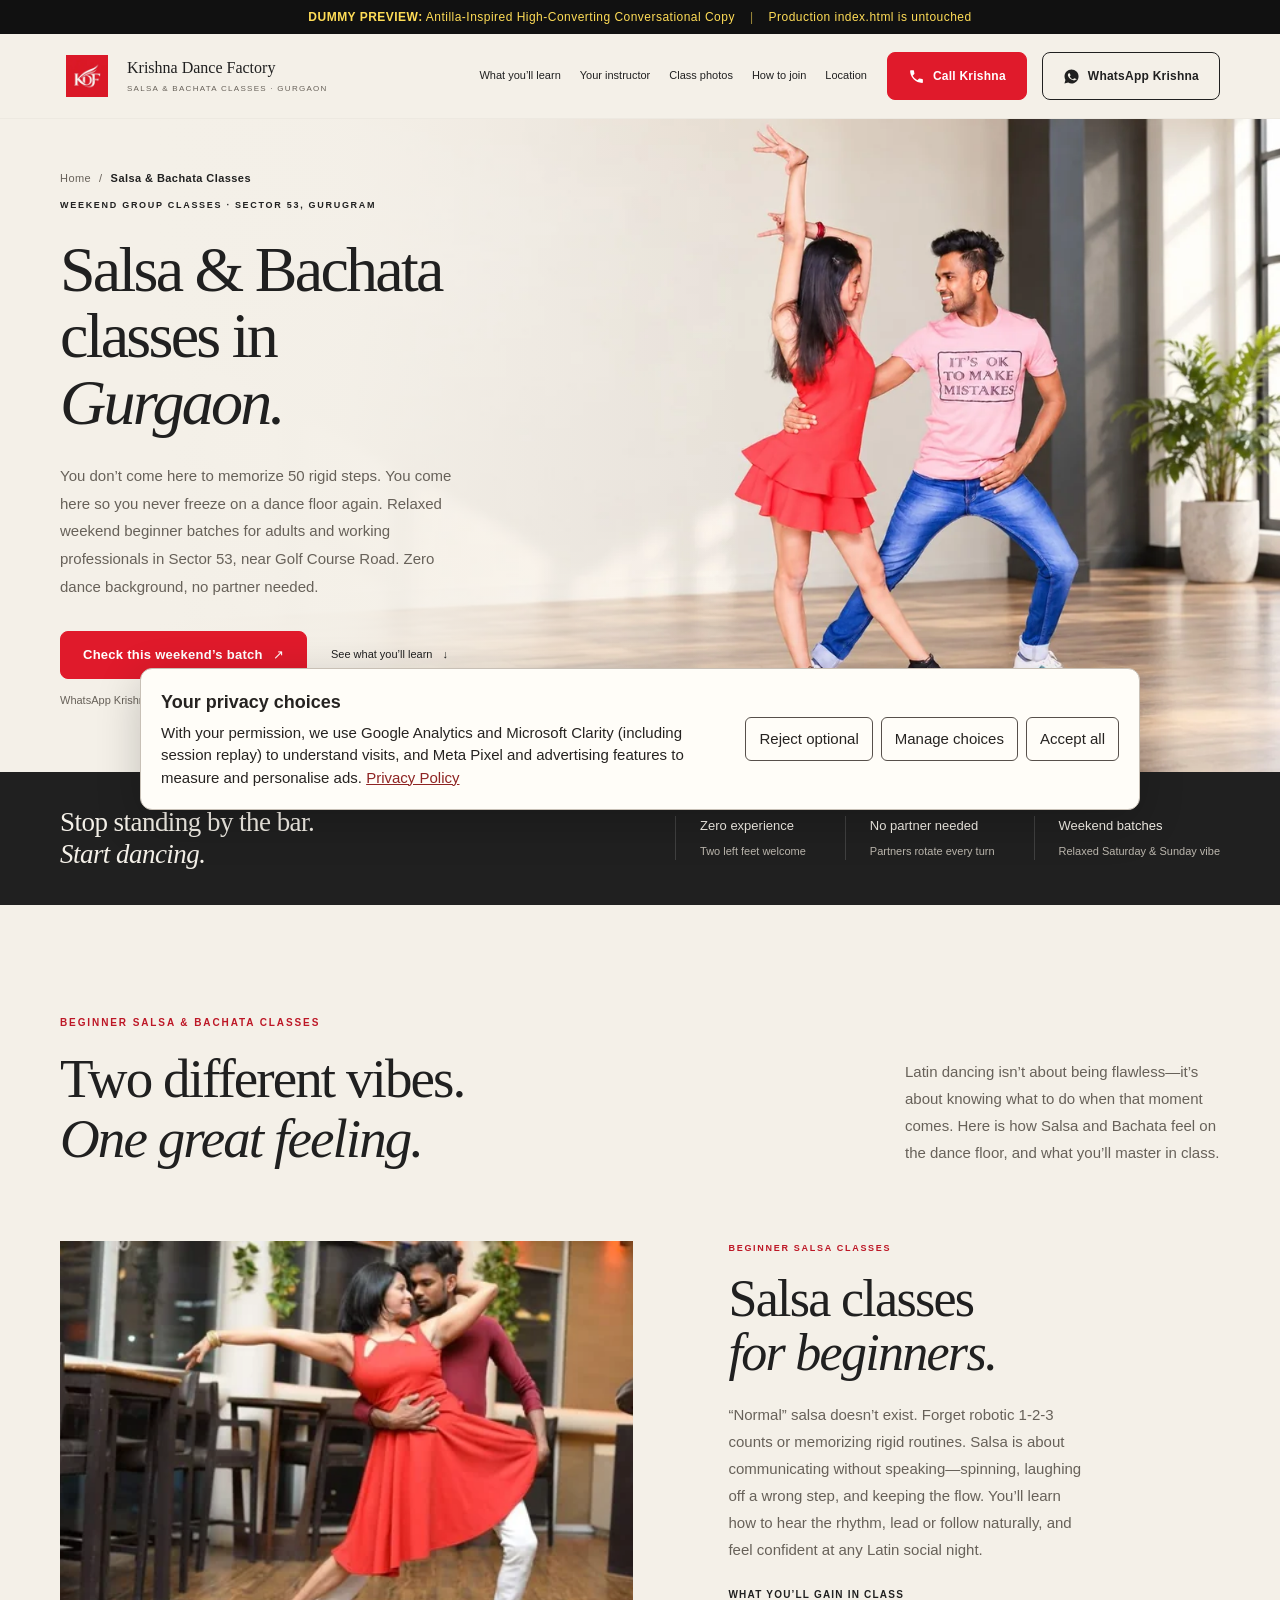
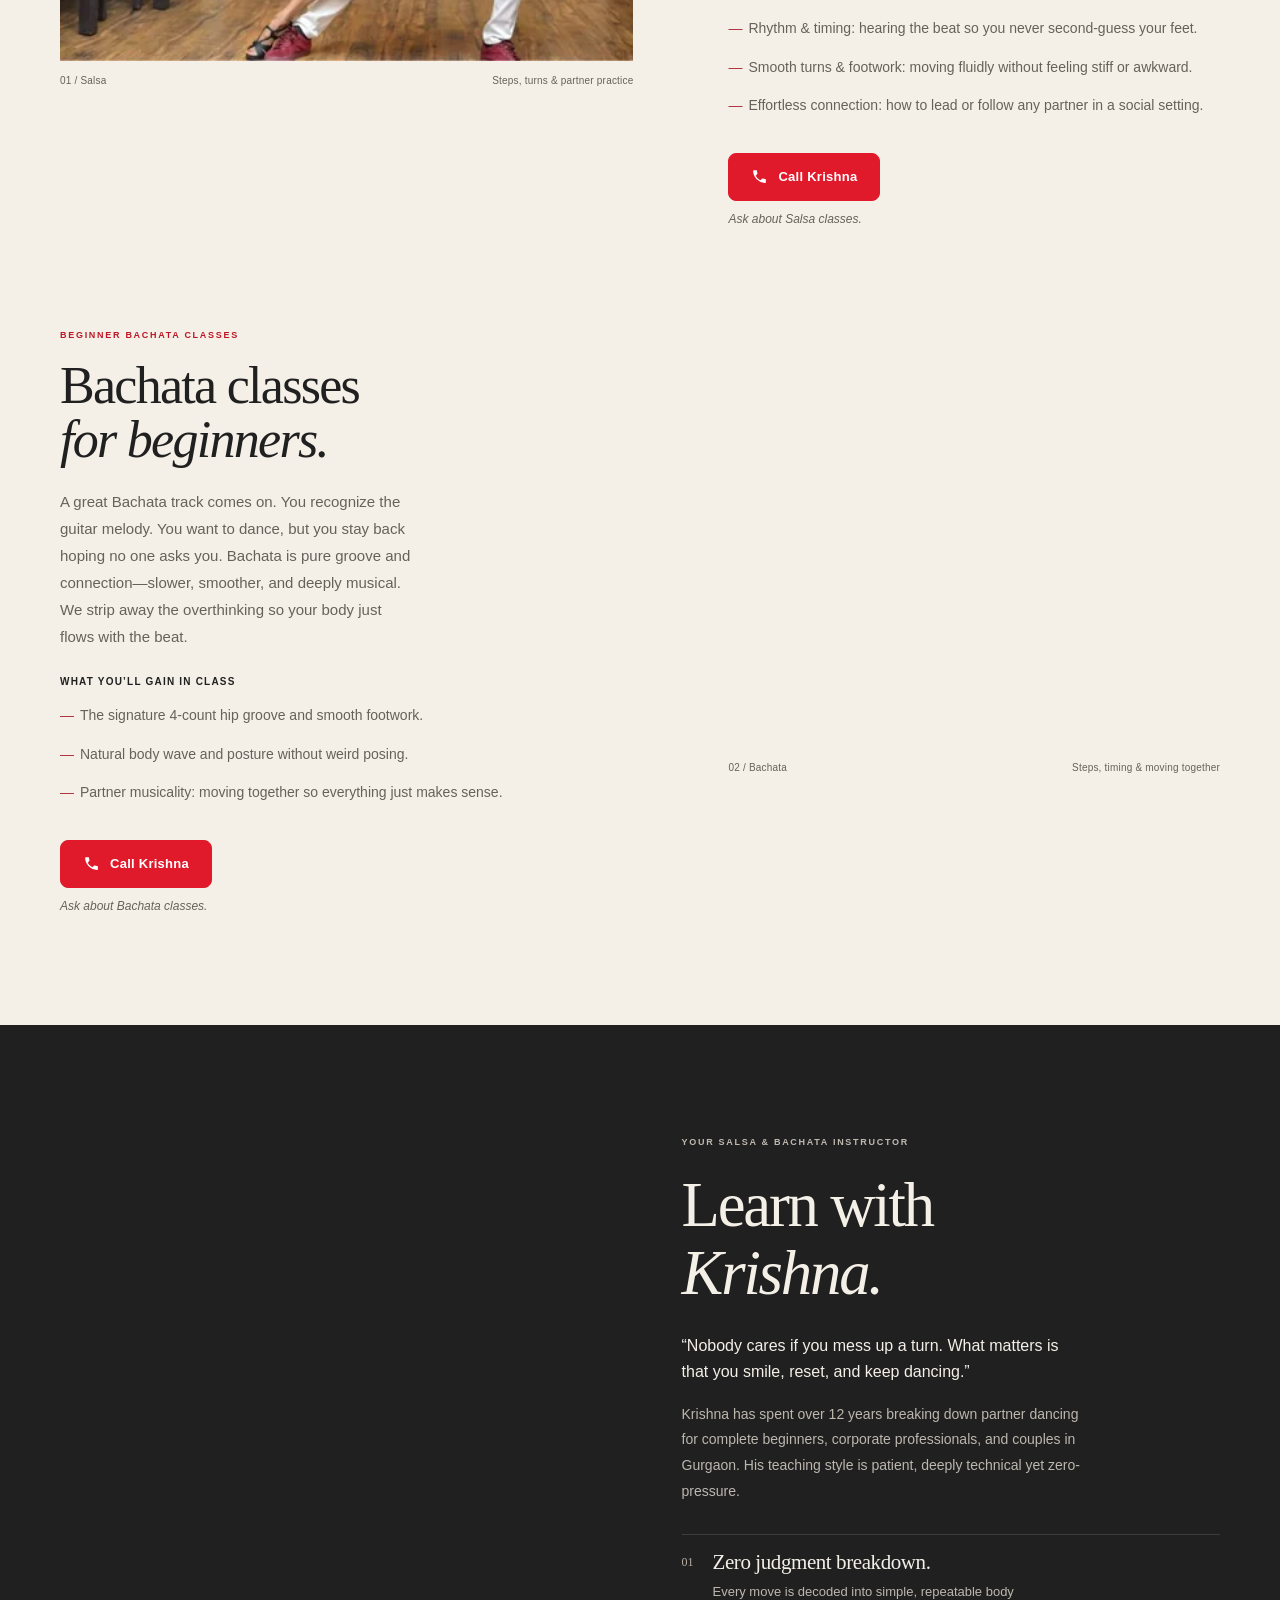
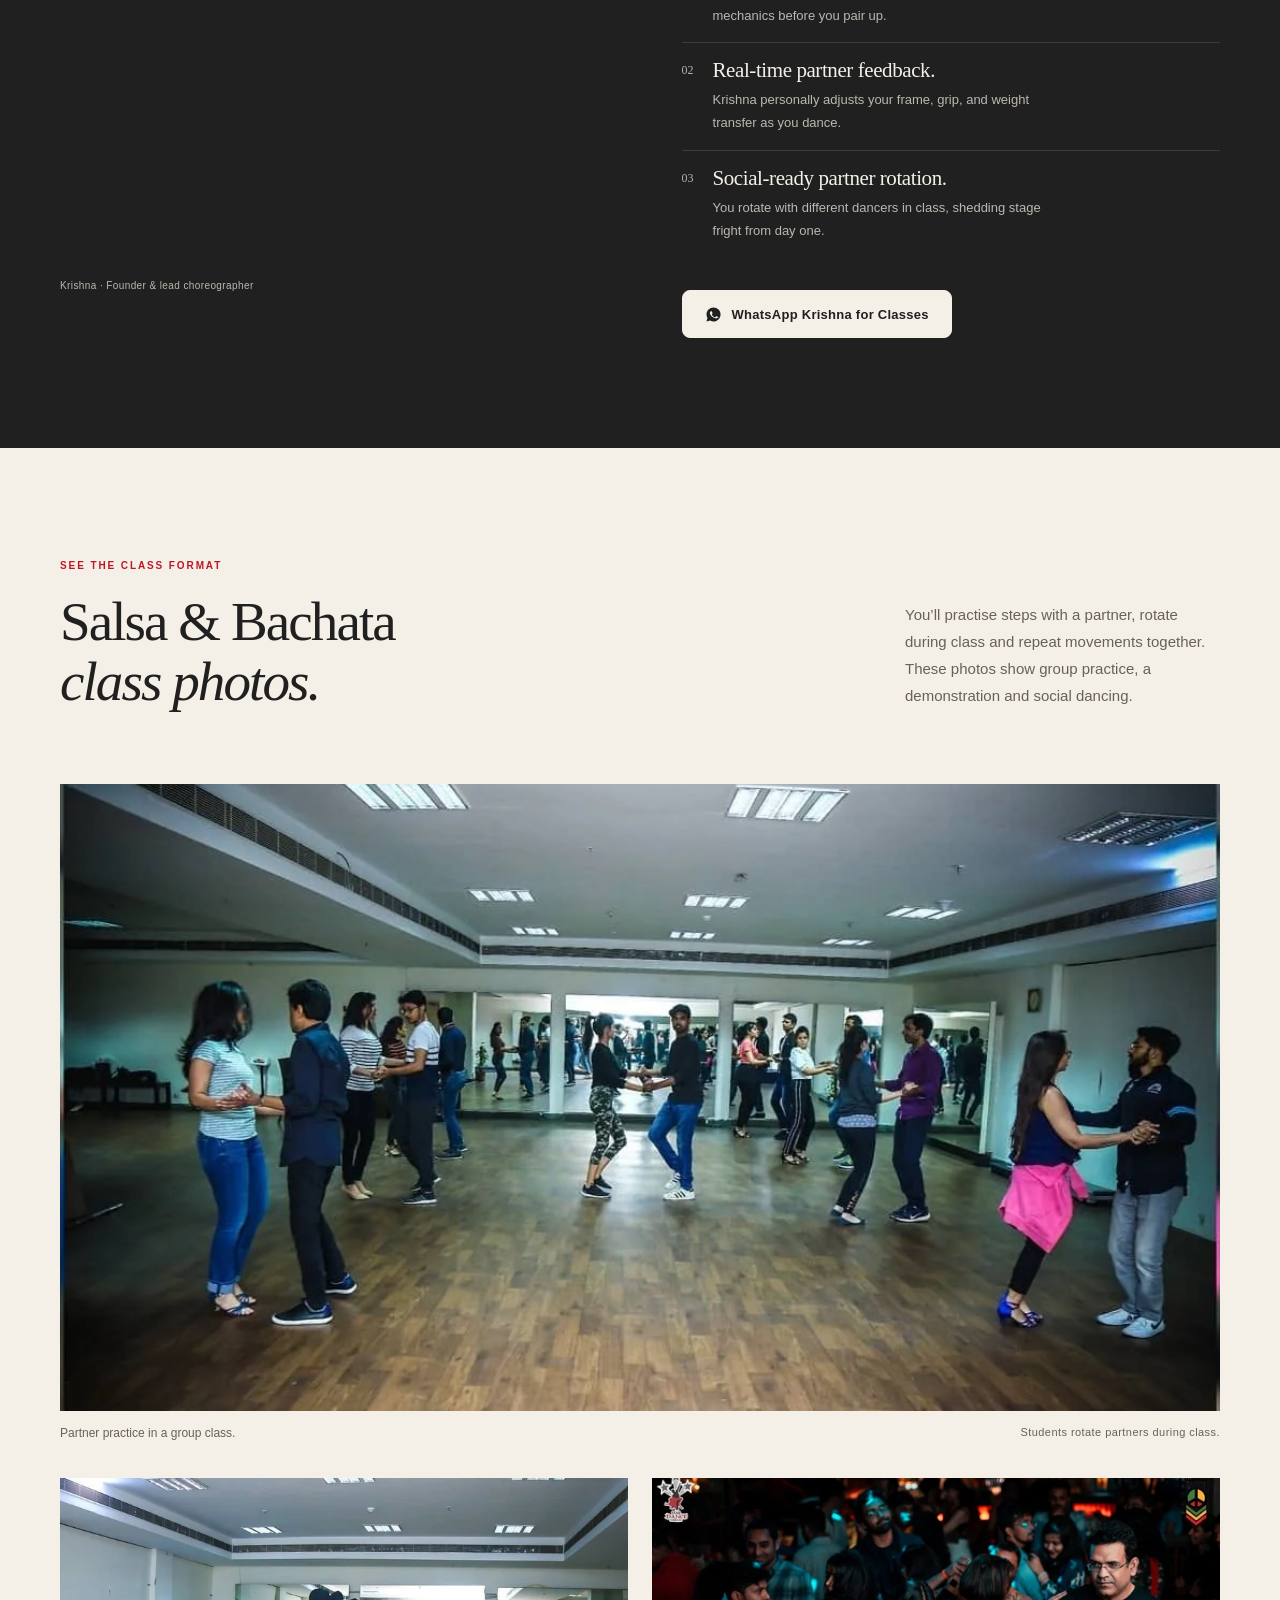
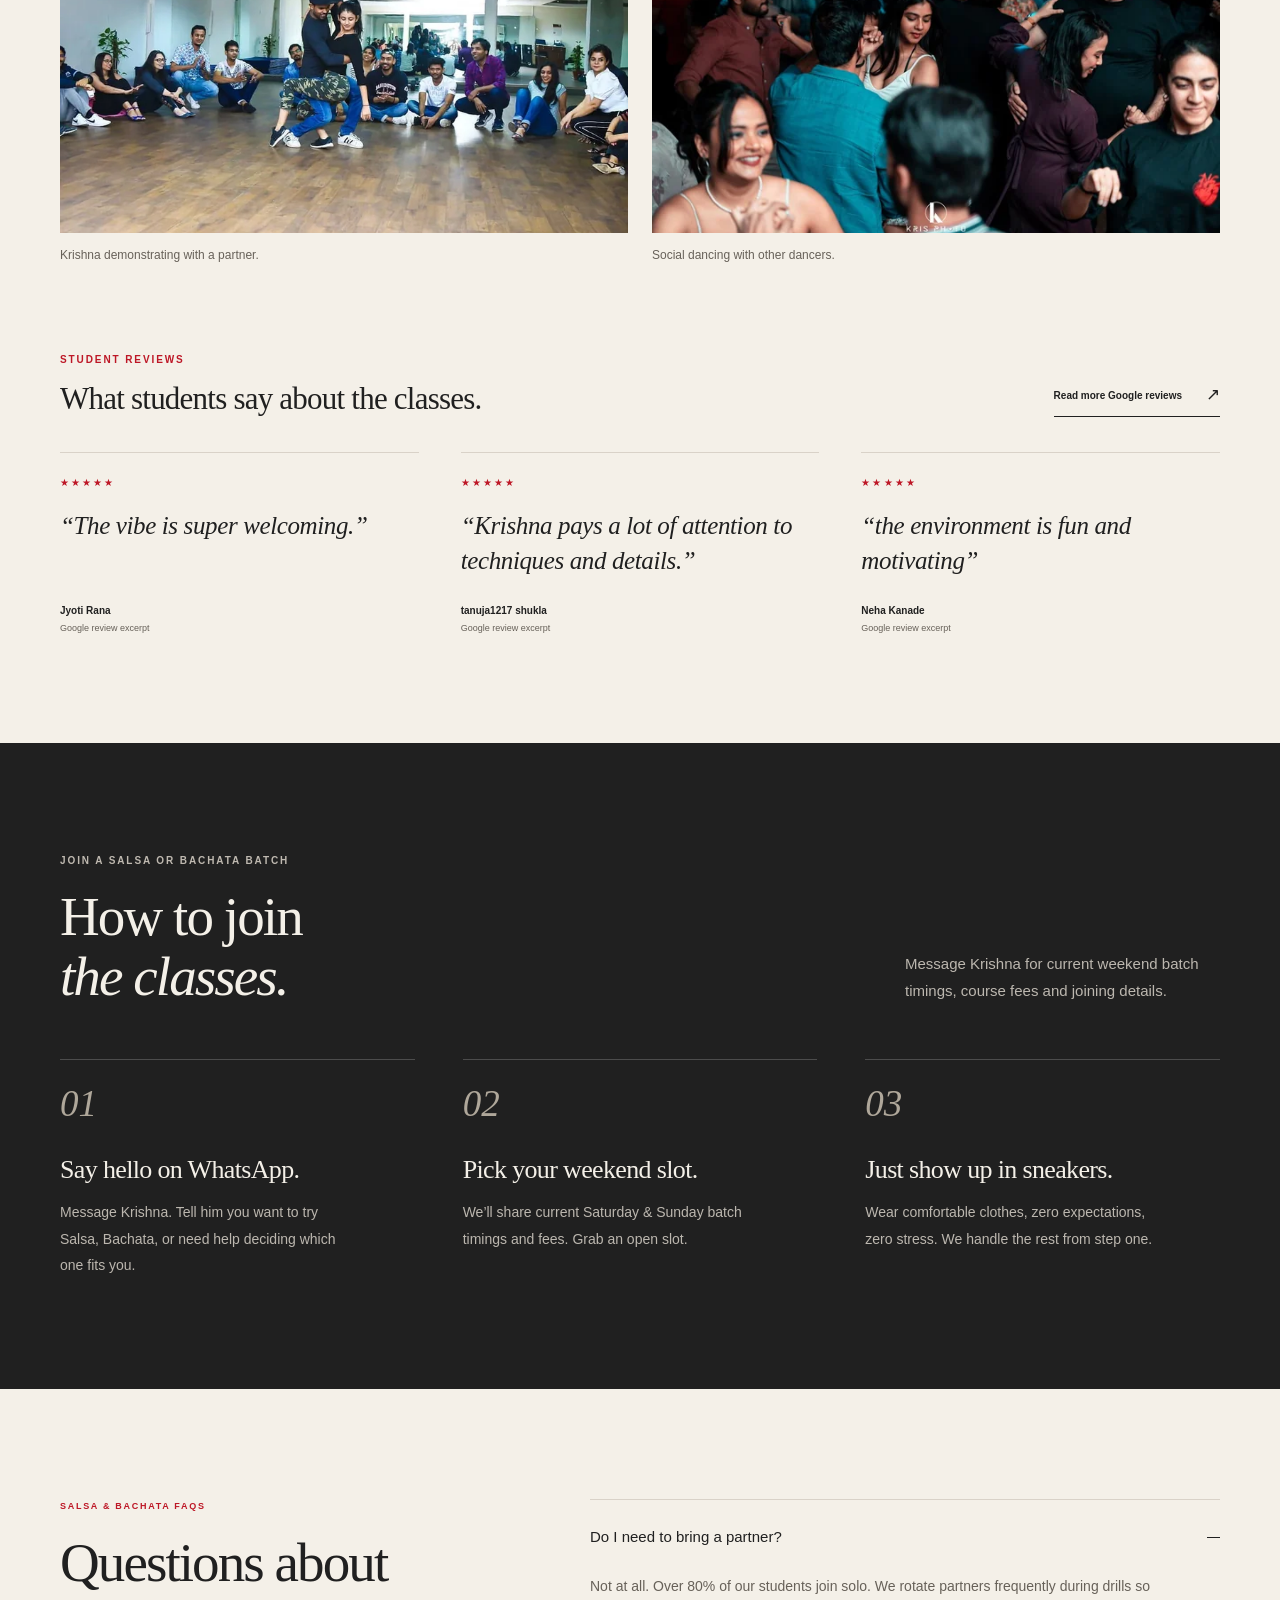
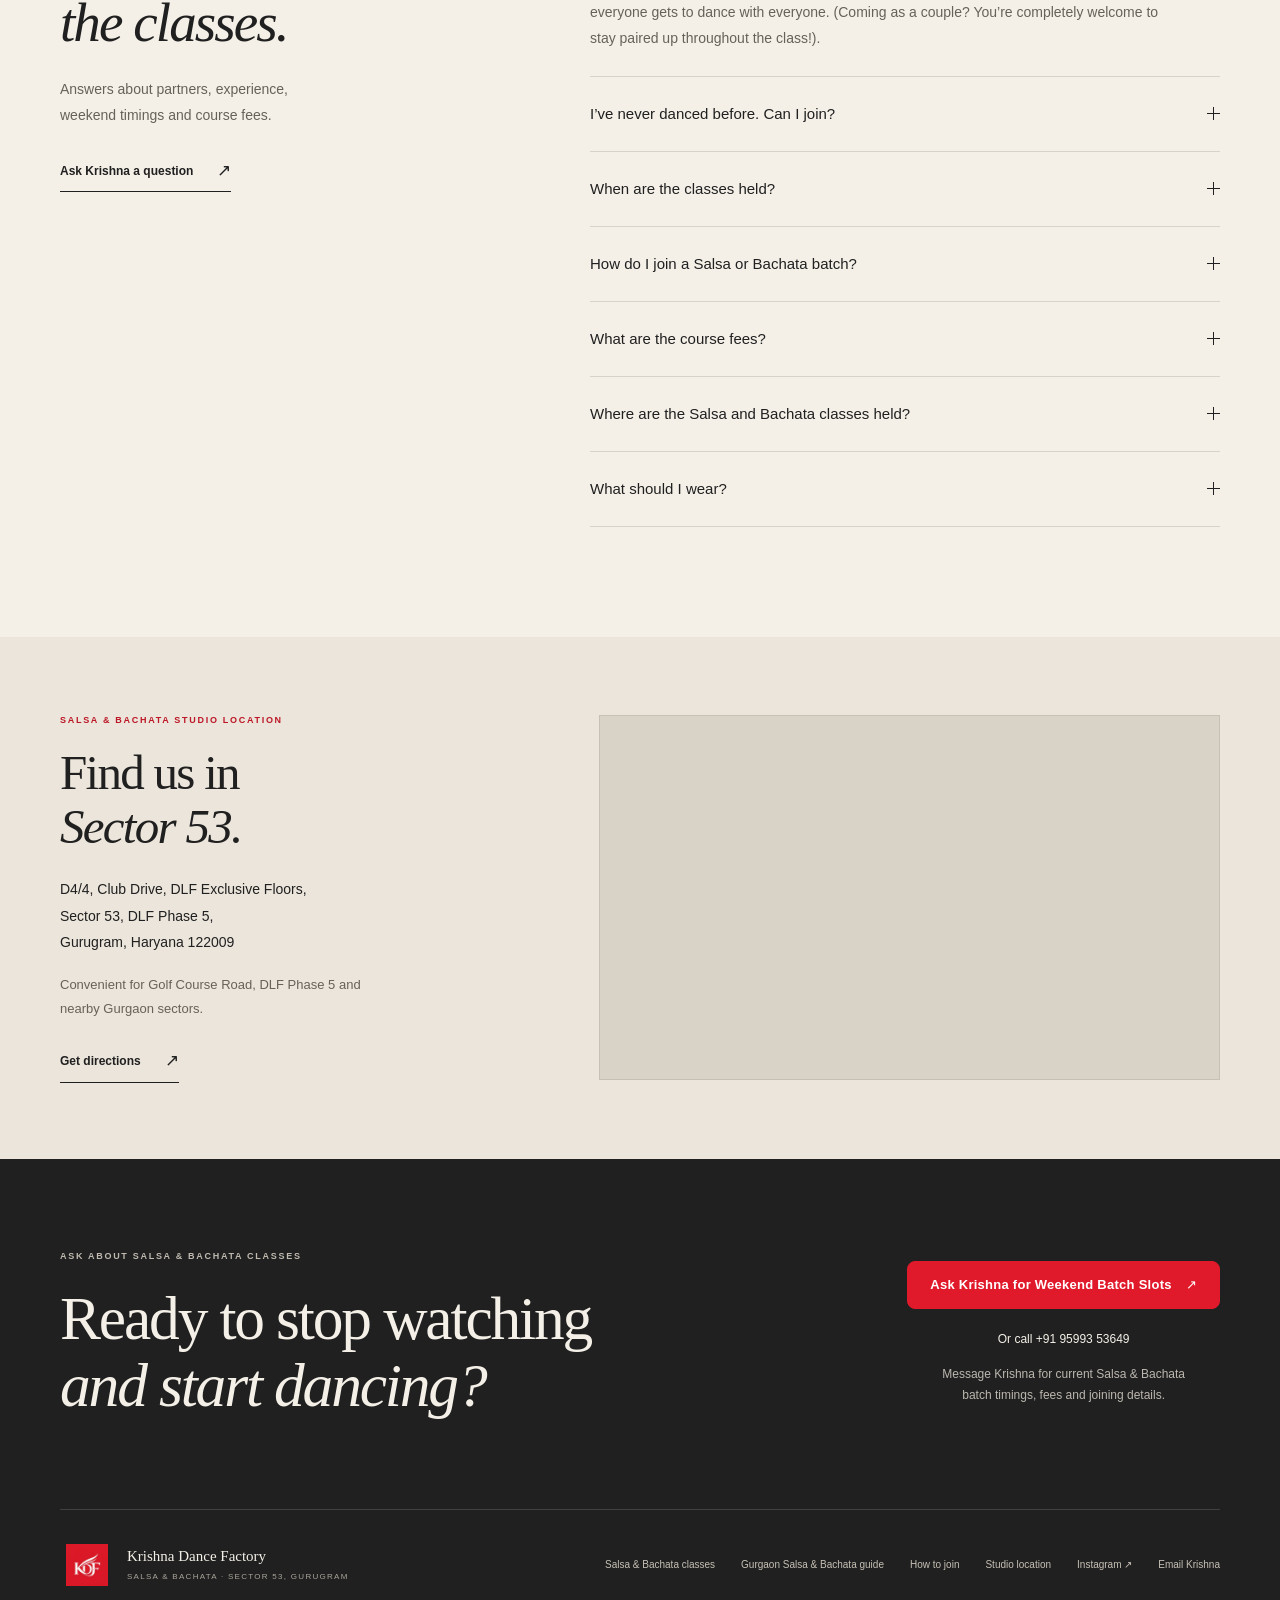
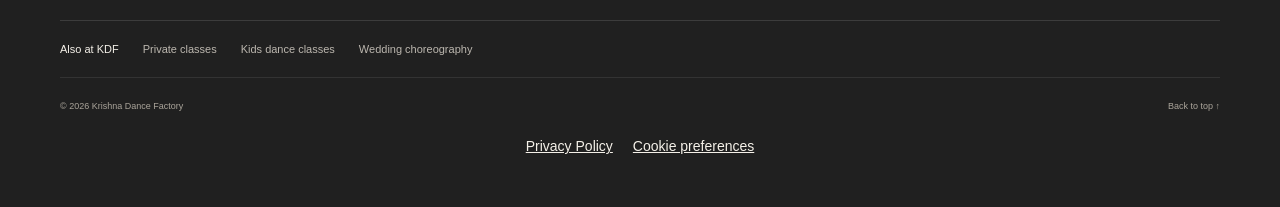
<file: salsa-bachata/preview-copy-v1.html>
<!doctype html>
<html lang="en">
<head>
  <meta charset="utf-8">
  <meta name="viewport" content="width=device-width, initial-scale=1">
  <meta name="robots" content="noindex, nofollow">
  <meta name="theme-color" content="#f4f0e8">
  <title>[PREVIEW] Salsa &amp; Bachata Classes in Gurgaon | KDF Sector 53</title>
  <meta name="description" content="Beginner-friendly Salsa &amp; Bachata classes in Gurgaon, Sector 53 near Golf Course Road. Weekend batches, no partner needed. Ask for timings and course fees.">
  <link rel="canonical" href="https://krishnadancefactory.in/salsa-bachata/">
  <meta property="og:type" content="website">
  <meta property="og:site_name" content="Krishna Dance Factory">
  <meta property="og:locale" content="en_IN">
  <meta property="og:title" content="Salsa &amp; Bachata Classes in Gurgaon | Weekend Batches — KDF Sector 53">
  <meta property="og:description" content="Beginner-friendly Salsa &amp; Bachata classes in Gurgaon, Sector 53 near Golf Course Road. Weekend batches, no partner needed. Ask for timings and course fees.">
  <meta property="og:url" content="https://krishnadancefactory.in/salsa-bachata/">
  <meta property="og:image" content="https://krishnadancefactory.in/salsa-bachata/assets/hero-first-dance.jpg">
  <meta property="og:image:width" content="1672">
  <meta property="og:image:height" content="941">
  <meta property="og:image:alt" content="Krishna and his dance partner demonstrating a Salsa pose">
  <meta name="twitter:card" content="summary_large_image">
  <meta name="twitter:title" content="Salsa &amp; Bachata Classes in Gurgaon | Weekend Batches — KDF Sector 53">
  <meta name="twitter:description" content="Beginner-friendly Salsa &amp; Bachata classes in Gurgaon, Sector 53 near Golf Course Road. Weekend batches, no partner needed. Ask for timings and course fees.">
  <meta name="twitter:image" content="https://krishnadancefactory.in/salsa-bachata/assets/hero-first-dance.jpg">
  <link rel="icon" href="assets/optimized/kdf-logo-192.webp" type="image/webp">
  <link rel="preload" href="assets/optimized/hero-first-dance-1672.webp" as="image" type="image/webp" imagesrcset="assets/optimized/hero-first-dance-640.webp 640w, assets/optimized/hero-first-dance-960.webp 960w, assets/optimized/hero-first-dance-1440.webp 1440w, assets/optimized/hero-first-dance-1672.webp 1672w" imagesizes="(max-width: 700px) 180vw, 100vw" fetchpriority="high">
  <link rel="stylesheet" href="styles.css">
  <!-- Shared production tracking; local and staging previews do not send data. -->
  <link rel="stylesheet" href="/privacy.css?v=20261106-2">
<script src="/tracking.js"></script>
  <script src="script.js" defer></script>
  <script type="application/ld+json">
{
  "@context": "https://schema.org",
  "@graph": [
    {
      "@type": "LocalBusiness",
      "@id": "https://krishnadancefactory.in/#danceschool",
      "name": "Krishna Dance Factory",
      "alternateName": [
        "KDF Dance Studio Gurgaon",
        "Krishna Dance Academy"
      ],
      "url": "https://krishnadancefactory.in/",
      "telephone": "+919599353649",
      "email": "krishnachoreographer@gmail.com",
      "image": "https://krishnadancefactory.in/salsa-bachata/assets/krishna-portrait.jpg",
      "address": {
        "@type": "PostalAddress",
        "streetAddress": "D4/4, Club Drive, DLF Exclusive Floors, Sector 53, DLF Phase 5",
        "addressLocality": "Gurugram",
        "addressRegion": "Haryana",
        "postalCode": "122009",
        "addressCountry": "IN"
      },
      "hasMap": "https://maps.google.com/maps?cid=18175839460244014133",
      "areaServed": [
        {
          "@type": "Place",
          "name": "Sector 53, Gurugram"
        },
        {
          "@type": "Place",
          "name": "DLF Phase 5"
        },
        {
          "@type": "Place",
          "name": "Golf Course Road"
        },
        {
          "@type": "City",
          "name": "Gurgaon"
        }
      ],
      "sameAs": [
        "https://www.instagram.com/krishnachoreographer",
        "https://maps.google.com/maps?cid=18175839460244014133"
      ],
      "logo": "https://krishnadancefactory.in/kdf_logo_red.webp",
      "priceRange": "₹₹",
      "geo": {
        "@type": "GeoCoordinates",
        "latitude": 28.4456,
        "longitude": 77.0978
      },
      "aggregateRating": {
        "@type": "AggregateRating",
        "ratingValue": "5.0",
        "bestRating": "5",
        "worstRating": "1",
        "ratingCount": "48"
      },
      "review": [
        {
          "@type": "Review",
          "author": {
            "@type": "Person",
            "name": "Jyoti Rana"
          },
          "reviewRating": {
            "@type": "Rating",
            "ratingValue": "5",
            "bestRating": "5"
          },
          "reviewBody": "The vibe is super welcoming."
        },
        {
          "@type": "Review",
          "author": {
            "@type": "Person",
            "name": "tanuja1217 shukla"
          },
          "reviewRating": {
            "@type": "Rating",
            "ratingValue": "5",
            "bestRating": "5"
          },
          "reviewBody": "Krishna pays a lot of attention to techniques and details."
        },
        {
          "@type": "Review",
          "author": {
            "@type": "Person",
            "name": "Neha Kanade"
          },
          "reviewRating": {
            "@type": "Rating",
            "ratingValue": "5",
            "bestRating": "5"
          },
          "reviewBody": "the environment is fun and motivating"
        }
      ]
    },
    {
      "@type": "WebPage",
      "@id": "https://krishnadancefactory.in/salsa-bachata/#webpage",
      "url": "https://krishnadancefactory.in/salsa-bachata/",
      "name": "Salsa & Bachata Classes in Gurgaon | Weekend Batches — KDF Sector 53",
      "description": "Beginner-friendly Salsa & Bachata classes in Gurgaon, Sector 53 near Golf Course Road. Weekend batches, no partner needed. Ask for timings and course fees.",
      "inLanguage": "en-IN",
      "mainEntity": {
        "@id": "https://krishnadancefactory.in/salsa-bachata/#dance-classes"
      },
      "about": {
        "@id": "https://krishnadancefactory.in/#danceschool"
      },
      "hasPart": [
        {
          "@id": "https://krishnadancefactory.in/salsa-bachata/#course"
        },
        {
          "@id": "https://krishnadancefactory.in/salsa-bachata/#questions"
        }
      ],
      "breadcrumb": {
        "@id": "https://krishnadancefactory.in/salsa-bachata/#breadcrumb"
      }
    },
    {
      "@type": "Service",
      "@id": "https://krishnadancefactory.in/salsa-bachata/#dance-classes",
      "serviceType": "Salsa & Bachata Dance Classes",
      "name": "Salsa & Bachata Dance Classes in Gurgaon, Sector 53, DLF Phase 5",
      "url": "https://krishnadancefactory.in/salsa-bachata/",
      "description": "Beginner-friendly weekend group classes in Salsa and Bachata in Sector 53, DLF Phase 5, near Golf Course Road in Gurgaon. Learn steps, timing, footwork, turns, body movement and partner work. No partner needed.",
      "provider": {
        "@id": "https://krishnadancefactory.in/#danceschool"
      },
      "areaServed": [
        {
          "@type": "Place",
          "name": "Sector 53, Gurugram"
        },
        {
          "@type": "Place",
          "name": "DLF Phase 5"
        },
        {
          "@type": "Place",
          "name": "Golf Course Road"
        },
        {
          "@type": "City",
          "name": "Gurgaon"
        }
      ],
      "availableChannel": {
        "@type": "ServiceChannel",
        "serviceLocation": {
          "@id": "https://krishnadancefactory.in/#danceschool"
        },
        "servicePhone": {
          "@type": "ContactPoint",
          "telephone": "+919599353649",
          "contactType": "class enquiries"
        }
      }
    },
    {
      "@type": "FAQPage",
      "@id": "https://krishnadancefactory.in/salsa-bachata/#questions",
      "url": "https://krishnadancefactory.in/salsa-bachata/#questions",
      "mainEntity": [
        {
          "@type": "Question",
          "name": "Do I need to bring a partner?",
          "acceptedAnswer": {
            "@type": "Answer",
            "text": "No. Come solo. Partners rotate during class, so you can practise with different dancers."
          }
        },
        {
          "@type": "Question",
          "name": "I’ve never danced before. Can I join?",
          "acceptedAnswer": {
            "@type": "Answer",
            "text": "Yes. Beginner batches start with timing, basic steps and fundamentals. You don’t need any previous dance experience."
          }
        },
        {
          "@type": "Question",
          "name": "When are the classes held?",
          "acceptedAnswer": {
            "@type": "Answer",
            "text": "Classes run in weekend batches on Saturday and Sunday. Contact Krishna for the latest time slots and available batches."
          }
        },
        {
          "@type": "Question",
          "name": "How do I join a Salsa or Bachata batch?",
          "acceptedAnswer": {
            "@type": "Answer",
            "text": "WhatsApp or call Krishna for the current batch timings, course fees and joining details. He can help you choose a batch for your starting level."
          }
        },
        {
          "@type": "Question",
          "name": "What are the course fees?",
          "acceptedAnswer": {
            "@type": "Answer",
            "text": "Fees depend on the batch and programme. Message Krishna for the current fee structure and available timings before booking."
          }
        },
        {
          "@type": "Question",
          "name": "Where are the Salsa and Bachata classes held?",
          "acceptedAnswer": {
            "@type": "Answer",
            "text": "Krishna Dance Factory is at D4/4, Club Drive, DLF Exclusive Floors, Sector 53, DLF Phase 5, Gurugram, Haryana 122009, near Golf Course Road."
          }
        },
        {
          "@type": "Question",
          "name": "What should I wear?",
          "acceptedAnswer": {
            "@type": "Answer",
            "text": "Wear comfortable clothes that let you move freely and clean, comfortable footwear suitable for a dance floor."
          }
        }
      ]
    },
    {
      "@type": "BreadcrumbList",
      "@id": "https://krishnadancefactory.in/salsa-bachata/#breadcrumb",
      "itemListElement": [
        {
          "@type": "ListItem",
          "position": 1,
          "name": "Home",
          "item": "https://krishnadancefactory.in/"
        },
        {
          "@type": "ListItem",
          "position": 2,
          "name": "Salsa & Bachata Classes",
          "item": "https://krishnadancefactory.in/salsa-bachata/"
        }
      ]
    },
    {
      "@type": "Course",
      "@id": "https://krishnadancefactory.in/salsa-bachata/#course",
      "name": "Beginner Salsa & Bachata Weekend Course",
      "description": "Beginner-friendly weekend Latin dance course in Gurgaon, Sector 53 near Golf Course Road. Learn steps, timing, footwork, turns, body movement and partner work. No partner needed.",
      "provider": {
        "@id": "https://krishnadancefactory.in/#danceschool"
      },
      "hasCourseInstance": {
        "@type": "CourseInstance",
        "@id": "https://krishnadancefactory.in/salsa-bachata/#course-instance",
        "courseMode": "OnSite",
        "courseSchedule": {
          "@type": "Schedule",
          "repeatFrequency": "P1W",
          "byDay": [
            "https://schema.org/Saturday",
            "https://schema.org/Sunday"
          ]
        },
        "location": {
          "@id": "https://krishnadancefactory.in/#danceschool"
        }
      }
    }
  ]
}
  </script>
</head>
<body>

  <div style="background:#111;color:#ffdd57;padding:10px 20px;text-align:center;font-size:12px;font-family:sans-serif;letter-spacing:0.04em;display:flex;justify-content:center;align-items:center;gap:15px;position:relative;z-index:9999;">
    <span><strong>DUMMY PREVIEW:</strong> Antilla-Inspired High-Converting Conversational Copy</span>
    <span style="opacity:0.6;">|</span>
    <span>Production index.html is untouched</span>
  </div>

  <a class="skip-link" href="#main">Skip to content</a>
<header class="site-header">
    <div class="container nav-wrap">
      <a class="brand" href="https://krishnadancefactory.in/" aria-label="Krishna Dance Factory homepage"><img src="assets/optimized/kdf-logo-192.webp" alt="" width="192" height="192"><span>Krishna Dance Factory<small>SALSA &amp; BACHATA CLASSES · GURGAON</small></span></a>
      <nav id="main-navigation" class="main-nav" aria-label="Salsa and Bachata page sections"><a href="#classes">What you’ll learn</a><a href="#krishna">Your instructor</a><a href="#community">Class photos</a><a href="#joining">How to join</a><a href="#location">Location</a></nav>
      <div class="nav-actions"><a class="button button-call button-call-header" href="tel:+919599353649"><svg class="btn-icon" viewBox="0 0 24 24" width="16" height="16" fill="currentColor" aria-hidden="true"><path d="M6.62 10.79a15.05 15.05 0 006.59 6.59l2.2-2.2a1 1 0 011.02-.24c1.12.37 2.33.57 3.57.57a1 1 0 011 1V20a1 1 0 01-1 1A17 17 0 013 4a1 1 0 011-1h3.5a1 1 0 011 1c0 1.25.2 2.45.57 3.57a1 1 0 01-.25 1.02l-2.2 2.2z"/></svg><span>Call Krishna</span></a><a class="button button-outline button-wa-header" href="https://wa.me/919599353649?text=Hi%20Krishna!%20I'm%20interested%20in%20Salsa%20and%20Bachata%20classes%20in%20Gurgaon.%20Please%20share%20the%20current%20batch%20timings%2C%20course%20fees%20and%20how%20to%20join." target="_blank" rel="noopener noreferrer"><svg class="btn-icon" viewBox="0 0 24 24" width="16" height="16" fill="currentColor" aria-hidden="true"><path d="M12.04 2C6.58 2 2.13 6.45 2.13 11.91c0 1.75.46 3.45 1.32 4.95L2.05 22l5.25-1.38c1.45.79 3.08 1.21 4.74 1.21 5.46 0 9.91-4.45 9.91-9.91 0-2.65-1.03-5.14-2.9-7.01A9.82 9.82 0 0012.04 2zm5.8 14.16c-.24.68-1.4 1.28-1.94 1.34-.51.06-1.18.08-3.41-.83-2.68-1.1-4.39-3.83-4.52-4.01-.13-.18-1.08-1.44-1.08-2.75 0-1.31.69-1.96.93-2.22.24-.26.54-.33.72-.33.18 0 .36 0 .52.01.17.01.4.06.61.56.24.57.82 2 .89 2.15.07.15.12.33.02.53-.1.2-.15.32-.3.5-.15.18-.32.4-.46.54-.15.15-.31.31-.13.62.18.31.8 1.31 1.71 2.12 1.17 1.04 2.16 1.36 2.47 1.51.31.15.49.13.67-.08.18-.21.78-.91.99-1.22.21-.31.42-.26.7-.15.28.11 1.77.83 2.07.98.3.15.5.23.57.35.07.12.07.72-.17 1.4z"/></svg><span>WhatsApp Krishna</span></a><button class="menu-toggle" aria-label="Open navigation" aria-controls="main-navigation" aria-expanded="false"><span></span><span></span></button></div>
    </div>
  </header>
  <main id="main">
    <section class="hero" id="top" aria-labelledby="hero-title">
      <img class="hero-image" src="assets/optimized/hero-first-dance-1672.webp" srcset="assets/optimized/hero-first-dance-640.webp 640w, assets/optimized/hero-first-dance-960.webp 960w, assets/optimized/hero-first-dance-1440.webp 1440w, assets/optimized/hero-first-dance-1672.webp 1672w" sizes="(max-width: 700px) 180vw, 100vw" alt="Krishna and his dance partner in their original Salsa pose, against an ivory studio background" width="1672" height="941" fetchpriority="high" decoding="async">
      <div class="hero-blend" aria-hidden="true"></div>
      <div class="container hero-container"><div class="hero-copy"><nav class="breadcrumb-nav" aria-label="Breadcrumb"><ol class="breadcrumb-list"><li><a href="https://krishnadancefactory.in/">Home</a></li><li aria-hidden="true">/</li><li aria-current="page">Salsa &amp; Bachata Classes</li></ol></nav><p class="eyebrow">Weekend group classes · Sector 53, Gurugram</p><h1 id="hero-title">Salsa &amp; Bachata<br>classes in<br><em>Gurgaon.</em></h1><p class="hero-intro">You don’t come here to memorize 50 rigid steps. You come here so you never freeze on a dance floor again. Relaxed weekend beginner batches for adults and working professionals in Sector 53, near Golf Course Road. Zero dance background, no partner needed.</p><div class="hero-actions"><a class="button" href="https://wa.me/919599353649?text=Hi%20Krishna!%20I'm%20interested%20in%20Salsa%20and%20Bachata%20classes%20in%20Gurgaon.%20Please%20share%20the%20current%20batch%20timings%2C%20course%20fees%20and%20how%20to%20join." target="_blank" rel="noopener noreferrer">Check this weekend’s batch <span aria-hidden="true">↗</span></a><a class="quiet-link" href="#classes">See what you’ll learn <span aria-hidden="true">↓</span></a></div><p class="microcopy">WhatsApp Krishna for Saturday & Sunday slots and fee details.</p></div></div>
    </section>

    <section class="welcome-strip dark-section" aria-label="What to expect"><div class="container welcome-inner"><p>Stop standing by the bar.<br><em>Start dancing.</em></p><div class="welcome-points"><span><b>Zero experience</b>Two left feet welcome</span><span><b>No partner needed</b>Partners rotate every turn</span><span><b>Weekend batches</b>Relaxed Saturday &amp; Sunday vibe</span></div></div></section>

    <section class="styles-section section-space" id="classes" aria-labelledby="styles-title">
      <div class="container">
        <div class="section-heading split-heading"><div><p class="eyebrow red-eyebrow">Beginner Salsa &amp; Bachata classes</p><h2 id="styles-title">Two different vibes.<br><em>One great feeling.</em></h2></div><p>Latin dancing isn’t about being flawless—it’s about knowing what to do when that moment comes. Here is how Salsa and Bachata feel on the dance floor, and what you’ll master in class.</p></div>

        <article class="dance-row" aria-labelledby="salsa-title"><figure class="dance-photo salsa-photo"><img src="assets/optimized/salsa-800.webp" srcset="assets/optimized/salsa-480.webp 480w, assets/optimized/salsa-800.webp 800w, assets/optimized/salsa-1136.webp 1136w" sizes="(max-width: 370px) calc(100vw - 32px), (max-width: 700px) calc(100vw - 40px), (max-width: 1224px) 50vw, 574px" alt="Krishna and his partner dancing Salsa, with the partner in a red dress" width="1136" height="758" loading="lazy" decoding="async"><figcaption><span>01 / Salsa</span><span>Steps, turns &amp; partner practice</span></figcaption></figure><div class="dance-copy"><p class="eyebrow red-eyebrow">Beginner Salsa classes</p><h3 id="salsa-title">Salsa classes <br><em>for beginners.</em></h3><p>“Normal” salsa doesn’t exist. Forget robotic 1-2-3 counts or memorizing rigid routines. Salsa is about communicating without speaking—spinning, laughing off a wrong step, and keeping the flow. You’ll learn how to hear the rhythm, lead or follow naturally, and feel confident at any Latin social night.</p><p class="learn-label">What you’ll gain in class</p><ul class="learning-list"><li>Rhythm &amp; timing: hearing the beat so you never second-guess your feet.</li><li>Smooth turns &amp; footwork: moving fluidly without feeling stiff or awkward.</li><li>Effortless connection: how to lead or follow any partner in a social setting.</li></ul><div class="card-action-wrap"><a class="button button-call" href="tel:+919599353649"><svg class="btn-icon" viewBox="0 0 24 24" width="18" height="18" fill="currentColor" aria-hidden="true"><path d="M6.62 10.79a15.05 15.05 0 006.59 6.59l2.2-2.2a1 1 0 011.02-.24c1.12.37 2.33.57 3.57.57a1 1 0 011 1V20a1 1 0 01-1 1A17 17 0 013 4a1 1 0 011-1h3.5a1 1 0 011 1c0 1.25.2 2.45.57 3.57a1 1 0 01-.25 1.02l-2.2 2.2z"/></svg><span>Call Krishna</span></a><p class="action-subtext">Ask about Salsa classes.</p></div></div></article>

        <article class="dance-row dance-row-reversed" aria-labelledby="bachata-title"><figure class="dance-photo bachata-photo"><img src="assets/optimized/bachata-800.webp" srcset="assets/optimized/bachata-480.webp 480w, assets/optimized/bachata-800.webp 800w, assets/optimized/bachata-1066.webp 1066w" sizes="(max-width: 370px) calc(100vw - 32px), (max-width: 700px) calc(100vw - 40px), (max-width: 1224px) 50vw, 492px" alt="Original black-and-white photograph of Krishna and his partner dancing Bachata" width="1066" height="1600" loading="lazy" decoding="async"><figcaption><span>02 / Bachata</span><span>Steps, timing &amp; moving together</span></figcaption></figure><div class="dance-copy"><p class="eyebrow red-eyebrow">Beginner Bachata classes</p><h3 id="bachata-title">Bachata classes <br><em>for beginners.</em></h3><p>A great Bachata track comes on. You recognize the guitar melody. You want to dance, but you stay back hoping no one asks you. Bachata is pure groove and connection—slower, smoother, and deeply musical. We strip away the overthinking so your body just flows with the beat.</p><p class="learn-label">What you’ll gain in class</p><ul class="learning-list"><li>The signature 4-count hip groove and smooth footwork.</li><li>Natural body wave and posture without weird posing.</li><li>Partner musicality: moving together so everything just makes sense.</li></ul><div class="card-action-wrap"><a class="button button-call" href="tel:+919599353649"><svg class="btn-icon" viewBox="0 0 24 24" width="18" height="18" fill="currentColor" aria-hidden="true"><path d="M6.62 10.79a15.05 15.05 0 006.59 6.59l2.2-2.2a1 1 0 011.02-.24c1.12.37 2.33.57 3.57.57a1 1 0 011 1V20a1 1 0 01-1 1A17 17 0 013 4a1 1 0 011-1h3.5a1 1 0 011 1c0 1.25.2 2.45.57 3.57a1 1 0 01-.25 1.02l-2.2 2.2z"/></svg><span>Call Krishna</span></a><p class="action-subtext">Ask about Bachata classes.</p></div></div></article>
      </div>
    </section>

    <section class="teacher-section dark-section section-space" id="krishna" aria-labelledby="teacher-title"><div class="container teacher-layout"><figure class="teacher-photo"><img src="assets/optimized/krishna-portrait-800.webp" srcset="assets/optimized/krishna-portrait-480.webp 480w, assets/optimized/krishna-portrait-800.webp 800w, assets/optimized/krishna-portrait-1200.webp 1200w" sizes="(max-width: 370px) calc(100vw - 32px), (max-width: 460px) calc(100vw - 40px), (max-width: 700px) 420px, (max-width: 1224px) 50vw, 512px" alt="Original solo portrait of Krishna in a denim shirt, holding a dance pose" width="1200" height="1800" loading="lazy" decoding="async"><figcaption>Krishna · Founder &amp; lead choreographer</figcaption></figure><div class="teacher-copy"><p class="eyebrow">Your Salsa &amp; Bachata instructor</p><h2 id="teacher-title">Learn with<br><em>Krishna.</em></h2><p class="teacher-intro">“Nobody cares if you mess up a turn. What matters is that you smile, reset, and keep dancing.”</p><p>Krishna has spent over 12 years breaking down partner dancing for complete beginners, corporate professionals, and couples in Gurgaon. His teaching style is patient, deeply technical yet zero-pressure.</p><div class="teaching-approach"><div><span>01</span><div><h3>Zero judgment breakdown.</h3><p>Every move is decoded into simple, repeatable body mechanics before you pair up.</p></div></div><div><span>02</span><div><h3>Real-time partner feedback.</h3><p>Krishna personally adjusts your frame, grip, and weight transfer as you dance.</p></div></div><div><span>03</span><div><h3>Social-ready partner rotation.</h3><p>You rotate with different dancers in class, shedding stage fright from day one.</p></div></div></div><a class="button button-cream" href="https://wa.me/919599353649?text=Hi%20Krishna!%20I%20have%20a%20question%20about%20your%20Salsa%20and%20Bachata%20classes%20in%20Gurgaon.%20Please%20help%20me%20choose%20a%20suitable%20batch." target="_blank" rel="noopener noreferrer"><svg class="btn-icon" viewBox="0 0 24 24" width="18" height="18" fill="currentColor" aria-hidden="true"><path d="M12.04 2C6.58 2 2.13 6.45 2.13 11.91c0 1.75.46 3.45 1.32 4.95L2.05 22l5.25-1.38c1.45.79 3.08 1.21 4.74 1.21 5.46 0 9.91-4.45 9.91-9.91 0-2.65-1.03-5.14-2.9-7.01A9.82 9.82 0 0012.04 2zm5.8 14.16c-.24.68-1.4 1.28-1.94 1.34-.51.06-1.18.08-3.41-.83-2.68-1.1-4.39-3.83-4.52-4.01-.13-.18-1.08-1.44-1.08-2.75 0-1.31.69-1.96.93-2.22.24-.26.54-.33.72-.33.18 0 .36 0 .52.01.17.01.4.06.61.56.24.57.82 2 .89 2.15.07.15.12.33.02.53-.1.2-.15.32-.3.5-.15.18-.32.4-.46.54-.15.15-.31.31-.13.62.18.31.8 1.31 1.71 2.12 1.17 1.04 2.16 1.36 2.47 1.51.31.15.49.13.67-.08.18-.21.78-.91.99-1.22.21-.31.42-.26.7-.15.28.11 1.77.83 2.07.98.3.15.5.23.57.35.07.12.07.72-.17 1.4z"/></svg><span>WhatsApp Krishna for Classes</span></a></div></div></section>

    <section class="community-section section-space" id="community" aria-labelledby="community-title"><div class="container"><div class="section-heading split-heading"><div><p class="eyebrow red-eyebrow">See the class format</p><h2 id="community-title">Salsa &amp; Bachata<br><em>class photos.</em></h2></div><p>You’ll practise steps with a partner, rotate during class and repeat movements together. These photos show group practice, a demonstration and social dancing.</p></div><div class="community-gallery"><figure class="community-main"><img src="assets/optimized/community-practice-800.webp" srcset="assets/optimized/community-practice-480.webp 480w, assets/optimized/community-practice-800.webp 800w, assets/optimized/community-practice-1080.webp 1080w" sizes="(max-width: 370px) calc(100vw - 32px), (max-width: 700px) calc(100vw - 40px), (max-width: 1224px) calc(100vw - 64px), 1160px" alt="Students practising in pairs during a partner dance class" width="1080" height="1080" loading="lazy" decoding="async"><figcaption><span>Partner practice in a group class.</span><span>Students rotate partners during class.</span></figcaption></figure><figure><img src="assets/optimized/community-demonstration-800.webp" srcset="assets/optimized/community-demonstration-480.webp 480w, assets/optimized/community-demonstration-800.webp 800w, assets/optimized/community-demonstration-1080.webp 1080w" sizes="(max-width: 370px) calc(100vw - 32px), (max-width: 700px) calc(100vw - 40px), (max-width: 1224px) 50vw, 568px" alt="Krishna demonstrating partner dance movement while students watch" width="1080" height="1080" loading="lazy" decoding="async"><figcaption>Krishna demonstrating with a partner.</figcaption></figure><figure><img src="assets/optimized/community-social-960.webp" srcset="assets/optimized/community-social-640.webp 640w, assets/optimized/community-social-960.webp 960w, assets/optimized/community-social-1440.webp 1440w, assets/optimized/community-social-1800.webp 1800w" sizes="(max-width: 370px) calc(100vw - 32px), (max-width: 700px) calc(100vw - 40px), (max-width: 1224px) 50vw, 568px" alt="Actual dancers sharing a busy social dance floor" width="1800" height="1200" loading="lazy" decoding="async"><figcaption>Social dancing with other dancers.</figcaption></figure></div>
      <div class="reviews-heading"><div><p class="eyebrow red-eyebrow">Student reviews</p><h3>What students say about the classes.</h3></div><a class="text-link" href="https://share.google/UefStw4itrTwEu1Ay" target="_blank" rel="noopener noreferrer">Read more Google reviews <span aria-hidden="true">↗</span></a></div><div class="reviews"><figure class="review"><div class="review-stars" aria-label="5 out of 5 stars">★★★★★</div><blockquote>“The vibe is super welcoming.”</blockquote><figcaption><b>Jyoti Rana</b><span>Google review excerpt</span></figcaption></figure><figure class="review"><div class="review-stars" aria-label="5 out of 5 stars">★★★★★</div><blockquote>“Krishna pays a lot of attention to techniques and details.”</blockquote><figcaption><b>tanuja1217 shukla</b><span>Google review excerpt</span></figcaption></figure><figure class="review"><div class="review-stars" aria-label="5 out of 5 stars">★★★★★</div><blockquote>“the environment is fun and motivating”</blockquote><figcaption><b>Neha Kanade</b><span>Google review excerpt</span></figcaption></figure></div>
    </div></section>

    <section class="joining-section dark-section section-space" id="joining" aria-labelledby="joining-title"><div class="container"><div class="section-heading split-heading"><div><p class="eyebrow">Join a Salsa or Bachata batch</p><h2 id="joining-title">How to join<br><em>the classes.</em></h2></div><p>Message Krishna for current weekend batch timings, course fees and joining details.</p></div><ol class="joining-steps"><li><span class="step-number">01</span><h3>Say hello on WhatsApp.</h3><p>Message Krishna. Tell him you want to try Salsa, Bachata, or need help deciding which one fits you.</p></li><li><span class="step-number">02</span><h3>Pick your weekend slot.</h3><p>We’ll share current Saturday &amp; Sunday batch timings and fees. Grab an open slot.</p></li><li><span class="step-number">03</span><h3>Just show up in sneakers.</h3><p>Wear comfortable clothes, zero expectations, zero stress. We handle the rest from step one.</p></li></ol></div></section>

    <section class="faq-section section-space" id="questions" aria-labelledby="faq-title"><div class="container faq-layout"><div class="faq-intro"><p class="eyebrow red-eyebrow">Salsa &amp; Bachata FAQs</p><h2 id="faq-title">Questions about<br><em>the classes.</em></h2><p>Answers about partners, experience, weekend timings and course fees.</p><a class="text-link" href="https://wa.me/919599353649?text=Hi%20Krishna!%20I%20have%20a%20question%20about%20your%20Salsa%20and%20Bachata%20classes%20in%20Gurgaon.%20Please%20help%20me%20choose%20a%20suitable%20batch." target="_blank" rel="noopener noreferrer">Ask Krishna a question <span aria-hidden="true">↗</span></a></div><div class="faq-list"><details open><summary>Do I need to bring a partner?<span aria-hidden="true"></span></summary><div><p>Not at all. Over 80% of our students join solo. We rotate partners frequently during drills so everyone gets to dance with everyone. (Coming as a couple? You’re completely welcome to stay paired up throughout the class!).</p></div></details><details><summary>I’ve never danced before. Can I join?<span aria-hidden="true"></span></summary><div><p>Yes! This batch is designed precisely for people who have two left feet or have never set foot on a dance floor. We don’t assume any prior coordination or rhythm—we build it from scratch, step by step.</p></div></details><details><summary>When are the classes held?<span aria-hidden="true"></span></summary><div><p>Classes run in weekend batches on Saturday and Sunday. Contact Krishna for the latest time slots and available batches.</p></div></details><details><summary>How do I join a Salsa or Bachata batch?<span aria-hidden="true"></span></summary><div><p>WhatsApp or call Krishna for the current batch timings, course fees and joining details. He can help you choose a batch for your starting level.</p></div></details><details><summary>What are the course fees?<span aria-hidden="true"></span></summary><div><p>Fees depend on the batch and programme. Message Krishna for the current fee structure and available timings before booking.</p></div></details><details><summary>Where are the Salsa and Bachata classes held?<span aria-hidden="true"></span></summary><div><p>Krishna Dance Factory is at D4/4, Club Drive, DLF Exclusive Floors, Sector 53, DLF Phase 5, Gurugram, Haryana 122009, near Golf Course Road.</p></div></details><details><summary>What should I wear?<span aria-hidden="true"></span></summary><div><p>Wear comfortable clothes that let you move freely and clean, comfortable footwear suitable for a dance floor.</p></div></details></div></div></section>

    <section class="location-section" id="location" aria-labelledby="location-title"><div class="container location-layout"><div class="location-copy"><p class="eyebrow red-eyebrow">Salsa &amp; Bachata studio location</p><h2 id="location-title">Find us in<br><em>Sector 53.</em></h2><address>D4/4, Club Drive, DLF Exclusive Floors,<br>Sector 53, DLF Phase 5,<br>Gurugram, Haryana 122009</address><p>Convenient for Golf Course Road, DLF Phase 5 and nearby Gurgaon sectors.</p><a class="text-link" href="https://www.google.com/maps/dir/?api=1&amp;destination=Krishna%20Dance%20Factory%2C%20D4%2F4%2C%20Club%20Drive%2C%20DLF%20Exclusive%20Floors%2C%20Sector%2053%2C%20Gurugram%2C%20Haryana%20122009" target="_blank" rel="noopener noreferrer">Get directions <span aria-hidden="true">↗</span></a></div><div class="map-wrap"><iframe title="Map to Krishna Dance Factory in Sector 53 Gurugram" src="https://www.google.com/maps?q=Krishna%20Dance%20Factory%2C%20D4%2F4%20Club%20Drive%2C%20Sector%2053%2C%20Gurugram&amp;output=embed" width="600" height="410" loading="lazy" referrerpolicy="no-referrer-when-downgrade" allowfullscreen></iframe></div></div></section>

    <section class="enquiry-section dark-section" id="enquiry" aria-labelledby="enquiry-title"><div class="container enquiry-layout"><div><p class="eyebrow">Ask about Salsa &amp; Bachata classes</p><h2 id="enquiry-title">Ready to stop watching<br><em>and start dancing?</em></h2></div><div class="enquiry-actions"><a class="button" href="https://wa.me/919599353649?text=Hi%20Krishna!%20I'm%20interested%20in%20Salsa%20and%20Bachata%20classes%20in%20Gurgaon.%20Please%20share%20the%20current%20batch%20timings%2C%20course%20fees%20and%20how%20to%20join." target="_blank" rel="noopener noreferrer">Ask Krishna for Weekend Batch Slots <span aria-hidden="true">↗</span></a><a class="call-link" href="tel:+919599353649">Or call +91 95993 53649</a><p>Message Krishna for current Salsa &amp; Bachata<br>batch timings, fees and joining details.</p></div></div></section>
  </main>
  <footer class="site-footer dark-section"><div class="container footer-top"><a class="brand" href="https://krishnadancefactory.in/"><img src="assets/optimized/kdf-logo-192.webp" alt="KDF" width="192" height="192"><span>Krishna Dance Factory<small>SALSA &amp; BACHATA · SECTOR 53, GURUGRAM</small></span></a><div class="footer-links"><a href="#classes">Salsa &amp; Bachata classes</a><a href="https://krishnadancefactory.in/guides/best-salsa-bachata-classes-in-gurgaon/">Gurgaon Salsa &amp; Bachata guide</a><a href="#joining">How to join</a><a href="#location">Studio location</a><a href="https://www.instagram.com/krishnachoreographer/" target="_blank" rel="noopener noreferrer">Instagram ↗</a><a href="mailto:krishnachoreographer@gmail.com">Email Krishna</a></div></div><div class="container more-kdf"><span>Also at KDF</span><a href="https://krishnadancefactory.in/private-classes/">Private classes</a><a href="https://krishnadancefactory.in/kids-dance-classes/">Kids dance classes</a><a href="https://krishnadancefactory.in/wedding-choreography/">Wedding choreography</a></div><div class="container footer-bottom"><span>© 2026 Krishna Dance Factory</span><a href="#top">Back to top ↑</a></div><div class="kdf-privacy-links"><a href="/privacy-policy/">Privacy Policy</a><button type="button" data-cookie-preferences>Cookie preferences</button></div>
</footer>
  <div class="mobile-contact" aria-label="Contact Krishna"><a class="mobile-btn mobile-btn-call" href="tel:+919599353649"><svg class="btn-icon" viewBox="0 0 24 24" width="16" height="16" fill="currentColor" aria-hidden="true"><path d="M6.62 10.79a15.05 15.05 0 006.59 6.59l2.2-2.2a1 1 0 011.02-.24c1.12.37 2.33.57 3.57.57a1 1 0 011 1V20a1 1 0 01-1 1A17 17 0 013 4a1 1 0 011-1h3.5a1 1 0 011 1c0 1.25.2 2.45.57 3.57a1 1 0 01-.25 1.02l-2.2 2.2z"/></svg><span>Call Krishna</span></a><a class="mobile-btn mobile-btn-wa" href="https://wa.me/919599353649?text=Hi%20Krishna!%20I'm%20interested%20in%20Salsa%20and%20Bachata%20classes%20in%20Gurgaon.%20Please%20share%20the%20current%20batch%20timings%2C%20course%20fees%20and%20how%20to%20join." target="_blank" rel="noopener noreferrer"><svg class="btn-icon" viewBox="0 0 24 24" width="16" height="16" fill="currentColor" aria-hidden="true"><path d="M12.04 2C6.58 2 2.13 6.45 2.13 11.91c0 1.75.46 3.45 1.32 4.95L2.05 22l5.25-1.38c1.45.79 3.08 1.21 4.74 1.21 5.46 0 9.91-4.45 9.91-9.91 0-2.65-1.03-5.14-2.9-7.01A9.82 9.82 0 0012.04 2zm5.8 14.16c-.24.68-1.4 1.28-1.94 1.34-.51.06-1.18.08-3.41-.83-2.68-1.1-4.39-3.83-4.52-4.01-.13-.18-1.08-1.44-1.08-2.75 0-1.31.69-1.96.93-2.22.24-.26.54-.33.72-.33.18 0 .36 0 .52.01.17.01.4.06.61.56.24.57.82 2 .89 2.15.07.15.12.33.02.53-.1.2-.15.32-.3.5-.15.18-.32.4-.46.54-.15.15-.31.31-.13.62.18.31.8 1.31 1.71 2.12 1.17 1.04 2.16 1.36 2.47 1.51.31.15.49.13.67-.08.18-.21.78-.91.99-1.22.21-.31.42-.26.7-.15.28.11 1.77.83 2.07.98.3.15.5.23.57.35.07.12.07.72-.17 1.4z"/></svg><span>WhatsApp Krishna</span></a></div>
</body>
</html>
</file>
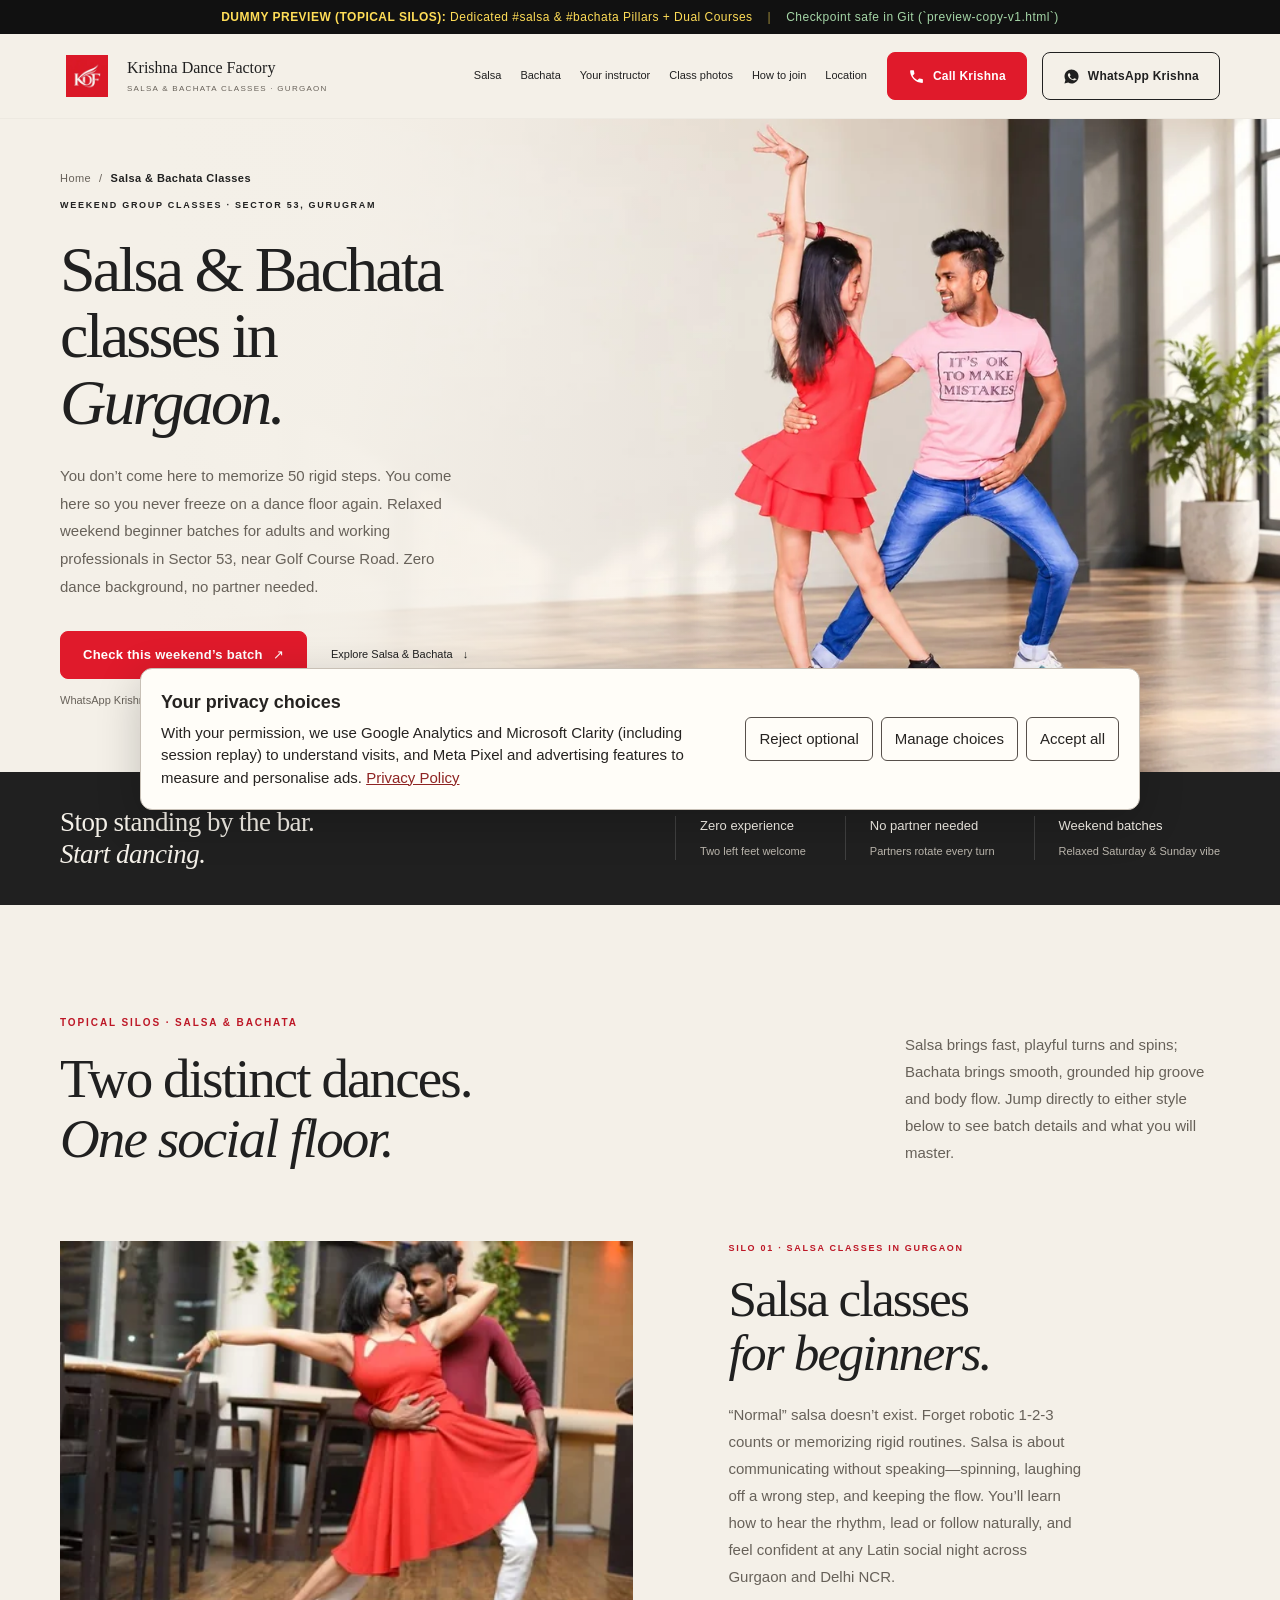
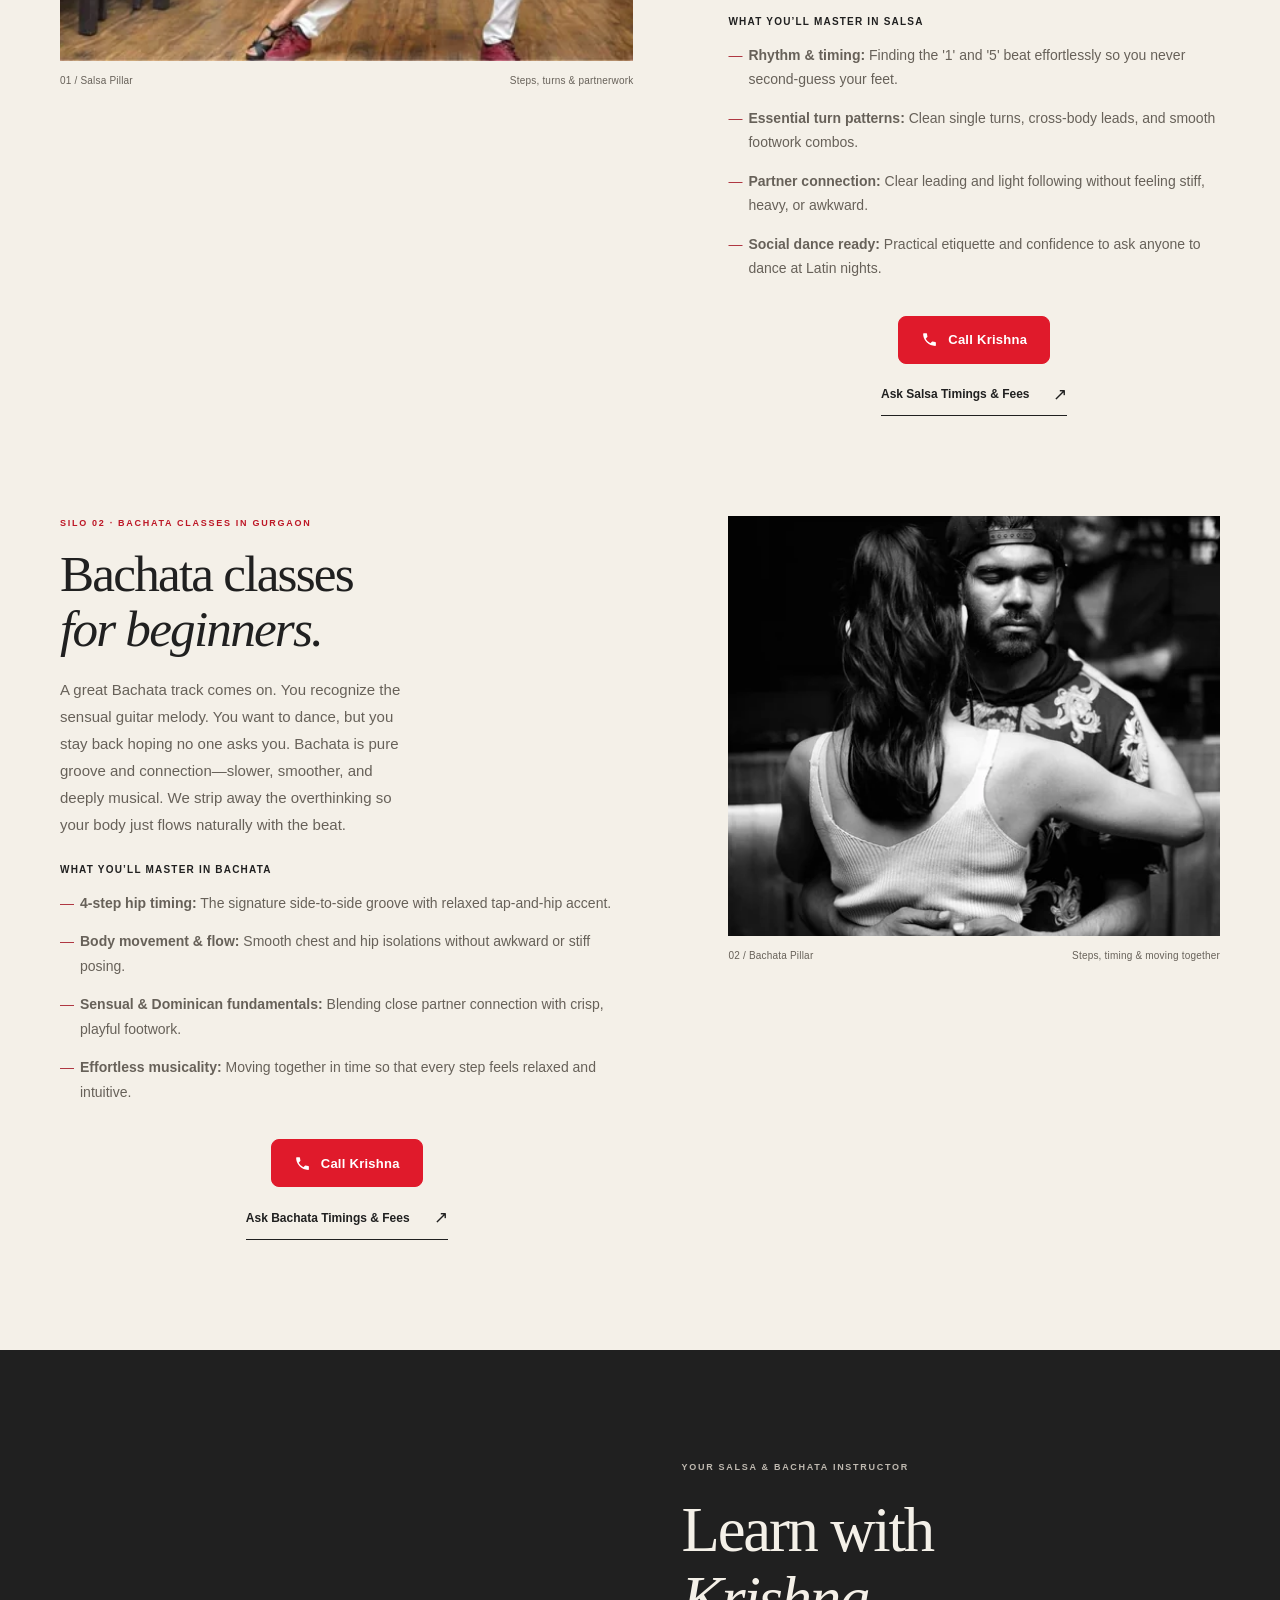
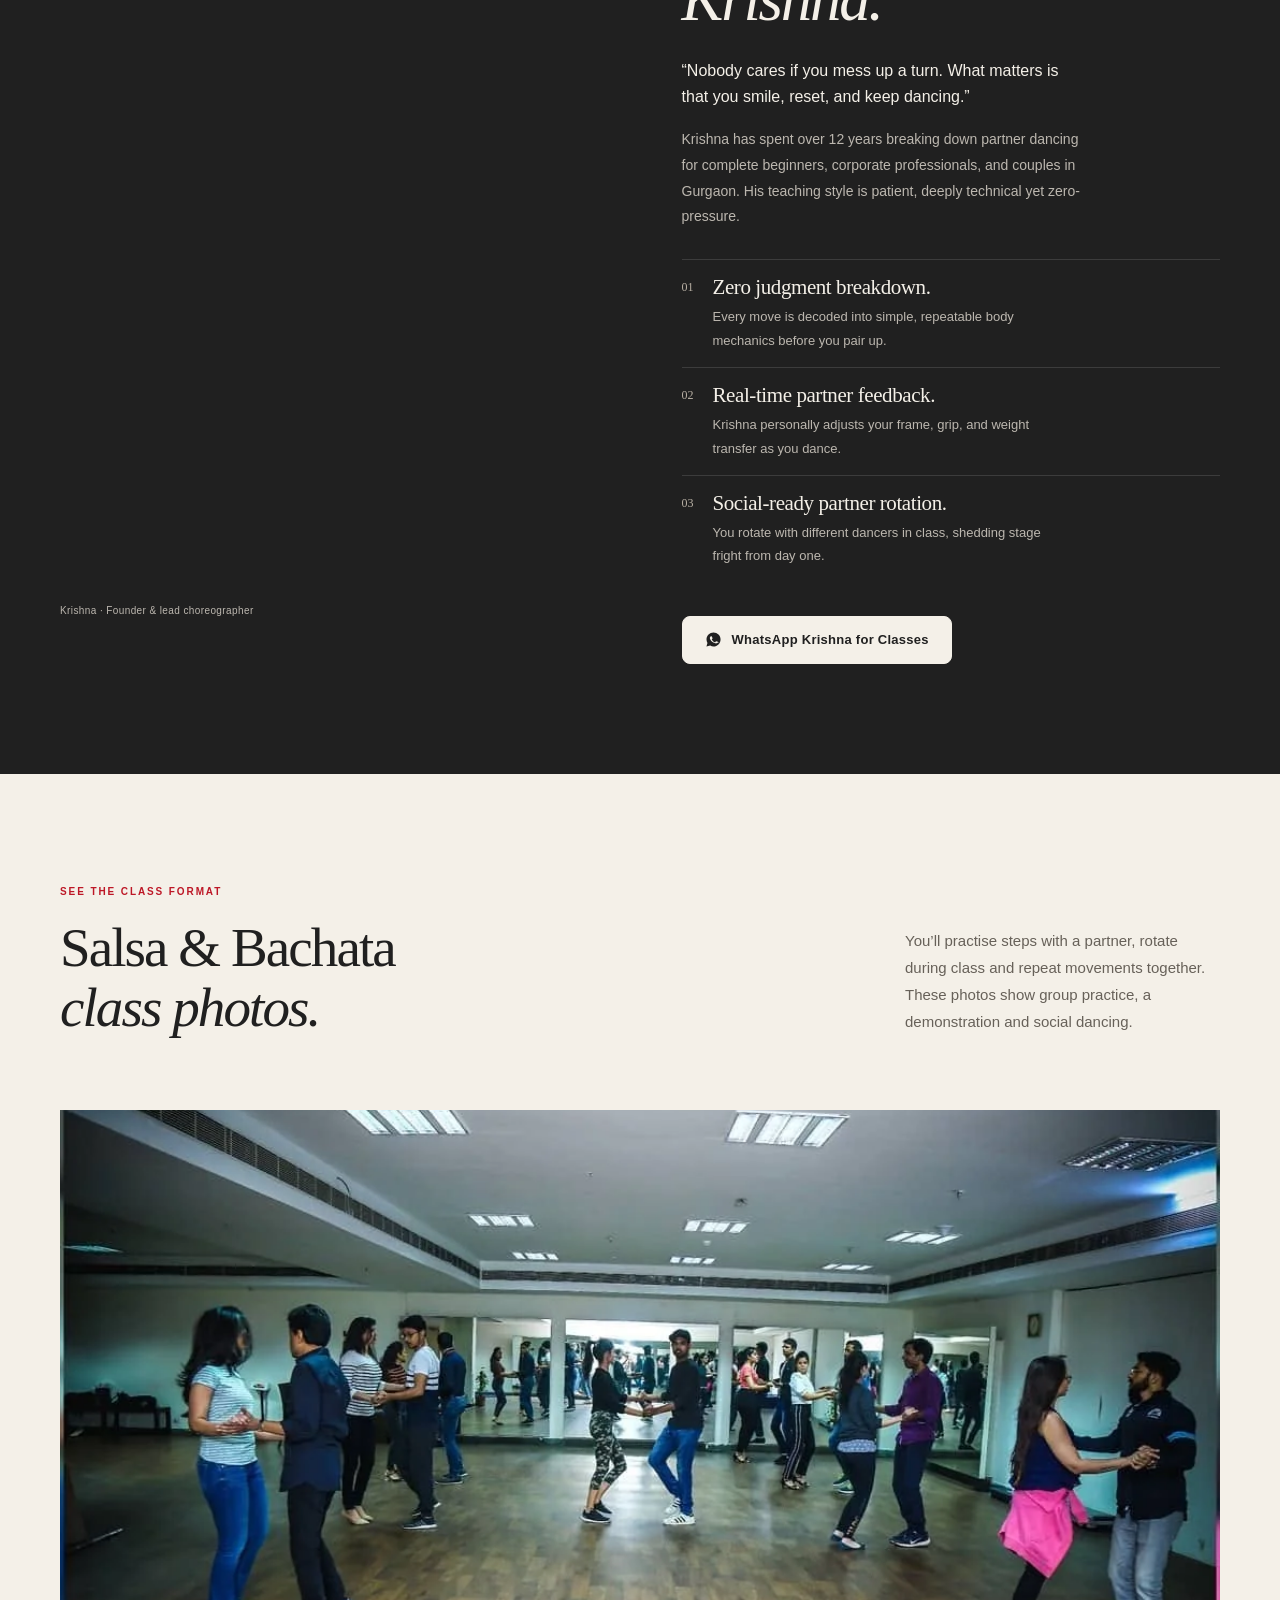
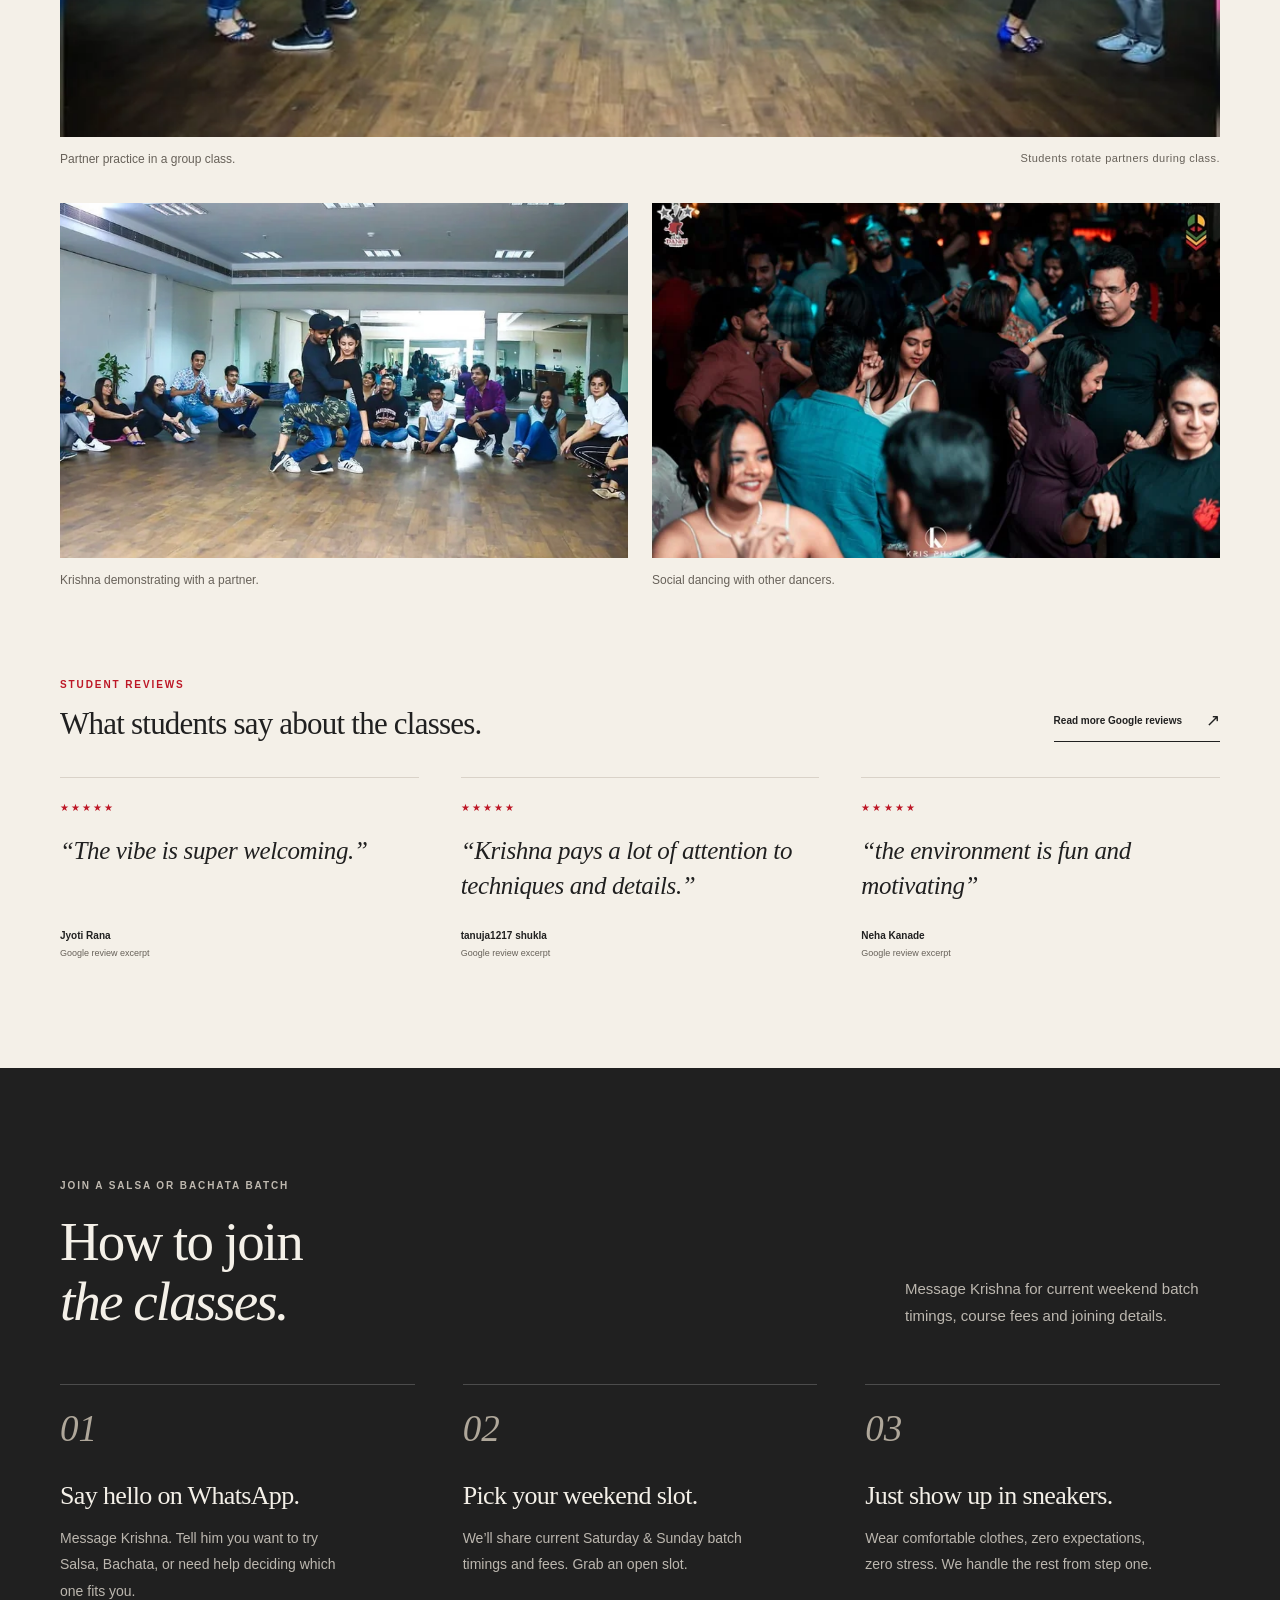
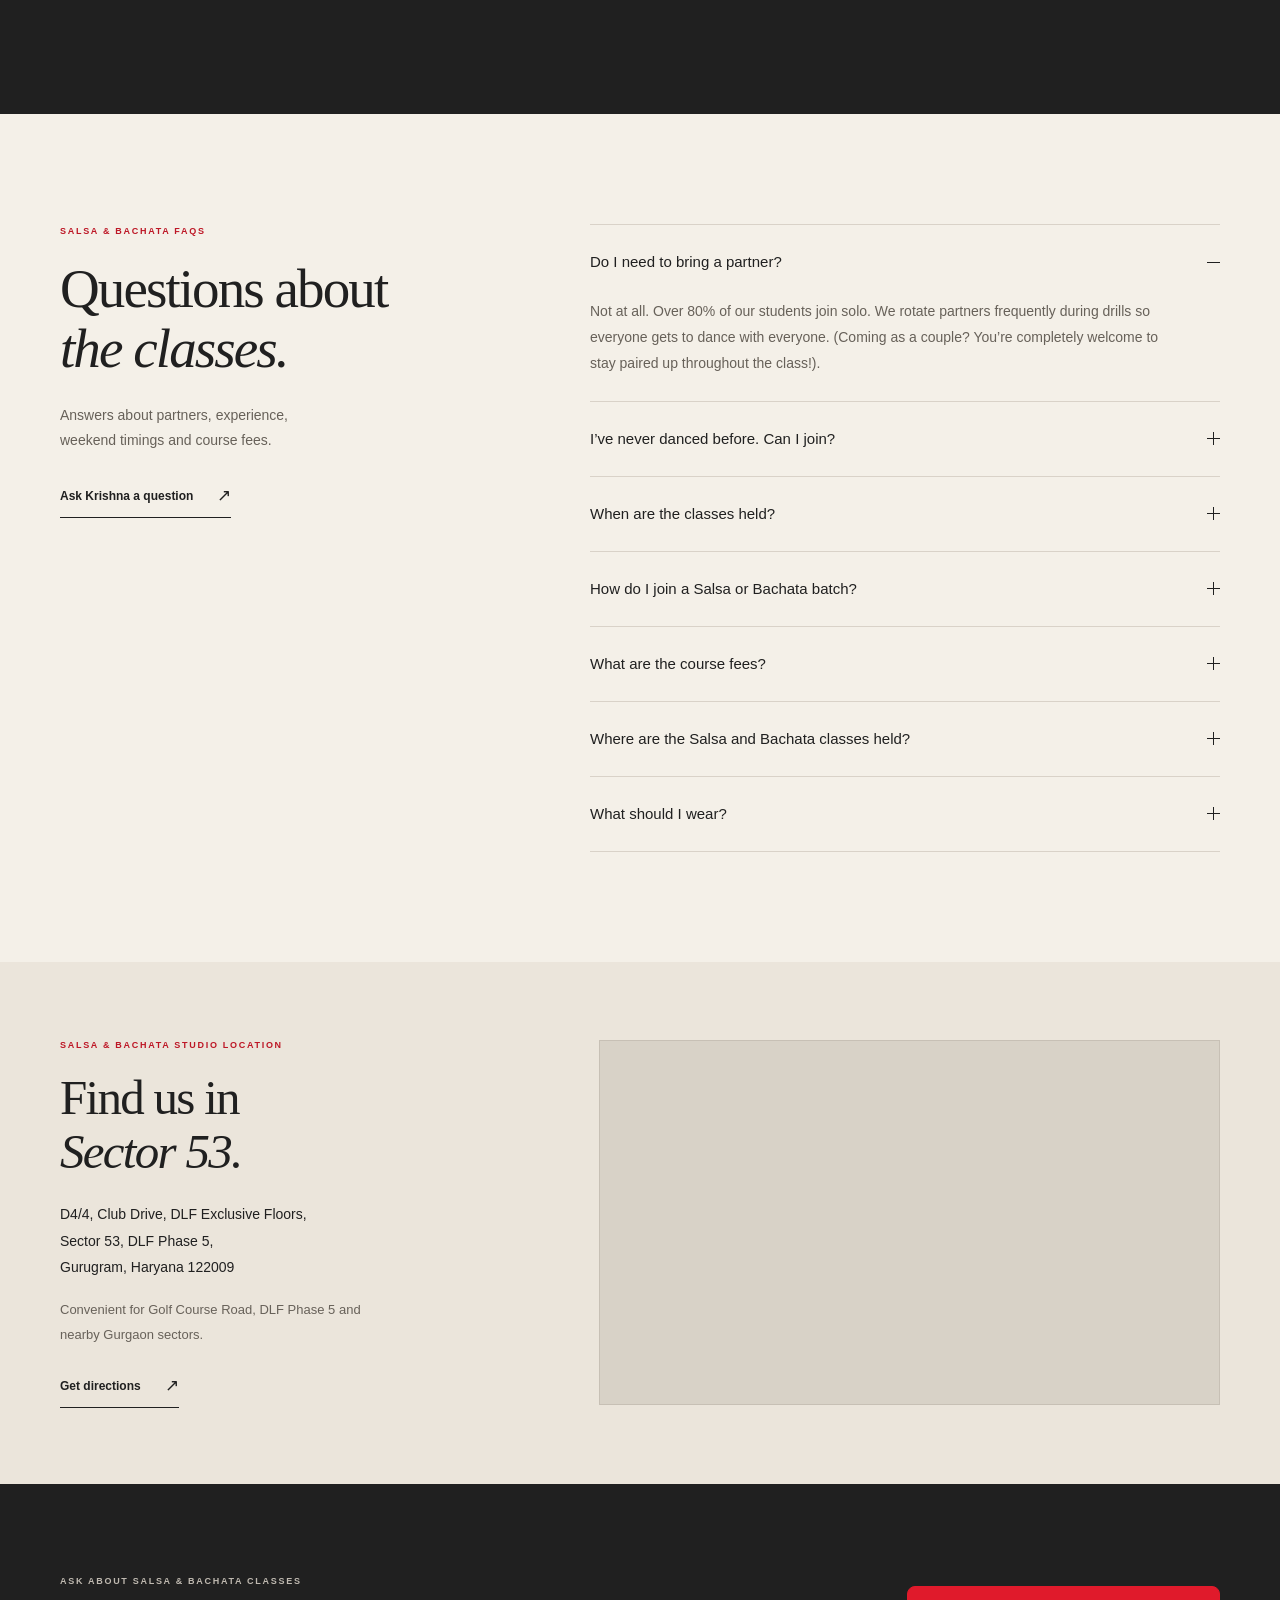
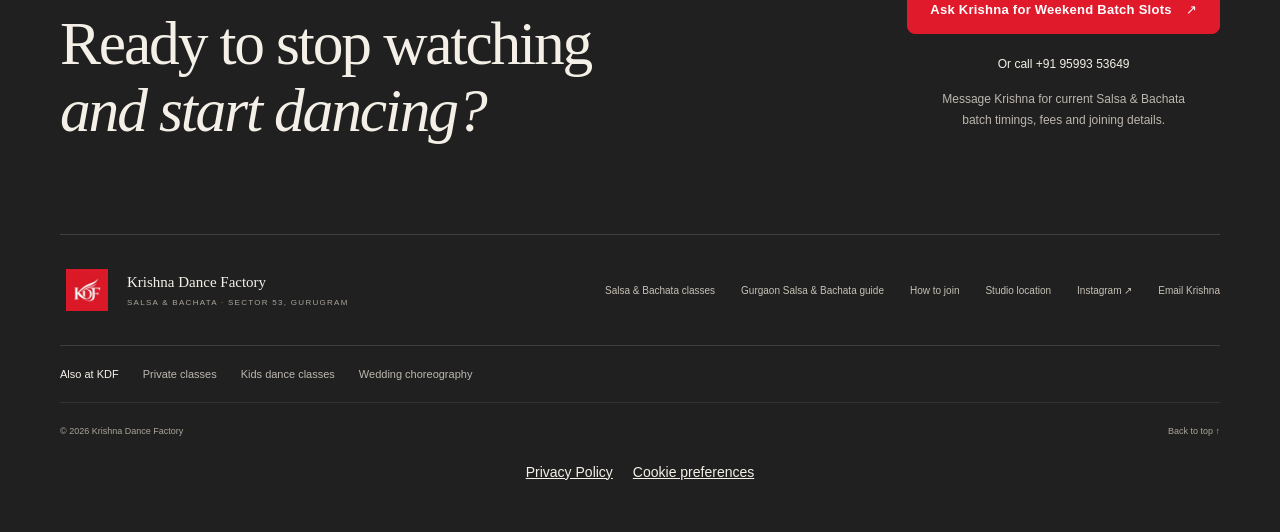
<file: salsa-bachata/preview.html>
<!doctype html>
<html lang="en">
<head>
  <meta charset="utf-8">
  <meta name="viewport" content="width=device-width, initial-scale=1">
  <meta name="robots" content="noindex, nofollow">
  <meta name="theme-color" content="#f4f0e8">
  <title>[PREVIEW] Salsa &amp; Bachata Classes in Gurgaon | KDF Sector 53</title>
  <meta name="description" content="Beginner-friendly Salsa &amp; Bachata classes in Gurgaon, Sector 53 near Golf Course Road. Weekend batches, no partner needed. Ask for timings and course fees.">
  <link rel="canonical" href="https://krishnadancefactory.in/salsa-bachata/">
  <meta property="og:type" content="website">
  <meta property="og:site_name" content="Krishna Dance Factory">
  <meta property="og:locale" content="en_IN">
  <meta property="og:title" content="Salsa &amp; Bachata Classes in Gurgaon | Weekend Batches — KDF Sector 53">
  <meta property="og:description" content="Beginner-friendly Salsa &amp; Bachata classes in Gurgaon, Sector 53 near Golf Course Road. Weekend batches, no partner needed. Ask for timings and course fees.">
  <meta property="og:url" content="https://krishnadancefactory.in/salsa-bachata/">
  <meta property="og:image" content="https://krishnadancefactory.in/salsa-bachata/assets/hero-first-dance.jpg">
  <meta property="og:image:width" content="1672">
  <meta property="og:image:height" content="941">
  <meta property="og:image:alt" content="Krishna and his dance partner demonstrating a Salsa pose">
  <meta name="twitter:card" content="summary_large_image">
  <meta name="twitter:title" content="Salsa &amp; Bachata Classes in Gurgaon | Weekend Batches — KDF Sector 53">
  <meta name="twitter:description" content="Beginner-friendly Salsa &amp; Bachata classes in Gurgaon, Sector 53 near Golf Course Road. Weekend batches, no partner needed. Ask for timings and course fees.">
  <meta name="twitter:image" content="https://krishnadancefactory.in/salsa-bachata/assets/hero-first-dance.jpg">
  <link rel="icon" href="assets/optimized/kdf-logo-192.webp" type="image/webp">
  <link rel="preload" href="assets/optimized/hero-first-dance-1672.webp" as="image" type="image/webp" imagesrcset="assets/optimized/hero-first-dance-640.webp 640w, assets/optimized/hero-first-dance-960.webp 960w, assets/optimized/hero-first-dance-1440.webp 1440w, assets/optimized/hero-first-dance-1672.webp 1672w" imagesizes="(max-width: 700px) 180vw, 100vw" fetchpriority="high">
  <link rel="stylesheet" href="styles.css">
  <!-- Shared production tracking; local and staging previews do not send data. -->
  <link rel="stylesheet" href="/privacy.css?v=20261106-2">
<script src="/tracking.js"></script>
  <script src="script.js" defer></script>
  <script type="application/ld+json">
{
  "@context": "https://schema.org",
  "@graph": [
    {
      "@type": "LocalBusiness",
      "@id": "https://krishnadancefactory.in/#danceschool",
      "name": "Krishna Dance Factory",
      "alternateName": [
        "KDF Dance Studio Gurgaon",
        "Krishna Dance Academy"
      ],
      "url": "https://krishnadancefactory.in/",
      "telephone": "+919599353649",
      "email": "krishnachoreographer@gmail.com",
      "image": "https://krishnadancefactory.in/salsa-bachata/assets/krishna-portrait.jpg",
      "address": {
        "@type": "PostalAddress",
        "streetAddress": "D4/4, Club Drive, DLF Exclusive Floors, Sector 53, DLF Phase 5",
        "addressLocality": "Gurugram",
        "addressRegion": "Haryana",
        "postalCode": "122009",
        "addressCountry": "IN"
      },
      "hasMap": "https://maps.google.com/maps?cid=18175839460244014133",
      "areaServed": [
        {
          "@type": "Place",
          "name": "Sector 53, Gurugram"
        },
        {
          "@type": "Place",
          "name": "DLF Phase 5"
        },
        {
          "@type": "Place",
          "name": "Golf Course Road"
        },
        {
          "@type": "City",
          "name": "Gurgaon"
        }
      ],
      "sameAs": [
        "https://www.instagram.com/krishnachoreographer",
        "https://maps.google.com/maps?cid=18175839460244014133"
      ],
      "logo": "https://krishnadancefactory.in/kdf_logo_red.webp",
      "priceRange": "₹₹",
      "geo": {
        "@type": "GeoCoordinates",
        "latitude": 28.4456,
        "longitude": 77.0978
      },
      "aggregateRating": {
        "@type": "AggregateRating",
        "ratingValue": "5.0",
        "bestRating": "5",
        "worstRating": "1",
        "ratingCount": "48"
      },
      "review": [
        {
          "@type": "Review",
          "author": {
            "@type": "Person",
            "name": "Jyoti Rana"
          },
          "reviewRating": {
            "@type": "Rating",
            "ratingValue": "5",
            "bestRating": "5"
          },
          "reviewBody": "The vibe is super welcoming."
        },
        {
          "@type": "Review",
          "author": {
            "@type": "Person",
            "name": "tanuja1217 shukla"
          },
          "reviewRating": {
            "@type": "Rating",
            "ratingValue": "5",
            "bestRating": "5"
          },
          "reviewBody": "Krishna pays a lot of attention to techniques and details."
        },
        {
          "@type": "Review",
          "author": {
            "@type": "Person",
            "name": "Neha Kanade"
          },
          "reviewRating": {
            "@type": "Rating",
            "ratingValue": "5",
            "bestRating": "5"
          },
          "reviewBody": "the environment is fun and motivating"
        }
      ]
    },
    {
      "@type": "WebPage",
      "@id": "https://krishnadancefactory.in/salsa-bachata/#webpage",
      "url": "https://krishnadancefactory.in/salsa-bachata/",
      "name": "Salsa & Bachata Classes in Gurgaon | Weekend Batches — KDF Sector 53",
      "description": "Beginner-friendly Salsa & Bachata classes in Gurgaon, Sector 53 near Golf Course Road. Weekend batches, no partner needed. Ask for timings and course fees.",
      "inLanguage": "en-IN",
      "mainEntity": {
        "@id": "https://krishnadancefactory.in/salsa-bachata/#dance-classes"
      },
      "about": {
        "@id": "https://krishnadancefactory.in/#danceschool"
      },
      "hasPart": [
        {
          "@id": "https://krishnadancefactory.in/salsa-bachata/#salsa"
        },
        {
          "@id": "https://krishnadancefactory.in/salsa-bachata/#bachata"
        },
        {
          "@id": "https://krishnadancefactory.in/salsa-bachata/#questions"
        }
      ],
      "breadcrumb": {
        "@id": "https://krishnadancefactory.in/salsa-bachata/#breadcrumb"
      }
    },
    {
      "@type": "Service",
      "@id": "https://krishnadancefactory.in/salsa-bachata/#dance-classes",
      "serviceType": "Salsa & Bachata Dance Classes",
      "name": "Salsa & Bachata Dance Classes in Gurgaon, Sector 53, DLF Phase 5",
      "url": "https://krishnadancefactory.in/salsa-bachata/",
      "description": "Beginner-friendly weekend group classes in Salsa and Bachata in Sector 53, DLF Phase 5, near Golf Course Road in Gurgaon. Learn steps, timing, footwork, turns, body movement and partner work. No partner needed.",
      "provider": {
        "@id": "https://krishnadancefactory.in/#danceschool"
      },
      "areaServed": [
        {
          "@type": "Place",
          "name": "Sector 53, Gurugram"
        },
        {
          "@type": "Place",
          "name": "DLF Phase 5"
        },
        {
          "@type": "Place",
          "name": "Golf Course Road"
        },
        {
          "@type": "City",
          "name": "Gurgaon"
        }
      ],
      "availableChannel": {
        "@type": "ServiceChannel",
        "serviceLocation": {
          "@id": "https://krishnadancefactory.in/#danceschool"
        },
        "servicePhone": {
          "@type": "ContactPoint",
          "telephone": "+919599353649",
          "contactType": "class enquiries"
        }
      }
    },
    {
      "@type": "FAQPage",
      "@id": "https://krishnadancefactory.in/salsa-bachata/#questions",
      "url": "https://krishnadancefactory.in/salsa-bachata/#questions",
      "mainEntity": [
        {
          "@type": "Question",
          "name": "Do I need to bring a partner?",
          "acceptedAnswer": {
            "@type": "Answer",
            "text": "No. Come solo. Partners rotate during class, so you can practise with different dancers."
          }
        },
        {
          "@type": "Question",
          "name": "I’ve never danced before. Can I join?",
          "acceptedAnswer": {
            "@type": "Answer",
            "text": "Yes. Beginner batches start with timing, basic steps and fundamentals. You don’t need any previous dance experience."
          }
        },
        {
          "@type": "Question",
          "name": "When are the classes held?",
          "acceptedAnswer": {
            "@type": "Answer",
            "text": "Classes run in weekend batches on Saturday and Sunday. Contact Krishna for the latest time slots and available batches."
          }
        },
        {
          "@type": "Question",
          "name": "How do I join a Salsa or Bachata batch?",
          "acceptedAnswer": {
            "@type": "Answer",
            "text": "WhatsApp or call Krishna for the current batch timings, course fees and joining details. He can help you choose a batch for your starting level."
          }
        },
        {
          "@type": "Question",
          "name": "What are the course fees?",
          "acceptedAnswer": {
            "@type": "Answer",
            "text": "Fees depend on the batch and programme. Message Krishna for the current fee structure and available timings before booking."
          }
        },
        {
          "@type": "Question",
          "name": "Where are the Salsa and Bachata classes held?",
          "acceptedAnswer": {
            "@type": "Answer",
            "text": "Krishna Dance Factory is at D4/4, Club Drive, DLF Exclusive Floors, Sector 53, DLF Phase 5, Gurugram, Haryana 122009, near Golf Course Road."
          }
        },
        {
          "@type": "Question",
          "name": "What should I wear?",
          "acceptedAnswer": {
            "@type": "Answer",
            "text": "Wear comfortable clothes that let you move freely and clean, comfortable footwear suitable for a dance floor."
          }
        }
      ]
    },
    {
      "@type": "BreadcrumbList",
      "@id": "https://krishnadancefactory.in/salsa-bachata/#breadcrumb",
      "itemListElement": [
        {
          "@type": "ListItem",
          "position": 1,
          "name": "Home",
          "item": "https://krishnadancefactory.in/"
        },
        {
          "@type": "ListItem",
          "position": 2,
          "name": "Salsa & Bachata Classes",
          "item": "https://krishnadancefactory.in/salsa-bachata/"
        }
      ]
    },
    {
      "@type": "Course",
      "@id": "https://krishnadancefactory.in/salsa-bachata/#salsa",
      "name": "Beginner Salsa Dance Course in Gurgaon",
      "url": "https://krishnadancefactory.in/salsa-bachata/#salsa",
      "description": "Structured beginner Salsa course covering timing, footwork, cross-body leads, single turns, and social partner dancing in Sector 53, Gurgaon.",
      "provider": {
        "@id": "https://krishnadancefactory.in/#danceschool"
      },
      "hasCourseInstance": {
        "@type": "CourseInstance",
        "@id": "https://krishnadancefactory.in/salsa-bachata/#salsa-instance",
        "courseMode": "OnSite",
        "courseSchedule": {
          "@type": "Schedule",
          "repeatFrequency": "P1W",
          "byDay": [
            "https://schema.org/Saturday",
            "https://schema.org/Sunday"
          ]
        },
        "location": {
          "@id": "https://krishnadancefactory.in/#danceschool"
        }
      }
    },
    {
      "@type": "Course",
      "@id": "https://krishnadancefactory.in/salsa-bachata/#bachata",
      "name": "Beginner Bachata Dance Course in Gurgaon",
      "url": "https://krishnadancefactory.in/salsa-bachata/#bachata",
      "description": "Sensual & Dominican Bachata classes for beginners in Gurgaon Sector 53. Learn 4-count hip groove, body flow, partner connection, and musicality.",
      "provider": {
        "@id": "https://krishnadancefactory.in/#danceschool"
      },
      "hasCourseInstance": {
        "@type": "CourseInstance",
        "@id": "https://krishnadancefactory.in/salsa-bachata/#bachata-instance",
        "courseMode": "OnSite",
        "courseSchedule": {
          "@type": "Schedule",
          "repeatFrequency": "P1W",
          "byDay": [
            "https://schema.org/Saturday",
            "https://schema.org/Sunday"
          ]
        },
        "location": {
          "@id": "https://krishnadancefactory.in/#danceschool"
        }
      }
    }
  ]
}
  </script>
</head>
<body>

  <div style="background:#111;color:#ffdd57;padding:10px 20px;text-align:center;font-size:12px;font-family:sans-serif;letter-spacing:0.04em;display:flex;justify-content:center;align-items:center;gap:15px;position:relative;z-index:9999;">
    <span><strong>DUMMY PREVIEW (TOPICAL SILOS):</strong> Dedicated #salsa &amp; #bachata Pillars + Dual Courses</span>
    <span style="opacity:0.6;">|</span>
    <span style="color:#a5d6a7;">Checkpoint safe in Git (`preview-copy-v1.html`)</span>
  </div>

  <a class="skip-link" href="#main">Skip to content</a>
<header class="site-header">
    <div class="container nav-wrap">
      <a class="brand" href="https://krishnadancefactory.in/" aria-label="Krishna Dance Factory homepage"><img src="assets/optimized/kdf-logo-192.webp" alt="" width="192" height="192"><span>Krishna Dance Factory<small>SALSA &amp; BACHATA CLASSES · GURGAON</small></span></a>
      <nav id="main-navigation" class="main-nav" aria-label="Salsa and Bachata page sections"><a href="#salsa">Salsa</a><a href="#bachata">Bachata</a><a href="#krishna">Your instructor</a><a href="#community">Class photos</a><a href="#joining">How to join</a><a href="#location">Location</a></nav>
      <div class="nav-actions"><a class="button button-call button-call-header" href="tel:+919599353649"><svg class="btn-icon" viewBox="0 0 24 24" width="16" height="16" fill="currentColor" aria-hidden="true"><path d="M6.62 10.79a15.05 15.05 0 006.59 6.59l2.2-2.2a1 1 0 011.02-.24c1.12.37 2.33.57 3.57.57a1 1 0 011 1V20a1 1 0 01-1 1A17 17 0 013 4a1 1 0 011-1h3.5a1 1 0 011 1c0 1.25.2 2.45.57 3.57a1 1 0 01-.25 1.02l-2.2 2.2z"/></svg><span>Call Krishna</span></a><a class="button button-outline button-wa-header" href="https://wa.me/919599353649?text=Hi%20Krishna!%20I'm%20interested%20in%20Salsa%20and%20Bachata%20classes%20in%20Gurgaon.%20Please%20share%20the%20current%20batch%20timings%2C%20course%20fees%20and%20how%20to%20join." target="_blank" rel="noopener noreferrer"><svg class="btn-icon" viewBox="0 0 24 24" width="16" height="16" fill="currentColor" aria-hidden="true"><path d="M12.04 2C6.58 2 2.13 6.45 2.13 11.91c0 1.75.46 3.45 1.32 4.95L2.05 22l5.25-1.38c1.45.79 3.08 1.21 4.74 1.21 5.46 0 9.91-4.45 9.91-9.91 0-2.65-1.03-5.14-2.9-7.01A9.82 9.82 0 0012.04 2zm5.8 14.16c-.24.68-1.4 1.28-1.94 1.34-.51.06-1.18.08-3.41-.83-2.68-1.1-4.39-3.83-4.52-4.01-.13-.18-1.08-1.44-1.08-2.75 0-1.31.69-1.96.93-2.22.24-.26.54-.33.72-.33.18 0 .36 0 .52.01.17.01.4.06.61.56.24.57.82 2 .89 2.15.07.15.12.33.02.53-.1.2-.15.32-.3.5-.15.18-.32.4-.46.54-.15.15-.31.31-.13.62.18.31.8 1.31 1.71 2.12 1.17 1.04 2.16 1.36 2.47 1.51.31.15.49.13.67-.08.18-.21.78-.91.99-1.22.21-.31.42-.26.7-.15.28.11 1.77.83 2.07.98.3.15.5.23.57.35.07.12.07.72-.17 1.4z"/></svg><span>WhatsApp Krishna</span></a><button class="menu-toggle" aria-label="Open navigation" aria-controls="main-navigation" aria-expanded="false"><span></span><span></span></button></div>
    </div>
  </header>
  <main id="main">
    <section class="hero" id="top" aria-labelledby="hero-title">
      <img class="hero-image" src="assets/optimized/hero-first-dance-1672.webp" srcset="assets/optimized/hero-first-dance-640.webp 640w, assets/optimized/hero-first-dance-960.webp 960w, assets/optimized/hero-first-dance-1440.webp 1440w, assets/optimized/hero-first-dance-1672.webp 1672w" sizes="(max-width: 700px) 180vw, 100vw" alt="Krishna and his dance partner in their original Salsa pose, against an ivory studio background" width="1672" height="941" fetchpriority="high" decoding="async">
      <div class="hero-blend" aria-hidden="true"></div>
      <div class="container hero-container"><div class="hero-copy"><nav class="breadcrumb-nav" aria-label="Breadcrumb"><ol class="breadcrumb-list"><li><a href="https://krishnadancefactory.in/">Home</a></li><li aria-hidden="true">/</li><li aria-current="page">Salsa &amp; Bachata Classes</li></ol></nav><p class="eyebrow">Weekend group classes · Sector 53, Gurugram</p><h1 id="hero-title">Salsa &amp; Bachata<br>classes in<br><em>Gurgaon.</em></h1><p class="hero-intro">You don’t come here to memorize 50 rigid steps. You come here so you never freeze on a dance floor again. Relaxed weekend beginner batches for adults and working professionals in Sector 53, near Golf Course Road. Zero dance background, no partner needed.</p><div class="hero-actions"><a class="button" href="https://wa.me/919599353649?text=Hi%20Krishna!%20I'm%20interested%20in%20Salsa%20and%20Bachata%20classes%20in%20Gurgaon.%20Please%20share%20the%20current%20batch%20timings%2C%20course%20fees%20and%20how%20to%20join." target="_blank" rel="noopener noreferrer">Check this weekend’s batch <span aria-hidden="true">↗</span></a><a class="quiet-link" href="#salsa">Explore Salsa &amp; Bachata <span aria-hidden="true">↓</span></a></div><p class="microcopy">WhatsApp Krishna for Saturday & Sunday slots and fee details.</p></div></div>
    </section>

    <section class="welcome-strip dark-section" aria-label="What to expect"><div class="container welcome-inner"><p>Stop standing by the bar.<br><em>Start dancing.</em></p><div class="welcome-points"><span><b>Zero experience</b>Two left feet welcome</span><span><b>No partner needed</b>Partners rotate every turn</span><span><b>Weekend batches</b>Relaxed Saturday &amp; Sunday vibe</span></div></div></section>

    <section class="styles-section section-space" id="classes" aria-labelledby="styles-title">
      <div class="container">
        <div class="section-heading split-heading"><div><p class="eyebrow red-eyebrow">Topical Silos · Salsa &amp; Bachata</p><h2 id="styles-title">Two distinct dances.<br><em>One social floor.</em></h2></div><p>Salsa brings fast, playful turns and spins; Bachata brings smooth, grounded hip groove and body flow. Jump directly to either style below to see batch details and what you will master.</p></div>

        <article class="dance-row" id="salsa" aria-labelledby="salsa-title">
          <figure class="dance-photo salsa-photo">
            <img src="assets/optimized/salsa-800.webp" srcset="assets/optimized/salsa-480.webp 480w, assets/optimized/salsa-800.webp 800w, assets/optimized/salsa-1136.webp 1136w" sizes="(max-width: 370px) calc(100vw - 32px), (max-width: 700px) calc(100vw - 40px), (max-width: 1224px) 50vw, 574px" alt="Krishna and his partner dancing Salsa in Gurgaon studio" width="1136" height="758" loading="lazy" decoding="async">
            <figcaption><span>01 / Salsa Pillar</span><span>Steps, turns &amp; partnerwork</span></figcaption>
          </figure>
          <div class="dance-copy">
            <p class="eyebrow red-eyebrow">Silo 01 · Salsa Classes in Gurgaon</p>
            <h2 id="salsa-title" style="font-size:clamp(38px,4vw,52px);line-height:1.06;margin-bottom:20px;">Salsa classes <br><em>for beginners.</em></h2>
            <p>“Normal” salsa doesn’t exist. Forget robotic 1-2-3 counts or memorizing rigid routines. Salsa is about communicating without speaking—spinning, laughing off a wrong step, and keeping the flow. You’ll learn how to hear the rhythm, lead or follow naturally, and feel confident at any Latin social night across Gurgaon and Delhi NCR.</p>
            <p class="learn-label">What you’ll master in Salsa</p>
            <ul class="learning-list">
              <li><strong>Rhythm &amp; timing:</strong> Finding the '1' and '5' beat effortlessly so you never second-guess your feet.</li>
              <li><strong>Essential turn patterns:</strong> Clean single turns, cross-body leads, and smooth footwork combos.</li>
              <li><strong>Partner connection:</strong> Clear leading and light following without feeling stiff, heavy, or awkward.</li>
              <li><strong>Social dance ready:</strong> Practical etiquette and confidence to ask anyone to dance at Latin nights.</li>
            </ul>
            <div class="card-action-wrap" style="display:flex;align-items:center;gap:18px;flex-wrap:wrap;">
              <a class="button button-call" href="tel:+919599353649"><svg class="btn-icon" viewBox="0 0 24 24" width="18" height="18" fill="currentColor" aria-hidden="true"><path d="M6.62 10.79a15.05 15.05 0 006.59 6.59l2.2-2.2a1 1 0 011.02-.24c1.12.37 2.33.57 3.57.57a1 1 0 011 1V20a1 1 0 01-1 1A17 17 0 013 4a1 1 0 011-1h3.5a1 1 0 011 1c0 1.25.2 2.45.57 3.57a1 1 0 01-.25 1.02l-2.2 2.2z"/></svg><span>Call Krishna</span></a>
              <a class="text-link" href="https://wa.me/919599353649?text=Hi%20Krishna!%20I'm%20interested%20in%20Beginner%20Salsa%20classes%20in%20Gurgaon.%20Please%20share%20timings%20and%20fees." target="_blank" rel="noopener noreferrer">Ask Salsa Timings &amp; Fees <span aria-hidden="true">↗</span></a>
            </div>
          </div>
        </article>

        <article class="dance-row dance-row-reversed" id="bachata" aria-labelledby="bachata-title">
          <figure class="dance-photo bachata-photo">
            <img src="assets/optimized/bachata-800.webp" srcset="assets/optimized/bachata-480.webp 480w, assets/optimized/bachata-800.webp 800w, assets/optimized/bachata-1066.webp 1066w" sizes="(max-width: 370px) calc(100vw - 32px), (max-width: 700px) calc(100vw - 40px), (max-width: 1224px) 50vw, 492px" alt="Krishna and partner dancing Bachata in Sector 53 Gurgaon" width="1066" height="1600" loading="lazy" decoding="async">
            <figcaption><span>02 / Bachata Pillar</span><span>Steps, timing &amp; moving together</span></figcaption>
          </figure>
          <div class="dance-copy">
            <p class="eyebrow red-eyebrow">Silo 02 · Bachata Classes in Gurgaon</p>
            <h2 id="bachata-title" style="font-size:clamp(38px,4vw,52px);line-height:1.06;margin-bottom:20px;">Bachata classes <br><em>for beginners.</em></h2>
            <p>A great Bachata track comes on. You recognize the sensual guitar melody. You want to dance, but you stay back hoping no one asks you. Bachata is pure groove and connection—slower, smoother, and deeply musical. We strip away the overthinking so your body just flows naturally with the beat.</p>
            <p class="learn-label">What you’ll master in Bachata</p>
            <ul class="learning-list">
              <li><strong>4-step hip timing:</strong> The signature side-to-side groove with relaxed tap-and-hip accent.</li>
              <li><strong>Body movement &amp; flow:</strong> Smooth chest and hip isolations without awkward or stiff posing.</li>
              <li><strong>Sensual &amp; Dominican fundamentals:</strong> Blending close partner connection with crisp, playful footwork.</li>
              <li><strong>Effortless musicality:</strong> Moving together in time so that every step feels relaxed and intuitive.</li>
            </ul>
            <div class="card-action-wrap" style="display:flex;align-items:center;gap:18px;flex-wrap:wrap;">
              <a class="button button-call" href="tel:+919599353649"><svg class="btn-icon" viewBox="0 0 24 24" width="18" height="18" fill="currentColor" aria-hidden="true"><path d="M6.62 10.79a15.05 15.05 0 006.59 6.59l2.2-2.2a1 1 0 011.02-.24c1.12.37 2.33.57 3.57.57a1 1 0 011 1V20a1 1 0 01-1 1A17 17 0 013 4a1 1 0 011-1h3.5a1 1 0 011 1c0 1.25.2 2.45.57 3.57a1 1 0 01-.25 1.02l-2.2 2.2z"/></svg><span>Call Krishna</span></a>
              <a class="text-link" href="https://wa.me/919599353649?text=Hi%20Krishna!%20I'm%20interested%20in%20Beginner%20Bachata%20classes%20in%20Gurgaon.%20Please%20share%20timings%20and%20fees." target="_blank" rel="noopener noreferrer">Ask Bachata Timings &amp; Fees <span aria-hidden="true">↗</span></a>
            </div>
          </div>
        </article>
      </div>
    </section>

    <section class="teacher-section dark-section section-space" id="krishna" aria-labelledby="teacher-title"><div class="container teacher-layout"><figure class="teacher-photo"><img src="assets/optimized/krishna-portrait-800.webp" srcset="assets/optimized/krishna-portrait-480.webp 480w, assets/optimized/krishna-portrait-800.webp 800w, assets/optimized/krishna-portrait-1200.webp 1200w" sizes="(max-width: 370px) calc(100vw - 32px), (max-width: 460px) calc(100vw - 40px), (max-width: 700px) 420px, (max-width: 1224px) 50vw, 512px" alt="Original solo portrait of Krishna in a denim shirt, holding a dance pose" width="1200" height="1800" loading="lazy" decoding="async"><figcaption>Krishna · Founder &amp; lead choreographer</figcaption></figure><div class="teacher-copy"><p class="eyebrow">Your Salsa &amp; Bachata instructor</p><h2 id="teacher-title">Learn with<br><em>Krishna.</em></h2><p class="teacher-intro">“Nobody cares if you mess up a turn. What matters is that you smile, reset, and keep dancing.”</p><p>Krishna has spent over 12 years breaking down partner dancing for complete beginners, corporate professionals, and couples in Gurgaon. His teaching style is patient, deeply technical yet zero-pressure.</p><div class="teaching-approach"><div><span>01</span><div><h3>Zero judgment breakdown.</h3><p>Every move is decoded into simple, repeatable body mechanics before you pair up.</p></div></div><div><span>02</span><div><h3>Real-time partner feedback.</h3><p>Krishna personally adjusts your frame, grip, and weight transfer as you dance.</p></div></div><div><span>03</span><div><h3>Social-ready partner rotation.</h3><p>You rotate with different dancers in class, shedding stage fright from day one.</p></div></div></div><a class="button button-cream" href="https://wa.me/919599353649?text=Hi%20Krishna!%20I%20have%20a%20question%20about%20your%20Salsa%20and%20Bachata%20classes%20in%20Gurgaon.%20Please%20help%20me%20choose%20a%20suitable%20batch." target="_blank" rel="noopener noreferrer"><svg class="btn-icon" viewBox="0 0 24 24" width="18" height="18" fill="currentColor" aria-hidden="true"><path d="M12.04 2C6.58 2 2.13 6.45 2.13 11.91c0 1.75.46 3.45 1.32 4.95L2.05 22l5.25-1.38c1.45.79 3.08 1.21 4.74 1.21 5.46 0 9.91-4.45 9.91-9.91 0-2.65-1.03-5.14-2.9-7.01A9.82 9.82 0 0012.04 2zm5.8 14.16c-.24.68-1.4 1.28-1.94 1.34-.51.06-1.18.08-3.41-.83-2.68-1.1-4.39-3.83-4.52-4.01-.13-.18-1.08-1.44-1.08-2.75 0-1.31.69-1.96.93-2.22.24-.26.54-.33.72-.33.18 0 .36 0 .52.01.17.01.4.06.61.56.24.57.82 2 .89 2.15.07.15.12.33.02.53-.1.2-.15.32-.3.5-.15.18-.32.4-.46.54-.15.15-.31.31-.13.62.18.31.8 1.31 1.71 2.12 1.17 1.04 2.16 1.36 2.47 1.51.31.15.49.13.67-.08.18-.21.78-.91.99-1.22.21-.31.42-.26.7-.15.28.11 1.77.83 2.07.98.3.15.5.23.57.35.07.12.07.72-.17 1.4z"/></svg><span>WhatsApp Krishna for Classes</span></a></div></div></section>

    <section class="community-section section-space" id="community" aria-labelledby="community-title"><div class="container"><div class="section-heading split-heading"><div><p class="eyebrow red-eyebrow">See the class format</p><h2 id="community-title">Salsa &amp; Bachata<br><em>class photos.</em></h2></div><p>You’ll practise steps with a partner, rotate during class and repeat movements together. These photos show group practice, a demonstration and social dancing.</p></div><div class="community-gallery"><figure class="community-main"><img src="assets/optimized/community-practice-800.webp" srcset="assets/optimized/community-practice-480.webp 480w, assets/optimized/community-practice-800.webp 800w, assets/optimized/community-practice-1080.webp 1080w" sizes="(max-width: 370px) calc(100vw - 32px), (max-width: 700px) calc(100vw - 40px), (max-width: 1224px) calc(100vw - 64px), 1160px" alt="Students practising in pairs during a partner dance class" width="1080" height="1080" loading="lazy" decoding="async"><figcaption><span>Partner practice in a group class.</span><span>Students rotate partners during class.</span></figcaption></figure><figure><img src="assets/optimized/community-demonstration-800.webp" srcset="assets/optimized/community-demonstration-480.webp 480w, assets/optimized/community-demonstration-800.webp 800w, assets/optimized/community-demonstration-1080.webp 1080w" sizes="(max-width: 370px) calc(100vw - 32px), (max-width: 700px) calc(100vw - 40px), (max-width: 1224px) 50vw, 568px" alt="Krishna demonstrating partner dance movement while students watch" width="1080" height="1080" loading="lazy" decoding="async"><figcaption>Krishna demonstrating with a partner.</figcaption></figure><figure><img src="assets/optimized/community-social-960.webp" srcset="assets/optimized/community-social-640.webp 640w, assets/optimized/community-social-960.webp 960w, assets/optimized/community-social-1440.webp 1440w, assets/optimized/community-social-1800.webp 1800w" sizes="(max-width: 370px) calc(100vw - 32px), (max-width: 700px) calc(100vw - 40px), (max-width: 1224px) 50vw, 568px" alt="Actual dancers sharing a busy social dance floor" width="1800" height="1200" loading="lazy" decoding="async"><figcaption>Social dancing with other dancers.</figcaption></figure></div>
      <div class="reviews-heading"><div><p class="eyebrow red-eyebrow">Student reviews</p><h3>What students say about the classes.</h3></div><a class="text-link" href="https://share.google/UefStw4itrTwEu1Ay" target="_blank" rel="noopener noreferrer">Read more Google reviews <span aria-hidden="true">↗</span></a></div><div class="reviews"><figure class="review"><div class="review-stars" aria-label="5 out of 5 stars">★★★★★</div><blockquote>“The vibe is super welcoming.”</blockquote><figcaption><b>Jyoti Rana</b><span>Google review excerpt</span></figcaption></figure><figure class="review"><div class="review-stars" aria-label="5 out of 5 stars">★★★★★</div><blockquote>“Krishna pays a lot of attention to techniques and details.”</blockquote><figcaption><b>tanuja1217 shukla</b><span>Google review excerpt</span></figcaption></figure><figure class="review"><div class="review-stars" aria-label="5 out of 5 stars">★★★★★</div><blockquote>“the environment is fun and motivating”</blockquote><figcaption><b>Neha Kanade</b><span>Google review excerpt</span></figcaption></figure></div>
    </div></section>

    <section class="joining-section dark-section section-space" id="joining" aria-labelledby="joining-title"><div class="container"><div class="section-heading split-heading"><div><p class="eyebrow">Join a Salsa or Bachata batch</p><h2 id="joining-title">How to join<br><em>the classes.</em></h2></div><p>Message Krishna for current weekend batch timings, course fees and joining details.</p></div><ol class="joining-steps"><li><span class="step-number">01</span><h3>Say hello on WhatsApp.</h3><p>Message Krishna. Tell him you want to try Salsa, Bachata, or need help deciding which one fits you.</p></li><li><span class="step-number">02</span><h3>Pick your weekend slot.</h3><p>We’ll share current Saturday &amp; Sunday batch timings and fees. Grab an open slot.</p></li><li><span class="step-number">03</span><h3>Just show up in sneakers.</h3><p>Wear comfortable clothes, zero expectations, zero stress. We handle the rest from step one.</p></li></ol></div></section>

    <section class="faq-section section-space" id="questions" aria-labelledby="faq-title"><div class="container faq-layout"><div class="faq-intro"><p class="eyebrow red-eyebrow">Salsa &amp; Bachata FAQs</p><h2 id="faq-title">Questions about<br><em>the classes.</em></h2><p>Answers about partners, experience, weekend timings and course fees.</p><a class="text-link" href="https://wa.me/919599353649?text=Hi%20Krishna!%20I%20have%20a%20question%20about%20your%20Salsa%20and%20Bachata%20classes%20in%20Gurgaon.%20Please%20help%20me%20choose%20a%20suitable%20batch." target="_blank" rel="noopener noreferrer">Ask Krishna a question <span aria-hidden="true">↗</span></a></div><div class="faq-list"><details open><summary>Do I need to bring a partner?<span aria-hidden="true"></span></summary><div><p>Not at all. Over 80% of our students join solo. We rotate partners frequently during drills so everyone gets to dance with everyone. (Coming as a couple? You’re completely welcome to stay paired up throughout the class!).</p></div></details><details><summary>I’ve never danced before. Can I join?<span aria-hidden="true"></span></summary><div><p>Yes! This batch is designed precisely for people who have two left feet or have never set foot on a dance floor. We don’t assume any prior coordination or rhythm—we build it from scratch, step by step.</p></div></details><details><summary>When are the classes held?<span aria-hidden="true"></span></summary><div><p>Classes run in weekend batches on Saturday and Sunday. Contact Krishna for the latest time slots and available batches.</p></div></details><details><summary>How do I join a Salsa or Bachata batch?<span aria-hidden="true"></span></summary><div><p>WhatsApp or call Krishna for the current batch timings, course fees and joining details. He can help you choose a batch for your starting level.</p></div></details><details><summary>What are the course fees?<span aria-hidden="true"></span></summary><div><p>Fees depend on the batch and programme. Message Krishna for the current fee structure and available timings before booking.</p></div></details><details><summary>Where are the Salsa and Bachata classes held?<span aria-hidden="true"></span></summary><div><p>Krishna Dance Factory is at D4/4, Club Drive, DLF Exclusive Floors, Sector 53, DLF Phase 5, Gurugram, Haryana 122009, near Golf Course Road.</p></div></details><details><summary>What should I wear?<span aria-hidden="true"></span></summary><div><p>Wear comfortable clothes that let you move freely and clean, comfortable footwear suitable for a dance floor.</p></div></details></div></div></section>

    <section class="location-section" id="location" aria-labelledby="location-title"><div class="container location-layout"><div class="location-copy"><p class="eyebrow red-eyebrow">Salsa &amp; Bachata studio location</p><h2 id="location-title">Find us in<br><em>Sector 53.</em></h2><address>D4/4, Club Drive, DLF Exclusive Floors,<br>Sector 53, DLF Phase 5,<br>Gurugram, Haryana 122009</address><p>Convenient for Golf Course Road, DLF Phase 5 and nearby Gurgaon sectors.</p><a class="text-link" href="https://www.google.com/maps/dir/?api=1&amp;destination=Krishna%20Dance%20Factory%2C%20D4%2F4%2C%20Club%20Drive%2C%20DLF%20Exclusive%20Floors%2C%20Sector%2053%2C%20Gurugram%2C%20Haryana%20122009" target="_blank" rel="noopener noreferrer">Get directions <span aria-hidden="true">↗</span></a></div><div class="map-wrap"><iframe title="Map to Krishna Dance Factory in Sector 53 Gurugram" src="https://www.google.com/maps?q=Krishna%20Dance%20Factory%2C%20D4%2F4%20Club%20Drive%2C%20Sector%2053%2C%20Gurugram&amp;output=embed" width="600" height="410" loading="lazy" referrerpolicy="no-referrer-when-downgrade" allowfullscreen></iframe></div></div></section>

    <section class="enquiry-section dark-section" id="enquiry" aria-labelledby="enquiry-title"><div class="container enquiry-layout"><div><p class="eyebrow">Ask about Salsa &amp; Bachata classes</p><h2 id="enquiry-title">Ready to stop watching<br><em>and start dancing?</em></h2></div><div class="enquiry-actions"><a class="button" href="https://wa.me/919599353649?text=Hi%20Krishna!%20I'm%20interested%20in%20Salsa%20and%20Bachata%20classes%20in%20Gurgaon.%20Please%20share%20the%20current%20batch%20timings%2C%20course%20fees%20and%20how%20to%20join." target="_blank" rel="noopener noreferrer">Ask Krishna for Weekend Batch Slots <span aria-hidden="true">↗</span></a><a class="call-link" href="tel:+919599353649">Or call +91 95993 53649</a><p>Message Krishna for current Salsa &amp; Bachata<br>batch timings, fees and joining details.</p></div></div></section>
  </main>
  <footer class="site-footer dark-section"><div class="container footer-top"><a class="brand" href="https://krishnadancefactory.in/"><img src="assets/optimized/kdf-logo-192.webp" alt="KDF" width="192" height="192"><span>Krishna Dance Factory<small>SALSA &amp; BACHATA · SECTOR 53, GURUGRAM</small></span></a><div class="footer-links"><a href="#classes">Salsa &amp; Bachata classes</a><a href="https://krishnadancefactory.in/guides/best-salsa-bachata-classes-in-gurgaon/">Gurgaon Salsa &amp; Bachata guide</a><a href="#joining">How to join</a><a href="#location">Studio location</a><a href="https://www.instagram.com/krishnachoreographer/" target="_blank" rel="noopener noreferrer">Instagram ↗</a><a href="mailto:krishnachoreographer@gmail.com">Email Krishna</a></div></div><div class="container more-kdf"><span>Also at KDF</span><a href="https://krishnadancefactory.in/private-classes/">Private classes</a><a href="https://krishnadancefactory.in/kids-dance-classes/">Kids dance classes</a><a href="https://krishnadancefactory.in/wedding-choreography/">Wedding choreography</a></div><div class="container footer-bottom"><span>© 2026 Krishna Dance Factory</span><a href="#top">Back to top ↑</a></div><div class="kdf-privacy-links"><a href="/privacy-policy/">Privacy Policy</a><button type="button" data-cookie-preferences>Cookie preferences</button></div>
</footer>
  <div class="mobile-contact" aria-label="Contact Krishna"><a class="mobile-btn mobile-btn-call" href="tel:+919599353649"><svg class="btn-icon" viewBox="0 0 24 24" width="16" height="16" fill="currentColor" aria-hidden="true"><path d="M6.62 10.79a15.05 15.05 0 006.59 6.59l2.2-2.2a1 1 0 011.02-.24c1.12.37 2.33.57 3.57.57a1 1 0 011 1V20a1 1 0 01-1 1A17 17 0 013 4a1 1 0 011-1h3.5a1 1 0 011 1c0 1.25.2 2.45.57 3.57a1 1 0 01-.25 1.02l-2.2 2.2z"/></svg><span>Call Krishna</span></a><a class="mobile-btn mobile-btn-wa" href="https://wa.me/919599353649?text=Hi%20Krishna!%20I'm%20interested%20in%20Salsa%20and%20Bachata%20classes%20in%20Gurgaon.%20Please%20share%20the%20current%20batch%20timings%2C%20course%20fees%20and%20how%20to%20join." target="_blank" rel="noopener noreferrer"><svg class="btn-icon" viewBox="0 0 24 24" width="16" height="16" fill="currentColor" aria-hidden="true"><path d="M12.04 2C6.58 2 2.13 6.45 2.13 11.91c0 1.75.46 3.45 1.32 4.95L2.05 22l5.25-1.38c1.45.79 3.08 1.21 4.74 1.21 5.46 0 9.91-4.45 9.91-9.91 0-2.65-1.03-5.14-2.9-7.01A9.82 9.82 0 0012.04 2zm5.8 14.16c-.24.68-1.4 1.28-1.94 1.34-.51.06-1.18.08-3.41-.83-2.68-1.1-4.39-3.83-4.52-4.01-.13-.18-1.08-1.44-1.08-2.75 0-1.31.69-1.96.93-2.22.24-.26.54-.33.72-.33.18 0 .36 0 .52.01.17.01.4.06.61.56.24.57.82 2 .89 2.15.07.15.12.33.02.53-.1.2-.15.32-.3.5-.15.18-.32.4-.46.54-.15.15-.31.31-.13.62.18.31.8 1.31 1.71 2.12 1.17 1.04 2.16 1.36 2.47 1.51.31.15.49.13.67-.08.18-.21.78-.91.99-1.22.21-.31.42-.26.7-.15.28.11 1.77.83 2.07.98.3.15.5.23.57.35.07.12.07.72-.17 1.4z"/></svg><span>WhatsApp Krishna</span></a></div>
</body>
</html>
</file>
<file: home.css>
:root{--ivory:#f4f0e8;--ink:#202020;--red:#e01a2b;--muted:#676159;--line:#d9d2c8;--soft:#ebe5db;--serif:Georgia,'Times New Roman',serif;--sans:Arial,Helvetica,sans-serif;font-family:var(--sans);color:var(--ink);background:var(--ivory);font-synthesis:none;scroll-behavior:smooth}
*{box-sizing:border-box}body{margin:0;-webkit-font-smoothing:antialiased}img{display:block;max-width:100%;height:auto}a{color:inherit;text-decoration:none}button{font:inherit}figure,p,h1,h2,h3,blockquote{margin:0}button,a,summary{-webkit-tap-highlight-color:transparent}a:focus-visible,button:focus-visible,summary:focus-visible{outline:3px solid #c53844;outline-offset:6px}::selection{background:var(--red);color:#fff}.container{width:min(1160px,calc(100% - 64px));margin-inline:auto}.section-space{padding-block:110px}.dark-section{background:var(--ink);color:var(--ivory)}section[id],article[id]{scroll-margin-top:96px}.eyebrow{font-size:10px;font-weight:600;letter-spacing:.19em;line-height:1.6;text-transform:uppercase}.red-eyebrow{color:#bd1726}h1,h2,h3{font-family:var(--serif);font-weight:400}h2{font-size:clamp(38px,4.3vw,59px);line-height:1.09;letter-spacing:-.035em}h2 em,h3 em,h1 em{font-weight:400}.button{display:inline-flex;justify-content:center;align-items:center;gap:22px;min-height:50px;padding:16px 23px;background:var(--red);color:#fff;font-size:11px;font-weight:600;letter-spacing:.035em;line-height:1.4;border:1px solid var(--red);border-radius:2px;transition:background .18s ease,transform .18s ease}.button:hover{background:#c71626;border-color:#c71626;transform:translateY(-1px)}.button span{font-size:16px}.button-small{min-height:43px;padding:11px 16px;font-size:10px;gap:13px}.text-link{display:inline-flex;align-items:center;gap:24px;border-bottom:1px solid currentColor;padding-bottom:8px;font-size:12px;font-weight:600;line-height:1.5;transition:color .18s}.text-link span{font-size:17px}.text-link:hover,.quiet-link:hover{color:var(--red)}.skip-link{position:fixed;top:10px;left:10px;z-index:200;background:var(--ink);color:#fff;padding:12px 18px;transform:translateY(-150%)}.skip-link:focus{transform:none}
.preview-bar{display:flex;align-items:center;justify-content:center;gap:24px;min-height:32px;padding:7px 20px;background:#e9e3d9;font-size:10px;letter-spacing:.03em}.preview-bar>span{color:var(--muted)}.preview-bar a{border-bottom:1px solid #948b7d}.preview-bar a span{margin-left:6px}.site-header{position:sticky;top:0;z-index:50;background:rgba(244,240,232,.97);border-bottom:1px solid #20202009;backdrop-filter:blur(14px)}.nav-wrap{min-height:84px;display:flex;align-items:center;justify-content:space-between;gap:30px}.brand{display:flex;align-items:center;gap:13px;flex-shrink:0}.brand img{width:54px;height:42px;object-fit:contain}.brand>span{font:400 16px/1.2 var(--serif);white-space:nowrap}.brand small{display:block;font:8px/1.4 var(--sans);letter-spacing:.16em;margin-top:6px;color:var(--muted)}.main-nav{display:flex;align-items:center;gap:26px;margin-left:auto}.main-nav>a{font-size:10px;line-height:1.4;white-space:nowrap}.main-nav>a:hover{color:#bd1726}.nav-actions{display:flex;align-items:center;gap:15px}.menu-toggle{display:none}
.hero{position:relative;isolation:isolate;overflow:hidden;min-height:580px;height:clamp(580px,51vw,740px);background:var(--ivory)}.hero-image{position:absolute;inset:0;width:100%;height:100%;object-fit:contain;object-position:right center;z-index:-3}.hero-blend{position:absolute;inset:0;z-index:-2;background:linear-gradient(90deg,#f4f0e8 0%,#f4f0e8 12%,rgba(244,240,232,.94) 27%,rgba(244,240,232,0) 58%)}.hero-container{height:100%;display:flex;align-items:center}.hero-copy{width:52%;max-width:620px;padding-bottom:10px}.hero-copy .eyebrow{font-size:9px;margin-bottom:22px}.hero h1{font-size:clamp(32px,3.3vw,46px);line-height:1.15;letter-spacing:-.025em;margin-bottom:20px}.hero-intro{font-size:14px;line-height:1.85;color:var(--muted);max-width:370px}.hero-actions{display:flex;align-items:center;gap:24px;margin-top:30px;flex-wrap:wrap}.quiet-link{font-size:11px;line-height:1.6}.quiet-link span{margin-left:7px}.microcopy{font-size:9px;line-height:1.6;color:var(--muted);margin-top:13px}.welcome-strip{padding-block:34px}.welcome-inner{display:flex;align-items:center;justify-content:space-between;gap:45px}.welcome-inner>p{font:400 27px/1.2 var(--serif);letter-spacing:-.02em}.welcome-points{display:flex;gap:39px}.welcome-points>span{display:block;padding-left:24px;border-left:1px solid #ffffff25;font-size:10px;line-height:1.6;color:#bcb7ae}.welcome-points b{display:block;font-size:12px;font-weight:400;color:var(--ivory);margin-bottom:6px}
.section-heading{margin-bottom:72px}.section-heading .eyebrow{margin-bottom:18px}.split-heading{display:flex;align-items:flex-end;justify-content:space-between;gap:65px}.split-heading>p{max-width:315px;font-size:13px;line-height:1.85;color:var(--muted);padding-bottom:3px}.dance-row{display:grid;grid-template-columns:1.05fr .9fr;gap:95px;align-items:center}.dance-row+.dance-row{margin-top:100px}.dance-photo{align-self:start}.dance-photo img{width:100%;height:420px;object-fit:cover}.salsa-photo img{object-position:50% 35%}.bachata-photo img{object-position:50% 37%}.dance-photo figcaption{display:flex;justify-content:space-between;gap:15px;margin-top:14px;font-size:9px;letter-spacing:.09em;text-transform:uppercase;color:var(--muted)}.dance-row-reversed .dance-photo{grid-column:2;grid-row:1}.dance-row-reversed .dance-copy{grid-column:1;grid-row:1}.dance-copy .eyebrow{font-size:9px;margin-bottom:17px}.dance-copy h3{font-size:52px;line-height:1.04;letter-spacing:-.033em;margin-bottom:21px}.dance-copy>p:not(.eyebrow):not(.learn-label){font-size:13px;line-height:1.85;color:var(--muted);max-width:355px}.learn-label{font-size:9px;letter-spacing:.12em;text-transform:uppercase;margin-top:26px;margin-bottom:9px;font-weight:600}.learning-list{list-style:none;padding:0;margin:0 0 28px}.learning-list li{position:relative;font-size:12px;line-height:1.75;color:var(--muted);padding:7px 0 7px 20px}.learning-list li:before{content:'—';position:absolute;left:0;color:#af3540}
.teacher-layout{display:grid;grid-template-columns:.95fr 1fr;gap:110px;align-items:center}.teacher-photo img{width:100%;aspect-ratio:3/4;object-fit:cover;object-position:center bottom}.teacher-photo figcaption{font-size:10px;color:#bcb7af;margin-top:16px;letter-spacing:.04em}.teacher-copy .eyebrow{font-size:9px;color:#bfb9b0;margin-bottom:22px}.teacher-copy h2{font-size:clamp(45px,4.9vw,65px);margin-bottom:25px}.teacher-copy>p:not(.eyebrow){color:#bcb7af;font-size:13px;line-height:1.85;max-width:405px}.teacher-copy .teacher-intro{color:var(--ivory)!important;font-size:16px!important;line-height:1.65!important;margin-bottom:16px}.teaching-approach{margin-block:29px 33px}.teaching-approach>div{display:flex;gap:19px;padding:15px 0;border-top:1px solid #ffffff20}.teaching-approach>div>span{font:12px/1.7 var(--serif);color:#b7afa3;padding-top:2px}.teaching-approach h3{font-size:21px;margin-bottom:5px;letter-spacing:-.02em}.teaching-approach p{font-size:11px;line-height:1.8;color:#bcb7af;max-width:345px}.light-link{color:var(--ivory)}
.community-gallery{display:grid;grid-template-columns:1fr 1fr;gap:34px 24px}.community-gallery .community-main{grid-column:1/-1}.community-gallery img{width:100%;aspect-ratio:1.5;object-fit:cover}.community-main img{aspect-ratio:1.85;object-position:center 48%}.community-gallery figure:not(.community-main) img{aspect-ratio:1.6;object-position:center}.community-gallery figcaption{display:flex;justify-content:space-between;gap:12px;font-size:10px;color:var(--muted);margin-top:13px;line-height:1.6}.community-main figcaption>span:last-child{font-size:9px;letter-spacing:.04em}.reviews-heading{display:flex;align-items:flex-end;justify-content:space-between;gap:30px;margin:87px 0 35px}.reviews-heading .eyebrow{margin-bottom:13px}.reviews-heading h3{font-size:31px;letter-spacing:-.025em}.reviews-heading>.text-link{font-size:10px}.reviews{display:grid;grid-template-columns:repeat(3,1fr);gap:42px}.review{display:flex;flex-direction:column;padding-top:24px;border-top:1px solid var(--line)}.review-stars{font-size:10px;letter-spacing:.21em;color:#bd1726;margin-bottom:20px}.review blockquote{font:italic 25px/1.4 var(--serif);letter-spacing:-.015em;flex:1;padding-bottom:25px}.review figcaption b{display:block;font-size:10px;line-height:1.6;font-weight:600}.review figcaption span{display:block;font-size:9px;color:var(--muted);margin-top:4px}
.joining-section .split-heading>p{color:#bcb7af}.joining-section .section-heading{margin-bottom:52px}.joining-section .eyebrow{color:#bfb9b0}.joining-steps{display:grid;grid-template-columns:repeat(3,1fr);gap:48px;list-style:none;padding:0;margin:0}.joining-steps li{border-top:1px solid #ffffff32;padding-top:22px}.step-number{font:italic 37px/1.2 var(--serif);color:#afa79a;display:block;margin-bottom:29px}.joining-steps h3{font-size:26px;letter-spacing:-.025em;margin-bottom:14px}.joining-steps p{max-width:290px;font-size:12px;line-height:1.9;color:#bcb7af}.joining-note{border-top:1px solid #ffffff20;margin-top:42px;padding-top:22px;max-width:100%;font-size:10px;line-height:1.8;color:#bcb7af}
.faq-layout{display:grid;grid-template-columns:.8fr 1.2fr;gap:110px}.faq-intro .eyebrow{font-size:9px;margin-bottom:20px}.faq-intro h2{margin-bottom:24px}.faq-intro>p:not(.eyebrow){font-size:13px;line-height:1.8;color:var(--muted);max-width:270px;margin-bottom:30px}.faq-list{border-top:1px solid var(--line)}.faq-list details{border-bottom:1px solid var(--line)}.faq-list summary{list-style:none;cursor:pointer;display:flex;align-items:center;justify-content:space-between;gap:26px;padding:25px 0;font-size:13px;line-height:1.6}.faq-list summary::-webkit-details-marker{display:none}.faq-list summary>span{position:relative;width:13px;height:13px;flex-shrink:0}.faq-list summary>span:before,.faq-list summary>span:after{content:'';position:absolute;top:6px;left:0;width:13px;height:1px;background:var(--ink)}.faq-list summary>span:after{transform:rotate(90deg);transition:transform .15s}.faq-list details[open] summary>span:after{transform:rotate(0)}.faq-list details>div{padding:0 36px 24px 0}.faq-list details p{font-size:12px;line-height:1.85;color:var(--muted)}
.location-section{padding-block:76px;background:var(--soft)}.location-layout{display:grid;grid-template-columns:.85fr 1.15fr;gap:80px;align-items:center}.location-copy .eyebrow{font-size:9px;margin-bottom:19px}.location-copy h2{font-size:49px;margin-bottom:23px}.location-copy address{font:normal 13px/1.9 var(--sans);margin-bottom:17px}.location-copy>p:not(.eyebrow){font-size:11px;line-height:1.9;color:var(--muted);max-width:315px;margin-bottom:26px}.map-wrap{height:365px;background:#d8d2c7;border:1px solid #c7c0b5}.map-wrap iframe{width:100%;height:100%;border:0;display:block}.enquiry-section{padding-block:90px}.enquiry-layout{display:flex;justify-content:space-between;align-items:center;gap:70px}.enquiry-layout .eyebrow{font-size:9px;color:#bfb9b0;margin-bottom:22px}.enquiry-layout h2{font-size:clamp(42px,4.8vw,66px)}.enquiry-actions{min-width:270px}.enquiry-actions>.button{width:100%;gap:22px}.call-link{display:block;text-align:center;font-size:12px;margin-top:23px}.call-link:hover{color:#fff;text-decoration:underline}.enquiry-actions>p{font-size:10px;line-height:1.8;color:#bcb7af;text-align:center;margin-top:18px}.site-footer{padding-block:0 24px}.footer-top{border-top:1px solid #ffffff24;padding-block:34px;display:flex;align-items:center;justify-content:space-between;gap:40px}.site-footer .brand>span{font-size:15px}.site-footer .brand small{color:#aaa49a}.footer-links{display:flex;flex-wrap:wrap;gap:26px;font-size:10px;color:#c7c1b6}.footer-links a:hover{color:#fff}.footer-bottom{border-top:1px solid #ffffff16;padding-top:23px;display:flex;justify-content:space-between;gap:20px;font-size:9px;color:#aaa49a}.mobile-contact{display:none}
@media(min-width:1700px){.hero-image{right:calc((100vw - 1700px)/2);left:auto;width:1700px}.hero-blend{background:linear-gradient(90deg,#f4f0e8 0%,#f4f0e8 20%,rgba(244,240,232,.85) 34%,rgba(244,240,232,0) 58%)}}
@media(max-width:1120px){.container{width:calc(100% - 56px)}.nav-wrap{gap:20px}.main-nav{gap:18px}.main-nav>a{font-size:9px}.brand>span{font-size:14px}.brand small{font-size:7px}.brand img{width:45px}.nav-actions .button{font-size:9px;padding:11px 12px;gap:9px}.hero{height:590px;min-height:590px}.hero-copy{width:50%}.hero h1{font-size:38px}.hero-actions{gap:17px}.hero-intro{max-width:320px;font-size:13px}.hero-actions>.button{font-size:10px;padding:14px 16px;gap:14px}.quiet-link{font-size:10px}.welcome-points{gap:23px}.welcome-points>span{padding-left:17px}.welcome-inner>p{font-size:24px}.dance-row{gap:65px}.dance-copy h3{font-size:46px}.dance-photo img{height:400px}.teacher-layout{gap:70px}.faq-layout{gap:65px}.location-layout{gap:55px}.reviews{gap:30px}.enquiry-layout{gap:40px}}
@media(max-width:900px){.section-space{padding-block:82px}.main-nav{gap:17px}.main-nav>a:nth-last-child(-n+2){display:none}.nav-actions .button{font-size:9px}.hero{height:550px;min-height:550px}.hero h1{font-size:34px}.hero-copy{width:50%}.hero-intro{font-size:12px}.hero-actions{align-items:flex-start;flex-direction:column;gap:15px}.microcopy{font-size:8px}.welcome-inner{gap:30px}.welcome-inner>p{font-size:22px;max-width:215px}.welcome-points{gap:20px}.welcome-points>span{font-size:9px;padding-left:15px}.welcome-points b{font-size:10px}.split-heading{gap:40px}.split-heading>p{max-width:265px;font-size:12px}.section-heading{margin-bottom:55px}.dance-row{gap:45px;grid-template-columns:1fr 1fr}.dance-photo img{height:395px}.dance-copy h3{font-size:41px}.dance-copy>p:not(.eyebrow):not(.learn-label){font-size:12px}.learning-list li{font-size:11px}.dance-photo figcaption{font-size:8px}.teacher-layout{gap:45px}.teacher-copy h2{font-size:49px}.teacher-copy>p:not(.eyebrow){font-size:12px}.teacher-copy .teacher-intro{font-size:14px!important}.teacher-photo img{aspect-ratio:.61}.teaching-approach>div{padding-block:13px}.teaching-approach p{font-size:10px}.teacher-copy .text-link{font-size:11px;gap:15px}.reviews{gap:25px}.review blockquote{font-size:23px}.joining-steps{gap:30px}.joining-steps h3{font-size:23px}.faq-layout{gap:45px;grid-template-columns:.8fr 1.2fr}.faq-list summary{font-size:12px;padding-block:21px}.location-copy h2{font-size:43px}.enquiry-layout h2{font-size:46px}.enquiry-actions{min-width:245px}.enquiry-actions>.button{font-size:10px}.footer-links{gap:20px}}
@media(max-width:700px){body{padding-bottom:calc(54px + env(safe-area-inset-bottom,0px))}.container{width:calc(100% - 40px)}.section-space{padding-block:65px}.preview-bar{font-size:8px;gap:14px;padding:7px 12px;min-height:29px}.preview-bar a span{margin-left:3px}.nav-wrap{min-height:71px;gap:12px}.brand{gap:9px}.brand img{width:40px;height:34px}.brand>span{font-size:13px}.brand small{font-size:6px;letter-spacing:.09em;margin-top:5px}.nav-actions{gap:11px}.nav-actions .button{min-height:37px;font-size:8px;padding:9px 11px;gap:7px}.nav-actions .button span{font-size:12px}.menu-toggle{width:30px;height:36px;border:0;background:transparent;padding:7px 3px;display:flex;flex-direction:column;justify-content:center;gap:6px;cursor:pointer}.menu-toggle span{height:1px;width:22px;background:var(--ink);display:block;transition:transform .15s}.menu-toggle[aria-expanded=true] span:first-child{transform:translateY(3.5px) rotate(45deg)}.menu-toggle[aria-expanded=true] span:last-child{transform:translateY(-3.5px) rotate(-45deg)}.main-nav{display:none;position:absolute;top:100%;left:0;right:0;padding:12px 20px 22px;box-shadow:0 12px 20px #2020200a;background:var(--ivory);border-top:1px solid var(--line);margin:0}.main-nav.is-open{display:flex;align-items:stretch;flex-direction:column;gap:0}.main-nav>a,.main-nav>a:nth-last-child(-n+2){display:block;font-size:13px;padding:13px 0;border-bottom:1px solid var(--line)}section[id],article[id]{scroll-margin-top:84px}.hero{display:flex;flex-direction:column;height:auto;min-height:0;padding-top:305px}.hero-image{width:180%;height:305px;inset:0 0 auto auto;object-fit:cover;object-position:78% 42%;z-index:-3}.hero-blend{inset:260px 0 auto;height:47px;background:linear-gradient(0deg,#f4f0e8 0%,rgba(244,240,232,0) 100%)}.hero-container{height:auto;width:calc(100% - 40px);display:block}.hero-copy{width:100%;max-width:none;padding:21px 0 39px}.hero-copy .eyebrow{font-size:8px;letter-spacing:.13em;margin-bottom:17px}.hero h1{font-size:30px;line-height:1.15;letter-spacing:-.025em;margin-bottom:16px}.hero-intro{font-size:13px;max-width:360px;line-height:1.85}.hero-actions{flex-direction:row;align-items:center;margin-top:23px;gap:22px}.hero-actions>.button{font-size:10px;padding:14px 17px;min-height:46px}.quiet-link{font-size:10px}.microcopy{font-size:8px;margin-top:11px}.welcome-strip{padding-block:30px}.welcome-inner{align-items:flex-start;flex-direction:column;gap:25px}.welcome-inner>p{font-size:26px;max-width:none}.welcome-points{gap:0;justify-content:space-between;width:100%}.welcome-points>span{font-size:8px;padding-left:13px;max-width:32%;line-height:1.7}.welcome-points b{font-size:10px;margin-bottom:5px}.welcome-points>span:first-child{padding-left:0;border:0}.split-heading{display:block}.section-heading{margin-bottom:36px}.section-heading .eyebrow{font-size:8px;letter-spacing:.16em;margin-bottom:15px}h2{font-size:41px}.split-heading>p{max-width:360px;font-size:12px;line-height:1.85;margin-top:22px}.dance-row,.dance-row-reversed{display:flex;flex-direction:column;align-items:stretch;gap:30px}.dance-row+.dance-row{margin-top:58px;padding-top:49px;border-top:1px solid var(--line)}.dance-photo img{height:auto;aspect-ratio:1.2;object-fit:cover}.salsa-photo img{object-position:center 30%}.bachata-photo img{aspect-ratio:1.15;object-position:50% 35%}.dance-photo figcaption{font-size:8px;margin-top:11px}.dance-copy .eyebrow{font-size:8px;margin-bottom:12px}.dance-copy h3{font-size:45px;margin-bottom:18px}.dance-copy h3 br{display:none}.dance-copy>p:not(.eyebrow):not(.learn-label){font-size:13px;max-width:100%}.learn-label{font-size:8px;margin-top:23px}.learning-list{margin-bottom:22px}.learning-list li{font-size:12px;line-height:1.65}.text-link{font-size:11px;gap:21px}.teacher-layout{display:flex;flex-direction:column;gap:36px;align-items:stretch}.teacher-photo{width:100%;max-width:420px;margin-inline:auto}.teacher-photo img{aspect-ratio:.82;object-position:center 81%}.teacher-photo figcaption{font-size:9px;margin-top:13px}.teacher-copy .eyebrow{font-size:8px;margin-bottom:17px}.teacher-copy h2{font-size:51px;margin-bottom:21px}.teacher-copy>p:not(.eyebrow){font-size:13px;max-width:none}.teacher-copy .teacher-intro{font-size:16px!important}.teaching-approach{margin-block:26px 28px}.teaching-approach>div{padding-block:17px;gap:17px}.teaching-approach h3{font-size:22px}.teaching-approach p{font-size:12px;max-width:100%}.teacher-copy .text-link{font-size:11px}.community-gallery{grid-template-columns:1fr;gap:25px}.community-main img{aspect-ratio:1.2;object-position:49% 50%}.community-gallery figure:not(.community-main) img{aspect-ratio:1.3}.community-gallery figcaption{font-size:9px;margin-top:10px}.community-main figcaption>span:last-child{font-size:8px}.reviews-heading{align-items:flex-start;flex-direction:column;gap:19px;margin:57px 0 29px}.reviews-heading h3{font-size:29px}.reviews-heading .eyebrow{font-size:8px}.reviews-heading .text-link{font-size:10px}.reviews{grid-template-columns:1fr;gap:27px}.review{padding-top:23px}.review-stars{margin-bottom:15px;font-size:9px}.review blockquote{font-size:27px;padding-bottom:18px;max-width:360px}.review figcaption b{font-size:10px}.review figcaption span{font-size:9px}.joining-section .section-heading{margin-bottom:35px}.joining-steps{grid-template-columns:1fr;gap:28px}.joining-steps li{display:grid;grid-template-columns:46px 1fr;column-gap:18px;padding-top:24px}.step-number{grid-column:1;grid-row:1/3;font-size:32px;margin:0}.joining-steps h3{grid-column:2;font-size:26px;margin-bottom:10px}.joining-steps p{grid-column:2;font-size:12px;max-width:none}.joining-note{font-size:10px;margin-top:31px;padding-top:20px}.faq-layout{grid-template-columns:1fr;gap:35px}.faq-intro .eyebrow{font-size:8px;margin-bottom:15px}.faq-intro h2{margin-bottom:20px}.faq-intro>p:not(.eyebrow){max-width:100%;font-size:12px;margin-bottom:23px}.faq-list summary{font-size:13px;padding-block:23px}.faq-list details>div{padding-right:25px;padding-bottom:22px}.faq-list details p{font-size:12px}.location-section{padding-block:58px}.location-layout{grid-template-columns:1fr;gap:32px}.location-copy .eyebrow{font-size:8px}.location-copy h2{font-size:43px;margin-bottom:22px}.location-copy address{font-size:13px}.location-copy>p:not(.eyebrow){font-size:12px;max-width:none}.map-wrap{height:320px}.enquiry-section{padding-block:61px 51px}.enquiry-layout{display:block}.enquiry-layout .eyebrow{font-size:8px;max-width:270px;margin-bottom:18px}.enquiry-layout h2{font-size:43px}.enquiry-actions{margin-top:31px;max-width:330px;min-width:0}.enquiry-actions>.button{font-size:11px;min-height:49px}.call-link{font-size:12px;margin-top:21px}.enquiry-actions>p{font-size:10px;margin-top:17px}.footer-top{align-items:flex-start;flex-direction:column;gap:28px;padding-block:29px}.footer-links{font-size:10px;gap:20px 28px}.site-footer .brand>span{font-size:14px}.footer-bottom{font-size:8px;padding-top:21px}.mobile-contact{display:flex;position:fixed;inset:auto 0 0;z-index:80;min-height:54px;padding-bottom:env(safe-area-inset-bottom,0px);background:var(--ink);box-shadow:0 -3px 15px #0001}.mobile-contact a{width:50%;display:flex;align-items:center;justify-content:center;min-height:54px;color:var(--ivory);font-size:11px}.mobile-contact a:first-child{background:var(--red);color:#fff}.mobile-contact a:last-child{background:#181818;color:var(--ivory)}}
@media(max-width:370px){.container{width:calc(100% - 32px)}.brand>span{font-size:11px}.brand small{font-size:5px}.brand img{width:34px}.nav-wrap{gap:8px}.nav-actions{gap:8px}.nav-actions .button{padding-inline:8px;font-size:7px}.menu-toggle{width:25px}.hero-container{width:calc(100% - 32px)}.hero h1{font-size:26px}.hero-actions{gap:17px}.hero-actions>.button{padding-inline:13px;font-size:9px}.quiet-link{font-size:9px}.welcome-points b{font-size:9px}.welcome-points>span{font-size:7px}.preview-bar{font-size:7px;gap:12px}.enquiry-layout h2{font-size:39px}}
@media(max-width:700px){.hero-image{object-fit:contain;object-position:right center;max-width:none}.nav-actions>.button{display:none}}
/* Plain course information stays readable alongside the editorial layout. */
.main-nav>a{font-size:11px}.hero-intro{font-size:15px;max-width:390px}.microcopy{font-size:11px}.split-heading>p,.dance-copy>p:not(.eyebrow):not(.learn-label){font-size:15px;line-height:1.8}.learn-label{font-size:10px}.learning-list li{font-size:14px}.dance-photo figcaption{font-size:10px;text-transform:none;letter-spacing:.02em}.teacher-copy>p:not(.eyebrow){font-size:14px}.teaching-approach p{font-size:13px}.community-gallery figcaption{font-size:12px}.community-main figcaption>span:last-child{font-size:11px}.joining-steps p{font-size:14px}.faq-intro>p:not(.eyebrow){font-size:14px}.faq-list summary{font-size:15px}.faq-list details p{font-size:14px}.location-copy address{font-size:14px}.location-copy>p:not(.eyebrow){font-size:13px}.welcome-points>span{font-size:11px}.welcome-points b{font-size:13px}.enquiry-actions>p{font-size:12px}.enquiry-actions{max-width:330px}.enquiry-actions>.button{gap:14px}
@media(min-width:701px) and (max-width:1050px){.main-nav{gap:16px}.main-nav>a{font-size:10px}.welcome-points b{font-size:11px}.welcome-points>span{font-size:10px}.dance-copy h3{font-size:40px}}
@media(max-width:700px){.main-nav>a,.main-nav>a:nth-last-child(-n+2){font-size:14px}.hero-intro{font-size:14px}.microcopy{font-size:10px}.split-heading>p,.dance-copy>p:not(.eyebrow):not(.learn-label){font-size:14px}.learn-label{font-size:10px}.learning-list li{font-size:13px}.dance-copy h3 br{display:initial}.dance-photo figcaption{font-size:9px}.teacher-copy>p:not(.eyebrow){font-size:14px}.teaching-approach p{font-size:13px}.community-gallery figcaption{font-size:11px}.community-main figcaption>span:last-child{font-size:9px}.joining-steps p{font-size:13px}.faq-intro>p:not(.eyebrow){font-size:14px}.faq-list summary{font-size:14px}.faq-list details p{font-size:13px}.welcome-points b{font-size:10px}.welcome-points>span{font-size:9px}.enquiry-actions>p{font-size:11px}.enquiry-actions{max-width:100%}.enquiry-actions>.button{font-size:10px}}
/* Production header contact and preserved, compact KDF links. */
.header-call{white-space:nowrap;font-size:11px;border-bottom:1px solid currentColor;padding-block:8px}.header-call:hover{color:#bd1726}.nav-wrap{gap:20px}.main-nav{gap:19px}.teacher-copy p a{text-decoration:underline;text-underline-offset:3px}.more-kdf{display:flex;flex-wrap:wrap;gap:12px 24px;padding-block:22px;font-size:11px;border-top:1px solid #ffffff20;color:#bcb7af}.more-kdf>span{color:var(--ivory)}.more-kdf a:hover{text-decoration:underline}.footer-links{flex-wrap:wrap}.hero-intro{max-width:410px}
@media(min-width:701px) and (max-width:1050px){.menu-toggle{width:30px;height:36px;border:0;background:transparent;padding:7px 3px;display:flex;flex-direction:column;justify-content:center;gap:6px;cursor:pointer}.menu-toggle span{height:1px;width:22px;background:var(--ink);display:block}.main-nav{display:none;position:absolute;top:100%;left:0;right:0;padding:12px 32px 22px;background:var(--ivory);border-top:1px solid var(--line);margin:0}.main-nav.is-open{display:flex;align-items:stretch;flex-direction:column;gap:0}.main-nav>a,.main-nav>a:nth-last-child(-n+2){display:block;font-size:14px;padding:13px 0;border-bottom:1px solid var(--line)}}
@media(max-width:700px){.nav-actions .header-call{display:none}.more-kdf{font-size:11px;gap:14px 20px}.more-kdf>span{flex-basis:100%}}
@media(prefers-reduced-motion:reduce){:root{scroll-behavior:auto}*,*:before,*:after{transition:none!important;animation:none!important}.button:hover{transform:none}}

/* ==========================================================================
   Enhanced CTA Buttons (Equal Heights, 6-8px Rounded Corners, Clear Clickability)
   ========================================================================== */
.button {
  display: inline-flex;
  justify-content: center;
  align-items: center;
  gap: 10px;
  min-height: 48px;
  height: 48px;
  padding: 12px 22px;
  background: var(--red);
  color: #fff;
  font-size: 13px;
  font-weight: 700;
  letter-spacing: .02em;
  line-height: 1;
  border: 1.5px solid var(--red);
  border-radius: 8px;
  text-decoration: none;
  cursor: pointer;
  transition: background .18s ease, border-color .18s ease, transform .18s ease, box-shadow .18s ease;
  box-sizing: border-box;
}

.button:hover {
  background: #c71626;
  border-color: #c71626;
  transform: translateY(-1px);
  box-shadow: 0 4px 12px rgba(224, 26, 43, 0.25);
}

.button:focus-visible {
  outline: 3px solid #c53844;
  outline-offset: 3px;
}

.button span {
  font-size: inherit;
}

/* Call Button (Solid Red + Phone Icon) */
.button-call {
  background: var(--red);
  color: #fff;
  border-color: var(--red);
}

/* Header Buttons (Equal height ~48px) */
.button-call-header {
  min-height: 48px;
  height: 48px;
  padding: 12px 20px;
  font-size: 12px;
  gap: 8px;
}

.button-outline {
  background: transparent;
  color: var(--ink);
  border: 1.5px solid var(--ink);
}

.button-outline:hover {
  background: rgba(32, 32, 32, 0.08);
  border-color: var(--ink);
  color: var(--ink);
  transform: translateY(-1px);
  box-shadow: 0 4px 12px rgba(0, 0, 0, 0.08);
}

.button-outline:focus-visible {
  outline: 3px solid var(--ink);
  outline-offset: 3px;
}

.button-wa-header {
  min-height: 48px;
  height: 48px;
  padding: 12px 20px;
  font-size: 12px;
  gap: 8px;
}

/* Cream-filled button on dark background (Instructor section) */
.button-cream {
  background: var(--ivory);
  color: var(--ink);
  border: 1.5px solid var(--ivory);
  font-size: 13px;
  font-weight: 700;
  gap: 10px;
}

.button-cream:hover {
  background: #ffffff;
  border-color: #ffffff;
  color: #111;
  transform: translateY(-1px);
  box-shadow: 0 4px 16px rgba(244, 240, 232, 0.25);
}

.button-cream:focus-visible {
  outline: 3px solid var(--ivory);
  outline-offset: 3px;
}

/* Card Action Wrap for Salsa/Bachata */
.card-action-wrap {
  margin-top: 26px;
  display: flex;
  flex-direction: column;
  align-items: flex-start;
}

.action-subtext {
  font-size: 12px;
  line-height: 1.5;
  color: var(--muted);
  margin-top: 9px;
  font-style: italic;
}

/* Clean SVG Icon style */
.btn-icon {
  display: inline-block;
  width: 17px;
  height: 17px;
  flex-shrink: 0;
  vertical-align: middle;
}

/* Mobile Bottom Sticky Bar */
.mobile-contact {
  display: none;
  position: fixed;
  inset: auto 0 0;
  z-index: 80;
  min-height: 52px;
  padding-bottom: env(safe-area-inset-bottom, 0px);
  background: var(--ink);
  box-shadow: 0 -3px 15px rgba(0, 0, 0, 0.25);
}

.mobile-contact .mobile-btn {
  width: 50%;
  display: flex;
  align-items: center;
  justify-content: center;
  gap: 8px;
  min-height: 52px;
  font-size: 12px;
  font-weight: 700;
  letter-spacing: .02em;
  text-decoration: none;
  transition: opacity .15s ease;
}

.mobile-contact .mobile-btn:active {
  opacity: .85;
}

.mobile-contact .mobile-btn:focus-visible {
  outline: 3px solid #fff;
  outline-offset: -3px;
}

.mobile-contact .mobile-btn-call {
  background: var(--red) !important;
  color: #fff !important;
}

.mobile-contact .mobile-btn-wa {
  background: #181818 !important;
  color: var(--ivory) !important;
  border-left: 1px solid rgba(255, 255, 255, 0.12) !important;
}

/* Breadcrumbs */
.breadcrumb-nav{margin-bottom:14px}
.breadcrumb-list{display:flex;align-items:center;flex-wrap:wrap;gap:8px;list-style:none;padding:0;margin:0;font-size:11px;letter-spacing:.04em;color:var(--muted)}
.breadcrumb-list a{color:var(--muted);text-decoration:none;transition:color .18s ease}
.breadcrumb-list a:hover{color:var(--red);text-decoration:underline}
.breadcrumb-list [aria-current="page"]{color:var(--ink);font-weight:600}
@media(max-width:700px){.breadcrumb-list{font-size:10px;gap:6px}}

@media(max-width: 700px) {
  body {
    padding-bottom: calc(64px + env(safe-area-inset-bottom, 0px)) !important;
  }
  .site-footer {
    padding-bottom: calc(140px + env(safe-area-inset-bottom, 0px)) !important;
  }
}


/* Homepage 3-Door Silo Cards */
.doors-grid {
  display: grid;
  grid-template-columns: repeat(3, 1fr);
  gap: 32px;
  margin-top: 48px;
  align-items: stretch;
}
.door-card {
  background: var(--ivory);
  border: 1px solid var(--line);
  border-radius: 4px;
  overflow: hidden;
  display: flex;
  flex-direction: column;
  height: 100%;
  transition: transform 0.2s ease, box-shadow 0.2s ease;
}
.door-card:hover {
  transform: translateY(-4px);
  box-shadow: 0 12px 28px rgba(0,0,0,0.06);
}
.door-media {
  position: relative;
  aspect-ratio: 16/10;
  overflow: hidden;
  background: #202020;
}
.door-media img {
  width: 100%;
  height: 100%;
  object-fit: cover;
  transition: transform 0.4s ease;
}
.door-card:hover .door-media img {
  transform: scale(1.03);
}
.door-body {
  padding: 32px 28px;
  display: flex;
  flex-direction: column;
  flex: 1;
}
.door-body .eyebrow {
  font-size: 9px;
  margin-bottom: 12px;
  min-height: 16px;
}
.door-body h3 {
  font-size: 27px;
  line-height: 1.15;
  letter-spacing: -.02em;
  margin-bottom: 14px;
  min-height: 64px;
  display: flex;
  flex-direction: column;
  justify-content: flex-start;
}
.door-body p {
  font-size: 13px;
  line-height: 1.75;
  color: var(--muted);
  min-height: 70px;
  margin-bottom: 22px;
}
.door-features {
  list-style: none;
  padding: 0;
  margin: 0 0 24px 0;
  border-top: 1px solid var(--line);
  padding-top: 16px;
  min-height: 82px;
}
.door-features li {
  position: relative;
  font-size: 11.5px;
  line-height: 1.65;
  color: var(--muted);
  padding: 3px 0 3px 16px;
}
.door-features li:before {
  content: '—';
  position: absolute;
  left: 0;
  color: #bd1726;
}
.door-actions {
  margin-top: auto;
  display: flex;
  flex-direction: column;
  gap: 10px;
  width: 100%;
}
.door-actions .button {
  width: 100%;
  min-height: 46px;
  height: 46px;
  padding: 0 16px;
  font-size: 12px;
  font-weight: 700;
  letter-spacing: .02em;
  justify-content: center;
  border-radius: 6px;
  box-sizing: border-box;
}
.door-actions .door-link {
  display: inline-flex;
  align-items: center;
  justify-content: center;
  gap: 6px;
  padding: 6px 0;
  font-size: 11px;
  font-weight: 600;
  color: var(--muted);
  border-bottom: 1px dotted var(--line);
  align-self: center;
  text-decoration: none;
  transition: color .18s ease, border-bottom-color .18s ease;
}
.door-actions .door-link:hover {
  color: var(--red);
  border-bottom-color: var(--red);
}

@media (max-width: 960px) {
  .doors-grid {
    grid-template-columns: 1fr;
    gap: 32px;
  }
  .door-body h3,
  .door-body p,
  .door-features {
    min-height: auto;
  }
}

/* Bottom contact actions are only shown on mobile-sized screens. */
@media (max-width: 700px) {
  .mobile-contact { display: flex; }
}
</file>
<file: privacy.css>
/* Shared privacy controls; scoped to avoid altering the existing site. */
.kdf-cookie-banner,.kdf-cookie-dialog{box-sizing:border-box;font:15px/1.5 Arial,sans-serif;color:#262321;background:#fffdf8;border:1px solid #c8c0b6;border-radius:12px;box-shadow:0 12px 45px #0003;text-align:left}
.kdf-cookie-banner[hidden]{display:none!important}.kdf-cookie-banner{position:fixed;z-index:10000;bottom:90px;left:20px;right:20px;max-width:1000px;margin:auto;padding:20px;display:flex;gap:24px;align-items:center}.kdf-cookie-banner p{margin:6px 0 0;font:inherit;color:inherit}.kdf-cookie-banner strong{font-size:18px}
.kdf-cookie-actions{display:flex;flex-wrap:wrap;gap:8px;flex-shrink:0}.kdf-cookie-actions button,.kdf-privacy-page button{font:inherit;border:1px solid #57504b;border-radius:6px;background:#fffdf8;color:#262321;padding:9px 13px;cursor:pointer;min-height:44px}.kdf-cookie-actions button:hover{background:#eee8df}.kdf-cookie-banner a,.kdf-cookie-dialog a{color:#8e2423;text-decoration:underline}
.kdf-cookie-dialog{width:min(560px,calc(100% - 32px));max-height:85vh;padding:24px;overflow:auto}.kdf-cookie-dialog::backdrop{background:#0009}.kdf-cookie-dialog h2{font:700 25px/1.2 Arial,sans-serif;margin:0 0 16px}.kdf-cookie-dialog p{margin:12px 0;font:inherit;color:inherit}.kdf-cookie-dialog label{display:flex;align-items:center;gap:10px;font-weight:bold}.kdf-cookie-dialog input{width:20px;height:20px;accent-color:#8e2423}
.kdf-privacy-links{display:flex;align-items:center;justify-content:center;gap:8px 20px;flex-wrap:wrap;padding:14px 20px;font:14px/1.5 Arial,sans-serif}.kdf-privacy-links>a,.kdf-privacy-links>button{display:inline-flex;align-items:center;justify-content:center;box-sizing:border-box;min-height:44px;margin:0;padding:0;font:inherit;line-height:1.5;color:inherit;text-decoration:underline;white-space:nowrap}.kdf-privacy-links>button{border:0;background:transparent;cursor:pointer}
.kdf-cookie-actions button:focus-visible,.kdf-cookie-dialog a:focus-visible,.kdf-privacy-links :focus-visible,.kdf-privacy-page :focus-visible{outline:3px solid #bd3a26;outline-offset:3px}
.kdf-privacy-page{margin:0;background:#f4f0e8;color:#272523;font:17px/1.75 Arial,sans-serif}.kdf-privacy-page *{box-sizing:border-box}.kdf-privacy-page main{max-width:830px;margin:55px auto;padding:0 24px}.kdf-privacy-page h1{font-size:clamp(38px,7vw,64px);line-height:1.1;margin:14px 0}.kdf-privacy-page h2{font-size:25px;line-height:1.3;margin:38px 0 12px}.kdf-privacy-page a{color:#8e2423}.kdf-privacy-header{display:flex;justify-content:space-between;gap:20px;padding:22px max(24px,calc((100% - 1050px)/2));border-bottom:1px solid #ccc}.kdf-privacy-header a:first-child{font-weight:700;text-decoration:none}.kdf-eyebrow{font-size:13px;text-transform:uppercase;letter-spacing:.13em}.kdf-privacy-footer{padding:30px 24px;text-align:center;border-top:1px solid #ccc}.kdf-privacy-footer>a,.kdf-privacy-footer>button{margin:8px}.kdf-skip{position:absolute;top:-100px;left:20px;background:white;padding:10px}.kdf-skip:focus{top:10px}
@media(max-width:800px){.kdf-cookie-banner{flex-direction:column;align-items:stretch;gap:12px;left:10px;right:10px;bottom:85px;max-height:65vh;overflow:auto;padding:16px}.kdf-cookie-actions{flex-shrink:1}.kdf-cookie-actions button{flex:1}.kdf-privacy-header{font-size:14px}}
</file>
<file: contact-clearance.css>
/* Desktop has no fixed contact bar, so it needs no bottom clearance. */
@media (min-width:701px) {
  body { padding-bottom:0; }
}
</file>
<file: kids-dance-classes/styles.css>
:root{--ivory:#f4f0e8;--ink:#202020;--red:#e01a2b;--muted:#676159;--line:#d9d2c8;--soft:#ebe5db;--serif:Georgia,'Times New Roman',serif;--sans:Arial,Helvetica,sans-serif;font-family:var(--sans);color:var(--ink);background:var(--ivory);font-synthesis:none;scroll-behavior:smooth}
*{box-sizing:border-box}body{margin:0;-webkit-font-smoothing:antialiased}img{display:block;max-width:100%;height:auto}a{color:inherit;text-decoration:none}button{font:inherit}figure,p,h1,h2,h3,blockquote{margin:0}button,a,summary{-webkit-tap-highlight-color:transparent}a:focus-visible,button:focus-visible,summary:focus-visible{outline:3px solid #c53844;outline-offset:6px}::selection{background:var(--red);color:#fff}.container{width:min(1160px,calc(100% - 64px));margin-inline:auto}.section-space{padding-block:110px}.dark-section{background:var(--ink);color:var(--ivory)}section[id],article[id]{scroll-margin-top:96px}.eyebrow{font-size:10px;font-weight:600;letter-spacing:.19em;line-height:1.6;text-transform:uppercase}.red-eyebrow{color:#bd1726}h1,h2,h3{font-family:var(--serif);font-weight:400}h2{font-size:clamp(38px,4.3vw,59px);line-height:1.09;letter-spacing:-.035em}h2 em,h3 em,h1 em{font-weight:400}.button{display:inline-flex;justify-content:center;align-items:center;gap:22px;min-height:50px;padding:16px 23px;background:var(--red);color:#fff;font-size:11px;font-weight:600;letter-spacing:.035em;line-height:1.4;border:1px solid var(--red);border-radius:2px;transition:background .18s ease,transform .18s ease}.button:hover{background:#c71626;border-color:#c71626;transform:translateY(-1px)}.button span{font-size:16px}.button-small{min-height:43px;padding:11px 16px;font-size:10px;gap:13px}.text-link{display:inline-flex;align-items:center;gap:24px;border-bottom:1px solid currentColor;padding-bottom:8px;font-size:12px;font-weight:600;line-height:1.5;transition:color .18s}.text-link span{font-size:17px}.text-link:hover,.quiet-link:hover{color:var(--red)}.skip-link{position:fixed;top:10px;left:10px;z-index:200;background:var(--ink);color:#fff;padding:12px 18px;transform:translateY(-150%)}.skip-link:focus{transform:none}
.preview-bar{display:flex;align-items:center;justify-content:center;gap:24px;min-height:32px;padding:7px 20px;background:#e9e3d9;font-size:10px;letter-spacing:.03em}.preview-bar>span{color:var(--muted)}.preview-bar a{border-bottom:1px solid #948b7d}.preview-bar a span{margin-left:6px}.site-header{position:sticky;top:0;z-index:50;background:rgba(244,240,232,.97);border-bottom:1px solid #20202009;backdrop-filter:blur(14px)}.nav-wrap{min-height:84px;display:flex;align-items:center;justify-content:space-between;gap:30px}.brand{display:flex;align-items:center;gap:13px;flex-shrink:0}.brand img{width:54px;height:42px;object-fit:contain}.brand>span{font:400 16px/1.2 var(--serif);white-space:nowrap}.brand small{display:block;font:8px/1.4 var(--sans);letter-spacing:.16em;margin-top:6px;color:var(--muted)}.main-nav{display:flex;align-items:center;gap:26px;margin-left:auto}.main-nav>a{font-size:10px;line-height:1.4;white-space:nowrap}.main-nav>a:hover{color:#bd1726}.nav-actions{display:flex;align-items:center;gap:15px}.menu-toggle{display:none}
.hero{position:relative;isolation:isolate;overflow:hidden;min-height:580px;height:clamp(580px,51vw,740px);background:var(--ivory)}.hero-image{position:absolute;inset:0;width:100%;height:100%;object-fit:contain;object-position:right center;z-index:-3}.hero-blend{position:absolute;inset:0;z-index:-2;background:linear-gradient(90deg,#f4f0e8 0%,#f4f0e8 12%,rgba(244,240,232,.94) 27%,rgba(244,240,232,0) 58%)}.hero-container{height:100%;display:flex;align-items:center}.hero-copy{width:49%;max-width:540px;padding-bottom:10px}.hero-copy .eyebrow{font-size:9px;margin-bottom:25px}.hero h1{font-size:clamp(51px,5vw,75px);line-height:1.035;letter-spacing:-.043em;margin-bottom:26px}.hero-intro{font-size:14px;line-height:1.85;color:var(--muted);max-width:370px}.hero-actions{display:flex;align-items:center;gap:24px;margin-top:30px;flex-wrap:wrap}.quiet-link{font-size:11px;line-height:1.6}.quiet-link span{margin-left:7px}.microcopy{font-size:9px;line-height:1.6;color:var(--muted);margin-top:13px}.welcome-strip{padding-block:34px}.welcome-inner{display:flex;align-items:center;justify-content:space-between;gap:45px}.welcome-inner>p{font:400 27px/1.2 var(--serif);letter-spacing:-.02em}.welcome-points{display:flex;gap:39px}.welcome-points>span{display:block;padding-left:24px;border-left:1px solid #ffffff25;font-size:10px;line-height:1.6;color:#bcb7ae}.welcome-points b{display:block;font-size:12px;font-weight:400;color:var(--ivory);margin-bottom:6px}
.section-heading{margin-bottom:72px}.section-heading .eyebrow{margin-bottom:18px}.split-heading{display:flex;align-items:flex-end;justify-content:space-between;gap:65px}.split-heading>p{max-width:315px;font-size:13px;line-height:1.85;color:var(--muted);padding-bottom:3px}.dance-row{display:grid;grid-template-columns:1.05fr .9fr;gap:95px;align-items:center}.dance-row+.dance-row{margin-top:100px}.dance-photo{align-self:start}.dance-photo img{width:100%;height:420px;object-fit:cover}.salsa-photo img{object-position:50% 35%}.bachata-photo img{object-position:50% 37%}.dance-photo figcaption{display:flex;justify-content:space-between;gap:15px;margin-top:14px;font-size:9px;letter-spacing:.09em;text-transform:uppercase;color:var(--muted)}.dance-row-reversed .dance-photo{grid-column:2;grid-row:1}.dance-row-reversed .dance-copy{grid-column:1;grid-row:1}.dance-copy .eyebrow{font-size:9px;margin-bottom:17px}.dance-copy h3{font-size:52px;line-height:1.04;letter-spacing:-.033em;margin-bottom:21px}.dance-copy>p:not(.eyebrow):not(.learn-label){font-size:13px;line-height:1.85;color:var(--muted);max-width:355px}.learn-label{font-size:9px;letter-spacing:.12em;text-transform:uppercase;margin-top:26px;margin-bottom:9px;font-weight:600}.learning-list{list-style:none;padding:0;margin:0 0 28px}.learning-list li{position:relative;font-size:12px;line-height:1.75;color:var(--muted);padding:7px 0 7px 20px}.learning-list li:before{content:'—';position:absolute;left:0;color:#af3540}
.teacher-layout{display:grid;grid-template-columns:.95fr 1fr;gap:110px;align-items:center}.teacher-photo img{width:100%;aspect-ratio:3/4;object-fit:cover;object-position:center bottom}.teacher-photo figcaption{font-size:10px;color:#bcb7af;margin-top:16px;letter-spacing:.04em}.teacher-copy .eyebrow{font-size:9px;color:#bfb9b0;margin-bottom:22px}.teacher-copy h2{font-size:clamp(45px,4.9vw,65px);margin-bottom:25px}.teacher-copy>p:not(.eyebrow){color:#bcb7af;font-size:13px;line-height:1.85;max-width:405px}.teacher-copy .teacher-intro{color:var(--ivory)!important;font-size:16px!important;line-height:1.65!important;margin-bottom:16px}.teaching-approach{margin-block:29px 33px}.teaching-approach>div{display:flex;gap:19px;padding:15px 0;border-top:1px solid #ffffff20}.teaching-approach>div>span{font:12px/1.7 var(--serif);color:#b7afa3;padding-top:2px}.teaching-approach h3{font-size:21px;margin-bottom:5px;letter-spacing:-.02em}.teaching-approach p{font-size:11px;line-height:1.8;color:#bcb7af;max-width:345px}.light-link{color:var(--ivory)}
.community-gallery{display:grid;grid-template-columns:1fr 1fr;gap:34px 24px}.community-gallery .community-main{grid-column:1/-1}.community-gallery img{width:100%;aspect-ratio:1.5;object-fit:cover}.community-main img{aspect-ratio:1.85;object-position:center 48%}.community-gallery figure:not(.community-main) img{aspect-ratio:1.6;object-position:center}.community-gallery figcaption{display:flex;justify-content:space-between;gap:12px;font-size:10px;color:var(--muted);margin-top:13px;line-height:1.6}.community-main figcaption>span:last-child{font-size:9px;letter-spacing:.04em}.reviews-heading{display:flex;align-items:flex-end;justify-content:space-between;gap:30px;margin:87px 0 35px}.reviews-heading .eyebrow{margin-bottom:13px}.reviews-heading h3{font-size:31px;letter-spacing:-.025em}.reviews-heading>.text-link{font-size:10px}.reviews{display:grid;grid-template-columns:repeat(3,1fr);gap:42px}.review{display:flex;flex-direction:column;padding-top:24px;border-top:1px solid var(--line)}.review-stars{font-size:10px;letter-spacing:.21em;color:#bd1726;margin-bottom:20px}.review blockquote{font:italic 25px/1.4 var(--serif);letter-spacing:-.015em;flex:1;padding-bottom:25px}.review figcaption b{display:block;font-size:10px;line-height:1.6;font-weight:600}.review figcaption span{display:block;font-size:9px;color:var(--muted);margin-top:4px}
.joining-section .split-heading>p{color:#bcb7af}.joining-section .section-heading{margin-bottom:52px}.joining-section .eyebrow{color:#bfb9b0}.joining-steps{display:grid;grid-template-columns:repeat(3,1fr);gap:48px;list-style:none;padding:0;margin:0}.joining-steps li{border-top:1px solid #ffffff32;padding-top:22px}.step-number{font:italic 37px/1.2 var(--serif);color:#afa79a;display:block;margin-bottom:29px}.joining-steps h3{font-size:26px;letter-spacing:-.025em;margin-bottom:14px}.joining-steps p{max-width:290px;font-size:12px;line-height:1.9;color:#bcb7af}.joining-note{border-top:1px solid #ffffff20;margin-top:42px;padding-top:22px;max-width:100%;font-size:10px;line-height:1.8;color:#bcb7af}
.faq-layout{display:grid;grid-template-columns:.8fr 1.2fr;gap:110px}.faq-intro .eyebrow{font-size:9px;margin-bottom:20px}.faq-intro h2{margin-bottom:24px}.faq-intro>p:not(.eyebrow){font-size:13px;line-height:1.8;color:var(--muted);max-width:270px;margin-bottom:30px}.faq-list{border-top:1px solid var(--line)}.faq-list details{border-bottom:1px solid var(--line)}.faq-list summary{list-style:none;cursor:pointer;display:flex;align-items:center;justify-content:space-between;gap:26px;padding:25px 0;font-size:13px;line-height:1.6}.faq-list summary::-webkit-details-marker{display:none}.faq-list summary>span{position:relative;width:13px;height:13px;flex-shrink:0}.faq-list summary>span:before,.faq-list summary>span:after{content:'';position:absolute;top:6px;left:0;width:13px;height:1px;background:var(--ink)}.faq-list summary>span:after{transform:rotate(90deg);transition:transform .15s}.faq-list details[open] summary>span:after{transform:rotate(0)}.faq-list details>div{padding:0 36px 24px 0}.faq-list details p{font-size:12px;line-height:1.85;color:var(--muted)}
.location-section{padding-block:76px;background:var(--soft)}.location-layout{display:grid;grid-template-columns:.85fr 1.15fr;gap:80px;align-items:center}.location-copy .eyebrow{font-size:9px;margin-bottom:19px}.location-copy h2{font-size:49px;margin-bottom:23px}.location-copy address{font:normal 13px/1.9 var(--sans);margin-bottom:17px}.location-copy>p:not(.eyebrow){font-size:11px;line-height:1.9;color:var(--muted);max-width:315px;margin-bottom:26px}.map-wrap{height:365px;background:#d8d2c7;border:1px solid #c7c0b5}.map-wrap iframe{width:100%;height:100%;border:0;display:block}.enquiry-section{padding-block:90px}.enquiry-layout{display:flex;justify-content:space-between;align-items:center;gap:70px}.enquiry-layout .eyebrow{font-size:9px;color:#bfb9b0;margin-bottom:22px}.enquiry-layout h2{font-size:clamp(42px,4.8vw,66px)}.enquiry-actions{min-width:270px}.enquiry-actions>.button{width:100%;gap:22px}.call-link{display:block;text-align:center;font-size:12px;margin-top:23px}.call-link:hover{color:#fff;text-decoration:underline}.enquiry-actions>p{font-size:10px;line-height:1.8;color:#bcb7af;text-align:center;margin-top:18px}.site-footer{padding-block:0 24px}.footer-top{border-top:1px solid #ffffff24;padding-block:34px;display:flex;align-items:center;justify-content:space-between;gap:40px}.site-footer .brand>span{font-size:15px}.site-footer .brand small{color:#aaa49a}.footer-links{display:flex;flex-wrap:wrap;gap:26px;font-size:10px;color:#c7c1b6}.footer-links a:hover{color:#fff}.footer-bottom{border-top:1px solid #ffffff16;padding-top:23px;display:flex;justify-content:space-between;gap:20px;font-size:9px;color:#aaa49a}.mobile-contact{display:none}
@media(min-width:1700px){.hero-image{right:calc((100vw - 1700px)/2);left:auto;width:1700px}.hero-blend{background:linear-gradient(90deg,#f4f0e8 0%,#f4f0e8 20%,rgba(244,240,232,.85) 34%,rgba(244,240,232,0) 58%)}}
@media(max-width:1120px){.container{width:calc(100% - 56px)}.nav-wrap{gap:20px}.main-nav{gap:18px}.main-nav>a{font-size:9px}.brand>span{font-size:14px}.brand small{font-size:7px}.brand img{width:45px}.nav-actions .button{font-size:9px;padding:11px 12px;gap:9px}.hero{height:590px;min-height:590px}.hero-copy{width:48%}.hero h1{font-size:55px}.hero-actions{gap:17px}.hero-intro{max-width:320px;font-size:13px}.hero-actions>.button{font-size:10px;padding:14px 16px;gap:14px}.quiet-link{font-size:10px}.welcome-points{gap:23px}.welcome-points>span{padding-left:17px}.welcome-inner>p{font-size:24px}.dance-row{gap:65px}.dance-copy h3{font-size:46px}.dance-photo img{height:400px}.teacher-layout{gap:70px}.faq-layout{gap:65px}.location-layout{gap:55px}.reviews{gap:30px}.enquiry-layout{gap:40px}}
@media(max-width:900px){.section-space{padding-block:82px}.main-nav{gap:17px}.main-nav>a:nth-last-child(-n+2){display:none}.nav-actions .button{font-size:9px}.hero{height:550px;min-height:550px}.hero h1{font-size:49px}.hero-copy{width:48%}.hero-intro{font-size:12px}.hero-actions{align-items:flex-start;flex-direction:column;gap:15px}.microcopy{font-size:8px}.welcome-inner{gap:30px}.welcome-inner>p{font-size:22px;max-width:215px}.welcome-points{gap:20px}.welcome-points>span{font-size:9px;padding-left:15px}.welcome-points b{font-size:10px}.split-heading{gap:40px}.split-heading>p{max-width:265px;font-size:12px}.section-heading{margin-bottom:55px}.dance-row{gap:45px;grid-template-columns:1fr 1fr}.dance-photo img{height:395px}.dance-copy h3{font-size:41px}.dance-copy>p:not(.eyebrow):not(.learn-label){font-size:12px}.learning-list li{font-size:11px}.dance-photo figcaption{font-size:8px}.teacher-layout{gap:45px}.teacher-copy h2{font-size:49px}.teacher-copy>p:not(.eyebrow){font-size:12px}.teacher-copy .teacher-intro{font-size:14px!important}.teacher-photo img{aspect-ratio:.61}.teaching-approach>div{padding-block:13px}.teaching-approach p{font-size:10px}.teacher-copy .text-link{font-size:11px;gap:15px}.reviews{gap:25px}.review blockquote{font-size:23px}.joining-steps{gap:30px}.joining-steps h3{font-size:23px}.faq-layout{gap:45px;grid-template-columns:.8fr 1.2fr}.faq-list summary{font-size:12px;padding-block:21px}.location-copy h2{font-size:43px}.enquiry-layout h2{font-size:46px}.enquiry-actions{min-width:245px}.enquiry-actions>.button{font-size:10px}.footer-links{gap:20px}}
@media(max-width:700px){body{padding-bottom:calc(54px + env(safe-area-inset-bottom,0px))}.container{width:calc(100% - 40px)}.section-space{padding-block:65px}.preview-bar{font-size:8px;gap:14px;padding:7px 12px;min-height:29px}.preview-bar a span{margin-left:3px}.nav-wrap{min-height:71px;gap:12px}.brand{gap:9px}.brand img{width:40px;height:34px}.brand>span{font-size:13px}.brand small{font-size:6px;letter-spacing:.09em;margin-top:5px}.nav-actions{gap:11px}.nav-actions .button{min-height:37px;font-size:8px;padding:9px 11px;gap:7px}.nav-actions .button span{font-size:12px}.menu-toggle{width:30px;height:36px;border:0;background:transparent;padding:7px 3px;display:flex;flex-direction:column;justify-content:center;gap:6px;cursor:pointer}.menu-toggle span{height:1px;width:22px;background:var(--ink);display:block;transition:transform .15s}.menu-toggle[aria-expanded=true] span:first-child{transform:translateY(3.5px) rotate(45deg)}.menu-toggle[aria-expanded=true] span:last-child{transform:translateY(-3.5px) rotate(-45deg)}.main-nav{display:none;position:absolute;top:100%;left:0;right:0;padding:12px 20px 22px;box-shadow:0 12px 20px #2020200a;background:var(--ivory);border-top:1px solid var(--line);margin:0}.main-nav.is-open{display:flex;align-items:stretch;flex-direction:column;gap:0}.main-nav>a,.main-nav>a:nth-last-child(-n+2){display:block;font-size:13px;padding:13px 0;border-bottom:1px solid var(--line)}section[id],article[id]{scroll-margin-top:84px}.hero{display:flex;flex-direction:column;height:auto;min-height:0;padding-top:305px}.hero-image{width:180%;height:305px;inset:0 0 auto auto;object-fit:cover;object-position:78% 42%;z-index:-3}.hero-blend{inset:260px 0 auto;height:47px;background:linear-gradient(0deg,#f4f0e8 0%,rgba(244,240,232,0) 100%)}.hero-container{height:auto;width:calc(100% - 40px);display:block}.hero-copy{width:100%;max-width:none;padding:21px 0 39px}.hero-copy .eyebrow{font-size:8px;letter-spacing:.13em;margin-bottom:17px}.hero h1{font-size:49px;line-height:1.01;letter-spacing:-.045em;margin-bottom:22px}.hero-intro{font-size:13px;max-width:360px;line-height:1.85}.hero-actions{flex-direction:row;align-items:center;margin-top:23px;gap:22px}.hero-actions>.button{font-size:10px;padding:14px 17px;min-height:46px}.quiet-link{font-size:10px}.microcopy{font-size:8px;margin-top:11px}.welcome-strip{padding-block:30px}.welcome-inner{align-items:flex-start;flex-direction:column;gap:25px}.welcome-inner>p{font-size:26px;max-width:none}.welcome-points{gap:0;justify-content:space-between;width:100%}.welcome-points>span{font-size:8px;padding-left:13px;max-width:32%;line-height:1.7}.welcome-points b{font-size:10px;margin-bottom:5px}.welcome-points>span:first-child{padding-left:0;border:0}.split-heading{display:block}.section-heading{margin-bottom:36px}.section-heading .eyebrow{font-size:8px;letter-spacing:.16em;margin-bottom:15px}h2{font-size:41px}.split-heading>p{max-width:360px;font-size:12px;line-height:1.85;margin-top:22px}.dance-row,.dance-row-reversed{display:flex;flex-direction:column;align-items:stretch;gap:30px}.dance-row+.dance-row{margin-top:58px;padding-top:49px;border-top:1px solid var(--line)}.dance-photo img{height:auto;aspect-ratio:1.2;object-fit:cover}.salsa-photo img{object-position:center 30%}.bachata-photo img{aspect-ratio:1.15;object-position:50% 35%}.dance-photo figcaption{font-size:8px;margin-top:11px}.dance-copy .eyebrow{font-size:8px;margin-bottom:12px}.dance-copy h3{font-size:45px;margin-bottom:18px}.dance-copy h3 br{display:none}.dance-copy>p:not(.eyebrow):not(.learn-label){font-size:13px;max-width:100%}.learn-label{font-size:8px;margin-top:23px}.learning-list{margin-bottom:22px}.learning-list li{font-size:12px;line-height:1.65}.text-link{font-size:11px;gap:21px}.teacher-layout{display:flex;flex-direction:column;gap:36px;align-items:stretch}.teacher-photo{width:100%;max-width:420px;margin-inline:auto}.teacher-photo img{aspect-ratio:.82;object-position:center 81%}.teacher-photo figcaption{font-size:9px;margin-top:13px}.teacher-copy .eyebrow{font-size:8px;margin-bottom:17px}.teacher-copy h2{font-size:51px;margin-bottom:21px}.teacher-copy>p:not(.eyebrow){font-size:13px;max-width:none}.teacher-copy .teacher-intro{font-size:16px!important}.teaching-approach{margin-block:26px 28px}.teaching-approach>div{padding-block:17px;gap:17px}.teaching-approach h3{font-size:22px}.teaching-approach p{font-size:12px;max-width:100%}.teacher-copy .text-link{font-size:11px}.community-gallery{grid-template-columns:1fr;gap:25px}.community-main img{aspect-ratio:1.2;object-position:49% 50%}.community-gallery figure:not(.community-main) img{aspect-ratio:1.3}.community-gallery figcaption{font-size:9px;margin-top:10px}.community-main figcaption>span:last-child{font-size:8px}.reviews-heading{align-items:flex-start;flex-direction:column;gap:19px;margin:57px 0 29px}.reviews-heading h3{font-size:29px}.reviews-heading .eyebrow{font-size:8px}.reviews-heading .text-link{font-size:10px}.reviews{grid-template-columns:1fr;gap:27px}.review{padding-top:23px}.review-stars{margin-bottom:15px;font-size:9px}.review blockquote{font-size:27px;padding-bottom:18px;max-width:360px}.review figcaption b{font-size:10px}.review figcaption span{font-size:9px}.joining-section .section-heading{margin-bottom:35px}.joining-steps{grid-template-columns:1fr;gap:28px}.joining-steps li{display:grid;grid-template-columns:46px 1fr;column-gap:18px;padding-top:24px}.step-number{grid-column:1;grid-row:1/3;font-size:32px;margin:0}.joining-steps h3{grid-column:2;font-size:26px;margin-bottom:10px}.joining-steps p{grid-column:2;font-size:12px;max-width:none}.joining-note{font-size:10px;margin-top:31px;padding-top:20px}.faq-layout{grid-template-columns:1fr;gap:35px}.faq-intro .eyebrow{font-size:8px;margin-bottom:15px}.faq-intro h2{margin-bottom:20px}.faq-intro>p:not(.eyebrow){max-width:100%;font-size:12px;margin-bottom:23px}.faq-list summary{font-size:13px;padding-block:23px}.faq-list details>div{padding-right:25px;padding-bottom:22px}.faq-list details p{font-size:12px}.location-section{padding-block:58px}.location-layout{grid-template-columns:1fr;gap:32px}.location-copy .eyebrow{font-size:8px}.location-copy h2{font-size:43px;margin-bottom:22px}.location-copy address{font-size:13px}.location-copy>p:not(.eyebrow){font-size:12px;max-width:none}.map-wrap{height:320px}.enquiry-section{padding-block:61px 51px}.enquiry-layout{display:block}.enquiry-layout .eyebrow{font-size:8px;max-width:270px;margin-bottom:18px}.enquiry-layout h2{font-size:43px}.enquiry-actions{margin-top:31px;max-width:330px;min-width:0}.enquiry-actions>.button{font-size:11px;min-height:49px}.call-link{font-size:12px;margin-top:21px}.enquiry-actions>p{font-size:10px;margin-top:17px}.footer-top{align-items:flex-start;flex-direction:column;gap:28px;padding-block:29px}.footer-links{font-size:10px;gap:20px 28px}.site-footer .brand>span{font-size:14px}.footer-bottom{font-size:8px;padding-top:21px}.mobile-contact{display:flex;position:fixed;inset:auto 0 0;z-index:80;min-height:54px;padding-bottom:env(safe-area-inset-bottom,0px);background:var(--ink);box-shadow:0 -3px 15px #0001}.mobile-contact a{width:50%;display:flex;align-items:center;justify-content:center;min-height:54px;color:var(--ivory);font-size:11px}.mobile-contact a:first-child{background:var(--red);color:#fff}.mobile-contact a:last-child{background:#181818;color:var(--ivory)}}
@media(max-width:370px){.container{width:calc(100% - 32px)}.brand>span{font-size:11px}.brand small{font-size:5px}.brand img{width:34px}.nav-wrap{gap:8px}.nav-actions{gap:8px}.nav-actions .button{padding-inline:8px;font-size:7px}.menu-toggle{width:25px}.hero-container{width:calc(100% - 32px)}.hero h1{font-size:45px}.hero-actions{gap:17px}.hero-actions>.button{padding-inline:13px;font-size:9px}.quiet-link{font-size:9px}.welcome-points b{font-size:9px}.welcome-points>span{font-size:7px}.preview-bar{font-size:7px;gap:12px}.enquiry-layout h2{font-size:39px}}
@media(max-width:700px){.hero-image{object-fit:contain;object-position:right center;max-width:none}.nav-actions>.button{display:none}}
/* Plain course information stays readable alongside the editorial layout. */
.main-nav>a{font-size:11px}.hero-intro{font-size:15px;max-width:390px}.microcopy{font-size:11px}.split-heading>p,.dance-copy>p:not(.eyebrow):not(.learn-label){font-size:15px;line-height:1.8}.learn-label{font-size:10px}.learning-list li{font-size:14px}.dance-photo figcaption{font-size:10px;text-transform:none;letter-spacing:.02em}.teacher-copy>p:not(.eyebrow){font-size:14px}.teaching-approach p{font-size:13px}.community-gallery figcaption{font-size:12px}.community-main figcaption>span:last-child{font-size:11px}.joining-steps p{font-size:14px}.faq-intro>p:not(.eyebrow){font-size:14px}.faq-list summary{font-size:15px}.faq-list details p{font-size:14px}.location-copy address{font-size:14px}.location-copy>p:not(.eyebrow){font-size:13px}.welcome-points>span{font-size:11px}.welcome-points b{font-size:13px}.enquiry-actions>p{font-size:12px}.enquiry-actions{max-width:330px}.enquiry-actions>.button{gap:14px}
@media(min-width:701px) and (max-width:1050px){.main-nav{gap:16px}.main-nav>a{font-size:10px}.welcome-points b{font-size:11px}.welcome-points>span{font-size:10px}.dance-copy h3{font-size:40px}}
@media(max-width:700px){.main-nav>a,.main-nav>a:nth-last-child(-n+2){font-size:14px}.hero-intro{font-size:14px}.microcopy{font-size:10px}.split-heading>p,.dance-copy>p:not(.eyebrow):not(.learn-label){font-size:14px}.learn-label{font-size:10px}.learning-list li{font-size:13px}.dance-copy h3 br{display:initial}.dance-photo figcaption{font-size:9px}.teacher-copy>p:not(.eyebrow){font-size:14px}.teaching-approach p{font-size:13px}.community-gallery figcaption{font-size:11px}.community-main figcaption>span:last-child{font-size:9px}.joining-steps p{font-size:13px}.faq-intro>p:not(.eyebrow){font-size:14px}.faq-list summary{font-size:14px}.faq-list details p{font-size:13px}.welcome-points b{font-size:10px}.welcome-points>span{font-size:9px}.enquiry-actions>p{font-size:11px}.enquiry-actions{max-width:100%}.enquiry-actions>.button{font-size:10px}}
/* Production header contact and preserved, compact KDF links. */
.header-call{white-space:nowrap;font-size:11px;border-bottom:1px solid currentColor;padding-block:8px}.header-call:hover{color:#bd1726}.nav-wrap{gap:20px}.main-nav{gap:19px}.teacher-copy p a{text-decoration:underline;text-underline-offset:3px}.more-kdf{display:flex;flex-wrap:wrap;gap:12px 24px;padding-block:22px;font-size:11px;border-top:1px solid #ffffff20;color:#bcb7af}.more-kdf>span{color:var(--ivory)}.more-kdf a:hover{text-decoration:underline}.footer-links{flex-wrap:wrap}.hero-intro{max-width:410px}
@media(min-width:701px) and (max-width:1050px){.menu-toggle{width:30px;height:36px;border:0;background:transparent;padding:7px 3px;display:flex;flex-direction:column;justify-content:center;gap:6px;cursor:pointer}.menu-toggle span{height:1px;width:22px;background:var(--ink);display:block}.main-nav{display:none;position:absolute;top:100%;left:0;right:0;padding:12px 32px 22px;background:var(--ivory);border-top:1px solid var(--line);margin:0}.main-nav.is-open{display:flex;align-items:stretch;flex-direction:column;gap:0}.main-nav>a,.main-nav>a:nth-last-child(-n+2){display:block;font-size:14px;padding:13px 0;border-bottom:1px solid var(--line)}}
@media(max-width:700px){.nav-actions .header-call{display:none}.more-kdf{font-size:11px;gap:14px 20px}.more-kdf>span{flex-basis:100%}}
@media(prefers-reduced-motion:reduce){:root{scroll-behavior:auto}*,*:before,*:after{transition:none!important;animation:none!important}.button:hover{transform:none}}

/* ==========================================================================
   Enhanced CTA Buttons (Equal Heights, 6-8px Rounded Corners, Clear Clickability)
   ========================================================================== */
.button {
  display: inline-flex;
  justify-content: center;
  align-items: center;
  gap: 10px;
  min-height: 48px;
  height: 48px;
  padding: 12px 22px;
  background: var(--red);
  color: #fff;
  font-size: 13px;
  font-weight: 700;
  letter-spacing: .02em;
  line-height: 1;
  border: 1.5px solid var(--red);
  border-radius: 8px;
  text-decoration: none;
  cursor: pointer;
  transition: background .18s ease, border-color .18s ease, transform .18s ease, box-shadow .18s ease;
  box-sizing: border-box;
}

.button:hover {
  background: #c71626;
  border-color: #c71626;
  transform: translateY(-1px);
  box-shadow: 0 4px 12px rgba(224, 26, 43, 0.25);
}

.button:focus-visible {
  outline: 3px solid #c53844;
  outline-offset: 3px;
}

.button span {
  font-size: inherit;
}

/* Call Button (Solid Red + Phone Icon) */
.button-call {
  background: var(--red);
  color: #fff;
  border-color: var(--red);
}

/* Header Buttons (Equal height ~48px) */
.button-call-header {
  min-height: 48px;
  height: 48px;
  padding: 12px 20px;
  font-size: 12px;
  gap: 8px;
}

.button-outline {
  background: transparent;
  color: var(--ink);
  border: 1.5px solid var(--ink);
}

.button-outline:hover {
  background: rgba(32, 32, 32, 0.08);
  border-color: var(--ink);
  color: var(--ink);
  transform: translateY(-1px);
  box-shadow: 0 4px 12px rgba(0, 0, 0, 0.08);
}

.button-outline:focus-visible {
  outline: 3px solid var(--ink);
  outline-offset: 3px;
}

.button-wa-header {
  min-height: 48px;
  height: 48px;
  padding: 12px 20px;
  font-size: 12px;
  gap: 8px;
}

/* Cream-filled button on dark background (Instructor section) */
.button-cream {
  background: var(--ivory);
  color: var(--ink);
  border: 1.5px solid var(--ivory);
  font-size: 13px;
  font-weight: 700;
  gap: 10px;
}

.button-cream:hover {
  background: #ffffff;
  border-color: #ffffff;
  color: #111;
  transform: translateY(-1px);
  box-shadow: 0 4px 16px rgba(244, 240, 232, 0.25);
}

.button-cream:focus-visible {
  outline: 3px solid var(--ivory);
  outline-offset: 3px;
}

/* Card Action Wrap for Salsa/Bachata */
.card-action-wrap {
  margin-top: 26px;
  display: flex;
  flex-direction: column;
  align-items: flex-start;
}

.action-subtext {
  font-size: 12px;
  line-height: 1.5;
  color: var(--muted);
  margin-top: 9px;
  font-style: italic;
}

/* Clean SVG Icon style */
.btn-icon {
  display: inline-block;
  width: 17px;
  height: 17px;
  flex-shrink: 0;
  vertical-align: middle;
}

/* Mobile Bottom Sticky Bar */
.mobile-contact {
  display: none;
  position: fixed;
  inset: auto 0 0;
  z-index: 80;
  min-height: 52px;
  padding-bottom: env(safe-area-inset-bottom, 0px);
  background: var(--ink);
  box-shadow: 0 -3px 15px rgba(0, 0, 0, 0.25);
}

.mobile-contact .mobile-btn {
  width: 50%;
  display: flex;
  align-items: center;
  justify-content: center;
  gap: 8px;
  min-height: 52px;
  font-size: 12px;
  font-weight: 700;
  letter-spacing: .02em;
  text-decoration: none;
  transition: opacity .15s ease;
}

.mobile-contact .mobile-btn:active {
  opacity: .85;
}

.mobile-contact .mobile-btn:focus-visible {
  outline: 3px solid #fff;
  outline-offset: -3px;
}

.mobile-contact .mobile-btn-call {
  background: var(--red) !important;
  color: #fff !important;
}

.mobile-contact .mobile-btn-wa {
  background: #181818 !important;
  color: var(--ivory) !important;
  border-left: 1px solid rgba(255, 255, 255, 0.12) !important;
}

/* Breadcrumbs */
.breadcrumb-nav{margin-bottom:14px}
.breadcrumb-list{display:flex;align-items:center;flex-wrap:wrap;gap:8px;list-style:none;padding:0;margin:0;font-size:11px;letter-spacing:.04em;color:var(--muted)}
.breadcrumb-list a{color:var(--muted);text-decoration:none;transition:color .18s ease}
.breadcrumb-list a:hover{color:var(--red);text-decoration:underline}
.breadcrumb-list [aria-current="page"]{color:var(--ink);font-weight:600}
@media(max-width:700px){.breadcrumb-list{font-size:10px;gap:6px}}

@media(max-width: 700px) {
  body {
    padding-bottom: calc(64px + env(safe-area-inset-bottom, 0px)) !important;
  }
  .site-footer {
    padding-bottom: calc(140px + env(safe-area-inset-bottom, 0px)) !important;
  }
}


/* Kids Page Specific Card Grids & Accents */
.cards-grid-4 {
  display: grid;
  grid-template-columns: repeat(4, 1fr);
  gap: 28px;
}
.parent-card {
  border-top: 1px solid var(--line);
  padding-top: 24px;
}
.parent-card .card-num {
  font: italic 24px/1 var(--serif);
  color: #bd1726;
  margin-bottom: 14px;
  display: block;
}
.parent-card h3 {
  font-size: 21px;
  letter-spacing: -.02em;
  margin-bottom: 10px;
}
.parent-card p {
  font-size: 13px;
  line-height: 1.8;
  color: var(--muted);
}
.age-groups-grid {
  display: grid;
  grid-template-columns: 1fr 1fr;
  gap: 36px;
  margin-top: 48px;
}
.age-card {
  background: var(--soft);
  border: 1px solid var(--line);
  padding: 38px 34px;
  border-radius: 4px;
}
.age-card .age-badge {
  display: inline-block;
  font-size: 10px;
  font-weight: 700;
  letter-spacing: .12em;
  text-transform: uppercase;
  color: #bd1726;
  margin-bottom: 14px;
}
.age-card h3 {
  font-size: 28px;
  letter-spacing: -.02em;
  margin-bottom: 12px;
}
.age-card p {
  font-size: 13px;
  line-height: 1.8;
  color: var(--muted);
  margin-bottom: 16px;
}
.age-card ul {
  list-style: none;
  padding: 0;
  margin: 0;
}
.age-card li {
  position: relative;
  font-size: 12px;
  line-height: 1.7;
  color: var(--muted);
  padding: 5px 0 5px 18px;
}
.age-card li:before {
  content: '✓';
  position: absolute;
  left: 0;
  color: #bd1726;
  font-size: 11px;
}

@media (max-width: 900px) {
  .cards-grid-4 {
    grid-template-columns: repeat(2, 1fr);
    gap: 28px;
  }
  .age-groups-grid {
    grid-template-columns: 1fr;
    gap: 24px;
  }
}
@media (max-width: 600px) {
  .cards-grid-4 {
    grid-template-columns: 1fr;
    gap: 24px;
  }
  .age-card {
    padding: 26px 20px;
  }
}

/* Bottom contact actions are only shown on mobile-sized screens. */
@media (max-width: 700px) {
  .mobile-contact { display: flex; }
}
</file>
<file: kids-dance-classes/hero.css>
/* Full-bleed class scene, with a clear reading surface like the Salsa hero. */
.hero.kids-class-hero { position:relative; isolation:isolate; overflow:hidden; height:clamp(600px,43vw,740px); min-height:600px; }
.kids-class-hero .hero-container { display:flex; align-items:center; height:100%; padding-block:36px; }
.kids-class-hero .hero-copy { width:43%; max-width:430px; padding:0; }
.kids-class-hero h1 { font-size:clamp(46px,4.5vw,68px); line-height:1.08; }
.kids-class-hero .hero-intro { max-width:370px; font-size:15px; }
.kids-class-hero .hero-actions { gap:18px; }
.kids-class-hero .microcopy { font-size:11px; }
.kids-class-photo { position:absolute; inset:0 0 0 auto; width:90%; height:100%; margin:0; z-index:-3; }
.kids-class-photo img { display:block; width:100%; height:100%; max-width:none; object-fit:cover; object-position:right center; }
.kids-hero-blend { position:absolute; inset:0; z-index:-2; background:linear-gradient(90deg,#f4f0e8 0%,#f4f0e8 15%,#f4f0e8f5 25%,#f4f0e8a8 32%,#f4f0e800 39%); }
@media(min-width:1800px) {
 .kids-class-photo { width:1800px; right:calc((100vw - 1800px)/2); }
}
@media(max-width:1399px) {
 .hero.kids-class-hero { display:block; height:auto; min-height:0; padding-top:400px; }
 .kids-class-photo { inset:0 0 auto; width:100%; height:400px; }
 .kids-class-photo img { object-position:right center; }
 .kids-hero-blend { inset:355px 0 auto; height:46px; background:linear-gradient(0deg,#f4f0e8,#f4f0e800); }
 .kids-class-hero .hero-container { height:auto; display:block; padding-block:28px 48px; }
 .kids-class-hero .hero-copy { width:100%; max-width:670px; }
 .kids-class-hero h1 { font-size:48px; }
 .kids-class-hero .hero-intro { max-width:600px; }
 .kids-class-hero .hero-actions { flex-direction:row; align-items:center; }
}
@media(max-width:700px) {
 .hero.kids-class-hero { padding-top:300px; }
 .kids-class-photo { height:300px; }
 .kids-hero-blend { inset:255px 0 auto; }
 .kids-class-hero .hero-container { padding-block:25px 40px; }
 .kids-class-hero h1 { font-size:40px; }
 .kids-class-hero .hero-intro { font-size:14px; }
 .kids-class-hero .quiet-link { font-size:11px; }
}
@media(max-width:370px) {
 .hero.kids-class-hero { padding-top:260px; }
 .kids-class-photo { height:260px; }
 .kids-hero-blend { inset:215px 0 auto; }
 .kids-class-hero h1 { font-size:35px; }
 .kids-class-hero .hero-actions { flex-direction:column; align-items:flex-start; gap:16px; }
}
</file>
<file: private-classes/private-classes.css>
/* Private lessons: existing editorial system with an image-led coaching hero. */
.private-page p.eyebrow { font-size:10px; line-height:1.6; }
.editorial-content.private-page > .private-lesson-hero {
  position:relative; isolation:isolate; overflow:hidden; max-width:none;
  padding:0; min-height:640px; height:clamp(640px,50vw,780px); background:var(--ivory);
}
.private-lesson-hero-image { position:absolute; inset:0; width:100%; height:100%; object-fit:contain; object-position:right center; z-index:-3; }
.private-lesson-hero-blend { position:absolute; inset:0; z-index:-2; background:linear-gradient(90deg,#f4f0e8 0%,#f4f0e8 17%,#f4f0e8ed 30%,#f4f0e800 49%); }
.private-lesson-hero-inner { height:100%; display:flex; align-items:center; }
.private-lesson-hero-copy { width:43%; max-width:500px; padding-block:38px; }
.private-page .private-lesson-hero-copy .breadcrumb-nav { margin-bottom:22px; }
.private-page .private-lesson-hero-copy > .eyebrow { margin-bottom:22px; font-size:9px; letter-spacing:.16em; }
.private-page .private-lesson-hero-copy h1 { font-size:clamp(42px,4.1vw,60px); line-height:1.12; margin-bottom:25px; text-wrap:initial; }
.private-page .private-hero-intro { max-width:375px; font-size:15px; line-height:1.85; color:var(--muted); }
.private-hero-actions { display:flex; align-items:center; gap:22px; flex-wrap:wrap; margin-top:28px; }
.private-page .private-hero-note { margin-top:14px; color:var(--muted); font-size:11px; }
.private-split { display:grid; grid-template-columns:1fr 1fr; gap:95px; align-items:start; }
.private-page .private-intro { border-bottom:1px solid var(--line); }
.private-page .eyebrow + h2 { margin-top:18px; }
.private-reading-copy p { color:var(--muted); max-width:460px; }
.private-reading-copy p + p { margin-top:18px; }
.private-page .dance-copy h3 { font-size:clamp(35px,3.3vw,48px); }
.private-page .dance-copy p + p { margin-top:16px; }
.private-page .dance-copy .text-link { margin-top:27px; }
.private-page .dance-photo img { height:auto; aspect-ratio:1.25; }
.private-page .private-coach h2,.private-page .private-coach h3 { color:var(--ivory); }
.private-page .private-coach .text-link { color:var(--ivory); }
.private-page .private-coach .teacher-copy > p { color:#bcb7af; }
.private-page .private-coach .teacher-intro { color:var(--ivory); }
.private-page .private-coach .teaching-approach h3 { font-size:23px; }
.private-page .private-coach .teaching-approach p { font-size:13px; }
.private-steps { display:grid; grid-template-columns:repeat(3,1fr); gap:48px; padding:0; margin:0; list-style:none; }
.private-steps li { border-top:1px solid var(--line); padding-top:22px; }
.private-steps h3 { margin-bottom:15px; }
.private-steps p { color:var(--muted); font-size:14px; }
.private-page .private-location { background:var(--soft); }
.private-location-grid { display:grid; grid-template-columns:1fr 1fr; gap:80px; }
.private-location-grid article + article { border-left:1px solid #c7c0b5; padding-left:60px; }
.private-location-grid h3 { margin:12px 0 20px; }
.private-location-grid p:not(.eyebrow),.private-location-grid address { color:var(--muted); font-size:14px; line-height:1.8; }
.private-location-grid address { font-style:normal; margin:20px 0 26px; color:var(--ink); }
.private-location-grid p + p { margin-top:16px; }
.private-location-grid .private-space-note { border-top:1px solid #c7c0b5; padding-top:17px; }
.private-page .faq-intro > p:not(.eyebrow) { max-width:310px; }
.private-page .faq-list summary { font-size:15px; }
.private-page .faq-list details p { font-size:14px; }
.private-page .private-other-classes { border-top:1px solid var(--line); }
.private-other-grid { display:grid; grid-template-columns:1fr 1fr; gap:75px; margin-top:40px; }
.private-other-grid article { border-top:1px solid var(--line); padding-top:25px; }
.private-other-grid p { color:var(--muted); margin:18px 0 24px; max-width:420px; }
.private-page .private-final { max-width:none; }
.private-page .private-final h2 { font-size:clamp(40px,4.3vw,60px); }
.private-page .private-final .eyebrow { font-size:10px; color:#bcb7af; }
.private-page .private-final .enquiry-actions > p { font-size:12px; }
@media (min-width:1800px) {
  .private-lesson-hero-image { width:1800px; left:auto; right:calc((100vw - 1800px)/2); }
}
@media(max-width:1100px) and (min-width:901px) {
  .private-lesson-hero-copy { width:44%; }
  .private-page .private-lesson-hero-copy h1 { font-size:43px; }
  .private-page .private-hero-intro { font-size:14px; }
  .private-hero-actions { flex-direction:column; align-items:flex-start; gap:16px; }
}
@media(max-width:900px) {
  .editorial-content.private-page > .private-lesson-hero { height:auto; min-height:0; padding-top:370px; }
  .private-lesson-hero-image { height:370px; object-fit:cover; object-position:78% center; }
  .private-lesson-hero-blend { inset:325px 0 auto; height:46px; background:linear-gradient(0deg,#f4f0e8,#f4f0e800); }
  .private-lesson-hero-inner { height:auto; display:block; }
  .private-lesson-hero-copy { width:100%; max-width:650px; padding-block:30px 48px; }
  .private-page .private-lesson-hero-copy h1 { font-size:48px; }
  .private-page .private-hero-intro { max-width:540px; }
  .private-split { gap:45px; }
  .private-location-grid { gap:40px; }
  .private-location-grid article + article { padding-left:35px; }
  .private-steps { gap:28px; }
  .private-other-grid { gap:40px; }
}
@media(max-width:700px) {
  .editorial-content.private-page > .private-lesson-hero { padding-top:300px; }
  .private-lesson-hero-image { height:300px; object-position:80% center; }
  .private-lesson-hero-blend { inset:255px 0 auto; }
  .private-page .private-lesson-hero-copy h1 { font-size:40px; }
  .private-page .private-lesson-hero-copy .breadcrumb-nav { margin-bottom:18px; }
  .private-page .private-lesson-hero-copy > .eyebrow { margin-bottom:17px; font-size:9px; }
  .private-page .private-hero-intro { font-size:14px; }
  .private-hero-actions { gap:18px; margin-top:24px; }
  .private-hero-actions .quiet-link { font-size:12px; }
  .private-split,.private-location-grid,.private-other-grid { grid-template-columns:1fr; gap:30px; }
  .private-page .private-styles .section-heading { margin-bottom:36px; }
  .private-page .dance-copy h3 { font-size:37px; }
  .private-reading-copy p,.private-other-grid p { font-size:14px; }
  .private-page .private-coach .teacher-photo img { aspect-ratio:3/4; }
  .private-steps { grid-template-columns:1fr; gap:28px; }
  .private-steps .step-number { margin-bottom:14px; }
  .private-location-grid article + article { border-left:0; border-top:1px solid #c7c0b5; padding:30px 0 0; }
  .private-page .private-final h2 { font-size:40px; }
}
@media(max-width:370px) {
  .private-page .private-lesson-hero-copy h1 { font-size:35px; }
  .private-hero-actions { align-items:flex-start; flex-direction:column; }
  .private-page .private-final h2 { font-size:35px; }
}
</file>
<file: salsa-bachata/styles.css>
:root{--ivory:#f4f0e8;--ink:#202020;--red:#e01a2b;--muted:#676159;--line:#d9d2c8;--soft:#ebe5db;--serif:Georgia,'Times New Roman',serif;--sans:Arial,Helvetica,sans-serif;font-family:var(--sans);color:var(--ink);background:var(--ivory);font-synthesis:none;scroll-behavior:smooth}
*{box-sizing:border-box}body{margin:0;-webkit-font-smoothing:antialiased}img{display:block;max-width:100%;height:auto}a{color:inherit;text-decoration:none}button{font:inherit}figure,p,h1,h2,h3,blockquote{margin:0}button,a,summary{-webkit-tap-highlight-color:transparent}a:focus-visible,button:focus-visible,summary:focus-visible{outline:3px solid #c53844;outline-offset:6px}::selection{background:var(--red);color:#fff}.container{width:min(1160px,calc(100% - 64px));margin-inline:auto}.section-space{padding-block:110px}.dark-section{background:var(--ink);color:var(--ivory)}section[id],article[id]{scroll-margin-top:96px}.eyebrow{font-size:10px;font-weight:600;letter-spacing:.19em;line-height:1.6;text-transform:uppercase}.red-eyebrow{color:#bd1726}h1,h2,h3{font-family:var(--serif);font-weight:400}h2{font-size:clamp(38px,4.3vw,59px);line-height:1.09;letter-spacing:-.035em}h2 em,h3 em,h1 em{font-weight:400}.button{display:inline-flex;justify-content:center;align-items:center;gap:22px;min-height:50px;padding:16px 23px;background:var(--red);color:#fff;font-size:11px;font-weight:600;letter-spacing:.035em;line-height:1.4;border:1px solid var(--red);border-radius:2px;transition:background .18s ease,transform .18s ease}.button:hover{background:#c71626;border-color:#c71626;transform:translateY(-1px)}.button span{font-size:16px}.button-small{min-height:43px;padding:11px 16px;font-size:10px;gap:13px}.text-link{display:inline-flex;align-items:center;gap:24px;border-bottom:1px solid currentColor;padding-bottom:8px;font-size:12px;font-weight:600;line-height:1.5;transition:color .18s}.text-link span{font-size:17px}.text-link:hover,.quiet-link:hover{color:var(--red)}.skip-link{position:fixed;top:10px;left:10px;z-index:200;background:var(--ink);color:#fff;padding:12px 18px;transform:translateY(-150%)}.skip-link:focus{transform:none}
.preview-bar{display:flex;align-items:center;justify-content:center;gap:24px;min-height:32px;padding:7px 20px;background:#e9e3d9;font-size:10px;letter-spacing:.03em}.preview-bar>span{color:var(--muted)}.preview-bar a{border-bottom:1px solid #948b7d}.preview-bar a span{margin-left:6px}.site-header{position:sticky;top:0;z-index:50;background:rgba(244,240,232,.97);border-bottom:1px solid #20202009;backdrop-filter:blur(14px)}.nav-wrap{min-height:84px;display:flex;align-items:center;justify-content:space-between;gap:30px}.brand{display:flex;align-items:center;gap:13px;flex-shrink:0}.brand img{width:54px;height:42px;object-fit:contain}.brand>span{font:400 16px/1.2 var(--serif);white-space:nowrap}.brand small{display:block;font:8px/1.4 var(--sans);letter-spacing:.16em;margin-top:6px;color:var(--muted)}.main-nav{display:flex;align-items:center;gap:26px;margin-left:auto}.main-nav>a{font-size:10px;line-height:1.4;white-space:nowrap}.main-nav>a:hover{color:#bd1726}.nav-actions{display:flex;align-items:center;gap:15px}.menu-toggle{display:none}
.hero{position:relative;isolation:isolate;overflow:hidden;min-height:580px;height:clamp(580px,51vw,740px);background:var(--ivory)}.hero-image{position:absolute;inset:0;width:100%;height:100%;object-fit:contain;object-position:right center;z-index:-3}.hero-blend{position:absolute;inset:0;z-index:-2;background:linear-gradient(90deg,#f4f0e8 0%,#f4f0e8 12%,rgba(244,240,232,.94) 27%,rgba(244,240,232,0) 58%)}.hero-container{height:100%;display:flex;align-items:center}.hero-copy{width:49%;max-width:540px;padding-bottom:10px}.hero-copy .eyebrow{font-size:9px;margin-bottom:25px}.hero h1{font-size:clamp(51px,5vw,75px);line-height:1.035;letter-spacing:-.043em;margin-bottom:26px}.hero-intro{font-size:14px;line-height:1.85;color:var(--muted);max-width:370px}.hero-actions{display:flex;align-items:center;gap:24px;margin-top:30px;flex-wrap:wrap}.quiet-link{font-size:11px;line-height:1.6}.quiet-link span{margin-left:7px}.microcopy{font-size:9px;line-height:1.6;color:var(--muted);margin-top:13px}.welcome-strip{padding-block:34px}.welcome-inner{display:flex;align-items:center;justify-content:space-between;gap:45px}.welcome-inner>p{font:400 27px/1.2 var(--serif);letter-spacing:-.02em}.welcome-points{display:flex;gap:39px}.welcome-points>span{display:block;padding-left:24px;border-left:1px solid #ffffff25;font-size:10px;line-height:1.6;color:#bcb7ae}.welcome-points b{display:block;font-size:12px;font-weight:400;color:var(--ivory);margin-bottom:6px}
.section-heading{margin-bottom:72px}.section-heading .eyebrow{margin-bottom:18px}.split-heading{display:flex;align-items:flex-end;justify-content:space-between;gap:65px}.split-heading>p{max-width:315px;font-size:13px;line-height:1.85;color:var(--muted);padding-bottom:3px}.dance-row{display:grid;grid-template-columns:1.05fr .9fr;gap:95px;align-items:center}.dance-row+.dance-row{margin-top:100px}.dance-photo{align-self:start}.dance-photo img{width:100%;height:420px;object-fit:cover}.salsa-photo img{object-position:50% 35%}.bachata-photo img{object-position:50% 37%}.dance-photo figcaption{display:flex;justify-content:space-between;gap:15px;margin-top:14px;font-size:9px;letter-spacing:.09em;text-transform:uppercase;color:var(--muted)}.dance-row-reversed .dance-photo{grid-column:2;grid-row:1}.dance-row-reversed .dance-copy{grid-column:1;grid-row:1}.dance-copy .eyebrow{font-size:9px;margin-bottom:17px}.dance-copy h3{font-size:52px;line-height:1.04;letter-spacing:-.033em;margin-bottom:21px}.dance-copy>p:not(.eyebrow):not(.learn-label){font-size:13px;line-height:1.85;color:var(--muted);max-width:355px}.learn-label{font-size:9px;letter-spacing:.12em;text-transform:uppercase;margin-top:26px;margin-bottom:9px;font-weight:600}.learning-list{list-style:none;padding:0;margin:0 0 28px}.learning-list li{position:relative;font-size:12px;line-height:1.75;color:var(--muted);padding:7px 0 7px 20px}.learning-list li:before{content:'—';position:absolute;left:0;color:#af3540}
.teacher-layout{display:grid;grid-template-columns:.95fr 1fr;gap:110px;align-items:center}.teacher-photo img{width:100%;aspect-ratio:3/4;object-fit:cover;object-position:center bottom}.teacher-photo figcaption{font-size:10px;color:#bcb7af;margin-top:16px;letter-spacing:.04em}.teacher-copy .eyebrow{font-size:9px;color:#bfb9b0;margin-bottom:22px}.teacher-copy h2{font-size:clamp(45px,4.9vw,65px);margin-bottom:25px}.teacher-copy>p:not(.eyebrow){color:#bcb7af;font-size:13px;line-height:1.85;max-width:405px}.teacher-copy .teacher-intro{color:var(--ivory)!important;font-size:16px!important;line-height:1.65!important;margin-bottom:16px}.teaching-approach{margin-block:29px 33px}.teaching-approach>div{display:flex;gap:19px;padding:15px 0;border-top:1px solid #ffffff20}.teaching-approach>div>span{font:12px/1.7 var(--serif);color:#b7afa3;padding-top:2px}.teaching-approach h3{font-size:21px;margin-bottom:5px;letter-spacing:-.02em}.teaching-approach p{font-size:11px;line-height:1.8;color:#bcb7af;max-width:345px}.light-link{color:var(--ivory)}
.community-gallery{display:grid;grid-template-columns:1fr 1fr;gap:34px 24px}.community-gallery .community-main{grid-column:1/-1}.community-gallery img{width:100%;aspect-ratio:1.5;object-fit:cover}.community-main img{aspect-ratio:1.85;object-position:center 48%}.community-gallery figure:not(.community-main) img{aspect-ratio:1.6;object-position:center}.community-gallery figcaption{display:flex;justify-content:space-between;gap:12px;font-size:10px;color:var(--muted);margin-top:13px;line-height:1.6}.community-main figcaption>span:last-child{font-size:9px;letter-spacing:.04em}.reviews-heading{display:flex;align-items:flex-end;justify-content:space-between;gap:30px;margin:87px 0 35px}.reviews-heading .eyebrow{margin-bottom:13px}.reviews-heading h3{font-size:31px;letter-spacing:-.025em}.reviews-heading>.text-link{font-size:10px}.reviews{display:grid;grid-template-columns:repeat(3,1fr);gap:42px}.review{display:flex;flex-direction:column;padding-top:24px;border-top:1px solid var(--line)}.review-stars{font-size:10px;letter-spacing:.21em;color:#bd1726;margin-bottom:20px}.review blockquote{font:italic 25px/1.4 var(--serif);letter-spacing:-.015em;flex:1;padding-bottom:25px}.review figcaption b{display:block;font-size:10px;line-height:1.6;font-weight:600}.review figcaption span{display:block;font-size:9px;color:var(--muted);margin-top:4px}
.joining-section .split-heading>p{color:#bcb7af}.joining-section .section-heading{margin-bottom:52px}.joining-section .eyebrow{color:#bfb9b0}.joining-steps{display:grid;grid-template-columns:repeat(3,1fr);gap:48px;list-style:none;padding:0;margin:0}.joining-steps li{border-top:1px solid #ffffff32;padding-top:22px}.step-number{font:italic 37px/1.2 var(--serif);color:#afa79a;display:block;margin-bottom:29px}.joining-steps h3{font-size:26px;letter-spacing:-.025em;margin-bottom:14px}.joining-steps p{max-width:290px;font-size:12px;line-height:1.9;color:#bcb7af}.joining-note{border-top:1px solid #ffffff20;margin-top:42px;padding-top:22px;max-width:100%;font-size:10px;line-height:1.8;color:#bcb7af}
.faq-layout{display:grid;grid-template-columns:.8fr 1.2fr;gap:110px}.faq-intro .eyebrow{font-size:9px;margin-bottom:20px}.faq-intro h2{margin-bottom:24px}.faq-intro>p:not(.eyebrow){font-size:13px;line-height:1.8;color:var(--muted);max-width:270px;margin-bottom:30px}.faq-list{border-top:1px solid var(--line)}.faq-list details{border-bottom:1px solid var(--line)}.faq-list summary{list-style:none;cursor:pointer;display:flex;align-items:center;justify-content:space-between;gap:26px;padding:25px 0;font-size:13px;line-height:1.6}.faq-list summary::-webkit-details-marker{display:none}.faq-list summary>span{position:relative;width:13px;height:13px;flex-shrink:0}.faq-list summary>span:before,.faq-list summary>span:after{content:'';position:absolute;top:6px;left:0;width:13px;height:1px;background:var(--ink)}.faq-list summary>span:after{transform:rotate(90deg);transition:transform .15s}.faq-list details[open] summary>span:after{transform:rotate(0)}.faq-list details>div{padding:0 36px 24px 0}.faq-list details p{font-size:12px;line-height:1.85;color:var(--muted)}
.location-section{padding-block:76px;background:var(--soft)}.location-layout{display:grid;grid-template-columns:.85fr 1.15fr;gap:80px;align-items:center}.location-copy .eyebrow{font-size:9px;margin-bottom:19px}.location-copy h2{font-size:49px;margin-bottom:23px}.location-copy address{font:normal 13px/1.9 var(--sans);margin-bottom:17px}.location-copy>p:not(.eyebrow){font-size:11px;line-height:1.9;color:var(--muted);max-width:315px;margin-bottom:26px}.map-wrap{height:365px;background:#d8d2c7;border:1px solid #c7c0b5}.map-wrap iframe{width:100%;height:100%;border:0;display:block}.enquiry-section{padding-block:90px}.enquiry-layout{display:flex;justify-content:space-between;align-items:center;gap:70px}.enquiry-layout .eyebrow{font-size:9px;color:#bfb9b0;margin-bottom:22px}.enquiry-layout h2{font-size:clamp(42px,4.8vw,66px)}.enquiry-actions{min-width:270px}.enquiry-actions>.button{width:100%;gap:22px}.call-link{display:block;text-align:center;font-size:12px;margin-top:23px}.call-link:hover{color:#fff;text-decoration:underline}.enquiry-actions>p{font-size:10px;line-height:1.8;color:#bcb7af;text-align:center;margin-top:18px}.site-footer{padding-block:0 24px}.footer-top{border-top:1px solid #ffffff24;padding-block:34px;display:flex;align-items:center;justify-content:space-between;gap:40px}.site-footer .brand>span{font-size:15px}.site-footer .brand small{color:#aaa49a}.footer-links{display:flex;flex-wrap:wrap;gap:26px;font-size:10px;color:#c7c1b6}.footer-links a:hover{color:#fff}.footer-bottom{border-top:1px solid #ffffff16;padding-top:23px;display:flex;justify-content:space-between;gap:20px;font-size:9px;color:#aaa49a}.mobile-contact{display:none}
@media(min-width:1700px){.hero-image{right:calc((100vw - 1700px)/2);left:auto;width:1700px}.hero-blend{background:linear-gradient(90deg,#f4f0e8 0%,#f4f0e8 20%,rgba(244,240,232,.85) 34%,rgba(244,240,232,0) 58%)}}
@media(max-width:1120px){.container{width:calc(100% - 56px)}.nav-wrap{gap:20px}.main-nav{gap:18px}.main-nav>a{font-size:9px}.brand>span{font-size:14px}.brand small{font-size:7px}.brand img{width:45px}.nav-actions .button{font-size:9px;padding:11px 12px;gap:9px}.hero{height:590px;min-height:590px}.hero-copy{width:48%}.hero h1{font-size:55px}.hero-actions{gap:17px}.hero-intro{max-width:320px;font-size:13px}.hero-actions>.button{font-size:10px;padding:14px 16px;gap:14px}.quiet-link{font-size:10px}.welcome-points{gap:23px}.welcome-points>span{padding-left:17px}.welcome-inner>p{font-size:24px}.dance-row{gap:65px}.dance-copy h3{font-size:46px}.dance-photo img{height:400px}.teacher-layout{gap:70px}.faq-layout{gap:65px}.location-layout{gap:55px}.reviews{gap:30px}.enquiry-layout{gap:40px}}
@media(max-width:900px){.section-space{padding-block:82px}.main-nav{gap:17px}.main-nav>a:nth-last-child(-n+2){display:none}.nav-actions .button{font-size:9px}.hero{height:550px;min-height:550px}.hero h1{font-size:49px}.hero-copy{width:48%}.hero-intro{font-size:12px}.hero-actions{align-items:flex-start;flex-direction:column;gap:15px}.microcopy{font-size:8px}.welcome-inner{gap:30px}.welcome-inner>p{font-size:22px;max-width:215px}.welcome-points{gap:20px}.welcome-points>span{font-size:9px;padding-left:15px}.welcome-points b{font-size:10px}.split-heading{gap:40px}.split-heading>p{max-width:265px;font-size:12px}.section-heading{margin-bottom:55px}.dance-row{gap:45px;grid-template-columns:1fr 1fr}.dance-photo img{height:395px}.dance-copy h3{font-size:41px}.dance-copy>p:not(.eyebrow):not(.learn-label){font-size:12px}.learning-list li{font-size:11px}.dance-photo figcaption{font-size:8px}.teacher-layout{gap:45px}.teacher-copy h2{font-size:49px}.teacher-copy>p:not(.eyebrow){font-size:12px}.teacher-copy .teacher-intro{font-size:14px!important}.teacher-photo img{aspect-ratio:.61}.teaching-approach>div{padding-block:13px}.teaching-approach p{font-size:10px}.teacher-copy .text-link{font-size:11px;gap:15px}.reviews{gap:25px}.review blockquote{font-size:23px}.joining-steps{gap:30px}.joining-steps h3{font-size:23px}.faq-layout{gap:45px;grid-template-columns:.8fr 1.2fr}.faq-list summary{font-size:12px;padding-block:21px}.location-copy h2{font-size:43px}.enquiry-layout h2{font-size:46px}.enquiry-actions{min-width:245px}.enquiry-actions>.button{font-size:10px}.footer-links{gap:20px}}
@media(max-width:700px){body{padding-bottom:calc(54px + env(safe-area-inset-bottom,0px))}.container{width:calc(100% - 40px)}.section-space{padding-block:65px}.preview-bar{font-size:8px;gap:14px;padding:7px 12px;min-height:29px}.preview-bar a span{margin-left:3px}.nav-wrap{min-height:71px;gap:12px}.brand{gap:9px}.brand img{width:40px;height:34px}.brand>span{font-size:13px}.brand small{font-size:6px;letter-spacing:.09em;margin-top:5px}.nav-actions{gap:11px}.nav-actions .button{min-height:37px;font-size:8px;padding:9px 11px;gap:7px}.nav-actions .button span{font-size:12px}.menu-toggle{width:30px;height:36px;border:0;background:transparent;padding:7px 3px;display:flex;flex-direction:column;justify-content:center;gap:6px;cursor:pointer}.menu-toggle span{height:1px;width:22px;background:var(--ink);display:block;transition:transform .15s}.menu-toggle[aria-expanded=true] span:first-child{transform:translateY(3.5px) rotate(45deg)}.menu-toggle[aria-expanded=true] span:last-child{transform:translateY(-3.5px) rotate(-45deg)}.main-nav{display:none;position:absolute;top:100%;left:0;right:0;padding:12px 20px 22px;box-shadow:0 12px 20px #2020200a;background:var(--ivory);border-top:1px solid var(--line);margin:0}.main-nav.is-open{display:flex;align-items:stretch;flex-direction:column;gap:0}.main-nav>a,.main-nav>a:nth-last-child(-n+2){display:block;font-size:13px;padding:13px 0;border-bottom:1px solid var(--line)}section[id],article[id]{scroll-margin-top:84px}.hero{display:flex;flex-direction:column;height:auto;min-height:0;padding-top:305px}.hero-image{width:180%;height:305px;inset:0 0 auto auto;object-fit:cover;object-position:78% 42%;z-index:-3}.hero-blend{inset:260px 0 auto;height:47px;background:linear-gradient(0deg,#f4f0e8 0%,rgba(244,240,232,0) 100%)}.hero-container{height:auto;width:calc(100% - 40px);display:block}.hero-copy{width:100%;max-width:none;padding:21px 0 39px}.hero-copy .eyebrow{font-size:8px;letter-spacing:.13em;margin-bottom:17px}.hero h1{font-size:49px;line-height:1.01;letter-spacing:-.045em;margin-bottom:22px}.hero-intro{font-size:13px;max-width:360px;line-height:1.85}.hero-actions{flex-direction:row;align-items:center;margin-top:23px;gap:22px}.hero-actions>.button{font-size:10px;padding:14px 17px;min-height:46px}.quiet-link{font-size:10px}.microcopy{font-size:8px;margin-top:11px}.welcome-strip{padding-block:30px}.welcome-inner{align-items:flex-start;flex-direction:column;gap:25px}.welcome-inner>p{font-size:26px;max-width:none}.welcome-points{gap:0;justify-content:space-between;width:100%}.welcome-points>span{font-size:8px;padding-left:13px;max-width:32%;line-height:1.7}.welcome-points b{font-size:10px;margin-bottom:5px}.welcome-points>span:first-child{padding-left:0;border:0}.split-heading{display:block}.section-heading{margin-bottom:36px}.section-heading .eyebrow{font-size:8px;letter-spacing:.16em;margin-bottom:15px}h2{font-size:41px}.split-heading>p{max-width:360px;font-size:12px;line-height:1.85;margin-top:22px}.dance-row,.dance-row-reversed{display:flex;flex-direction:column;align-items:stretch;gap:30px}.dance-row+.dance-row{margin-top:58px;padding-top:49px;border-top:1px solid var(--line)}.dance-photo img{height:auto;aspect-ratio:1.2;object-fit:cover}.salsa-photo img{object-position:center 30%}.bachata-photo img{aspect-ratio:1.15;object-position:50% 35%}.dance-photo figcaption{font-size:8px;margin-top:11px}.dance-copy .eyebrow{font-size:8px;margin-bottom:12px}.dance-copy h3{font-size:45px;margin-bottom:18px}.dance-copy h3 br{display:none}.dance-copy>p:not(.eyebrow):not(.learn-label){font-size:13px;max-width:100%}.learn-label{font-size:8px;margin-top:23px}.learning-list{margin-bottom:22px}.learning-list li{font-size:12px;line-height:1.65}.text-link{font-size:11px;gap:21px}.teacher-layout{display:flex;flex-direction:column;gap:36px;align-items:stretch}.teacher-photo{width:100%;max-width:420px;margin-inline:auto}.teacher-photo img{aspect-ratio:.82;object-position:center 81%}.teacher-photo figcaption{font-size:9px;margin-top:13px}.teacher-copy .eyebrow{font-size:8px;margin-bottom:17px}.teacher-copy h2{font-size:51px;margin-bottom:21px}.teacher-copy>p:not(.eyebrow){font-size:13px;max-width:none}.teacher-copy .teacher-intro{font-size:16px!important}.teaching-approach{margin-block:26px 28px}.teaching-approach>div{padding-block:17px;gap:17px}.teaching-approach h3{font-size:22px}.teaching-approach p{font-size:12px;max-width:100%}.teacher-copy .text-link{font-size:11px}.community-gallery{grid-template-columns:1fr;gap:25px}.community-main img{aspect-ratio:1.2;object-position:49% 50%}.community-gallery figure:not(.community-main) img{aspect-ratio:1.3}.community-gallery figcaption{font-size:9px;margin-top:10px}.community-main figcaption>span:last-child{font-size:8px}.reviews-heading{align-items:flex-start;flex-direction:column;gap:19px;margin:57px 0 29px}.reviews-heading h3{font-size:29px}.reviews-heading .eyebrow{font-size:8px}.reviews-heading .text-link{font-size:10px}.reviews{grid-template-columns:1fr;gap:27px}.review{padding-top:23px}.review-stars{margin-bottom:15px;font-size:9px}.review blockquote{font-size:27px;padding-bottom:18px;max-width:360px}.review figcaption b{font-size:10px}.review figcaption span{font-size:9px}.joining-section .section-heading{margin-bottom:35px}.joining-steps{grid-template-columns:1fr;gap:28px}.joining-steps li{display:grid;grid-template-columns:46px 1fr;column-gap:18px;padding-top:24px}.step-number{grid-column:1;grid-row:1/3;font-size:32px;margin:0}.joining-steps h3{grid-column:2;font-size:26px;margin-bottom:10px}.joining-steps p{grid-column:2;font-size:12px;max-width:none}.joining-note{font-size:10px;margin-top:31px;padding-top:20px}.faq-layout{grid-template-columns:1fr;gap:35px}.faq-intro .eyebrow{font-size:8px;margin-bottom:15px}.faq-intro h2{margin-bottom:20px}.faq-intro>p:not(.eyebrow){max-width:100%;font-size:12px;margin-bottom:23px}.faq-list summary{font-size:13px;padding-block:23px}.faq-list details>div{padding-right:25px;padding-bottom:22px}.faq-list details p{font-size:12px}.location-section{padding-block:58px}.location-layout{grid-template-columns:1fr;gap:32px}.location-copy .eyebrow{font-size:8px}.location-copy h2{font-size:43px;margin-bottom:22px}.location-copy address{font-size:13px}.location-copy>p:not(.eyebrow){font-size:12px;max-width:none}.map-wrap{height:320px}.enquiry-section{padding-block:61px 51px}.enquiry-layout{display:block}.enquiry-layout .eyebrow{font-size:8px;max-width:270px;margin-bottom:18px}.enquiry-layout h2{font-size:43px}.enquiry-actions{margin-top:31px;max-width:330px;min-width:0}.enquiry-actions>.button{font-size:11px;min-height:49px}.call-link{font-size:12px;margin-top:21px}.enquiry-actions>p{font-size:10px;margin-top:17px}.footer-top{align-items:flex-start;flex-direction:column;gap:28px;padding-block:29px}.footer-links{font-size:10px;gap:20px 28px}.site-footer .brand>span{font-size:14px}.footer-bottom{font-size:8px;padding-top:21px}.mobile-contact{display:flex;position:fixed;inset:auto 0 0;z-index:80;min-height:54px;padding-bottom:env(safe-area-inset-bottom,0px);background:var(--ink);box-shadow:0 -3px 15px #0001}.mobile-contact a{width:50%;display:flex;align-items:center;justify-content:center;min-height:54px;color:var(--ivory);font-size:11px}.mobile-contact a:first-child{background:var(--red);color:#fff}.mobile-contact a:last-child{background:#181818;color:var(--ivory)}}
@media(max-width:370px){.container{width:calc(100% - 32px)}.brand>span{font-size:11px}.brand small{font-size:5px}.brand img{width:34px}.nav-wrap{gap:8px}.nav-actions{gap:8px}.nav-actions .button{padding-inline:8px;font-size:7px}.menu-toggle{width:25px}.hero-container{width:calc(100% - 32px)}.hero h1{font-size:45px}.hero-actions{gap:17px}.hero-actions>.button{padding-inline:13px;font-size:9px}.quiet-link{font-size:9px}.welcome-points b{font-size:9px}.welcome-points>span{font-size:7px}.preview-bar{font-size:7px;gap:12px}.enquiry-layout h2{font-size:39px}}
@media(max-width:700px){.hero-image{object-fit:contain;object-position:right center;max-width:none}.nav-actions>.button{display:none}}
/* Plain course information stays readable alongside the editorial layout. */
.main-nav>a{font-size:11px}.hero-intro{font-size:15px;max-width:390px}.microcopy{font-size:11px}.split-heading>p,.dance-copy>p:not(.eyebrow):not(.learn-label){font-size:15px;line-height:1.8}.learn-label{font-size:10px}.learning-list li{font-size:14px}.dance-photo figcaption{font-size:10px;text-transform:none;letter-spacing:.02em}.teacher-copy>p:not(.eyebrow){font-size:14px}.teaching-approach p{font-size:13px}.community-gallery figcaption{font-size:12px}.community-main figcaption>span:last-child{font-size:11px}.joining-steps p{font-size:14px}.faq-intro>p:not(.eyebrow){font-size:14px}.faq-list summary{font-size:15px}.faq-list details p{font-size:14px}.location-copy address{font-size:14px}.location-copy>p:not(.eyebrow){font-size:13px}.welcome-points>span{font-size:11px}.welcome-points b{font-size:13px}.enquiry-actions>p{font-size:12px}.enquiry-actions{max-width:330px}.enquiry-actions>.button{gap:14px}
@media(min-width:701px) and (max-width:1050px){.main-nav{gap:16px}.main-nav>a{font-size:10px}.welcome-points b{font-size:11px}.welcome-points>span{font-size:10px}.dance-copy h3{font-size:40px}}
@media(max-width:700px){.main-nav>a,.main-nav>a:nth-last-child(-n+2){font-size:14px}.hero-intro{font-size:14px}.microcopy{font-size:10px}.split-heading>p,.dance-copy>p:not(.eyebrow):not(.learn-label){font-size:14px}.learn-label{font-size:10px}.learning-list li{font-size:13px}.dance-copy h3 br{display:initial}.dance-photo figcaption{font-size:9px}.teacher-copy>p:not(.eyebrow){font-size:14px}.teaching-approach p{font-size:13px}.community-gallery figcaption{font-size:11px}.community-main figcaption>span:last-child{font-size:9px}.joining-steps p{font-size:13px}.faq-intro>p:not(.eyebrow){font-size:14px}.faq-list summary{font-size:14px}.faq-list details p{font-size:13px}.welcome-points b{font-size:10px}.welcome-points>span{font-size:9px}.enquiry-actions>p{font-size:11px}.enquiry-actions{max-width:100%}.enquiry-actions>.button{font-size:10px}}
/* Production header contact and preserved, compact KDF links. */
.header-call{white-space:nowrap;font-size:11px;border-bottom:1px solid currentColor;padding-block:8px}.header-call:hover{color:#bd1726}.nav-wrap{gap:20px}.main-nav{gap:19px}.teacher-copy p a{text-decoration:underline;text-underline-offset:3px}.more-kdf{display:flex;flex-wrap:wrap;gap:12px 24px;padding-block:22px;font-size:11px;border-top:1px solid #ffffff20;color:#bcb7af}.more-kdf>span{color:var(--ivory)}.more-kdf a:hover{text-decoration:underline}.footer-links{flex-wrap:wrap}.hero-intro{max-width:410px}
@media(min-width:701px) and (max-width:1050px){.menu-toggle{width:30px;height:36px;border:0;background:transparent;padding:7px 3px;display:flex;flex-direction:column;justify-content:center;gap:6px;cursor:pointer}.menu-toggle span{height:1px;width:22px;background:var(--ink);display:block}.main-nav{display:none;position:absolute;top:100%;left:0;right:0;padding:12px 32px 22px;background:var(--ivory);border-top:1px solid var(--line);margin:0}.main-nav.is-open{display:flex;align-items:stretch;flex-direction:column;gap:0}.main-nav>a,.main-nav>a:nth-last-child(-n+2){display:block;font-size:14px;padding:13px 0;border-bottom:1px solid var(--line)}}
@media(max-width:700px){.nav-actions .header-call{display:none}.more-kdf{font-size:11px;gap:14px 20px}.more-kdf>span{flex-basis:100%}}
@media(prefers-reduced-motion:reduce){:root{scroll-behavior:auto}*,*:before,*:after{transition:none!important;animation:none!important}.button:hover{transform:none}}

/* ==========================================================================
   Enhanced CTA Buttons (Equal Heights, 6-8px Rounded Corners, Clear Clickability)
   ========================================================================== */
.button {
  display: inline-flex;
  justify-content: center;
  align-items: center;
  gap: 10px;
  min-height: 48px;
  height: 48px;
  padding: 12px 22px;
  background: var(--red);
  color: #fff;
  font-size: 13px;
  font-weight: 700;
  letter-spacing: .02em;
  line-height: 1;
  border: 1.5px solid var(--red);
  border-radius: 8px;
  text-decoration: none;
  cursor: pointer;
  transition: background .18s ease, border-color .18s ease, transform .18s ease, box-shadow .18s ease;
  box-sizing: border-box;
}

.button:hover {
  background: #c71626;
  border-color: #c71626;
  transform: translateY(-1px);
  box-shadow: 0 4px 12px rgba(224, 26, 43, 0.25);
}

.button:focus-visible {
  outline: 3px solid #c53844;
  outline-offset: 3px;
}

.button span {
  font-size: inherit;
}

/* Call Button (Solid Red + Phone Icon) */
.button-call {
  background: var(--red);
  color: #fff;
  border-color: var(--red);
}

/* Header Buttons (Equal height ~48px) */
.button-call-header {
  min-height: 48px;
  height: 48px;
  padding: 12px 20px;
  font-size: 12px;
  gap: 8px;
}

.button-outline {
  background: transparent;
  color: var(--ink);
  border: 1.5px solid var(--ink);
}

.button-outline:hover {
  background: rgba(32, 32, 32, 0.08);
  border-color: var(--ink);
  color: var(--ink);
  transform: translateY(-1px);
  box-shadow: 0 4px 12px rgba(0, 0, 0, 0.08);
}

.button-outline:focus-visible {
  outline: 3px solid var(--ink);
  outline-offset: 3px;
}

.button-wa-header {
  min-height: 48px;
  height: 48px;
  padding: 12px 20px;
  font-size: 12px;
  gap: 8px;
}

/* Cream-filled button on dark background (Instructor section) */
.button-cream {
  background: var(--ivory);
  color: var(--ink);
  border: 1.5px solid var(--ivory);
  font-size: 13px;
  font-weight: 700;
  gap: 10px;
}

.button-cream:hover {
  background: #ffffff;
  border-color: #ffffff;
  color: #111;
  transform: translateY(-1px);
  box-shadow: 0 4px 16px rgba(244, 240, 232, 0.25);
}

.button-cream:focus-visible {
  outline: 3px solid var(--ivory);
  outline-offset: 3px;
}

/* Card Action Wrap for Salsa/Bachata */
.card-action-wrap {
  margin-top: 26px;
  display: flex;
  flex-direction: column;
  align-items: flex-start;
}

.action-subtext {
  font-size: 12px;
  line-height: 1.5;
  color: var(--muted);
  margin-top: 9px;
  font-style: italic;
}

/* Clean SVG Icon style */
.btn-icon {
  display: inline-block;
  width: 17px;
  height: 17px;
  flex-shrink: 0;
  vertical-align: middle;
}

/* Mobile Bottom Sticky Bar */
.mobile-contact {
  display: none;
  position: fixed;
  inset: auto 0 0;
  z-index: 80;
  min-height: 52px;
  padding-bottom: env(safe-area-inset-bottom, 0px);
  background: var(--ink);
  box-shadow: 0 -3px 15px rgba(0, 0, 0, 0.25);
}

.mobile-contact .mobile-btn {
  width: 50%;
  display: flex;
  align-items: center;
  justify-content: center;
  gap: 8px;
  min-height: 52px;
  font-size: 12px;
  font-weight: 700;
  letter-spacing: .02em;
  text-decoration: none;
  transition: opacity .15s ease;
}

.mobile-contact .mobile-btn:active {
  opacity: .85;
}

.mobile-contact .mobile-btn:focus-visible {
  outline: 3px solid #fff;
  outline-offset: -3px;
}

.mobile-contact .mobile-btn-call {
  background: var(--red) !important;
  color: #fff !important;
}

.mobile-contact .mobile-btn-wa {
  background: #181818 !important;
  color: var(--ivory) !important;
  border-left: 1px solid rgba(255, 255, 255, 0.12) !important;
}

/* Breadcrumbs */
.breadcrumb-nav{margin-bottom:14px}
.breadcrumb-list{display:flex;align-items:center;flex-wrap:wrap;gap:8px;list-style:none;padding:0;margin:0;font-size:11px;letter-spacing:.04em;color:var(--muted)}
.breadcrumb-list a{color:var(--muted);text-decoration:none;transition:color .18s ease}
.breadcrumb-list a:hover{color:var(--red);text-decoration:underline}
.breadcrumb-list [aria-current="page"]{color:var(--ink);font-weight:600}
@media(max-width:700px){.breadcrumb-list{font-size:10px;gap:6px}}

@media(max-width: 700px) {
  body {
    padding-bottom: calc(64px + env(safe-area-inset-bottom, 0px)) !important;
  }
  .site-footer {
    padding-bottom: calc(140px + env(safe-area-inset-bottom, 0px)) !important;
  }
}

/* Bottom contact actions are only shown on mobile-sized screens. */
@media (max-width: 700px) {
  .mobile-contact { display: flex; }
}
</file>
<file: editorial-pages.css>
/* Service and guide templates share Home's colours, typography and site shell.
   Layout utilities remain in tailwind.css; these rules define the visual system. */
.editorial-page { background:var(--ivory); color:var(--ink); font-family:var(--sans); }
.editorial-page .site-header { background:rgba(244,240,232,.97); }
.editorial-page .main-nav [aria-current="page"] { color:#bd1726; text-decoration:underline; text-underline-offset:5px; }
.editorial-page .menu-toggle { flex-shrink:0; }
.editorial-content { display:block; }
.editorial-content > section { padding-block:90px; }
.editorial-content > section:first-child { padding-top:58px; }
.editorial-content [class*="max-w-[1100px]"],
.editorial-content [class*="max-w-[1200px]"] { max-width:1224px; }
.editorial-content h1,.editorial-content h2,.editorial-content h3 {
  font-family:var(--serif); font-weight:400; text-transform:none;
  color:var(--ink); letter-spacing:-.035em; text-wrap:balance;
}
.editorial-content h1 { font-size:clamp(38px,4.5vw,64px); line-height:1.1; }
.editorial-content h2 { font-size:clamp(32px,3.5vw,48px); line-height:1.15; }
.editorial-content h3 { font-size:27px; line-height:1.2; letter-spacing:-.025em; }
.editorial-content h1 .editorial-accent,
.editorial-content h2 .editorial-accent { color:inherit; font-style:italic; }
.editorial-content p,.editorial-content li { line-height:1.8; }
.editorial-content p { font-size:15px; }
.editorial-content .editorial-eyebrow { font-size:10px; line-height:1.6; letter-spacing:.16em; }
.editorial-content .editorial-muted { color:var(--muted); }
.editorial-content .editorial-ink { color:var(--ink); }
.editorial-content .editorial-accent { color:#bd1726; }
.editorial-content .editorial-success { color:#326044; }
.editorial-content .editorial-note { color:#78511d; }
.editorial-content .editorial-line { border-color:var(--line); }
.editorial-content .editorial-dividers > :not([hidden]) ~ :not([hidden]) { border-color:var(--line); }
.editorial-content .editorial-surface { background:var(--ivory); }
.editorial-content .editorial-soft { background:var(--soft); }
.editorial-content .editorial-tint { background:#e01a2b0a; }
.editorial-content .editorial-feature { border-color:#bd1726; background:var(--ivory); }
.editorial-content .editorial-label { border-radius:2px; background:var(--soft); color:var(--ink); font-size:11px; line-height:1.6; }
.editorial-content article { border-radius:4px; }
.editorial-content .frame { position:relative; overflow:hidden; background:var(--soft); border-radius:2px; }
.editorial-content .frame img { width:100%; height:100%; object-fit:cover; }
.editorial-content .editorial-captioned-photo { height:auto; background:transparent; }
.editorial-content .editorial-captioned-photo img { height:256px; }
.editorial-content .photo-caption { position:static; padding:12px 14px; background:var(--ivory); }
.editorial-content .photo-caption p { color:var(--muted); font-size:12px; }
.editorial-content .button { font-size:12px; line-height:1.4; height:auto; min-height:48px; letter-spacing:.02em; text-transform:none; }
.editorial-content .button-outline { color:var(--ink); }
.editorial-content .button:not(.button-outline) { color:#fff; }
.editorial-content a:not(.button):hover { color:#bd1726; }
.editorial-content .acc-head { color:var(--ink); min-height:64px; }
.editorial-content .acc-head > span:first-child { font-family:var(--sans); font-size:15px; font-weight:400; line-height:1.6; }
.editorial-content .acc-body { max-height:0; overflow:hidden; transition:max-height .25s ease; }
.editorial-content .acc-body p { font-size:14px; }
.editorial-content .acc-icon { color:var(--ink); font:24px/1 var(--sans); }
.editorial-content .breadcrumb-nav { margin-bottom:24px; }
.editorial-content .breadcrumb-list { font-size:11px; }
.editorial-content .guide-header { max-width:900px; margin-inline:auto; padding-top:58px; }
.editorial-content .guide-header h1 { font-size:clamp(36px,4vw,56px); }
.editorial-content .guide-body { max-width:900px; margin-inline:auto; }
.editorial-content .guide-body h2 { font-size:clamp(27px,3vw,36px); }
.editorial-content .guide-body h3 { font-size:25px; }
.editorial-content .guide-body table { min-width:620px; }
.editorial-content .guide-body th { color:#bd1726; font-size:11px; }
.editorial-content .guide-body td { line-height:1.6; }
.editorial-content .guide-table { border-radius:4px; }
.editorial-content .guide-table:focus-visible { outline:3px solid #c53844; outline-offset:4px; }
.editorial-content .table-hint { display:none; font-size:12px; color:var(--muted); margin-bottom:12px; }
.editorial-content .wedding-hero-grid { gap:32px; }
.editorial-content .wedding-hero-copy h1 { font-size:clamp(38px,3.6vw,54px); }
.editorial-content .wedding-hero-copy .hero-contact-actions { flex-direction:column; align-items:center; }
.editorial-content .wedding-hero-copy .hero-contact-actions .button { width:min(100%,330px); }
.editorial-content .wedding-hero-copy .hero-facts { font-size:12px; gap:12px 20px; }
.editorial-content .private-hero { max-width:1224px; }
.editorial-content .private-hero h1 { max-width:800px; }
.editorial-content .service-enquiry { background:var(--ink); color:var(--ivory); }
.editorial-content .service-enquiry h2 { color:var(--ivory); }
.editorial-content .service-enquiry .editorial-muted { color:#bcb7af; }
.editorial-content .service-enquiry .editorial-accent { color:inherit; }
.editorial-content .service-enquiry .button-outline { color:var(--ivory); border-color:var(--ivory); }
.editorial-content .service-enquiry .button-outline:hover { background:#ffffff12; }
.editorial-content .service-enquiry .editorial-ink { color:var(--ivory); }
/* Keep the existing contact bar on desktop, with enough page clearance. */
.editorial-page { padding-bottom:calc(52px + env(safe-area-inset-bottom,0px)); }
.editorial-page .site-footer .footer-bottom { padding-bottom:24px; }
@media(max-width:1050px) {
  .editorial-content > section { padding-block:72px; }
  .editorial-content .wedding-hero-grid { grid-template-columns:1fr 1fr; }
  .editorial-content .wedding-hero-copy { grid-column:1/-1; grid-row:1; }
  .editorial-content .wedding-hero-photo { grid-column:auto; grid-row:2; }
  .editorial-content .wedding-hero-photo .frame { height:340px; }
  .editorial-content .wedding-hero-copy h1 { max-width:650px; margin-inline:auto; }
  .editorial-content .wedding-hero-copy .hero-contact-actions { flex-direction:row; justify-content:center; }
  .editorial-content .wedding-hero-copy .hero-contact-actions .button { width:auto; }
}
@media(max-width:700px) {
  .editorial-content .table-hint { display:block; }
  .editorial-content > section { padding-block:60px; }
  .editorial-content > section:first-child { padding-top:32px; }
  .editorial-content h1 { font-size:40px; }
  .editorial-content h2 { font-size:35px; }
  .editorial-content h3 { font-size:26px; }
  .editorial-content p { font-size:14px; }
  .editorial-content .guide-header { padding-top:32px; }
  .editorial-content .guide-body h2 { font-size:29px; }
  .editorial-content .wedding-hero-grid { gap:24px 16px; }
  .editorial-content .wedding-hero-photo .frame { height:240px; }
  .editorial-content .wedding-hero-copy h1 { font-size:40px; }
  .editorial-content .wedding-hero-copy .hero-contact-actions { flex-direction:column; }
  .editorial-content .wedding-hero-copy .hero-contact-actions .button { width:100%; }
}
@media(max-width:370px) {
  .editorial-content h1,.editorial-content .wedding-hero-copy h1 { font-size:35px; }
  .editorial-content .wedding-hero-photo .frame { height:205px; }
}
@media(prefers-reduced-motion:reduce) {
  .editorial-content .acc-body { transition:none; }
}
</file>
